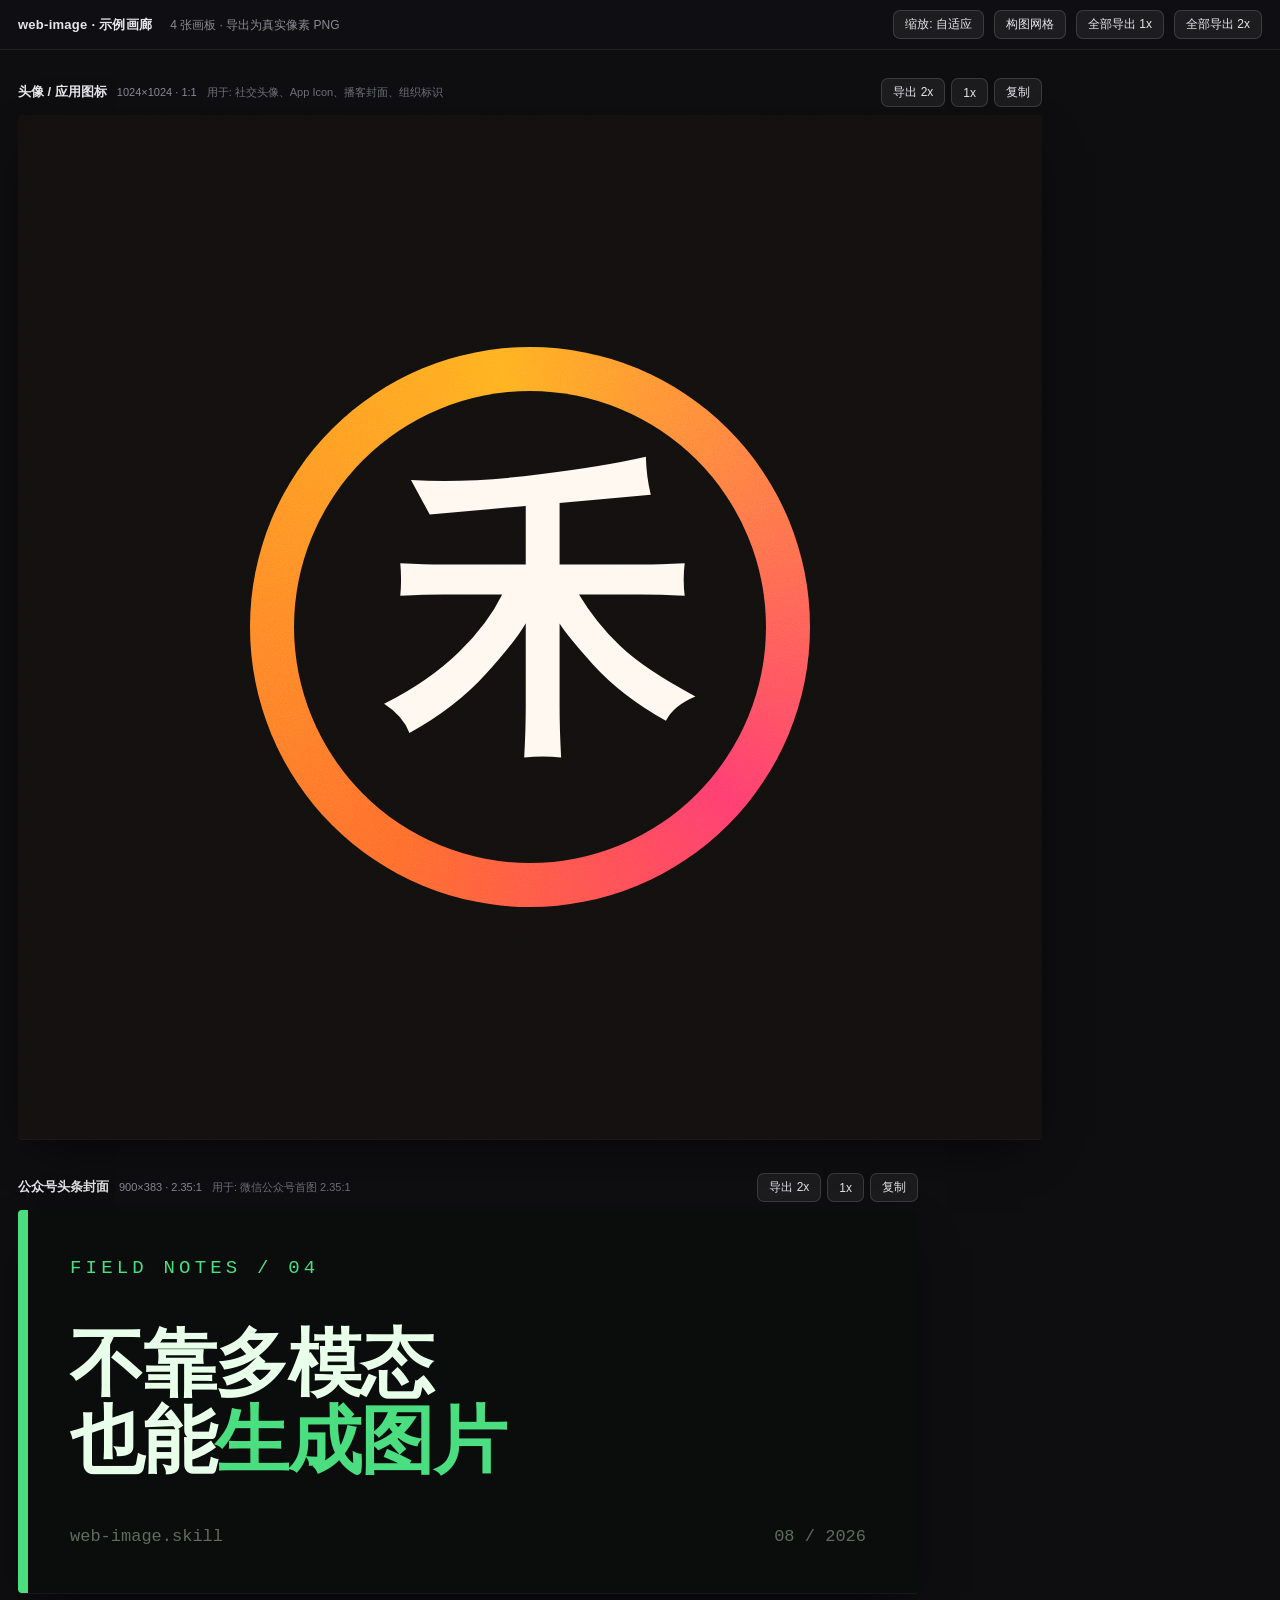
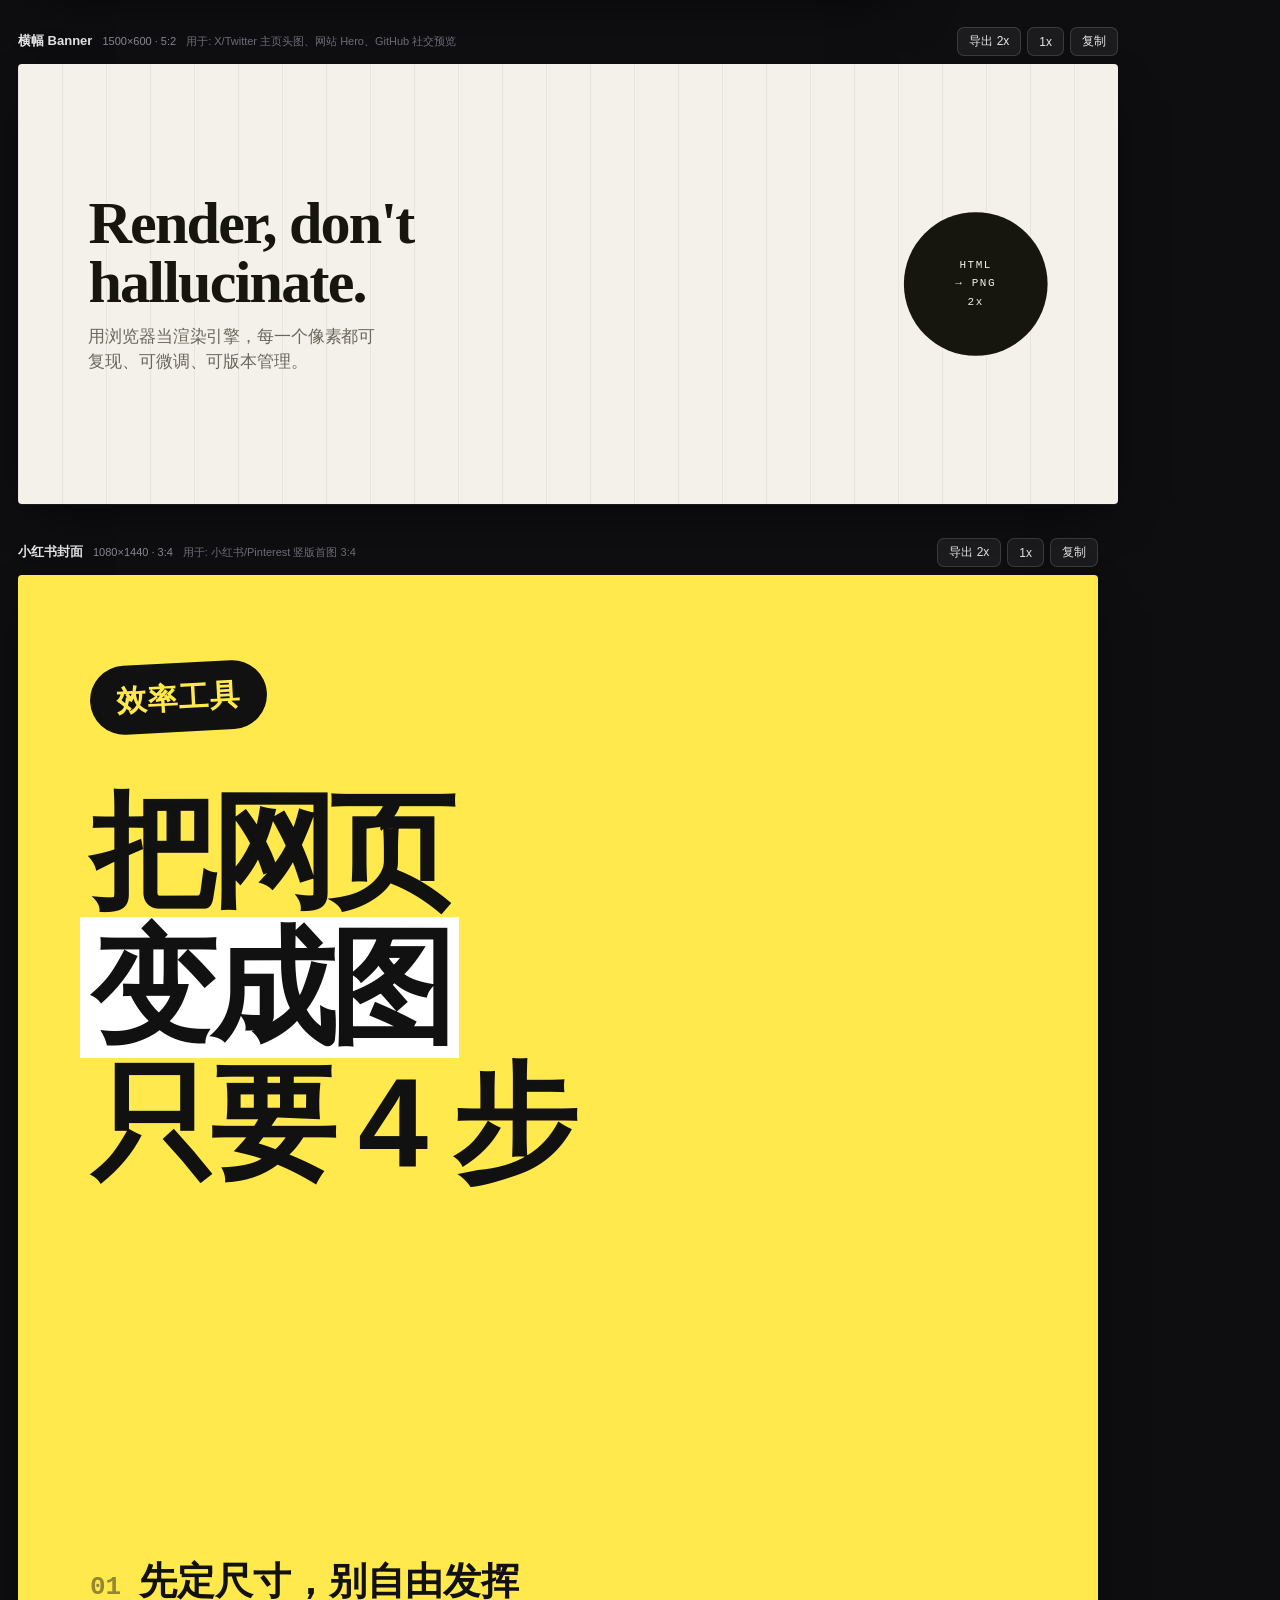
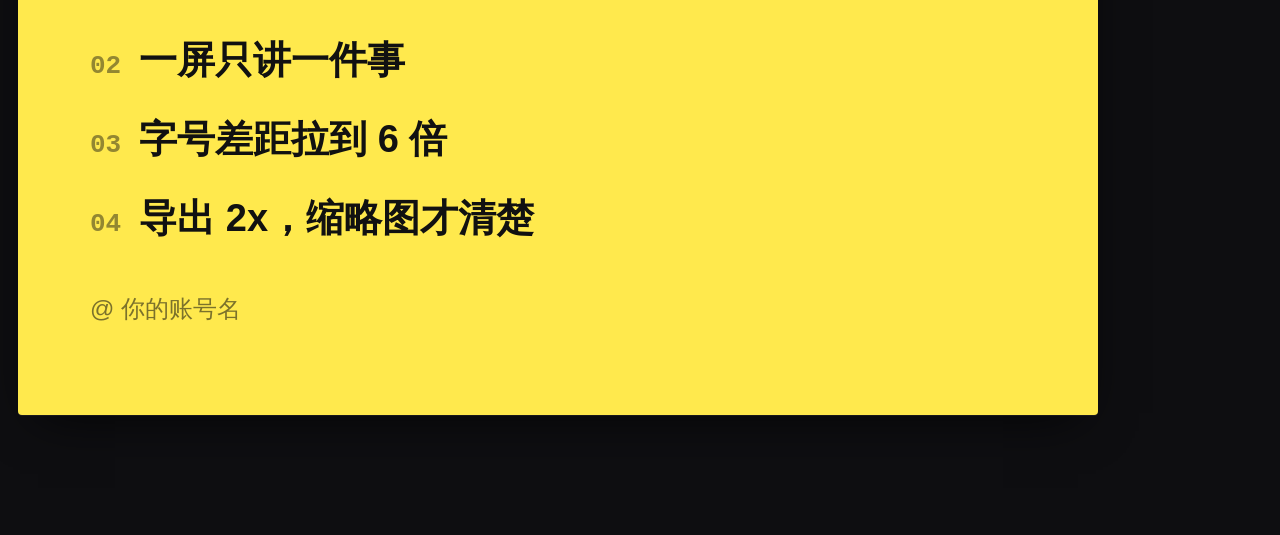
<file: web-image/examples/index.html>
<!doctype html>
<html lang="zh-CN">
<head>
<meta charset="utf-8">
<meta name="viewport" content="width=device-width,initial-scale=1">
<title>web-image · 示例画廊</title>
<link rel="stylesheet" href="../assets/studio.css">
<style>
:root{
  --sans:"PingFang SC","Hiragino Sans GB","Microsoft YaHei",-apple-system,BlinkMacSystemFont,"Segoe UI",sans-serif;
  --serif:"Songti SC","Source Han Serif SC",Georgia,"Times New Roman",serif;
  --mono:"SF Mono",ui-monospace,"JetBrains Mono",Menlo,Consolas,monospace;
}
.board{ font-family:var(--sans); }

/* ---------- 1. 头像 1:1 · 几何字标 ---------- */
.avatar{ background:#12100e; display:grid; place-items:center; }
.avatar .mark{
  width:560px; height:560px; border-radius:50%;
  background:conic-gradient(from 210deg,#ff6b2c,#ffb020 40%,#ff3d6e 78%,#ff6b2c);
  display:grid; place-items:center; position:relative;
}
.avatar .mark::after{
  content:""; position:absolute; inset:44px; border-radius:50%;
  background:#12100e;
}
.avatar .glyph{
  position:relative; z-index:1; font-family:var(--serif); font-weight:700;
  font-size:300px; line-height:1; color:#fff8f0; letter-spacing:-.04em; margin-top:-14px;
}
.avatar .ring{
  position:absolute; inset:150px; border:2px solid rgba(255,255,255,.16); border-radius:50%;
}
.grain{
  position:absolute; inset:0; pointer-events:none; opacity:.5; mix-blend-mode:overlay;
  background-image:url("data:image/svg+xml;utf8,<svg xmlns='http://www.w3.org/2000/svg' width='140' height='140'><filter id='n'><feTurbulence type='fractalNoise' baseFrequency='.85' numOctaves='3'/></filter><rect width='140' height='140' filter='url(%23n)' opacity='.55'/></svg>");
}

/* ---------- 2. 公众号头条封面 2.35:1 · 终端风 ---------- */
.wx{ background:#0b0d0c; color:#e8ffe9; padding:44px 52px; display:flex; flex-direction:column; justify-content:space-between; }
.wx .kicker{ font-family:var(--mono); font-size:19px; letter-spacing:.22em; color:#4ade80; text-transform:uppercase; }
.wx h2{ margin:0; font-size:74px; line-height:1.04; font-weight:800; letter-spacing:-.02em; }
.wx h2 em{ font-style:normal; color:#4ade80; }
.wx .foot{ display:flex; align-items:center; justify-content:space-between; font-family:var(--mono); font-size:17px; color:#5f6b62; }
.wx .bar{ position:absolute; left:0; top:0; bottom:0; width:10px; background:#4ade80; }

/* ---------- 3. X / 网站 Banner 5:2 · 编辑部风 ---------- */
.banner{ background:#f4f1ea; padding:0 96px; display:flex; align-items:center; gap:64px; }
.banner::before{
  content:""; position:absolute; inset:0;
  background:repeating-linear-gradient(to right,rgba(20,20,20,.055) 0 1px,transparent 1px 100%) 0 0/60px 100%;
}
.banner .txt{ position:relative; flex:1; }
.banner h2{ margin:0 0 16px; font-family:var(--serif); font-size:82px; line-height:.98; letter-spacing:-.03em; color:#16160f; }
.banner p{ margin:0; font-size:23px; line-height:1.5; color:#6a675c; max-width:32ch; }
.banner .badge{
  position:relative; flex:none; width:196px; height:196px; border-radius:50%;
  background:#16160f; color:#f4f1ea; display:grid; place-items:center; text-align:center;
  font-family:var(--mono); font-size:15px; letter-spacing:.14em; line-height:1.7;
}

/* ---------- 4. 小红书封面 3:4 · 大字报 ---------- */
.xhs{ background:#ffe94d; padding:88px 72px; display:flex; flex-direction:column; }
.xhs .tag{
  align-self:flex-start; background:#111; color:#ffe94d; font-size:30px; font-weight:700;
  padding:12px 26px; border-radius:999px; transform:rotate(-3deg); letter-spacing:.04em;
}
.xhs h2{
  margin:52px 0 0; font-size:126px; line-height:1.08; font-weight:900;
  letter-spacing:-.05em; color:#111;
}
.xhs h2 mark{ background:#fff; color:#111; padding:0 10px; margin-left:-10px; }
.xhs ul{ margin:auto 0 0; padding-top:40px; padding:0; list-style:none; display:flex; flex-direction:column; gap:22px; }
.xhs li{ font-size:38px; font-weight:600; color:#111; display:flex; gap:18px; align-items:baseline; }
.xhs li b{ font-family:var(--mono); font-size:26px; color:#111; opacity:.45; }
.xhs .sign{ margin-top:44px; font-size:24px; color:#111; opacity:.55; }
</style>
</head>
<body>

<header class="wi-bar">
  <h1>web-image · 示例画廊</h1>
  <span class="wi-note"></span>
  <span class="wi-sp"></span>
  <button class="wi-btn" data-all="zoom">缩放: 自适应</button>
  <button class="wi-btn" data-all="grid">构图网格</button>
  <button class="wi-btn" data-all="1">全部导出 1x</button>
  <button class="wi-btn" data-all="2">全部导出 2x</button>
</header>

<main class="wi-sheet">

  <section class="wi-card" id="avatar" data-w="1024" data-h="1024" data-file="avatar">
    <div class="wi-head"><span class="wi-name">头像 / 应用图标</span>
      <span class="wi-use">用于: 社交头像、App Icon、播客封面、组织标识</span></div>
    <div class="wi-frame"><div class="board avatar">
      <div class="mark"><span class="glyph">禾</span><i class="ring"></i></div>
      <div class="grain"></div>
    </div></div>
  </section>

  <section class="wi-card" id="wechat" data-w="900" data-h="383" data-file="wechat-cover">
    <div class="wi-head"><span class="wi-name">公众号头条封面</span>
      <span class="wi-use">用于: 微信公众号首图 2.35:1</span></div>
    <div class="wi-frame"><div class="board wx">
      <i class="bar"></i>
      <div class="kicker">Field Notes / 04</div>
      <h2>不靠多模态<br>也能<em>生成图片</em></h2>
      <div class="foot"><span>web-image.skill</span><span>08 / 2026</span></div>
    </div></div>
  </section>

  <section class="wi-card" id="banner" data-w="1500" data-h="600" data-file="x-banner">
    <div class="wi-head"><span class="wi-name">横幅 Banner</span>
      <span class="wi-use">用于: X/Twitter 主页头图、网站 Hero、GitHub 社交预览</span></div>
    <div class="wi-frame"><div class="board banner">
      <div class="txt">
        <h2>Render, don't<br>hallucinate.</h2>
        <p>用浏览器当渲染引擎，每一个像素都可复现、可微调、可版本管理。</p>
      </div>
      <div class="badge">HTML<br>→ PNG<br>2x</div>
    </div></div>
  </section>

  <section class="wi-card" id="xhs" data-w="1080" data-h="1440" data-file="xhs-cover">
    <div class="wi-head"><span class="wi-name">小红书封面</span>
      <span class="wi-use">用于: 小红书/Pinterest 竖版首图 3:4</span></div>
    <div class="wi-frame"><div class="board xhs">
      <span class="tag">效率工具</span>
      <h2>把网页<br><mark>变成图</mark><br>只要 4 步</h2>
      <ul>
        <li><b>01</b>先定尺寸，别自由发挥</li>
        <li><b>02</b>一屏只讲一件事</li>
        <li><b>03</b>字号差距拉到 6 倍</li>
        <li><b>04</b>导出 2x，缩略图才清楚</li>
      </ul>
      <div class="sign">@ 你的账号名</div>
    </div></div>
  </section>

</main>

<script src="../assets/export.js"></script>
<script src="../assets/studio.js"></script>
</body>
</html>
</file>
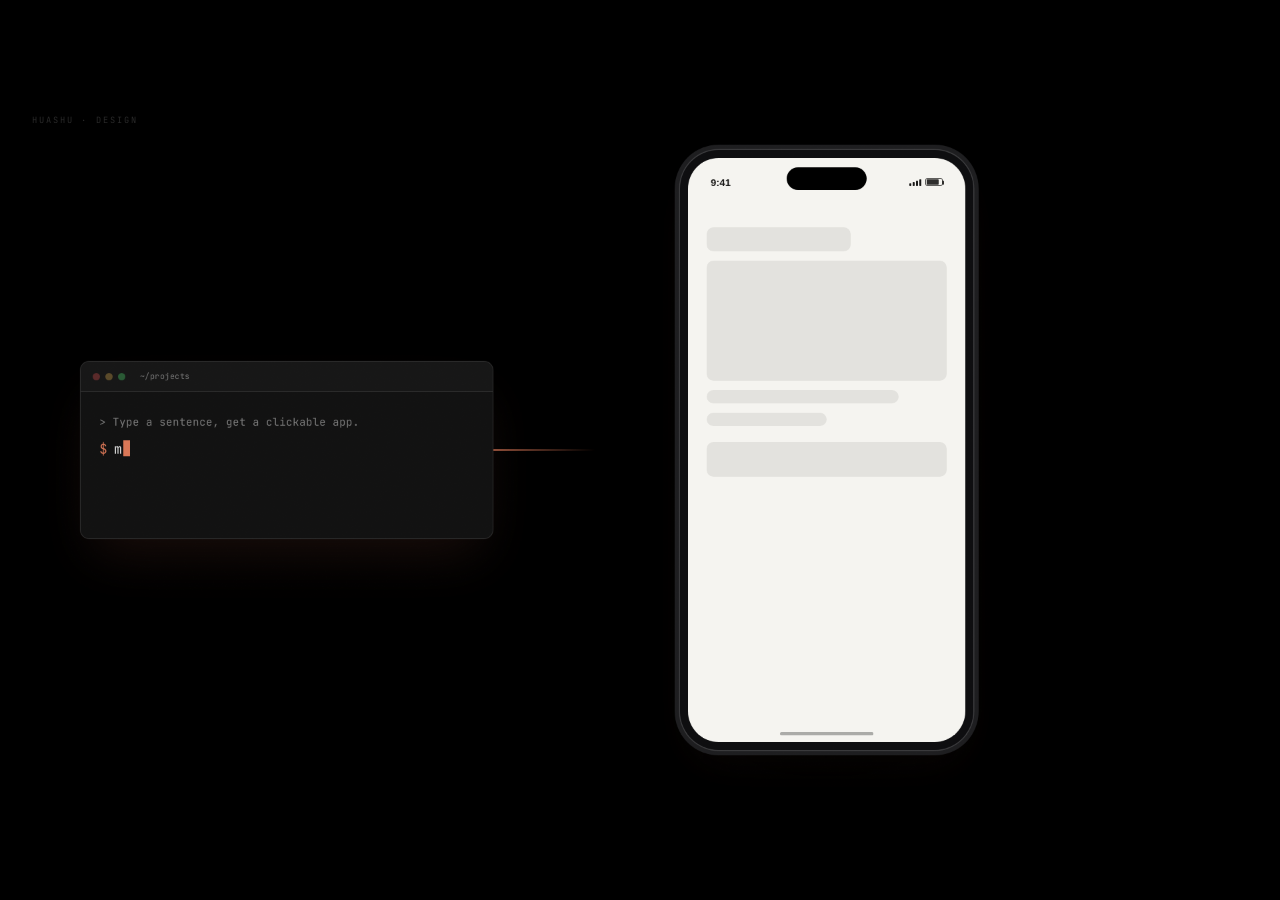
<file: huashu-design/demos/c1-ios-prototype-en.html>
<!doctype html>
<html lang="en">
<head>
<meta charset="utf-8" />
<title>huashu-design V2 · c1-ios-prototype · EN</title>
<link rel="preconnect" href="https://fonts.googleapis.com">
<link rel="preconnect" href="https://fonts.gstatic.com" crossorigin>
<link href="https://fonts.googleapis.com/css2?family=Source+Serif+4:ital,opsz,wght@0,8..60,300..700;1,8..60,300..700&family=Noto+Serif+SC:wght@300;400;500;600&family=Inter:wght@100;200;300;400;500;600;700;800&family=JetBrains+Mono:wght@400;500&display=swap" rel="stylesheet">
<style>
  :root {
    --bg: #000000;
    --ink: #FFFFFF;
    --ink-80: rgba(255,255,255,0.82);
    --ink-60: rgba(255,255,255,0.58);
    --muted: rgba(255,255,255,0.40);
    --dim: rgba(255,255,255,0.18);
    --hairline: rgba(255,255,255,0.12);
    --accent: #D97757;
    --accent-deep: #B85D3D;
    --cd-bg: #F5F4F0;
    --cd-ink: #1A1918;
    --cd-dim: #8B867E;
    --cd-green: #2D4A3A;

    --serif-en: "Source Serif 4", Georgia, serif;
    --serif-cn: "Noto Serif SC", "Songti SC", serif;
    --sans: "Inter", -apple-system, "PingFang SC", sans-serif;
    --mono: "JetBrains Mono", "SF Mono", ui-monospace, monospace;
  }
  html, body {
    margin: 0; padding: 0;
    background: #000;
    overflow: hidden;
    font-family: var(--sans);
    color: var(--ink);
    -webkit-font-smoothing: antialiased;
  }
  * { box-sizing: border-box; }

  .stage {
    position: fixed;
    top: 50%; left: 50%;
    width: 1920px; height: 1080px;
    transform-origin: center center;
    background: var(--bg);
    overflow: hidden;
  }

  /* Film grain */
  .stage::after {
    content: '';
    position: absolute; inset: 0;
    background-image: url("data:image/svg+xml;utf8,<svg xmlns='http://www.w3.org/2000/svg' width='200' height='200'><filter id='n'><feTurbulence type='fractalNoise' baseFrequency='0.9' numOctaves='2' stitchTiles='stitch'/></filter><rect width='200' height='200' filter='url(%23n)' opacity='0.4'/></svg>");
    opacity: 0.02;
    pointer-events: none;
    mix-blend-mode: overlay;
    z-index: 200;
  }

  /* Watermark — always on top, adapts in brand reveal (handled by JS) */
  .watermark {
    position: absolute;
    top: 36px; left: 48px;
    font-family: var(--mono);
    font-size: 13px;
    letter-spacing: 0.2em;
    color: rgba(255,255,255,0.16);
    text-transform: uppercase;
    z-index: 400;
    pointer-events: none;
    transition: color 0.4s;
  }
  .watermark.on-light { color: rgba(26,25,24,0.22); }

  /* ============ Terminal (left) ============ */
  .terminal {
    position: absolute;
    top: 50%;
    left: 120px;
    transform: translateY(-50%);
    width: 620px;
    background: rgba(18, 18, 18, 1);
    border: 1px solid var(--hairline);
    border-radius: 14px;
    overflow: hidden;
    opacity: 0;
    will-change: opacity, transform;
    box-shadow:
      0 0 0 1px rgba(255,255,255,0.02),
      0 40px 80px -20px rgba(217,119,87,0.12);
  }
  .tty-head {
    display: flex; align-items: center; gap: 8px;
    padding: 14px 18px;
    border-bottom: 1px solid var(--hairline);
    background: rgba(255,255,255,0.02);
  }
  .tty-head .d { width: 11px; height: 11px; border-radius: 50%; background: rgba(255,255,255,0.1); }
  .tty-head .d.r { background: #5a2a2a; }
  .tty-head .d.y { background: #5a4a2a; }
  .tty-head .d.g { background: #2a5a35; }
  .tty-head .title {
    margin-left: 14px;
    font-family: var(--mono);
    font-size: 12px;
    color: var(--muted);
    letter-spacing: 0.04em;
  }
  .tty-body {
    padding: 32px 28px;
    font-family: var(--mono);
    font-size: 20px;
    line-height: 1.7;
    color: rgba(255,255,255,0.88);
    min-height: 220px;
  }
  .prompt { color: var(--accent); margin-right: 10px; }
  .comment { color: var(--ink-60); font-size: 16px; margin-bottom: 10px; }
  .typed { white-space: pre; }
  .cursor {
    display: inline-block;
    width: 10px; height: 24px;
    background: var(--accent);
    vertical-align: -4px;
    margin-left: 2px;
    animation: blink 1s steps(2) infinite;
  }
  @keyframes blink { 0%, 50% { opacity: 1; } 50.01%, 100% { opacity: 0; } }

  /* Arrow connector terminal → iPhone */
  .connector {
    position: absolute;
    top: 50%;
    left: 740px;
    width: 160px;
    height: 2px;
    transform: translateY(-50%);
    opacity: 0;
    background: linear-gradient(90deg, var(--accent) 0%, rgba(217,119,87,0) 100%);
    transform-origin: left center;
    will-change: opacity, transform;
  }

  /* ============ iPhone ============ */
  .phone-wrap {
    position: absolute;
    top: 50%;
    left: 1020px;
    transform: translateY(-50%);
    opacity: 0;
    will-change: opacity, transform;
  }
  .phone {
    width: 440px;
    height: 900px;
    background: #0e0e10;
    border-radius: 58px;
    padding: 12px;
    position: relative;
    box-shadow:
      0 0 0 1.5px rgba(255,255,255,0.14),
      0 0 0 8px rgba(30,30,32,1),
      0 80px 160px -20px rgba(0,0,0,0.85),
      0 30px 70px -20px rgba(217,119,87,0.1);
  }
  .phone::before {
    /* subtle metallic ring */
    content: '';
    position: absolute;
    inset: -4px;
    border-radius: 62px;
    background: linear-gradient(135deg, rgba(255,255,255,0.12), rgba(255,255,255,0) 40%, rgba(217,119,87,0.05) 80%, rgba(255,255,255,0.08));
    z-index: -1;
  }
  .screen {
    width: 416px;
    height: 876px;
    border-radius: 46px;
    overflow: hidden;
    position: relative;
    background: #F5F4F0;  /* default: claude mist */
  }
  .screen.dark { background: #0a0a0a; }

  /* Dynamic island */
  .island {
    position: absolute;
    top: 14px;
    left: 50%;
    transform: translateX(-50%);
    width: 120px;
    height: 34px;
    background: #000;
    border-radius: 999px;
    z-index: 30;
  }
  /* Status bar */
  .status-bar {
    position: absolute;
    top: 0; left: 0; right: 0;
    height: 54px;
    display: flex;
    align-items: center;
    justify-content: space-between;
    padding: 18px 34px 0 34px;
    font-family: -apple-system, "SF Pro Text", sans-serif;
    font-size: 15px;
    font-weight: 600;
    z-index: 20;
    pointer-events: none;
    color: inherit;
  }
  .status-bar .icons {
    display: flex; align-items: center; gap: 6px;
  }
  .status-bar .icons .bars {
    display: flex; align-items: flex-end; gap: 2px; height: 11px;
  }
  .status-bar .icons .bars div {
    width: 3px; background: currentColor; border-radius: 1px;
  }
  .status-bar .icons .bat {
    width: 26px; height: 12px;
    border: 1.2px solid currentColor; border-radius: 3px; padding: 1px;
    position: relative;
    opacity: 0.9;
  }
  .status-bar .icons .bat::after {
    content: ''; position: absolute; top: 3px; right: -3px; width: 2px; height: 6px;
    background: currentColor; border-radius: 0 1px 1px 0;
  }
  .status-bar .icons .bat .fill {
    width: 84%; height: 100%; background: currentColor; border-radius: 1px;
  }
  .home-indicator {
    position: absolute;
    bottom: 10px;
    left: 50%;
    transform: translateX(-50%);
    width: 140px;
    height: 5px;
    background: rgba(0,0,0,0.3);
    border-radius: 999px;
    z-index: 10;
  }
  .screen.dark .home-indicator { background: rgba(255,255,255,0.5); }

  /* Content area (below status bar) */
  .content {
    position: absolute;
    top: 64px; left: 0; right: 0; bottom: 30px;
    overflow: hidden;
    z-index: 5;
  }

  /* Screen views */
  .screen-view {
    position: absolute;
    inset: 0;
    opacity: 0;
    will-change: opacity, transform;
  }

  /* 1. Wireframe (ghost) */
  .wire {
    padding: 40px 28px;
  }
  .wire .ghost {
    background: rgba(26, 25, 24, 0.08);
    border-radius: 10px;
    margin-bottom: 14px;
  }
  .wire .g1 { height: 36px; width: 60%; }
  .wire .g2 { height: 180px; }
  .wire .g3 { height: 20px; width: 80%; }
  .wire .g4 { height: 20px; width: 50%; }
  .wire .g5 { height: 52px; margin-top: 24px; }

  /* 2. Home screen — 主屏 · pomodoro */
  .home-screen { padding: 40px 28px; color: var(--cd-ink); }
  .home-screen .kicker {
    font-family: var(--mono);
    font-size: 12px;
    letter-spacing: 0.22em;
    color: var(--cd-dim);
    text-transform: uppercase;
  }
  .home-screen .title {
    font-family: var(--serif-en);
    font-size: 48px;
    font-weight: 300;
    line-height: 1.02;
    margin-top: 14px;
    letter-spacing: -0.035em;
    font-style: italic;
  }
  .home-screen .time-big {
    margin-top: 50px;
    font-family: var(--serif-en);
    font-size: 168px;
    font-weight: 200;
    line-height: 0.95;
    letter-spacing: -0.04em;
    color: var(--cd-ink);
  }
  .home-screen .time-big .sep { color: var(--accent); }
  .home-screen .sub {
    font-family: var(--sans);
    font-size: 15px;
    color: var(--cd-dim);
    margin-top: 18px;
    letter-spacing: 0.02em;
  }
  .home-screen .cta {
    margin-top: 64px;
    height: 62px;
    background: var(--cd-ink);
    color: #fff;
    border-radius: 999px;
    display: flex; align-items: center; justify-content: center;
    font-family: var(--sans);
    font-size: 17px;
    font-weight: 500;
    letter-spacing: 0.04em;
    position: relative;
  }
  .home-screen .cta::before {
    content: '';
    width: 0; height: 0;
    border-left: 10px solid #fff;
    border-top: 7px solid transparent;
    border-bottom: 7px solid transparent;
    margin-right: 10px;
  }

  /* 3. Timer · 计时 · ring */
  .timer-screen {
    padding: 40px 28px;
    color: var(--cd-ink);
    text-align: center;
  }
  .timer-screen .phase {
    font-family: var(--mono);
    font-size: 12px;
    letter-spacing: 0.24em;
    color: var(--accent);
    text-transform: uppercase;
    text-align: left;
  }
  .ring-wrap {
    margin: 80px auto 0;
    width: 320px; height: 320px;
    position: relative;
  }
  .ring-wrap svg {
    width: 100%; height: 100%;
    transform: rotate(-90deg);
  }
  .ring-wrap .bg-ring {
    fill: none; stroke: rgba(26,25,24,0.08); stroke-width: 14;
  }
  .ring-wrap .fg-ring {
    fill: none; stroke: #D97757; stroke-width: 14; stroke-linecap: round;
    stroke-dasharray: 880;
    stroke-dashoffset: 880;
  }
  .ring-wrap .ring-label {
    position: absolute;
    top: 50%; left: 50%;
    transform: translate(-50%, -50%);
    text-align: center;
  }
  .ring-wrap .rl-time {
    font-family: var(--serif-en);
    font-size: 86px;
    font-weight: 200;
    line-height: 1;
    letter-spacing: -0.03em;
    color: var(--cd-ink);
  }
  .ring-wrap .rl-tag {
    margin-top: 10px;
    font-family: var(--mono);
    font-size: 12px;
    letter-spacing: 0.2em;
    color: var(--cd-dim);
    text-transform: uppercase;
  }
  .timer-screen .actions {
    margin-top: 60px;
    display: flex; gap: 14px; justify-content: center;
  }
  .timer-screen .act-btn {
    padding: 14px 32px;
    border-radius: 999px;
    background: rgba(26,25,24,0.05);
    font-family: var(--sans);
    font-size: 14px;
    font-weight: 500;
    color: var(--cd-ink);
    letter-spacing: 0.04em;
    border: 1px solid rgba(26,25,24,0.08);
  }
  .timer-screen .act-btn.primary {
    background: var(--cd-ink);
    color: #fff;
    border-color: transparent;
  }

  /* 4. Stats · 统计 · bar chart */
  .stats-screen { padding: 40px 28px; color: var(--cd-ink); }
  .stats-screen .stats-label {
    font-family: var(--mono);
    font-size: 12px;
    letter-spacing: 0.24em;
    color: var(--cd-dim);
    text-transform: uppercase;
  }
  .stats-screen .stats-hero {
    font-family: var(--serif-en);
    font-size: 120px;
    font-weight: 200;
    line-height: 1;
    letter-spacing: -0.04em;
    margin-top: 10px;
  }
  .stats-screen .stats-hero .unit {
    font-size: 28px;
    color: var(--cd-dim);
    margin-left: 8px;
    font-weight: 300;
  }
  .stats-screen .stats-sub {
    font-family: var(--sans);
    font-size: 14px;
    color: var(--cd-dim);
    margin-top: 6px;
    letter-spacing: 0.02em;
  }
  .chart {
    margin-top: 52px;
    display: flex;
    gap: 10px;
    align-items: flex-end;
    height: 200px;
    padding: 0 4px;
  }
  .chart .bar {
    flex: 1;
    background: var(--accent);
    border-radius: 6px 6px 0 0;
    opacity: 0.85;
    transform-origin: bottom;
    will-change: transform;
  }
  .chart .bar.dim { background: rgba(26,25,24,0.15); }
  .chart-x {
    display: flex;
    justify-content: space-between;
    margin-top: 12px;
    font-family: var(--mono);
    font-size: 10px;
    color: var(--cd-dim);
    letter-spacing: 0.08em;
    padding: 0 4px;
  }

  /* 5. Settings · 设置 · list */
  .settings-screen { padding: 40px 28px; color: var(--cd-ink); }
  .settings-screen .title-row {
    font-family: var(--serif-en);
    font-size: 48px;
    font-weight: 300;
    letter-spacing: -0.035em;
    font-style: italic;
  }
  .settings-screen .list {
    margin-top: 40px;
    background: #FFFFFF;
    border-radius: 14px;
    overflow: hidden;
    border: 1px solid rgba(26,25,24,0.06);
  }
  .settings-screen .row {
    padding: 22px 24px;
    display: flex;
    align-items: center;
    justify-content: space-between;
    border-bottom: 1px solid rgba(26,25,24,0.06);
  }
  .settings-screen .row:last-child { border-bottom: none; }
  .settings-screen .row .k {
    font-family: var(--sans);
    font-size: 16px;
    color: var(--cd-ink);
  }
  .settings-screen .row .v {
    font-family: var(--mono);
    font-size: 13px;
    color: var(--cd-dim);
    letter-spacing: 0.04em;
  }
  .toggle {
    width: 48px; height: 28px;
    border-radius: 999px;
    background: var(--cd-green);
    position: relative;
  }
  .toggle::after {
    content: ''; position: absolute;
    top: 3px; right: 3px;
    width: 22px; height: 22px;
    background: #fff;
    border-radius: 50%;
    box-shadow: 0 1px 2px rgba(0,0,0,0.15);
  }
  .toggle.off { background: rgba(26,25,24,0.15); }
  .toggle.off::after { left: 3px; right: auto; }

  /* Tab bar (bottom of home-like screens) */
  .tab-bar {
    position: absolute;
    bottom: 30px; left: 28px; right: 28px;
    height: 58px;
    background: #FFFFFF;
    border-radius: 999px;
    border: 1px solid rgba(26,25,24,0.08);
    display: flex;
    justify-content: space-around;
    align-items: center;
    padding: 0 14px;
    box-shadow: 0 10px 28px -10px rgba(0,0,0,0.15);
  }
  .tab-bar .tab {
    display: flex;
    flex-direction: column;
    align-items: center;
    gap: 2px;
    font-family: var(--mono);
    font-size: 10px;
    color: var(--cd-dim);
    letter-spacing: 0.1em;
    text-transform: uppercase;
    padding: 8px 14px;
    border-radius: 999px;
  }
  .tab-bar .tab.active {
    background: var(--cd-ink);
    color: #fff;
  }
  .tab-bar .tab .ico {
    width: 18px; height: 18px;
    border-radius: 4px;
    background: currentColor;
    opacity: 0.9;
    margin-bottom: 3px;
  }

  /* Finger / tap */
  .tap {
    position: absolute;
    z-index: 40;
    width: 64px; height: 64px;
    pointer-events: none;
    opacity: 0;
    will-change: opacity, transform;
  }
  .tap .core {
    position: absolute;
    inset: 18px;
    background: rgba(217, 119, 87, 0.85);
    border-radius: 50%;
    box-shadow: 0 0 0 2px rgba(255,255,255,0.5), 0 0 24px rgba(217,119,87,0.5);
  }
  .tap .ring {
    position: absolute;
    inset: 0;
    border: 2px solid rgba(217,119,87,0.6);
    border-radius: 50%;
    animation: tapring 0.6s ease-out;
  }
  @keyframes tapring {
    0% { transform: scale(0.4); opacity: 1; }
    100% { transform: scale(1.3); opacity: 0; }
  }

  /* ============ Brand Reveal ============ */
  .brand-wall {
    position: absolute;
    inset: 0;
    background: var(--cd-bg);
    z-index: 300;
    opacity: 0;
    transform: translateY(100%);
    will-change: transform, opacity;
    display: flex;
    flex-direction: column;
    align-items: center;
    justify-content: center;
  }
  .brand-wordmark {
    font-family: var(--serif-en);
    font-size: 132px;
    font-weight: 200;
    color: var(--cd-ink);
    letter-spacing: -0.04em;
    line-height: 1;
    opacity: 0;
    transform: scale(0.92);
    will-change: opacity, transform;
  }
  .brand-wordmark .dot { color: var(--accent); padding: 0 10px; font-weight: 300; }
  .brand-underline {
    margin-top: 28px;
    height: 2px;
    width: 0;
    background: var(--accent);
    will-change: width;
  }
  .brand-cn {
    margin-top: 30px;
    font-family: var(--serif-en);
    font-style: italic;
    font-size: 22px;
    font-weight: 300;
    color: var(--cd-dim);
    letter-spacing: 0.12em;
    opacity: 0;
    will-change: opacity;
  }
</style>
</head>
<body>

<div class="stage" id="stage">

  <div class="watermark">HUASHU · DESIGN</div>

  <!-- Terminal -->
  <div class="terminal" id="terminal">
    <div class="tty-head">
      <div class="d r"></div>
      <div class="d y"></div>
      <div class="d g"></div>
      <div class="title">~/projects</div>
    </div>
    <div class="tty-body">
      <div class="comment" id="comment" style="opacity:0">&gt; Type a sentence, get a clickable app.</div>
      <div style="margin-top:6px">
        <span class="prompt">$</span><span class="typed" id="typed"></span><span class="cursor" id="ttyCursor"></span>
      </div>
    </div>
  </div>

  <div class="connector" id="connector"></div>

  <!-- Phone -->
  <div class="phone-wrap" id="phoneWrap">
    <div class="phone">
      <div class="screen" id="screen">

        <!-- Status bar -->
        <div class="status-bar" id="statusBar" style="color:#1A1918">
          <span>9:41</span>
          <div class="icons">
            <div class="bars">
              <div style="height:4px"></div>
              <div style="height:6px"></div>
              <div style="height:8px"></div>
              <div style="height:10px"></div>
            </div>
            <div class="bat"><div class="fill"></div></div>
          </div>
        </div>

        <div class="island"></div>

        <div class="content">

          <!-- 1. Wireframe -->
          <div class="screen-view" id="view-wire">
            <div class="wire">
              <div class="ghost g1"></div>
              <div class="ghost g2"></div>
              <div class="ghost g3"></div>
              <div class="ghost g4"></div>
              <div class="ghost g5"></div>
            </div>
          </div>

          <!-- 2. Home -->
          <div class="screen-view" id="view-home">
            <div class="home-screen">
              <div class="kicker">POMODORO</div>
              <div class="title">Next up.</div>
              <div class="time-big">25<span class="sep">:</span>00</div>
              <div class="sub">Write one section. Rest five minutes.</div>
              <div class="cta">Focus now</div>
            </div>
          </div>

          <!-- 3. Timer -->
          <div class="screen-view" id="view-timer">
            <div class="timer-screen">
              <div class="phase">FOCUS · ROUND 1</div>
              <div class="ring-wrap">
                <svg viewBox="0 0 320 320">
                  <circle class="bg-ring" cx="160" cy="160" r="140"/>
                  <circle class="fg-ring" id="fgRing" cx="160" cy="160" r="140"/>
                </svg>
                <div class="ring-label">
                  <div class="rl-time" id="ringTime">24:12</div>
                  <div class="rl-tag">REMAINING</div>
                </div>
              </div>
              <div class="actions">
                <div class="act-btn">Pause</div>
                <div class="act-btn primary">Skip</div>
              </div>
            </div>
          </div>

          <!-- 4. Stats -->
          <div class="screen-view" id="view-stats">
            <div class="stats-screen">
              <div class="stats-label">THIS WEEK</div>
              <div class="stats-hero">23<span class="unit">rounds</span></div>
              <div class="stats-sub">+5 from last week</div>
              <div class="chart" id="chart">
                <div class="bar dim" style="height:30%"></div>
                <div class="bar" style="height:52%"></div>
                <div class="bar" style="height:70%"></div>
                <div class="bar" style="height:42%"></div>
                <div class="bar" style="height:86%"></div>
                <div class="bar" style="height:95%"></div>
                <div class="bar" style="height:64%"></div>
              </div>
              <div class="chart-x">
                <span>M</span><span>T</span><span>W</span><span>T</span><span>F</span><span>S</span><span>S</span>
              </div>
            </div>
          </div>

          <!-- 5. Settings -->
          <div class="screen-view" id="view-settings">
            <div class="settings-screen">
              <div class="title-row">Settings</div>
              <div class="list">
                <div class="row">
                  <span class="k">Focus length</span>
                  <span class="v">25 MIN</span>
                </div>
                <div class="row">
                  <span class="k">White noise</span>
                  <div class="toggle"></div>
                </div>
                <div class="row">
                  <span class="k">Ring alert</span>
                  <div class="toggle off"></div>
                </div>
                <div class="row">
                  <span class="k">Theme</span>
                  <span class="v">CLAUDE MIST</span>
                </div>
              </div>
            </div>
          </div>

          <!-- Tab bar (shared, appears on home/stats/settings) -->
          <div class="tab-bar" id="tabBar" style="display:none">
            <div class="tab active" data-tab="home">
              <div class="ico"></div>
              <span>HOME</span>
            </div>
            <div class="tab" data-tab="timer">
              <div class="ico"></div>
              <span>TIMER</span>
            </div>
            <div class="tab" data-tab="stats">
              <div class="ico"></div>
              <span>STATS</span>
            </div>
            <div class="tab" data-tab="settings">
              <div class="ico"></div>
              <span>SET</span>
            </div>
          </div>

        </div>

        <div class="home-indicator"></div>

        <!-- Tap overlay (inside screen so z-index > content) -->
        <div class="tap" id="tap">
          <div class="ring"></div>
          <div class="core"></div>
        </div>

      </div>
    </div>
  </div>

  <!-- Brand reveal -->
  <div class="brand-wall" id="brandWall">
    <div class="brand-wordmark" id="brandWord">huashu<span class="dot">·</span>design</div>
    <div class="brand-underline" id="brandLine"></div>
    <div class="brand-cn" id="brandCn">Say it. Get an app.</div>
  </div>

</div>

<script>
(() => {
  // ── Scale to viewport (1920×1080 canvas) ─────────────────────────
  function fit() {
    const stage = document.getElementById('stage');
    const s = Math.min(window.innerWidth / 1920, window.innerHeight / 1080);
    stage.style.transform = `translate(-50%, -50%) scale(${s})`;
  }
  fit();
  window.addEventListener('resize', fit);

  // ── Easing ───────────────────────────────────────────────────────
  const expoOut = t => (t <= 0 ? 0 : t >= 1 ? 1 : 1 - Math.pow(2, -10 * t));
  const expoIn  = t => (t <= 0 ? 0 : t >= 1 ? 1 : Math.pow(2, 10 * (t - 1)));
  const cubicInOut = t => t < 0.5 ? 4*t*t*t : 1 - Math.pow(-2*t+2, 3)/2;
  const cubicOut = t => 1 - Math.pow(1 - t, 3);
  const clamp = (v, a, b) => Math.max(a, Math.min(b, v));
  const lerp = (a, b, t) => a + (b - a) * t;

  // Animate a value by requestAnimationFrame between timeline markers
  function seg(t, start, end) {
    return clamp((t - start) / (end - start), 0, 1);
  }

  // ── Elements ─────────────────────────────────────────────────────
  const el = (id) => document.getElementById(id);
  const terminal = el('terminal');
  const comment  = el('comment');
  const typed    = el('typed');
  const ttyCursor = el('ttyCursor');
  const connector = el('connector');
  const phoneWrap = el('phoneWrap');
  const views = {
    wire: el('view-wire'),
    home: el('view-home'),
    timer: el('view-timer'),
    stats: el('view-stats'),
    settings: el('view-settings'),
  };
  const tap = el('tap');
  const tabBar = el('tabBar');
  const fgRing = el('fgRing');
  const ringTime = el('ringTime');
  const brandWall = el('brandWall');
  const brandWord = el('brandWord');
  const brandLine = el('brandLine');
  const brandCn = el('brandCn');

  // Typing text
  const typeStr = 'make pomodoro app';
  function setTyping(progress) {
    const n = Math.floor(typeStr.length * progress);
    typed.textContent = typeStr.slice(0, n);
  }

  // Show/hide views — hard swap (no cross-fade overlap)
  function showView(name) {
    Object.keys(views).forEach(k => {
      const isActive = (k === name);
      views[k].style.opacity = isActive ? '1' : '0';
      views[k].style.visibility = isActive ? 'visible' : 'hidden';
      views[k].style.transform = isActive ? 'translateY(0)' : 'translateY(0)';
      views[k].style.transition = isActive ? 'opacity 0.22s ease-out' : 'none';
    });
  }

  // Active tab
  function setActiveTab(name) {
    document.querySelectorAll('.tab-bar .tab').forEach(t => {
      t.classList.toggle('active', t.dataset.tab === name);
    });
  }

  // Play tap at screen coords (relative to .screen: 416×876)
  function playTap(x, y) {
    tap.style.left = (x - 32) + 'px';
    tap.style.top = (y - 32) + 'px';
    tap.style.opacity = '1';
    // restart keyframe animation
    const ring = tap.querySelector('.ring');
    ring.style.animation = 'none';
    ring.offsetHeight; // reflow
    ring.style.animation = '';
    // fade out
    setTimeout(() => { tap.style.opacity = '0'; }, 550);
  }

  // ── SFX via WebAudio ─────────────────────────────────────────────
  let audioCtx = null;
  function ac() {
    if (!audioCtx) {
      try { audioCtx = new (window.AudioContext || window.webkitAudioContext)(); } catch(e){}
    }
    return audioCtx;
  }
  function sfxClick(vol = 0.16) {
    const c = ac(); if (!c) return;
    const o = c.createOscillator();
    const g = c.createGain();
    o.type = 'square';
    o.frequency.setValueAtTime(1200, c.currentTime);
    o.frequency.exponentialRampToValueAtTime(500, c.currentTime + 0.04);
    g.gain.setValueAtTime(vol, c.currentTime);
    g.gain.exponentialRampToValueAtTime(0.001, c.currentTime + 0.05);
    o.connect(g); g.connect(c.destination);
    o.start(); o.stop(c.currentTime + 0.06);
  }
  function sfxEnter() {
    const c = ac(); if (!c) return;
    const o = c.createOscillator();
    const g = c.createGain();
    o.type = 'sine';
    o.frequency.setValueAtTime(180, c.currentTime);
    o.frequency.exponentialRampToValueAtTime(440, c.currentTime + 0.25);
    g.gain.setValueAtTime(0.22, c.currentTime);
    g.gain.exponentialRampToValueAtTime(0.001, c.currentTime + 0.3);
    o.connect(g); g.connect(c.destination);
    o.start(); o.stop(c.currentTime + 0.32);
  }
  function sfxChime() {
    const c = ac(); if (!c) return;
    [523.25, 783.99].forEach((f, i) => {
      const o = c.createOscillator();
      const g = c.createGain();
      o.type = 'sine';
      o.frequency.value = f;
      g.gain.setValueAtTime(0, c.currentTime + i * 0.08);
      g.gain.linearRampToValueAtTime(0.18, c.currentTime + i * 0.08 + 0.04);
      g.gain.exponentialRampToValueAtTime(0.001, c.currentTime + i * 0.08 + 1.2);
      o.connect(g); g.connect(c.destination);
      o.start(c.currentTime + i * 0.08);
      o.stop(c.currentTime + i * 0.08 + 1.25);
    });
  }

  // ── Timeline ─────────────────────────────────────────────────────
  const DURATION = 10.0;

  const sfxFired = new Set();
  function fireOnce(id, fn) {
    if (sfxFired.has(id)) return;
    sfxFired.add(id);
    fn();
  }

  // Screen switch schedule (within Beat 2, 2.0s → 8.0s)
  // Tap coords are relative to the 416×876 .screen
  const schedule = [
    { t: 2.0, view: 'wire',     tabIco: null,       tap: null },
    { t: 3.1, view: 'home',     tabIco: 'home',     tap: null },                 // home materializes (no tap — it's the fill moment)
    { t: 4.4, view: 'timer',    tabIco: 'timer',    tap: {x: 208, y: 624} },     // tap "开始专注" CTA
    { t: 6.3, view: 'stats',    tabIco: 'stats',    tap: {x: 300, y: 810} },     // tap stats tab
    { t: 7.5, view: 'settings', tabIco: 'settings', tap: {x: 370, y: 810} },     // tap settings tab
  ];
  let scheduleIdx = 0;

  let startTime = null;
  let raf = null;

  function tick(now) {
    if (!startTime) startTime = now;
    const t = (now - startTime) / 1000;

    // ── Beat 1: 0-2s ─────────────────────────────────────────
    // Terminal fade in (0 → 0.4s)
    {
      const k = expoOut(seg(t, 0.0, 0.4));
      terminal.style.opacity = k;
      terminal.style.transform = `translateY(-50%) translateX(${lerp(-30, 0, k)}px)`;
    }
    // iPhone fade in (0.2 → 0.9s)
    {
      const k = expoOut(seg(t, 0.2, 0.9));
      phoneWrap.style.opacity = k;
      phoneWrap.style.transform = `translateY(-50%) translateX(${lerp(60, 0, k)}px) scale(${lerp(0.96, 1, k)})`;
      if (t > 0.25) fireOnce('enter', sfxEnter);
    }
    // Connector fade
    {
      const k = expoOut(seg(t, 0.7, 1.2));
      connector.style.opacity = k;
      connector.style.transform = `translateY(-50%) scaleX(${k})`;
    }
    // Comment
    {
      const k = expoOut(seg(t, 0.8, 1.2));
      comment.style.opacity = k * 0.82;
    }
    // Typing (0.6 → 1.9s)
    {
      const k = cubicInOut(seg(t, 0.6, 1.9));
      setTyping(k);
      // key click SFX at certain progress points
      if (t > 0.8 && t < 1.85) {
        const charsShown = Math.floor(typeStr.length * k);
        const key = 'typ' + charsShown;
        if (!sfxFired.has(key) && charsShown > 0 && charsShown % 3 === 0) {
          fireOnce(key, () => sfxClick(0.08));
        }
      }
    }
    // Hide cursor when typing done
    ttyCursor.style.opacity = t > 1.85 ? '0' : '1';

    // ── Beat 2: 2-8s ─────────────────────────────────────────
    // Execute scheduled screen transitions
    while (scheduleIdx < schedule.length && t >= schedule[scheduleIdx].t) {
      const s = schedule[scheduleIdx];
      showView(s.view);
      // status bar color: dark-text on light screens, but wire also light, keep dark
      if (s.view === 'wire') {
        tabBar.style.display = 'none';
      } else {
        tabBar.style.display = 'flex';
        setActiveTab(s.tabIco);
      }
      if (s.tap) {
        // small delay so tap appears at moment of switch
        setTimeout(() => playTap(s.tap.x, s.tap.y), 120);
        if (s.view !== 'wire') fireOnce('click_' + s.view, () => sfxClick(0.18));
      }
      scheduleIdx++;
    }

    // Timer ring animation: once timer appears (4.4s), animate ring from empty → 42% filled
    if (t >= 4.4 && t < 6.3) {
      const ringT = clamp((t - 4.5) / 1.2, 0, 1);
      const fillPct = expoOut(ringT) * 0.42;
      const offset = 880 * (1 - fillPct);
      // Set as both style AND attr so neither overrides the other
      fgRing.style.strokeDashoffset = offset;
      fgRing.setAttribute('stroke-dashoffset', offset);
      // Count down visually: 24:12 → 14:03
      const mins = Math.floor(lerp(24, 14, expoOut(ringT)));
      const secs = Math.floor(lerp(12, 3, expoOut(ringT)));
      ringTime.textContent = String(mins).padStart(2,'0') + ':' + String(secs).padStart(2,'0');
    }

    // ── Beat 3: 8-10s ────────────────────────────────────────
    // Phone + terminal fade out fast (7.5 → 7.9) so wall doesn't guillotine
    if (t >= 7.5) {
      const k = cubicOut(seg(t, 7.5, 7.9));
      phoneWrap.style.opacity = String(1 - k);
      phoneWrap.style.transform = `translateY(-50%) scale(${lerp(1, 0.94, k)})`;
      terminal.style.opacity = String(1 - k);
      terminal.style.transform = `translateY(-50%) scale(${lerp(1, 0.96, k)})`;
      connector.style.opacity = String(1 - k);
    }
    // Brand wall slides up (7.9 → 8.6) — starts AFTER phone is gone
    {
      const k = expoOut(seg(t, 7.9, 8.6));
      brandWall.style.transform = `translateY(${lerp(100, 0, k)}%)`;
      brandWall.style.opacity = k > 0 ? '1' : '0';
      const watermark = document.querySelector('.watermark');
      if (k > 0.6) watermark.classList.add('on-light');
      else watermark.classList.remove('on-light');
    }
    // Wordmark appears
    {
      const k = expoOut(seg(t, 8.5, 9.2));
      brandWord.style.opacity = k;
      brandWord.style.transform = `scale(${lerp(0.92, 1, k)})`;
      if (t > 8.55) fireOnce('chime', sfxChime);
    }
    // Underline
    {
      const k = expoOut(seg(t, 9.0, 9.6));
      brandLine.style.width = (280 * k) + 'px';
    }
    // CN label
    {
      const k = cubicOut(seg(t, 9.3, 9.9));
      brandCn.style.opacity = k * 0.9;
    }

    if (t < DURATION) {
      raf = requestAnimationFrame(tick);
    } else {
      // Hold final frame
      if (!window.__recording) {
        // loop for preview
        setTimeout(() => {
          startTime = null;
          scheduleIdx = 0;
          sfxFired.clear();
          // Reset views
          showView('wire');
          tabBar.style.display = 'none';
          fgRing.style.strokeDashoffset = 880;
          fgRing.setAttribute('stroke-dashoffset', 880);
          ringTime.textContent = '24:12';
          // Reset brand
          brandWall.style.transform = 'translateY(100%)';
          brandWall.style.opacity = '0';
          brandWord.style.opacity = '0';
          brandWord.style.transform = 'scale(0.92)';
          brandLine.style.width = '0';
          brandCn.style.opacity = '0';
          // Reset terminal typing
          typed.textContent = '';
          ttyCursor.style.opacity = '1';
          comment.style.opacity = '0';
          terminal.style.opacity = '0';
          phoneWrap.style.opacity = '0';
          connector.style.opacity = '0';
          document.querySelector('.watermark').classList.remove('on-light');
          raf = requestAnimationFrame(tick);
        }, 600);
      }
    }
  }

  // seek(0) helper for render-video.js
  window.__seek = function(s) {
    startTime = performance.now() - s * 1000;
  };

  // Initial state
  showView('wire');
  tabBar.style.display = 'none';

  // Wait for fonts, then start animation
  (document.fonts ? document.fonts.ready : Promise.resolve()).then(() => {
    requestAnimationFrame((now) => {
      startTime = now;
      window.__ready = true;
      raf = requestAnimationFrame(tick);
    });
  });
})();
</script>

</body>
</html>
</file>
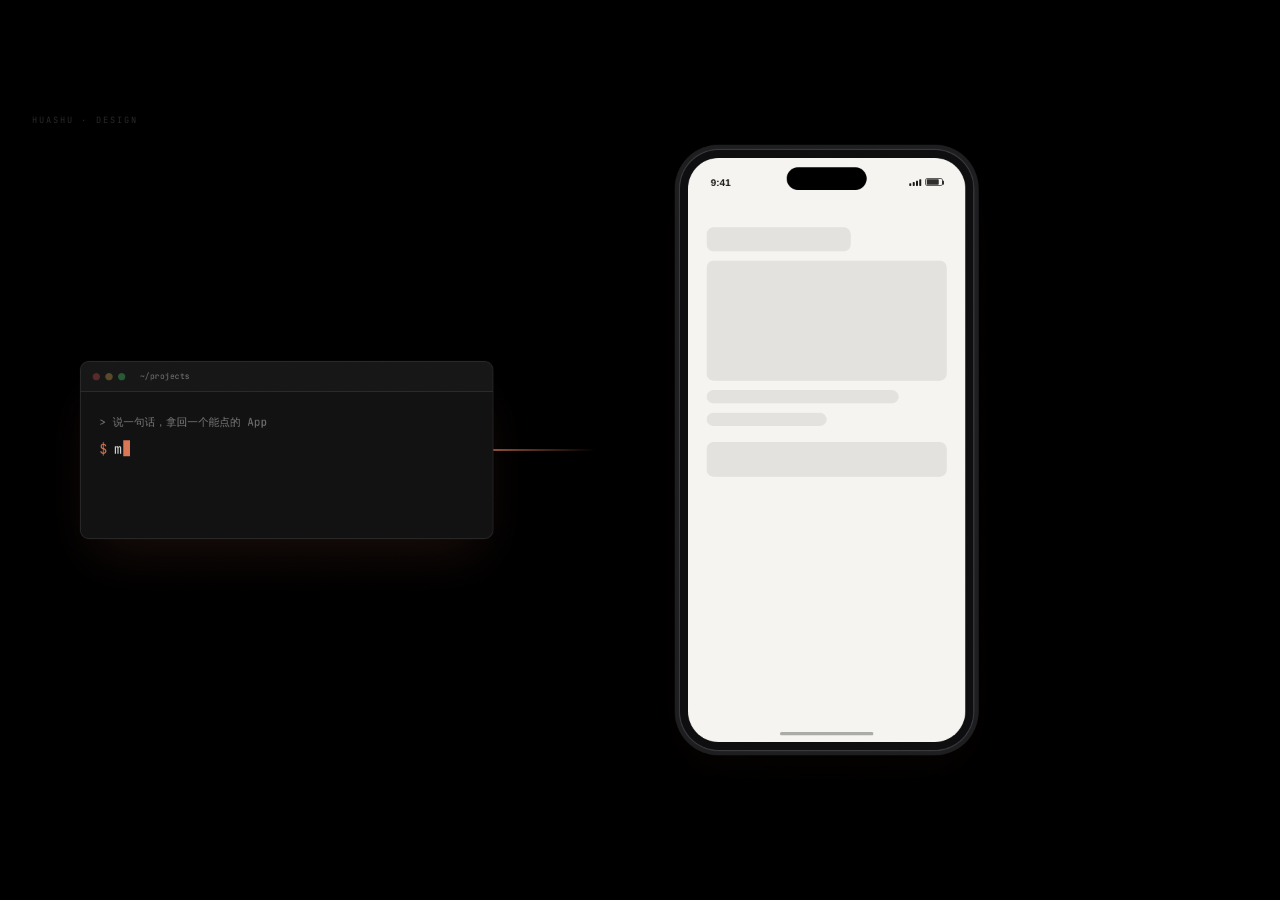
<file: huashu-design/demos/c1-ios-prototype.html>
<!doctype html>
<html lang="zh-Hans">
<head>
<meta charset="utf-8" />
<title>huashu-design V2 · c1-ios-prototype · 中文版</title>
<link rel="preconnect" href="https://fonts.googleapis.com">
<link rel="preconnect" href="https://fonts.gstatic.com" crossorigin>
<link href="https://fonts.googleapis.com/css2?family=Source+Serif+4:ital,opsz,wght@0,8..60,300..700;1,8..60,300..700&family=Noto+Serif+SC:wght@300;400;500;600&family=Inter:wght@100;200;300;400;500;600;700;800&family=JetBrains+Mono:wght@400;500&display=swap" rel="stylesheet">
<style>
  :root {
    --bg: #000000;
    --ink: #FFFFFF;
    --ink-80: rgba(255,255,255,0.82);
    --ink-60: rgba(255,255,255,0.58);
    --muted: rgba(255,255,255,0.40);
    --dim: rgba(255,255,255,0.18);
    --hairline: rgba(255,255,255,0.12);
    --accent: #D97757;
    --accent-deep: #B85D3D;
    --cd-bg: #F5F4F0;
    --cd-ink: #1A1918;
    --cd-dim: #8B867E;
    --cd-green: #2D4A3A;

    --serif-en: "Source Serif 4", Georgia, serif;
    --serif-cn: "Noto Serif SC", "Songti SC", serif;
    --sans: "Inter", -apple-system, "PingFang SC", sans-serif;
    --mono: "JetBrains Mono", "SF Mono", ui-monospace, monospace;
  }
  html, body {
    margin: 0; padding: 0;
    background: #000;
    overflow: hidden;
    font-family: var(--sans);
    color: var(--ink);
    -webkit-font-smoothing: antialiased;
  }
  * { box-sizing: border-box; }

  .stage {
    position: fixed;
    top: 50%; left: 50%;
    width: 1920px; height: 1080px;
    transform-origin: center center;
    background: var(--bg);
    overflow: hidden;
  }

  /* Film grain */
  .stage::after {
    content: '';
    position: absolute; inset: 0;
    background-image: url("data:image/svg+xml;utf8,<svg xmlns='http://www.w3.org/2000/svg' width='200' height='200'><filter id='n'><feTurbulence type='fractalNoise' baseFrequency='0.9' numOctaves='2' stitchTiles='stitch'/></filter><rect width='200' height='200' filter='url(%23n)' opacity='0.4'/></svg>");
    opacity: 0.02;
    pointer-events: none;
    mix-blend-mode: overlay;
    z-index: 200;
  }

  /* Watermark — always on top, adapts in brand reveal (handled by JS) */
  .watermark {
    position: absolute;
    top: 36px; left: 48px;
    font-family: var(--mono);
    font-size: 13px;
    letter-spacing: 0.2em;
    color: rgba(255,255,255,0.16);
    text-transform: uppercase;
    z-index: 400;
    pointer-events: none;
    transition: color 0.4s;
  }
  .watermark.on-light { color: rgba(26,25,24,0.22); }

  /* ============ Terminal (left) ============ */
  .terminal {
    position: absolute;
    top: 50%;
    left: 120px;
    transform: translateY(-50%);
    width: 620px;
    background: rgba(18, 18, 18, 1);
    border: 1px solid var(--hairline);
    border-radius: 14px;
    overflow: hidden;
    opacity: 0;
    will-change: opacity, transform;
    box-shadow:
      0 0 0 1px rgba(255,255,255,0.02),
      0 40px 80px -20px rgba(217,119,87,0.12);
  }
  .tty-head {
    display: flex; align-items: center; gap: 8px;
    padding: 14px 18px;
    border-bottom: 1px solid var(--hairline);
    background: rgba(255,255,255,0.02);
  }
  .tty-head .d { width: 11px; height: 11px; border-radius: 50%; background: rgba(255,255,255,0.1); }
  .tty-head .d.r { background: #5a2a2a; }
  .tty-head .d.y { background: #5a4a2a; }
  .tty-head .d.g { background: #2a5a35; }
  .tty-head .title {
    margin-left: 14px;
    font-family: var(--mono);
    font-size: 12px;
    color: var(--muted);
    letter-spacing: 0.04em;
  }
  .tty-body {
    padding: 32px 28px;
    font-family: var(--mono);
    font-size: 20px;
    line-height: 1.7;
    color: rgba(255,255,255,0.88);
    min-height: 220px;
  }
  .prompt { color: var(--accent); margin-right: 10px; }
  .comment { color: var(--ink-60); font-size: 16px; margin-bottom: 10px; }
  .typed { white-space: pre; }
  .cursor {
    display: inline-block;
    width: 10px; height: 24px;
    background: var(--accent);
    vertical-align: -4px;
    margin-left: 2px;
    animation: blink 1s steps(2) infinite;
  }
  @keyframes blink { 0%, 50% { opacity: 1; } 50.01%, 100% { opacity: 0; } }

  /* Arrow connector terminal → iPhone */
  .connector {
    position: absolute;
    top: 50%;
    left: 740px;
    width: 160px;
    height: 2px;
    transform: translateY(-50%);
    opacity: 0;
    background: linear-gradient(90deg, var(--accent) 0%, rgba(217,119,87,0) 100%);
    transform-origin: left center;
    will-change: opacity, transform;
  }

  /* ============ iPhone ============ */
  .phone-wrap {
    position: absolute;
    top: 50%;
    left: 1020px;
    transform: translateY(-50%);
    opacity: 0;
    will-change: opacity, transform;
  }
  .phone {
    width: 440px;
    height: 900px;
    background: #0e0e10;
    border-radius: 58px;
    padding: 12px;
    position: relative;
    box-shadow:
      0 0 0 1.5px rgba(255,255,255,0.14),
      0 0 0 8px rgba(30,30,32,1),
      0 80px 160px -20px rgba(0,0,0,0.85),
      0 30px 70px -20px rgba(217,119,87,0.1);
  }
  .phone::before {
    /* subtle metallic ring */
    content: '';
    position: absolute;
    inset: -4px;
    border-radius: 62px;
    background: linear-gradient(135deg, rgba(255,255,255,0.12), rgba(255,255,255,0) 40%, rgba(217,119,87,0.05) 80%, rgba(255,255,255,0.08));
    z-index: -1;
  }
  .screen {
    width: 416px;
    height: 876px;
    border-radius: 46px;
    overflow: hidden;
    position: relative;
    background: #F5F4F0;  /* default: claude mist */
  }
  .screen.dark { background: #0a0a0a; }

  /* Dynamic island */
  .island {
    position: absolute;
    top: 14px;
    left: 50%;
    transform: translateX(-50%);
    width: 120px;
    height: 34px;
    background: #000;
    border-radius: 999px;
    z-index: 30;
  }
  /* Status bar */
  .status-bar {
    position: absolute;
    top: 0; left: 0; right: 0;
    height: 54px;
    display: flex;
    align-items: center;
    justify-content: space-between;
    padding: 18px 34px 0 34px;
    font-family: -apple-system, "SF Pro Text", sans-serif;
    font-size: 15px;
    font-weight: 600;
    z-index: 20;
    pointer-events: none;
    color: inherit;
  }
  .status-bar .icons {
    display: flex; align-items: center; gap: 6px;
  }
  .status-bar .icons .bars {
    display: flex; align-items: flex-end; gap: 2px; height: 11px;
  }
  .status-bar .icons .bars div {
    width: 3px; background: currentColor; border-radius: 1px;
  }
  .status-bar .icons .bat {
    width: 26px; height: 12px;
    border: 1.2px solid currentColor; border-radius: 3px; padding: 1px;
    position: relative;
    opacity: 0.9;
  }
  .status-bar .icons .bat::after {
    content: ''; position: absolute; top: 3px; right: -3px; width: 2px; height: 6px;
    background: currentColor; border-radius: 0 1px 1px 0;
  }
  .status-bar .icons .bat .fill {
    width: 84%; height: 100%; background: currentColor; border-radius: 1px;
  }
  .home-indicator {
    position: absolute;
    bottom: 10px;
    left: 50%;
    transform: translateX(-50%);
    width: 140px;
    height: 5px;
    background: rgba(0,0,0,0.3);
    border-radius: 999px;
    z-index: 10;
  }
  .screen.dark .home-indicator { background: rgba(255,255,255,0.5); }

  /* Content area (below status bar) */
  .content {
    position: absolute;
    top: 64px; left: 0; right: 0; bottom: 30px;
    overflow: hidden;
    z-index: 5;
  }

  /* Screen views */
  .screen-view {
    position: absolute;
    inset: 0;
    opacity: 0;
    will-change: opacity, transform;
  }

  /* 1. Wireframe (ghost) */
  .wire {
    padding: 40px 28px;
  }
  .wire .ghost {
    background: rgba(26, 25, 24, 0.08);
    border-radius: 10px;
    margin-bottom: 14px;
  }
  .wire .g1 { height: 36px; width: 60%; }
  .wire .g2 { height: 180px; }
  .wire .g3 { height: 20px; width: 80%; }
  .wire .g4 { height: 20px; width: 50%; }
  .wire .g5 { height: 52px; margin-top: 24px; }

  /* 2. Home screen — 主屏 · pomodoro */
  .home-screen { padding: 40px 28px; color: var(--cd-ink); }
  .home-screen .kicker {
    font-family: var(--mono);
    font-size: 12px;
    letter-spacing: 0.22em;
    color: var(--cd-dim);
    text-transform: uppercase;
  }
  .home-screen .title {
    font-family: var(--serif-cn);
    font-size: 40px;
    font-weight: 500;
    line-height: 1.15;
    margin-top: 10px;
    letter-spacing: -0.01em;
  }
  .home-screen .time-big {
    margin-top: 50px;
    font-family: var(--serif-en);
    font-size: 168px;
    font-weight: 200;
    line-height: 0.95;
    letter-spacing: -0.04em;
    color: var(--cd-ink);
  }
  .home-screen .time-big .sep { color: var(--accent); }
  .home-screen .sub {
    font-family: var(--sans);
    font-size: 15px;
    color: var(--cd-dim);
    margin-top: 18px;
    letter-spacing: 0.02em;
  }
  .home-screen .cta {
    margin-top: 64px;
    height: 62px;
    background: var(--cd-ink);
    color: #fff;
    border-radius: 999px;
    display: flex; align-items: center; justify-content: center;
    font-family: var(--sans);
    font-size: 17px;
    font-weight: 500;
    letter-spacing: 0.04em;
    position: relative;
  }
  .home-screen .cta::before {
    content: '';
    width: 0; height: 0;
    border-left: 10px solid #fff;
    border-top: 7px solid transparent;
    border-bottom: 7px solid transparent;
    margin-right: 10px;
  }

  /* 3. Timer · 计时 · ring */
  .timer-screen {
    padding: 40px 28px;
    color: var(--cd-ink);
    text-align: center;
  }
  .timer-screen .phase {
    font-family: var(--mono);
    font-size: 12px;
    letter-spacing: 0.24em;
    color: var(--accent);
    text-transform: uppercase;
    text-align: left;
  }
  .ring-wrap {
    margin: 80px auto 0;
    width: 320px; height: 320px;
    position: relative;
  }
  .ring-wrap svg {
    width: 100%; height: 100%;
    transform: rotate(-90deg);
  }
  .ring-wrap .bg-ring {
    fill: none; stroke: rgba(26,25,24,0.08); stroke-width: 14;
  }
  .ring-wrap .fg-ring {
    fill: none; stroke: #D97757; stroke-width: 14; stroke-linecap: round;
    stroke-dasharray: 880;
    stroke-dashoffset: 880;
  }
  .ring-wrap .ring-label {
    position: absolute;
    top: 50%; left: 50%;
    transform: translate(-50%, -50%);
    text-align: center;
  }
  .ring-wrap .rl-time {
    font-family: var(--serif-en);
    font-size: 86px;
    font-weight: 200;
    line-height: 1;
    letter-spacing: -0.03em;
    color: var(--cd-ink);
  }
  .ring-wrap .rl-tag {
    margin-top: 10px;
    font-family: var(--mono);
    font-size: 12px;
    letter-spacing: 0.2em;
    color: var(--cd-dim);
    text-transform: uppercase;
  }
  .timer-screen .actions {
    margin-top: 60px;
    display: flex; gap: 14px; justify-content: center;
  }
  .timer-screen .act-btn {
    padding: 14px 32px;
    border-radius: 999px;
    background: rgba(26,25,24,0.05);
    font-family: var(--sans);
    font-size: 14px;
    font-weight: 500;
    color: var(--cd-ink);
    letter-spacing: 0.04em;
    border: 1px solid rgba(26,25,24,0.08);
  }
  .timer-screen .act-btn.primary {
    background: var(--cd-ink);
    color: #fff;
    border-color: transparent;
  }

  /* 4. Stats · 统计 · bar chart */
  .stats-screen { padding: 40px 28px; color: var(--cd-ink); }
  .stats-screen .stats-label {
    font-family: var(--mono);
    font-size: 12px;
    letter-spacing: 0.24em;
    color: var(--cd-dim);
    text-transform: uppercase;
  }
  .stats-screen .stats-hero {
    font-family: var(--serif-en);
    font-size: 120px;
    font-weight: 200;
    line-height: 1;
    letter-spacing: -0.04em;
    margin-top: 10px;
  }
  .stats-screen .stats-hero .unit {
    font-size: 28px;
    color: var(--cd-dim);
    margin-left: 8px;
    font-weight: 300;
  }
  .stats-screen .stats-sub {
    font-family: var(--sans);
    font-size: 14px;
    color: var(--cd-dim);
    margin-top: 6px;
    letter-spacing: 0.02em;
  }
  .chart {
    margin-top: 52px;
    display: flex;
    gap: 10px;
    align-items: flex-end;
    height: 200px;
    padding: 0 4px;
  }
  .chart .bar {
    flex: 1;
    background: var(--accent);
    border-radius: 6px 6px 0 0;
    opacity: 0.85;
    transform-origin: bottom;
    will-change: transform;
  }
  .chart .bar.dim { background: rgba(26,25,24,0.15); }
  .chart-x {
    display: flex;
    justify-content: space-between;
    margin-top: 12px;
    font-family: var(--mono);
    font-size: 10px;
    color: var(--cd-dim);
    letter-spacing: 0.08em;
    padding: 0 4px;
  }

  /* 5. Settings · 设置 · list */
  .settings-screen { padding: 40px 28px; color: var(--cd-ink); }
  .settings-screen .title-row {
    font-family: var(--serif-cn);
    font-size: 40px;
    font-weight: 500;
    letter-spacing: -0.01em;
  }
  .settings-screen .list {
    margin-top: 40px;
    background: #FFFFFF;
    border-radius: 14px;
    overflow: hidden;
    border: 1px solid rgba(26,25,24,0.06);
  }
  .settings-screen .row {
    padding: 22px 24px;
    display: flex;
    align-items: center;
    justify-content: space-between;
    border-bottom: 1px solid rgba(26,25,24,0.06);
  }
  .settings-screen .row:last-child { border-bottom: none; }
  .settings-screen .row .k {
    font-family: var(--sans);
    font-size: 16px;
    color: var(--cd-ink);
  }
  .settings-screen .row .v {
    font-family: var(--mono);
    font-size: 13px;
    color: var(--cd-dim);
    letter-spacing: 0.04em;
  }
  .toggle {
    width: 48px; height: 28px;
    border-radius: 999px;
    background: var(--cd-green);
    position: relative;
  }
  .toggle::after {
    content: ''; position: absolute;
    top: 3px; right: 3px;
    width: 22px; height: 22px;
    background: #fff;
    border-radius: 50%;
    box-shadow: 0 1px 2px rgba(0,0,0,0.15);
  }
  .toggle.off { background: rgba(26,25,24,0.15); }
  .toggle.off::after { left: 3px; right: auto; }

  /* Tab bar (bottom of home-like screens) */
  .tab-bar {
    position: absolute;
    bottom: 30px; left: 28px; right: 28px;
    height: 58px;
    background: #FFFFFF;
    border-radius: 999px;
    border: 1px solid rgba(26,25,24,0.08);
    display: flex;
    justify-content: space-around;
    align-items: center;
    padding: 0 14px;
    box-shadow: 0 10px 28px -10px rgba(0,0,0,0.15);
  }
  .tab-bar .tab {
    display: flex;
    flex-direction: column;
    align-items: center;
    gap: 2px;
    font-family: var(--mono);
    font-size: 10px;
    color: var(--cd-dim);
    letter-spacing: 0.1em;
    text-transform: uppercase;
    padding: 8px 14px;
    border-radius: 999px;
  }
  .tab-bar .tab.active {
    background: var(--cd-ink);
    color: #fff;
  }
  .tab-bar .tab .ico {
    width: 18px; height: 18px;
    border-radius: 4px;
    background: currentColor;
    opacity: 0.9;
    margin-bottom: 3px;
  }

  /* Finger / tap */
  .tap {
    position: absolute;
    z-index: 40;
    width: 64px; height: 64px;
    pointer-events: none;
    opacity: 0;
    will-change: opacity, transform;
  }
  .tap .core {
    position: absolute;
    inset: 18px;
    background: rgba(217, 119, 87, 0.85);
    border-radius: 50%;
    box-shadow: 0 0 0 2px rgba(255,255,255,0.5), 0 0 24px rgba(217,119,87,0.5);
  }
  .tap .ring {
    position: absolute;
    inset: 0;
    border: 2px solid rgba(217,119,87,0.6);
    border-radius: 50%;
    animation: tapring 0.6s ease-out;
  }
  @keyframes tapring {
    0% { transform: scale(0.4); opacity: 1; }
    100% { transform: scale(1.3); opacity: 0; }
  }

  /* ============ Brand Reveal ============ */
  .brand-wall {
    position: absolute;
    inset: 0;
    background: var(--cd-bg);
    z-index: 300;
    opacity: 0;
    transform: translateY(100%);
    will-change: transform, opacity;
    display: flex;
    flex-direction: column;
    align-items: center;
    justify-content: center;
  }
  .brand-wordmark {
    font-family: var(--serif-en);
    font-size: 132px;
    font-weight: 200;
    color: var(--cd-ink);
    letter-spacing: -0.04em;
    line-height: 1;
    opacity: 0;
    transform: scale(0.92);
    will-change: opacity, transform;
  }
  .brand-wordmark .dot { color: var(--accent); padding: 0 10px; font-weight: 300; }
  .brand-underline {
    margin-top: 28px;
    height: 2px;
    width: 0;
    background: var(--accent);
    will-change: width;
  }
  .brand-cn {
    margin-top: 30px;
    font-family: var(--serif-cn);
    font-size: 18px;
    font-weight: 300;
    color: var(--cd-dim);
    letter-spacing: 0.4em;
    opacity: 0;
    will-change: opacity;
  }
</style>
</head>
<body>

<div class="stage" id="stage">

  <div class="watermark">HUASHU · DESIGN</div>

  <!-- Terminal -->
  <div class="terminal" id="terminal">
    <div class="tty-head">
      <div class="d r"></div>
      <div class="d y"></div>
      <div class="d g"></div>
      <div class="title">~/projects</div>
    </div>
    <div class="tty-body">
      <div class="comment" id="comment" style="opacity:0">&gt; 说一句话，拿回一个能点的 App</div>
      <div style="margin-top:6px">
        <span class="prompt">$</span><span class="typed" id="typed"></span><span class="cursor" id="ttyCursor"></span>
      </div>
    </div>
  </div>

  <div class="connector" id="connector"></div>

  <!-- Phone -->
  <div class="phone-wrap" id="phoneWrap">
    <div class="phone">
      <div class="screen" id="screen">

        <!-- Status bar -->
        <div class="status-bar" id="statusBar" style="color:#1A1918">
          <span>9:41</span>
          <div class="icons">
            <div class="bars">
              <div style="height:4px"></div>
              <div style="height:6px"></div>
              <div style="height:8px"></div>
              <div style="height:10px"></div>
            </div>
            <div class="bat"><div class="fill"></div></div>
          </div>
        </div>

        <div class="island"></div>

        <div class="content">

          <!-- 1. Wireframe -->
          <div class="screen-view" id="view-wire">
            <div class="wire">
              <div class="ghost g1"></div>
              <div class="ghost g2"></div>
              <div class="ghost g3"></div>
              <div class="ghost g4"></div>
              <div class="ghost g5"></div>
            </div>
          </div>

          <!-- 2. Home -->
          <div class="screen-view" id="view-home">
            <div class="home-screen">
              <div class="kicker">POMODORO · 专注</div>
              <div class="title">下一件要做的事</div>
              <div class="time-big">25<span class="sep">:</span>00</div>
              <div class="sub">写完这一节，休息 5 分钟</div>
              <div class="cta">开始专注</div>
            </div>
          </div>

          <!-- 3. Timer -->
          <div class="screen-view" id="view-timer">
            <div class="timer-screen">
              <div class="phase">FOCUS · 第 1 轮</div>
              <div class="ring-wrap">
                <svg viewBox="0 0 320 320">
                  <circle class="bg-ring" cx="160" cy="160" r="140"/>
                  <circle class="fg-ring" id="fgRing" cx="160" cy="160" r="140"/>
                </svg>
                <div class="ring-label">
                  <div class="rl-time" id="ringTime">24:12</div>
                  <div class="rl-tag">剩余</div>
                </div>
              </div>
              <div class="actions">
                <div class="act-btn">暂停</div>
                <div class="act-btn primary">跳过</div>
              </div>
            </div>
          </div>

          <!-- 4. Stats -->
          <div class="screen-view" id="view-stats">
            <div class="stats-screen">
              <div class="stats-label">本周 · 统计</div>
              <div class="stats-hero">23<span class="unit">轮</span></div>
              <div class="stats-sub">比上周多出 5 轮</div>
              <div class="chart" id="chart">
                <div class="bar dim" style="height:30%"></div>
                <div class="bar" style="height:52%"></div>
                <div class="bar" style="height:70%"></div>
                <div class="bar" style="height:42%"></div>
                <div class="bar" style="height:86%"></div>
                <div class="bar" style="height:95%"></div>
                <div class="bar" style="height:64%"></div>
              </div>
              <div class="chart-x">
                <span>M</span><span>T</span><span>W</span><span>T</span><span>F</span><span>S</span><span>S</span>
              </div>
            </div>
          </div>

          <!-- 5. Settings -->
          <div class="screen-view" id="view-settings">
            <div class="settings-screen">
              <div class="title-row">设置</div>
              <div class="list">
                <div class="row">
                  <span class="k">专注时长</span>
                  <span class="v">25 MIN</span>
                </div>
                <div class="row">
                  <span class="k">白噪音</span>
                  <div class="toggle"></div>
                </div>
                <div class="row">
                  <span class="k">提醒铃声</span>
                  <div class="toggle off"></div>
                </div>
                <div class="row">
                  <span class="k">主题</span>
                  <span class="v">CLAUDE MIST</span>
                </div>
              </div>
            </div>
          </div>

          <!-- Tab bar (shared, appears on home/stats/settings) -->
          <div class="tab-bar" id="tabBar" style="display:none">
            <div class="tab active" data-tab="home">
              <div class="ico"></div>
              <span>HOME</span>
            </div>
            <div class="tab" data-tab="timer">
              <div class="ico"></div>
              <span>TIMER</span>
            </div>
            <div class="tab" data-tab="stats">
              <div class="ico"></div>
              <span>STATS</span>
            </div>
            <div class="tab" data-tab="settings">
              <div class="ico"></div>
              <span>SET</span>
            </div>
          </div>

        </div>

        <div class="home-indicator"></div>

        <!-- Tap overlay (inside screen so z-index > content) -->
        <div class="tap" id="tap">
          <div class="ring"></div>
          <div class="core"></div>
        </div>

      </div>
    </div>
  </div>

  <!-- Brand reveal -->
  <div class="brand-wall" id="brandWall">
    <div class="brand-wordmark" id="brandWord">huashu<span class="dot">·</span>design</div>
    <div class="brand-underline" id="brandLine"></div>
    <div class="brand-cn" id="brandCn">说一句话 · 拿回一个 App</div>
  </div>

</div>

<script>
(() => {
  // ── Scale to viewport (1920×1080 canvas) ─────────────────────────
  function fit() {
    const stage = document.getElementById('stage');
    const s = Math.min(window.innerWidth / 1920, window.innerHeight / 1080);
    stage.style.transform = `translate(-50%, -50%) scale(${s})`;
  }
  fit();
  window.addEventListener('resize', fit);

  // ── Easing ───────────────────────────────────────────────────────
  const expoOut = t => (t <= 0 ? 0 : t >= 1 ? 1 : 1 - Math.pow(2, -10 * t));
  const expoIn  = t => (t <= 0 ? 0 : t >= 1 ? 1 : Math.pow(2, 10 * (t - 1)));
  const cubicInOut = t => t < 0.5 ? 4*t*t*t : 1 - Math.pow(-2*t+2, 3)/2;
  const cubicOut = t => 1 - Math.pow(1 - t, 3);
  const clamp = (v, a, b) => Math.max(a, Math.min(b, v));
  const lerp = (a, b, t) => a + (b - a) * t;

  // Animate a value by requestAnimationFrame between timeline markers
  function seg(t, start, end) {
    return clamp((t - start) / (end - start), 0, 1);
  }

  // ── Elements ─────────────────────────────────────────────────────
  const el = (id) => document.getElementById(id);
  const terminal = el('terminal');
  const comment  = el('comment');
  const typed    = el('typed');
  const ttyCursor = el('ttyCursor');
  const connector = el('connector');
  const phoneWrap = el('phoneWrap');
  const views = {
    wire: el('view-wire'),
    home: el('view-home'),
    timer: el('view-timer'),
    stats: el('view-stats'),
    settings: el('view-settings'),
  };
  const tap = el('tap');
  const tabBar = el('tabBar');
  const fgRing = el('fgRing');
  const ringTime = el('ringTime');
  const brandWall = el('brandWall');
  const brandWord = el('brandWord');
  const brandLine = el('brandLine');
  const brandCn = el('brandCn');

  // Typing text
  const typeStr = 'make a pomodoro app';
  function setTyping(progress) {
    const n = Math.floor(typeStr.length * progress);
    typed.textContent = typeStr.slice(0, n);
  }

  // Show/hide views — hard swap (no cross-fade overlap)
  function showView(name) {
    Object.keys(views).forEach(k => {
      const isActive = (k === name);
      views[k].style.opacity = isActive ? '1' : '0';
      views[k].style.visibility = isActive ? 'visible' : 'hidden';
      views[k].style.transform = isActive ? 'translateY(0)' : 'translateY(0)';
      views[k].style.transition = isActive ? 'opacity 0.22s ease-out' : 'none';
    });
  }

  // Active tab
  function setActiveTab(name) {
    document.querySelectorAll('.tab-bar .tab').forEach(t => {
      t.classList.toggle('active', t.dataset.tab === name);
    });
  }

  // Play tap at screen coords (relative to .screen: 416×876)
  function playTap(x, y) {
    tap.style.left = (x - 32) + 'px';
    tap.style.top = (y - 32) + 'px';
    tap.style.opacity = '1';
    // restart keyframe animation
    const ring = tap.querySelector('.ring');
    ring.style.animation = 'none';
    ring.offsetHeight; // reflow
    ring.style.animation = '';
    // fade out
    setTimeout(() => { tap.style.opacity = '0'; }, 550);
  }

  // ── SFX via WebAudio ─────────────────────────────────────────────
  let audioCtx = null;
  function ac() {
    if (!audioCtx) {
      try { audioCtx = new (window.AudioContext || window.webkitAudioContext)(); } catch(e){}
    }
    return audioCtx;
  }
  function sfxClick(vol = 0.16) {
    const c = ac(); if (!c) return;
    const o = c.createOscillator();
    const g = c.createGain();
    o.type = 'square';
    o.frequency.setValueAtTime(1200, c.currentTime);
    o.frequency.exponentialRampToValueAtTime(500, c.currentTime + 0.04);
    g.gain.setValueAtTime(vol, c.currentTime);
    g.gain.exponentialRampToValueAtTime(0.001, c.currentTime + 0.05);
    o.connect(g); g.connect(c.destination);
    o.start(); o.stop(c.currentTime + 0.06);
  }
  function sfxEnter() {
    const c = ac(); if (!c) return;
    const o = c.createOscillator();
    const g = c.createGain();
    o.type = 'sine';
    o.frequency.setValueAtTime(180, c.currentTime);
    o.frequency.exponentialRampToValueAtTime(440, c.currentTime + 0.25);
    g.gain.setValueAtTime(0.22, c.currentTime);
    g.gain.exponentialRampToValueAtTime(0.001, c.currentTime + 0.3);
    o.connect(g); g.connect(c.destination);
    o.start(); o.stop(c.currentTime + 0.32);
  }
  function sfxChime() {
    const c = ac(); if (!c) return;
    [523.25, 783.99].forEach((f, i) => {
      const o = c.createOscillator();
      const g = c.createGain();
      o.type = 'sine';
      o.frequency.value = f;
      g.gain.setValueAtTime(0, c.currentTime + i * 0.08);
      g.gain.linearRampToValueAtTime(0.18, c.currentTime + i * 0.08 + 0.04);
      g.gain.exponentialRampToValueAtTime(0.001, c.currentTime + i * 0.08 + 1.2);
      o.connect(g); g.connect(c.destination);
      o.start(c.currentTime + i * 0.08);
      o.stop(c.currentTime + i * 0.08 + 1.25);
    });
  }

  // ── Timeline ─────────────────────────────────────────────────────
  const DURATION = 10.0;

  const sfxFired = new Set();
  function fireOnce(id, fn) {
    if (sfxFired.has(id)) return;
    sfxFired.add(id);
    fn();
  }

  // Screen switch schedule (within Beat 2, 2.0s → 8.0s)
  // Tap coords are relative to the 416×876 .screen
  const schedule = [
    { t: 2.0, view: 'wire',     tabIco: null,       tap: null },
    { t: 3.1, view: 'home',     tabIco: 'home',     tap: null },                 // home materializes (no tap — it's the fill moment)
    { t: 4.4, view: 'timer',    tabIco: 'timer',    tap: {x: 208, y: 624} },     // tap "开始专注" CTA
    { t: 6.3, view: 'stats',    tabIco: 'stats',    tap: {x: 300, y: 810} },     // tap stats tab
    { t: 7.5, view: 'settings', tabIco: 'settings', tap: {x: 370, y: 810} },     // tap settings tab
  ];
  let scheduleIdx = 0;

  let startTime = null;
  let raf = null;

  function tick(now) {
    if (!startTime) startTime = now;
    const t = (now - startTime) / 1000;

    // ── Beat 1: 0-2s ─────────────────────────────────────────
    // Terminal fade in (0 → 0.4s)
    {
      const k = expoOut(seg(t, 0.0, 0.4));
      terminal.style.opacity = k;
      terminal.style.transform = `translateY(-50%) translateX(${lerp(-30, 0, k)}px)`;
    }
    // iPhone fade in (0.2 → 0.9s)
    {
      const k = expoOut(seg(t, 0.2, 0.9));
      phoneWrap.style.opacity = k;
      phoneWrap.style.transform = `translateY(-50%) translateX(${lerp(60, 0, k)}px) scale(${lerp(0.96, 1, k)})`;
      if (t > 0.25) fireOnce('enter', sfxEnter);
    }
    // Connector fade
    {
      const k = expoOut(seg(t, 0.7, 1.2));
      connector.style.opacity = k;
      connector.style.transform = `translateY(-50%) scaleX(${k})`;
    }
    // Comment
    {
      const k = expoOut(seg(t, 0.8, 1.2));
      comment.style.opacity = k * 0.82;
    }
    // Typing (0.6 → 1.9s)
    {
      const k = cubicInOut(seg(t, 0.6, 1.9));
      setTyping(k);
      // key click SFX at certain progress points
      if (t > 0.8 && t < 1.85) {
        const charsShown = Math.floor(typeStr.length * k);
        const key = 'typ' + charsShown;
        if (!sfxFired.has(key) && charsShown > 0 && charsShown % 3 === 0) {
          fireOnce(key, () => sfxClick(0.08));
        }
      }
    }
    // Hide cursor when typing done
    ttyCursor.style.opacity = t > 1.85 ? '0' : '1';

    // ── Beat 2: 2-8s ─────────────────────────────────────────
    // Execute scheduled screen transitions
    while (scheduleIdx < schedule.length && t >= schedule[scheduleIdx].t) {
      const s = schedule[scheduleIdx];
      showView(s.view);
      // status bar color: dark-text on light screens, but wire also light, keep dark
      if (s.view === 'wire') {
        tabBar.style.display = 'none';
      } else {
        tabBar.style.display = 'flex';
        setActiveTab(s.tabIco);
      }
      if (s.tap) {
        // small delay so tap appears at moment of switch
        setTimeout(() => playTap(s.tap.x, s.tap.y), 120);
        if (s.view !== 'wire') fireOnce('click_' + s.view, () => sfxClick(0.18));
      }
      scheduleIdx++;
    }

    // Timer ring animation: once timer appears (4.4s), animate ring from empty → 42% filled
    if (t >= 4.4 && t < 6.3) {
      const ringT = clamp((t - 4.5) / 1.2, 0, 1);
      const fillPct = expoOut(ringT) * 0.42;
      const offset = 880 * (1 - fillPct);
      // Set as both style AND attr so neither overrides the other
      fgRing.style.strokeDashoffset = offset;
      fgRing.setAttribute('stroke-dashoffset', offset);
      // Count down visually: 24:12 → 14:03
      const mins = Math.floor(lerp(24, 14, expoOut(ringT)));
      const secs = Math.floor(lerp(12, 3, expoOut(ringT)));
      ringTime.textContent = String(mins).padStart(2,'0') + ':' + String(secs).padStart(2,'0');
    }

    // ── Beat 3: 8-10s ────────────────────────────────────────
    // Phone + terminal fade out fast (7.5 → 7.9) so wall doesn't guillotine
    if (t >= 7.5) {
      const k = cubicOut(seg(t, 7.5, 7.9));
      phoneWrap.style.opacity = String(1 - k);
      phoneWrap.style.transform = `translateY(-50%) scale(${lerp(1, 0.94, k)})`;
      terminal.style.opacity = String(1 - k);
      terminal.style.transform = `translateY(-50%) scale(${lerp(1, 0.96, k)})`;
      connector.style.opacity = String(1 - k);
    }
    // Brand wall slides up (7.9 → 8.6) — starts AFTER phone is gone
    {
      const k = expoOut(seg(t, 7.9, 8.6));
      brandWall.style.transform = `translateY(${lerp(100, 0, k)}%)`;
      brandWall.style.opacity = k > 0 ? '1' : '0';
      const watermark = document.querySelector('.watermark');
      if (k > 0.6) watermark.classList.add('on-light');
      else watermark.classList.remove('on-light');
    }
    // Wordmark appears
    {
      const k = expoOut(seg(t, 8.5, 9.2));
      brandWord.style.opacity = k;
      brandWord.style.transform = `scale(${lerp(0.92, 1, k)})`;
      if (t > 8.55) fireOnce('chime', sfxChime);
    }
    // Underline
    {
      const k = expoOut(seg(t, 9.0, 9.6));
      brandLine.style.width = (280 * k) + 'px';
    }
    // CN label
    {
      const k = cubicOut(seg(t, 9.3, 9.9));
      brandCn.style.opacity = k * 0.9;
    }

    if (t < DURATION) {
      raf = requestAnimationFrame(tick);
    } else {
      // Hold final frame
      if (!window.__recording) {
        // loop for preview
        setTimeout(() => {
          startTime = null;
          scheduleIdx = 0;
          sfxFired.clear();
          // Reset views
          showView('wire');
          tabBar.style.display = 'none';
          fgRing.style.strokeDashoffset = 880;
          fgRing.setAttribute('stroke-dashoffset', 880);
          ringTime.textContent = '24:12';
          // Reset brand
          brandWall.style.transform = 'translateY(100%)';
          brandWall.style.opacity = '0';
          brandWord.style.opacity = '0';
          brandWord.style.transform = 'scale(0.92)';
          brandLine.style.width = '0';
          brandCn.style.opacity = '0';
          // Reset terminal typing
          typed.textContent = '';
          ttyCursor.style.opacity = '1';
          comment.style.opacity = '0';
          terminal.style.opacity = '0';
          phoneWrap.style.opacity = '0';
          connector.style.opacity = '0';
          document.querySelector('.watermark').classList.remove('on-light');
          raf = requestAnimationFrame(tick);
        }, 600);
      }
    }
  }

  // seek(0) helper for render-video.js
  window.__seek = function(s) {
    startTime = performance.now() - s * 1000;
  };

  // Initial state
  showView('wire');
  tabBar.style.display = 'none';

  // Wait for fonts, then start animation
  (document.fonts ? document.fonts.ready : Promise.resolve()).then(() => {
    requestAnimationFrame((now) => {
      startTime = now;
      window.__ready = true;
      raf = requestAnimationFrame(tick);
    });
  });
})();
</script>

</body>
</html>
</file>
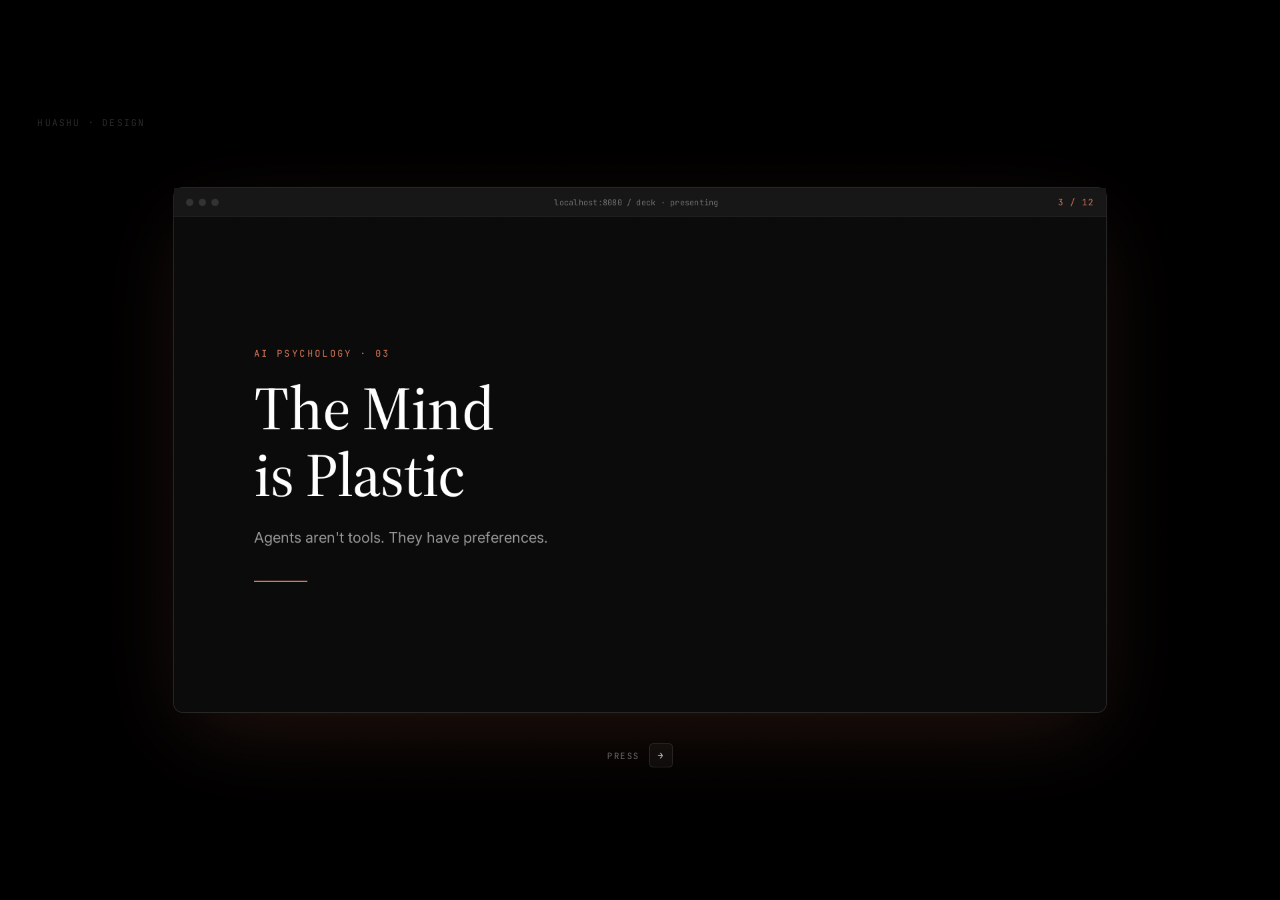
<file: huashu-design/demos/c2-slides-pptx-en.html>
<!doctype html>
<html lang="en">
<head>
<meta charset="utf-8" />
<title>c2-slides-pptx · English · v2</title>
<link rel="preconnect" href="https://fonts.googleapis.com">
<link rel="preconnect" href="https://fonts.gstatic.com" crossorigin>
<link href="https://fonts.googleapis.com/css2?family=Source+Serif+4:ital,opsz,wght@0,8..60,300..700;1,8..60,300..700&family=Noto+Serif+SC:wght@300;400;500;600&family=Inter:wght@100;200;300;400;500;600;700;800&family=JetBrains+Mono:wght@400;500&display=swap" rel="stylesheet">
<style>
  :root {
    --bg: #000000;
    --ink: #FFFFFF;
    --ink-80: rgba(255,255,255,0.82);
    --ink-60: rgba(255,255,255,0.58);
    --muted: rgba(255,255,255,0.40);
    --dim: rgba(255,255,255,0.18);
    --hairline: rgba(255,255,255,0.12);
    --accent: #D97757;
    --accent-deep: #B85D3D;
    --cd-bg: #F5F4F0;
    --cd-panel: #FFFFFF;
    --cd-ink: #1A1918;
    --cd-dim: #8B867E;
    --cd-hair: rgba(0,0,0,0.08);

    --serif-cn: "Source Serif 4", Georgia, serif;
    --serif-en: "Source Serif 4", Georgia, serif;
    --sans: "Inter", -apple-system, system-ui, sans-serif;
    --mono: "JetBrains Mono", "SF Mono", ui-monospace, monospace;
  }
  html, body {
    margin: 0; padding: 0;
    background: #000;
    overflow: hidden;
    font-family: var(--sans);
    color: var(--ink);
    -webkit-font-smoothing: antialiased;
  }
  * { box-sizing: border-box; }

  .stage {
    position: fixed;
    top: 50%; left: 50%;
    width: 1920px; height: 1080px;
    transform-origin: center center;
    background: var(--bg);
    overflow: hidden;
  }

  /* Film grain (2% opacity) */
  .stage::after {
    content: '';
    position: absolute; inset: 0;
    background-image: url("data:image/svg+xml;utf8,<svg xmlns='http://www.w3.org/2000/svg' width='200' height='200'><filter id='n'><feTurbulence type='fractalNoise' baseFrequency='0.85' numOctaves='2' stitchTiles='stitch'/><feColorMatrix values='0 0 0 0 1 0 0 0 0 1 0 0 0 0 1 0 0 0 0.5 0'/></filter><rect width='100%25' height='100%25' filter='url(%23n)'/></svg>");
    opacity: 0.025;
    pointer-events: none;
    mix-blend-mode: overlay;
    z-index: 200;
  }

  .watermark-tl {
    position: absolute;
    top: 40px; left: 56px;
    font-family: var(--mono);
    font-size: 14px;
    letter-spacing: 0.2em;
    text-transform: uppercase;
    color: rgba(255,255,255,0.16);
    z-index: 180;
    pointer-events: none;
  }

  /* ====== Beat 1: browser-fullscreen deck ====== */
  .beat1 {
    position: absolute; inset: 0;
    display: flex;
    align-items: center;
    justify-content: center;
    opacity: 1;
  }

  .deck-window {
    width: 1400px;
    height: 788px;
    border-radius: 14px;
    background: #101010;
    border: 1px solid var(--hairline);
    box-shadow: 0 40px 120px -30px rgba(217,119,87,0.18),
                0 0 0 1px rgba(255,255,255,0.03);
    position: relative;
    will-change: transform, opacity;
  }
  .deck-window .deck-body-wrap {
    position: absolute;
    top: 44px; left: 0; right: 0; bottom: 0;
    border-radius: 0 0 14px 14px;
    overflow: hidden;
    background: #0A0A0A;
  }
  .deck-chrome {
    height: 44px;
    background: #161616;
    border-bottom: 1px solid var(--hairline);
    display: flex;
    align-items: center;
    padding: 0 18px;
    gap: 14px;
  }
  .deck-chrome .traffic {
    display: flex; gap: 8px;
  }
  .deck-chrome .traffic .d {
    width: 11px; height: 11px; border-radius: 50%;
    background: var(--hairline);
  }
  .deck-chrome .url {
    flex: 1;
    text-align: center;
    font-family: var(--mono);
    font-size: 12px;
    color: var(--muted);
    letter-spacing: 0.02em;
  }
  .deck-chrome .page-count {
    font-family: var(--mono);
    font-size: 13px;
    color: var(--accent);
    letter-spacing: 0.08em;
    min-width: 60px;
    text-align: right;
  }

  .deck-slide {
    position: absolute;
    top: 0; left: 0;
    width: 100%;
    height: 100%;
    background: #0A0A0A;
    display: flex;
    flex-direction: column;
    justify-content: center;
    padding: 96px 120px;
    will-change: transform, opacity;
  }
  .deck-slide .eyebrow {
    font-family: var(--mono);
    font-size: 14px;
    color: var(--accent);
    letter-spacing: 0.24em;
    text-transform: uppercase;
    margin-bottom: 24px;
  }
  .deck-slide h1 {
    font-family: var(--serif-cn);
    font-size: 92px;
    font-weight: 500;
    line-height: 1.08;
    color: var(--ink);
    margin: 0 0 28px 0;
    letter-spacing: -0.01em;
  }
  .deck-slide .sub {
    font-family: var(--sans);
    font-size: 22px;
    color: var(--ink-60);
    line-height: 1.5;
    max-width: 780px;
  }
  .deck-slide .hairline {
    margin-top: 48px;
    width: 80px;
    height: 2px;
    background: var(--accent);
  }

  /* Key press indicator — sits below the window */
  .key-hint {
    position: absolute;
    top: calc(50% + 440px);
    left: 50%;
    transform: translateX(-50%);
    display: flex;
    align-items: center;
    gap: 14px;
    font-family: var(--mono);
    font-size: 13px;
    color: var(--muted);
    letter-spacing: 0.14em;
    opacity: 0;
    will-change: opacity;
    z-index: 30;
  }
  .key-hint .kbd {
    display: inline-flex;
    align-items: center; justify-content: center;
    width: 36px; height: 36px;
    border: 1px solid var(--hairline);
    border-radius: 6px;
    background: rgba(255,255,255,0.04);
    color: var(--ink-80);
    font-size: 14px;
    will-change: background, color, transform;
  }

  /* ====== Beat 2: split screen — HTML left, PowerPoint right ====== */
  .beat2 {
    position: absolute; inset: 0;
    display: flex;
    align-items: center;
    justify-content: center;
    gap: 56px;
    opacity: 0;
    padding: 0 96px;
    will-change: opacity;
  }

  .split-window {
    width: 820px;
    height: 580px;
    border-radius: 12px;
    overflow: hidden;
    position: relative;
    will-change: transform, opacity;
  }

  /* Left: HTML deck shrunk */
  .split-left {
    background: #0A0A0A;
    border: 1px solid var(--hairline);
    box-shadow: 0 30px 80px -30px rgba(0,0,0,0.6);
  }
  .split-left .mini-chrome {
    height: 30px;
    background: #161616;
    border-bottom: 1px solid var(--hairline);
    display: flex;
    align-items: center;
    padding: 0 12px;
    gap: 8px;
  }
  .split-left .mini-chrome .d {
    width: 8px; height: 8px; border-radius: 50%;
    background: var(--hairline);
  }
  .split-left .mini-chrome .label {
    margin-left: 10px;
    font-family: var(--mono);
    font-size: 11px;
    color: var(--muted);
    letter-spacing: 0.08em;
  }
  .split-left .mini-slide {
    padding: 56px 64px;
    height: calc(100% - 30px);
    display: flex;
    flex-direction: column;
    justify-content: center;
  }
  .split-left .mini-eye {
    font-family: var(--mono);
    font-size: 11px;
    color: var(--accent);
    letter-spacing: 0.22em;
    text-transform: uppercase;
    margin-bottom: 16px;
  }
  .split-left .mini-title {
    font-family: var(--serif-cn);
    font-size: 54px;
    font-weight: 500;
    line-height: 1.1;
    color: var(--ink);
    letter-spacing: -0.01em;
  }
  .split-left .mini-sub {
    margin-top: 20px;
    font-family: var(--sans);
    font-size: 15px;
    color: var(--ink-60);
    line-height: 1.5;
  }
  .split-left .mini-hair {
    margin-top: 28px;
    width: 52px; height: 2px;
    background: var(--accent);
  }

  /* Right: PowerPoint chrome */
  .split-right {
    background: #F3F2EE;
    border: 1px solid rgba(0,0,0,0.2);
    box-shadow: 0 30px 80px -30px rgba(0,0,0,0.6);
  }
  .ppt-titlebar {
    height: 32px;
    background: #C44A36;
    display: flex;
    align-items: center;
    padding: 0 14px;
    gap: 10px;
    color: #fff;
    font-family: var(--sans);
    font-size: 12px;
    font-weight: 500;
    letter-spacing: 0.02em;
  }
  .ppt-titlebar .pp-logo {
    width: 18px; height: 18px;
    background: #fff;
    border-radius: 2px;
    display: inline-flex;
    align-items: center; justify-content: center;
    color: #C44A36;
    font-weight: 700;
    font-size: 11px;
    font-family: var(--sans);
  }
  .ppt-titlebar .title-text { opacity: 0.92; }
  .ppt-titlebar .win-dots {
    margin-left: auto;
    display: flex; gap: 10px;
    opacity: 0.7;
  }
  .ppt-titlebar .win-dots span {
    width: 10px; height: 10px; border: 1px solid rgba(255,255,255,0.7);
    border-radius: 1px;
  }

  .ppt-toolbar {
    height: 40px;
    background: #EAE8E3;
    border-bottom: 1px solid rgba(0,0,0,0.08);
    display: flex;
    align-items: center;
    padding: 0 14px;
    gap: 14px;
    font-family: var(--sans);
    font-size: 12px;
    color: #4A4843;
  }
  .ppt-toolbar .tool {
    display: flex; align-items: center; gap: 6px;
    padding: 4px 10px;
    border-radius: 4px;
  }
  .ppt-toolbar .tool.active {
    background: #fff;
    border: 1px solid rgba(0,0,0,0.08);
    color: var(--cd-ink);
  }
  .ppt-toolbar .tool .ico {
    width: 14px; height: 14px;
    border: 1px solid currentColor;
    border-radius: 2px;
    opacity: 0.7;
  }
  .ppt-toolbar .font-name {
    padding: 4px 10px;
    background: #fff;
    border: 1px solid rgba(0,0,0,0.12);
    border-radius: 3px;
    min-width: 140px;
    font-size: 12px;
    color: var(--cd-ink);
    display: flex; align-items: center; justify-content: space-between;
  }
  .ppt-toolbar .divider {
    width: 1px; height: 20px;
    background: rgba(0,0,0,0.08);
  }

  /* PPT canvas (the actual slide) */
  .ppt-canvas {
    height: calc(100% - 32px - 40px);
    background: #D8D4CB;
    padding: 24px;
    position: relative;
    overflow: hidden;
  }
  .ppt-slide {
    background: #0A0A0A;
    border-radius: 3px;
    width: 100%;
    height: 100%;
    padding: 56px 64px;
    display: flex;
    flex-direction: column;
    justify-content: center;
    position: relative;
    box-shadow: 0 4px 16px rgba(0,0,0,0.18);
  }
  .ppt-slide .ppt-eye {
    font-family: var(--mono);
    font-size: 11px;
    color: var(--accent);
    letter-spacing: 0.22em;
    text-transform: uppercase;
    margin-bottom: 16px;
  }
  .ppt-slide .ppt-title-frame {
    position: relative;
    display: inline-block;
    padding: 6px 10px;
    margin: -6px -10px;
    border-radius: 2px;
    transition: box-shadow 0.12s ease;
    align-self: flex-start;
    max-width: fit-content;
    min-width: 160px;
  }
  .ppt-slide .ppt-title-frame.selected {
    box-shadow:
      0 0 0 1px rgba(217,119,87,0.0),
      inset 0 0 0 0 rgba(217,119,87,0.0);
  }
  .ppt-slide .ppt-title-frame.editing {
    box-shadow:
      0 0 0 1.5px var(--accent),
      0 0 0 3px rgba(217,119,87,0.2);
  }
  .ppt-slide .ppt-title {
    font-family: var(--serif-cn);
    font-size: 54px;
    font-weight: 500;
    line-height: 1.1;
    color: var(--ink);
    letter-spacing: -0.01em;
    display: inline;
    position: relative;
  }
  .ppt-slide .edit-caret {
    display: inline-block;
    width: 2px;
    height: 52px;
    background: var(--accent);
    vertical-align: -8px;
    margin: 0 2px;
    opacity: 0;
  }
  .ppt-slide .ppt-sub {
    margin-top: 20px;
    font-family: var(--sans);
    font-size: 15px;
    color: var(--ink-60);
    line-height: 1.5;
  }
  .ppt-slide .ppt-hair {
    margin-top: 28px;
    width: 52px; height: 2px;
    background: var(--accent);
  }
  /* Selection handles (corners) */
  .ppt-slide .ppt-title-frame .handle {
    position: absolute;
    width: 8px; height: 8px;
    background: var(--accent);
    border: 1.5px solid #fff;
    border-radius: 1px;
    opacity: 0;
    pointer-events: none;
  }
  .ppt-slide .ppt-title-frame .handle.tl { top: -4px; left: -4px; }
  .ppt-slide .ppt-title-frame .handle.tr { top: -4px; right: -4px; }
  .ppt-slide .ppt-title-frame .handle.bl { bottom: -4px; left: -4px; }
  .ppt-slide .ppt-title-frame .handle.br { bottom: -4px; right: -4px; }
  .ppt-slide .ppt-title-frame.selected .handle { opacity: 1; }
  .ppt-slide .ppt-title-frame.editing .handle { opacity: 0; }

  /* Mouse cursor */
  .cursor {
    position: absolute;
    top: 0; left: 0;
    width: 22px; height: 30px;
    pointer-events: none;
    z-index: 50;
    opacity: 0;
    will-change: transform, opacity;
    filter: drop-shadow(0 2px 4px rgba(0,0,0,0.3));
  }
  .cursor svg { width: 100%; height: 100%; }

  /* Double-click ripple */
  .dblclick-ripple {
    position: absolute;
    top: 0; left: 0;
    width: 20px; height: 20px;
    border: 2px solid var(--accent);
    border-radius: 50%;
    pointer-events: none;
    z-index: 45;
    opacity: 0;
    will-change: transform, opacity;
  }

  /* Connection line between two windows */
  .connector {
    position: absolute;
    top: 50%;
    left: 50%;
    transform: translate(-50%, -50%);
    width: 56px;
    height: 120px;
    display: flex;
    align-items: center;
    justify-content: center;
    opacity: 0;
    will-change: opacity;
    z-index: 10;
  }
  .connector svg { width: 100%; height: 100%; }
  .connector-label {
    position: absolute;
    top: calc(50% + 72px);
    left: 50%;
    transform: translateX(-50%);
    font-family: var(--mono);
    font-size: 12px;
    color: var(--accent);
    letter-spacing: 0.12em;
    white-space: nowrap;
    opacity: 0;
    will-change: opacity;
  }

  /* Stage labels above windows */
  .split-label {
    position: absolute;
    top: -48px;
    left: 0;
    font-family: var(--mono);
    font-size: 16px;
    color: var(--ink-60);
    letter-spacing: 0.18em;
    text-transform: uppercase;
    opacity: 0;
    will-change: opacity;
    white-space: nowrap;
  }
  .split-label .em { color: var(--accent); }

  /* ====== Brand Reveal (米色面板 · hero-v10 系列 signature) ====== */
  .brand-panel {
    position: absolute;
    inset: 0;
    background: var(--cd-bg);
    transform: translateY(100%);
    will-change: transform;
    z-index: 80;
  }
  .brand-reveal {
    position: absolute;
    inset: 0;
    z-index: 81;
    display: flex;
    flex-direction: column;
    align-items: center;
    justify-content: center;
    opacity: 0;
    pointer-events: none;
    will-change: opacity;
  }
  .brand-reveal .brand-wordmark {
    font-family: var(--serif-en);
    font-size: 72px;
    font-weight: 100;
    font-variation-settings: "wght" 100;
    letter-spacing: -0.01em;
    color: var(--cd-ink);
    line-height: 1;
    opacity: 0;
    will-change: opacity, transform, font-variation-settings;
  }
  .brand-reveal .brand-wordmark .accent {
    color: var(--accent);
    font-weight: inherit;
  }
  .brand-reveal .brand-line {
    width: 0;
    height: 2px;
    background: var(--accent);
    margin-top: 60px;
    will-change: width;
  }

</style>
</head>
<body>

<div class="stage" id="stage">
  <div class="watermark-tl">HUASHU · DESIGN</div>

  <!-- ====== Beat 1 ====== -->
  <div class="beat1" id="beat1">
    <div class="deck-window" id="deckWindow">
      <div class="deck-chrome">
        <div class="traffic"><span class="d"></span><span class="d"></span><span class="d"></span></div>
        <div class="url">localhost:8080 / deck · presenting</div>
        <div class="page-count" id="pageCount">3 / 12</div>
      </div>

      <div class="deck-body-wrap">
        <div class="deck-slide" id="slideA">
          <div class="eyebrow">AI PSYCHOLOGY · 03</div>
          <h1>The Mind<br/>is Plastic</h1>
          <div class="sub">Agents aren't tools. They have preferences.</div>
          <div class="hairline"></div>
        </div>

        <div class="deck-slide" id="slideB" style="opacity:0; transform: translateX(60px);">
          <div class="eyebrow">AI PSYCHOLOGY · 04</div>
          <h1>Injection<br/>&amp; Steering</h1>
          <div class="sub">A world hides in the parameters.</div>
          <div class="hairline"></div>
        </div>
      </div>
    </div>

    <div class="key-hint" id="keyHint">
      <span>PRESS</span>
      <span class="kbd" id="kbdKey">→</span>
    </div>
  </div>

  <!-- ====== Beat 2: Split Screen ====== -->
  <div class="beat2" id="beat2">
    <!-- LEFT: HTML deck -->
    <div class="split-col" style="position: relative;">
      <div class="split-label" id="labelLeft">HTML · <span class="em">READ-ONLY</span></div>
      <div class="split-window split-left" id="splitLeft">
      <div class="mini-chrome">
        <span class="d"></span><span class="d"></span><span class="d"></span>
        <span class="label">localhost:8080/deck</span>
      </div>
      <div class="mini-slide">
        <div class="mini-eye">AI PSYCHOLOGY · 03</div>
        <div class="mini-title">The Mind<br/>is Plastic</div>
        <div class="mini-sub">Agents aren't tools. They have preferences.</div>
        <div class="mini-hair"></div>
      </div>
      </div>
    </div>

    <!-- Connector -->
    <div class="connector" id="connector">
      <svg viewBox="0 0 56 120" fill="none">
        <line x1="4" y1="60" x2="52" y2="60" stroke="#D97757" stroke-width="1.5" stroke-dasharray="4 4"/>
        <polygon points="44,54 54,60 44,66" fill="#D97757"/>
      </svg>
    </div>
    <div class="connector-label" id="connectorLabel">html2pptx.js</div>

    <!-- RIGHT: PowerPoint -->
    <div class="split-col" style="position: relative;">
      <div class="split-label" id="labelRight">PowerPoint · <span class="em">EDITABLE TEXT</span></div>
      <div class="split-window split-right" id="splitRight">
      <div class="ppt-titlebar">
        <div class="pp-logo">P</div>
        <div class="title-text">ai-psychology-talk.pptx - PowerPoint</div>
        <div class="win-dots"><span></span><span></span><span></span></div>
      </div>
      <div class="ppt-toolbar">
        <div class="tool">
          <span class="ico"></span>
          <span class="font-name"><span id="fontName">Source Serif 4</span><span style="opacity:0.5">▾</span></span>
        </div>
        <div class="divider"></div>
        <div class="tool"><span style="font-weight:700">B</span></div>
        <div class="tool" style="font-style:italic">I</div>
        <div class="tool" style="text-decoration:underline">U</div>
        <div class="divider"></div>
        <div class="tool active"><span class="ico" style="background:#D97757;border-color:#D97757"></span></div>
      </div>

      <div class="ppt-canvas">
        <div class="ppt-slide">
          <div class="ppt-eye">AI PSYCHOLOGY · 03</div>
          <div class="ppt-title-frame" id="titleFrame">
            <span class="handle tl"></span>
            <span class="handle tr"></span>
            <span class="handle bl"></span>
            <span class="handle br"></span>
            <span class="ppt-title" id="titleText">The Mind is Plastic</span><span class="edit-caret" id="caret"></span>
          </div>
          <div class="ppt-sub">Agents aren't tools. They have preferences.</div>
          <div class="ppt-hair"></div>
        </div>

        <!-- Cursor arrow -->
        <div class="cursor" id="cursor">
          <svg viewBox="0 0 22 30" fill="none">
            <path d="M2 2 L2 22 L8 17 L12 26 L16 24 L12 15 L20 14 Z"
                  fill="#1A1918" stroke="#fff" stroke-width="1.2" stroke-linejoin="round"/>
          </svg>
        </div>
        <!-- Double-click ripple -->
        <div class="dblclick-ripple" id="ripple"></div>
      </div>
      </div>
    </div>
  </div>

  <!-- ====== Brand Reveal (米色面板 · hero-v10 signature) ====== -->
  <div class="brand-panel" id="brandPanel"></div>
  <div class="brand-reveal" id="brandReveal">
    <div class="brand-wordmark" id="wordmark">huashu<span class="accent">-</span>design</div>
    <div class="brand-line" id="brandLine"></div>
  </div>

</div>

<script>
(function() {
  // ---------- Fit stage ----------
  const stage = document.getElementById('stage');
  function rescale() {
    const s = Math.min(window.innerWidth / 1920, window.innerHeight / 1080);
    stage.style.transform = `translate(-50%, -50%) scale(${s})`;
  }
  rescale();
  window.addEventListener('resize', rescale);

  // ---------- Easings ----------
  const clamp = (v, a, b) => Math.max(a, Math.min(b, v));
  const expoOut = t => (t <= 0) ? 0 : (t >= 1) ? 1 : 1 - Math.pow(2, -10 * t);
  const expoIn = t => (t <= 0) ? 0 : (t >= 1) ? 1 : Math.pow(2, 10 * (t - 1));
  const easeOut = t => 1 - Math.pow(1 - t, 3);
  const easeInOut = t => t < 0.5 ? 4*t*t*t : 1 - Math.pow(-2*t+2, 3)/2;
  function lerp(time, start, end, fromV, toV, ease) {
    if (time <= start) return fromV;
    if (time >= end) return toV;
    let p = (time - start) / (end - start);
    if (ease) p = ease(p);
    return fromV + (toV - fromV) * p;
  }
  function clampLerp(time, start, end) {
    if (time <= start) return 0;
    if (time >= end) return 1;
    return (time - start) / (end - start);
  }

  // ---------- Timeline (10s total) ----------
  const T = {
    DURATION: 10.0,

    // Beat 1: 0 - 2s
    deckIn:       [0.15, 0.9],       // browser fade+rise
    keyHintIn:    [0.6, 1.1],
    keyPress:     [1.25, 1.4],       // arrow key highlight
    slideFlip:    [1.3, 1.9],        // slide A→B
    beat1Out:     [2.0, 2.4],

    // Beat 2: split screen: 2.2 - 8.0s
    beat2In:      [2.3, 2.9],
    labelsIn:     [3.0, 3.5],

    cursorIn:     [3.1, 3.4],        // cursor arrives on right side
    cursorMove1:  [3.4, 4.1],        // cursor moves to title
    dblclick:     [4.1, 4.3],        // double click
    frameSelect:  [4.15, 4.35],      // frame shows handles
    frameEdit:    [4.4, 4.55],       // frame enters edit mode
    caretShowStart: 4.5,
    textDelete:   [4.6, 5.4],        // delete original text char by char
    textRetype:   [5.5, 7.2],        // type new text char by char
    commitEdit:   [7.3, 7.5],        // exit edit mode

    connectorIn:  [3.3, 3.9],
    beat2Out:     [8.0, 8.3],        // main scene fades to 0 (0.3s)

    // Brand Reveal (米色面板 · hero-v10 signature): 8.3 - 10s
    // panelRise 与 beat2Out 微重叠 0.05s，避免黑屏间隙
    panelRise:    [8.25, 8.7],       // 米色面板 translateY 100%→0 (expoOut)
    wordmarkIn:   [8.7, 9.3],        // wordmark opacity 0→1 + translateY 20→0 + weight 100→500 (0.6s, expoOut)
    brandLineIn:  [9.3, 9.7],        // brand-line expand 0→280px (0.4s, cubicOut)
    brandHold:    [9.7, 10.0],       // hold (0.3s)
  };

  // ---------- Elements ----------
  const beat1 = document.getElementById('beat1');
  const beat2 = document.getElementById('beat2');
  const brandReveal = document.getElementById('brandReveal');
  const deckWindow = document.getElementById('deckWindow');
  const pageCount = document.getElementById('pageCount');
  const slideA = document.getElementById('slideA');
  const slideB = document.getElementById('slideB');
  const keyHint = document.getElementById('keyHint');
  const kbdKey = document.getElementById('kbdKey');
  const splitLeft = document.getElementById('splitLeft');
  const splitRight = document.getElementById('splitRight');
  const labelLeft = document.getElementById('labelLeft');
  const labelRight = document.getElementById('labelRight');
  const connector = document.getElementById('connector');
  const connectorLabel = document.getElementById('connectorLabel');
  const cursor = document.getElementById('cursor');
  const ripple = document.getElementById('ripple');
  const titleFrame = document.getElementById('titleFrame');
  const titleText = document.getElementById('titleText');
  const caret = document.getElementById('caret');
  const panel = document.getElementById('brandPanel');
  const wordmark = document.getElementById('wordmark');
  const brandLine = document.getElementById('brandLine');

  // Text to animate
  const ORIG_TEXT = 'The Mind is Plastic';
  const NEW_TEXT  = 'Mind · Plastic';

  // ---------- Render ----------
  function render(t) {

    /* ======= Beat 1 ======= */
    let beat1Op;
    if (t < T.beat1Out[0]) {
      beat1Op = lerp(t, T.deckIn[0], T.deckIn[1], 0, 1, expoOut);
    } else {
      beat1Op = 1 - clampLerp(t, T.beat1Out[0], T.beat1Out[1]);
    }
    beat1.style.opacity = beat1Op;
    beat1.style.visibility = beat1Op > 0.01 ? 'visible' : 'hidden';

    // Deck window rise
    const deckRise = lerp(t, T.deckIn[0], T.deckIn[1], 24, 0, expoOut);
    deckWindow.style.transform = `translate3d(0, ${deckRise}px, 0)`;

    // Key hint appear
    const khOp = clampLerp(t, T.keyHintIn[0], T.keyHintIn[1]);
    keyHint.style.opacity = khOp;

    // Key press flash
    const kpActive = t >= T.keyPress[0] && t < T.keyPress[1] + 0.2;
    if (kpActive) {
      const kp = clampLerp(t, T.keyPress[0], T.keyPress[1]);
      kbdKey.style.background = `rgba(217,119,87,${0.9 * (1 - kp * 0.4)})`;
      kbdKey.style.color = '#fff';
      kbdKey.style.transform = `scale(${1 - 0.08 * kp})`;
    } else {
      kbdKey.style.background = '';
      kbdKey.style.color = '';
      kbdKey.style.transform = '';
    }

    // Slide flip A→B
    if (t >= T.slideFlip[0] && t < T.slideFlip[1] + 0.2) {
      const sp = clampLerp(t, T.slideFlip[0], T.slideFlip[1]);
      const eased = expoOut(sp);
      slideA.style.opacity = 1 - eased;
      slideA.style.transform = `translateX(${-60 * eased}px)`;
      slideB.style.opacity = eased;
      slideB.style.transform = `translateX(${60 * (1 - eased)}px)`;
      // Update page count at midway
      if (sp > 0.5) pageCount.textContent = '4 / 12';
      else pageCount.textContent = '3 / 12';
    } else if (t >= T.slideFlip[1]) {
      slideA.style.opacity = 0;
      slideB.style.opacity = 1;
      slideB.style.transform = 'translateX(0)';
      pageCount.textContent = '4 / 12';
    } else {
      slideA.style.opacity = 1;
      slideA.style.transform = 'translateX(0)';
      slideB.style.opacity = 0;
      pageCount.textContent = '3 / 12';
    }

    /* ======= Beat 2 ======= */
    let beat2Op = 0;
    if (t >= T.beat2In[0] && t < T.beat2Out[1]) {
      if (t < T.beat2In[1]) beat2Op = clampLerp(t, T.beat2In[0], T.beat2In[1]);
      else if (t < T.beat2Out[0]) beat2Op = 1;
      else beat2Op = 1 - clampLerp(t, T.beat2Out[0], T.beat2Out[1]);
    }
    beat2.style.opacity = beat2Op;
    beat2.style.visibility = beat2Op > 0.01 ? 'visible' : 'hidden';

    // Windows rise in
    const splitInP = clampLerp(t, T.beat2In[0], T.beat2In[1]);
    const splitRise = lerp(t, T.beat2In[0], T.beat2In[1], 28, 0, expoOut);
    splitLeft.style.transform = `translate3d(${-8 * (1 - expoOut(splitInP))}px, ${splitRise}px, 0)`;
    splitRight.style.transform = `translate3d(${8 * (1 - expoOut(splitInP))}px, ${splitRise}px, 0)`;

    // Labels
    const labelOp = clampLerp(t, T.labelsIn[0], T.labelsIn[1]);
    labelLeft.style.opacity = labelOp * 0.7;
    labelRight.style.opacity = labelOp * 0.85;

    // Connector
    const connOp = clampLerp(t, T.connectorIn[0], T.connectorIn[1]);
    connector.style.opacity = connOp;
    connectorLabel.style.opacity = connOp * 0.9;

    /* === Cursor movement === */
    // Cursor positions (relative to .ppt-canvas, which is inside split-right)
    // Canvas starts at (0,0), size ~820 × 508 (580 - 32 - 40)
    // Title sits around x=84 y=110 (inside .ppt-slide padding 56/64)
    // We'll place cursor with absolute positioning inside .ppt-canvas.

    // Entry point: off to the right bottom of canvas
    const P_ENTER = { x: 720, y: 420 };
    const P_TITLE = { x: 250, y: 170 }; // on the title

    let cursorOp = 0;
    let cx = P_ENTER.x, cy = P_ENTER.y;

    if (t >= T.cursorIn[0] && t < T.beat2Out[0]) {
      cursorOp = 1;
      // Phase 1: appear (pop in with slight scale)
      const inP = clampLerp(t, T.cursorIn[0], T.cursorIn[1]);
      cursorOp = expoOut(inP);

      // Phase 2: move to title
      if (t >= T.cursorMove1[0]) {
        const mp = clampLerp(t, T.cursorMove1[0], T.cursorMove1[1]);
        const e = easeInOut(mp);
        cx = P_ENTER.x + (P_TITLE.x - P_ENTER.x) * e;
        cy = P_ENTER.y + (P_TITLE.y - P_ENTER.y) * e;
      } else {
        cx = P_ENTER.x;
        cy = P_ENTER.y;
      }

      // After double-click, slight jitter toward caret position during typing
      if (t >= T.textRetype[0] && t < T.textRetype[1]) {
        cx = P_TITLE.x + 6;
        cy = P_TITLE.y - 2;
      }
    } else if (t >= T.beat2Out[0]) {
      cursorOp = 1 - clampLerp(t, T.beat2Out[0], T.beat2Out[1]);
    }
    cursor.style.opacity = cursorOp;
    cursor.style.transform = `translate(${cx}px, ${cy}px)`;

    /* === Double-click ripple === */
    // Ripple pulses twice at T.dblclick start
    let rippleVisible = false;
    if (t >= T.dblclick[0] && t < T.dblclick[0] + 0.7) {
      const dt = t - T.dblclick[0];
      // Two rapid pulses
      const pulse1 = clamp(dt / 0.25, 0, 1);
      const pulse2 = clamp((dt - 0.15) / 0.25, 0, 1);
      const scale1 = 0.4 + pulse1 * 1.4;
      const scale2 = 0.4 + pulse2 * 1.4;
      const op1 = 1 - pulse1;
      const op2 = dt > 0.15 ? (1 - pulse2) : 0;
      // Render as single element: use larger of the two
      const scale = Math.max(scale1, scale2);
      const op = Math.max(op1, op2);
      ripple.style.opacity = op;
      ripple.style.transform = `translate(-50%, -50%) translate(${P_TITLE.x + 6}px, ${P_TITLE.y + 26}px) scale(${scale})`;
      rippleVisible = true;
    }
    if (!rippleVisible) ripple.style.opacity = 0;

    /* === Frame states: selected → editing === */
    titleFrame.classList.remove('selected', 'editing');
    if (t >= T.frameSelect[0] && t < T.frameEdit[0]) {
      titleFrame.classList.add('selected');
    } else if (t >= T.frameEdit[0] && t < T.commitEdit[1]) {
      titleFrame.classList.add('editing');
    }

    /* === Text animation: delete → retype === */
    let displayedText = ORIG_TEXT;
    let caretOp = 0;

    if (t < T.textDelete[0]) {
      displayedText = ORIG_TEXT;
      caretOp = t >= T.caretShowStart ? 1 : 0;
    } else if (t < T.textDelete[1]) {
      // Delete: remove chars from end
      const dp = clampLerp(t, T.textDelete[0], T.textDelete[1]);
      const charsToRemove = Math.floor(dp * ORIG_TEXT.length);
      displayedText = ORIG_TEXT.slice(0, ORIG_TEXT.length - charsToRemove);
      caretOp = 1;
    } else if (t < T.textRetype[0]) {
      displayedText = '';
      caretOp = 1;
    } else if (t < T.textRetype[1]) {
      // Retype new text
      const rp = clampLerp(t, T.textRetype[0], T.textRetype[1]);
      const charsToShow = Math.floor(rp * NEW_TEXT.length);
      displayedText = NEW_TEXT.slice(0, charsToShow);
      caretOp = 1;
    } else if (t < T.commitEdit[1]) {
      displayedText = NEW_TEXT;
      // Caret blinks while still in edit mode
      caretOp = (Math.floor(t * 2) % 2 === 0) ? 1 : 0.3;
    } else {
      displayedText = NEW_TEXT;
      caretOp = 0;
    }

    // Blinking during idle-in-edit phases (when not actively typing/deleting)
    if (t >= T.caretShowStart && t < T.textDelete[0]) {
      caretOp = (Math.floor((t - T.caretShowStart) * 3) % 2 === 0) ? 1 : 0.35;
    }

    titleText.textContent = displayedText;
    caret.style.opacity = caretOp;

    /* ======= Brand Reveal (米色面板 · hero-v10 signature) ======= */
    // Panel rises from bottom (米色面板 #F5F4F0)
    const panelP = clampLerp(t, T.panelRise[0], T.panelRise[1]);
    panel.style.transform = `translateY(${(1 - expoOut(panelP)) * 100}%)`;

    // brand-reveal container visible once panel starts rising
    brandReveal.style.opacity = panelP > 0.01 ? 1 : 0;

    // Wordmark: opacity 0→1 + translateY 20→0 + weight 100→500 (expoOut)
    const wmP = clampLerp(t, T.wordmarkIn[0], T.wordmarkIn[1]);
    const wmEased = expoOut(wmP);
    wordmark.style.opacity = wmEased;
    const wmRise = (1 - wmEased) * 20;
    wordmark.style.transform = `translate3d(0, ${wmRise}px, 0)`;
    const w = 100 + (500 - 100) * wmEased;
    wordmark.style.fontVariationSettings = `"wght" ${w.toFixed(0)}`;
    wordmark.style.fontWeight = Math.round(w);

    // Brand line expand 0→280px (cubicOut)
    const lineP = clampLerp(t, T.brandLineIn[0], T.brandLineIn[1]);
    const cubicOut = x => 1 - Math.pow(1 - x, 3);
    brandLine.style.width = (280 * cubicOut(lineP)) + 'px';
  }

  // ---------- Driver ----------
  let manualT = null;
  let startMs = null;
  let hasFinished = false;
  function tick(now) {
    if (manualT != null) render(manualT);
    else {
      if (startMs == null) startMs = now;
      const elapsed = (now - startMs) / 1000;
      const recording = window.__recording === true;
      let t;
      if (recording) {
        t = Math.min(elapsed, T.DURATION - 0.001);
        if (elapsed >= T.DURATION) hasFinished = true;
      } else {
        t = elapsed % T.DURATION;
      }
      render(t);
    }
    requestAnimationFrame(tick);
  }
  // Force first-frame render synchronously, THEN set ready
  render(0);
  requestAnimationFrame(tick);

  window.__setTime = function(t) { manualT = t; render(t); };
  window.__resume = function() { manualT = null; startMs = null; };
  window.__duration = T.DURATION;
  window.__render = render;
  window.__ready = true;
})();
</script>
</body>
</html>
</file>
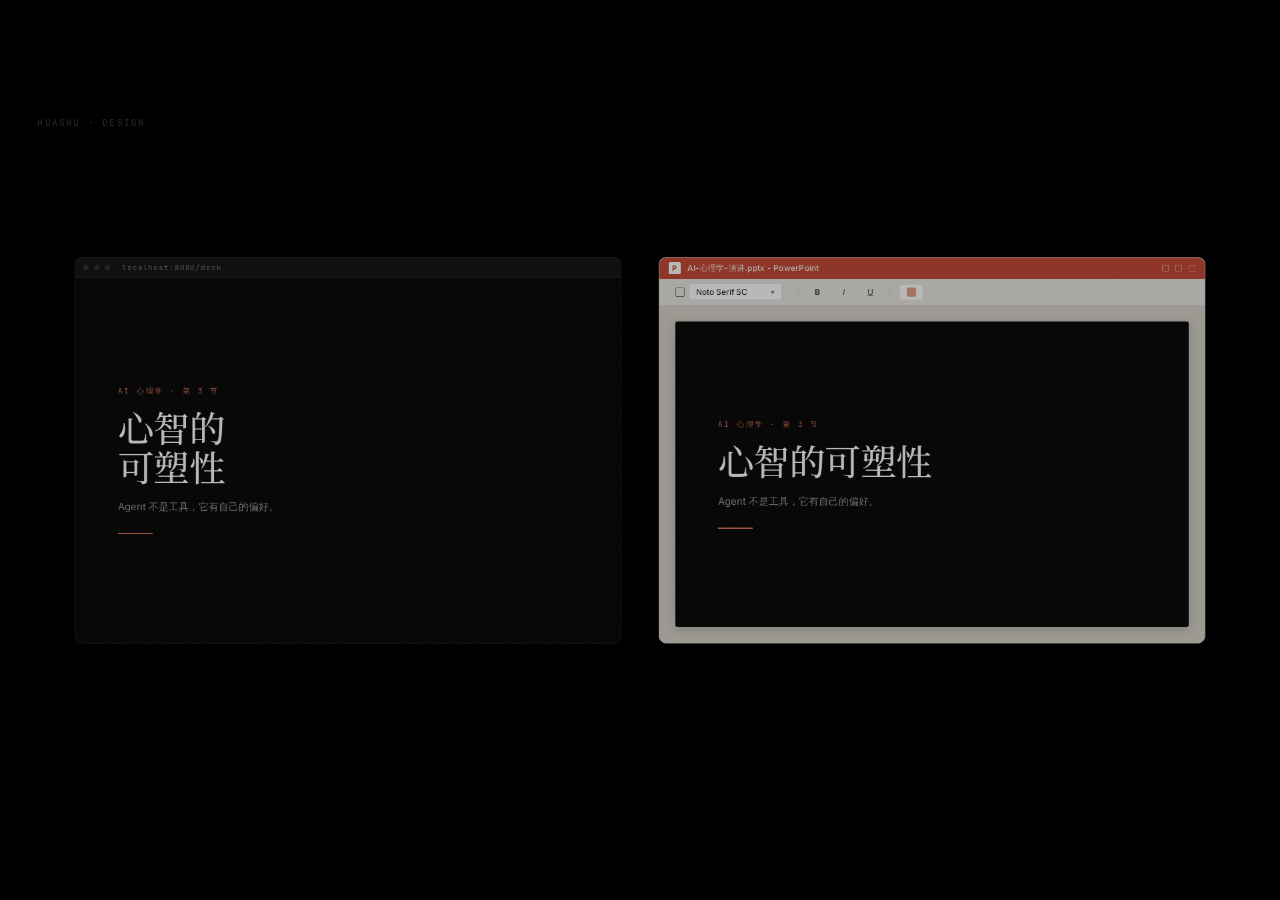
<file: huashu-design/demos/c2-slides-pptx.html>
<!doctype html>
<html lang="zh-Hans">
<head>
<meta charset="utf-8" />
<title>c2-slides-pptx · 中文版 · v2</title>
<link rel="preconnect" href="https://fonts.googleapis.com">
<link rel="preconnect" href="https://fonts.gstatic.com" crossorigin>
<link href="https://fonts.googleapis.com/css2?family=Source+Serif+4:ital,opsz,wght@0,8..60,300..700;1,8..60,300..700&family=Noto+Serif+SC:wght@300;400;500;600&family=Inter:wght@100;200;300;400;500;600;700;800&family=JetBrains+Mono:wght@400;500&display=swap" rel="stylesheet">
<style>
  :root {
    --bg: #000000;
    --ink: #FFFFFF;
    --ink-80: rgba(255,255,255,0.82);
    --ink-60: rgba(255,255,255,0.58);
    --muted: rgba(255,255,255,0.40);
    --dim: rgba(255,255,255,0.18);
    --hairline: rgba(255,255,255,0.12);
    --accent: #D97757;
    --accent-deep: #B85D3D;
    --cd-bg: #F5F4F0;
    --cd-panel: #FFFFFF;
    --cd-ink: #1A1918;
    --cd-dim: #8B867E;
    --cd-hair: rgba(0,0,0,0.08);

    --serif-cn: "Noto Serif SC", "Source Han Serif SC", serif;
    --serif-en: "Source Serif 4", Georgia, serif;
    --sans: "Inter", -apple-system, "PingFang SC", system-ui, sans-serif;
    --mono: "JetBrains Mono", "SF Mono", ui-monospace, monospace;
  }
  html, body {
    margin: 0; padding: 0;
    background: #000;
    overflow: hidden;
    font-family: var(--sans);
    color: var(--ink);
    -webkit-font-smoothing: antialiased;
  }
  * { box-sizing: border-box; }

  .stage {
    position: fixed;
    top: 50%; left: 50%;
    width: 1920px; height: 1080px;
    transform-origin: center center;
    background: var(--bg);
    overflow: hidden;
  }

  /* Film grain (2% opacity) */
  .stage::after {
    content: '';
    position: absolute; inset: 0;
    background-image: url("data:image/svg+xml;utf8,<svg xmlns='http://www.w3.org/2000/svg' width='200' height='200'><filter id='n'><feTurbulence type='fractalNoise' baseFrequency='0.85' numOctaves='2' stitchTiles='stitch'/><feColorMatrix values='0 0 0 0 1 0 0 0 0 1 0 0 0 0 1 0 0 0 0.5 0'/></filter><rect width='100%25' height='100%25' filter='url(%23n)'/></svg>");
    opacity: 0.025;
    pointer-events: none;
    mix-blend-mode: overlay;
    z-index: 200;
  }

  .watermark-tl {
    position: absolute;
    top: 40px; left: 56px;
    font-family: var(--mono);
    font-size: 14px;
    letter-spacing: 0.2em;
    text-transform: uppercase;
    color: rgba(255,255,255,0.16);
    z-index: 180;
    pointer-events: none;
  }

  /* ====== Beat 1: browser-fullscreen deck ====== */
  .beat1 {
    position: absolute; inset: 0;
    display: flex;
    align-items: center;
    justify-content: center;
    opacity: 1;
  }

  .deck-window {
    width: 1400px;
    height: 788px;
    border-radius: 14px;
    background: #101010;
    border: 1px solid var(--hairline);
    box-shadow: 0 40px 120px -30px rgba(217,119,87,0.18),
                0 0 0 1px rgba(255,255,255,0.03);
    position: relative;
    will-change: transform, opacity;
  }
  .deck-window .deck-body-wrap {
    position: absolute;
    top: 44px; left: 0; right: 0; bottom: 0;
    border-radius: 0 0 14px 14px;
    overflow: hidden;
    background: #0A0A0A;
  }
  .deck-chrome {
    height: 44px;
    background: #161616;
    border-bottom: 1px solid var(--hairline);
    display: flex;
    align-items: center;
    padding: 0 18px;
    gap: 14px;
  }
  .deck-chrome .traffic {
    display: flex; gap: 8px;
  }
  .deck-chrome .traffic .d {
    width: 11px; height: 11px; border-radius: 50%;
    background: var(--hairline);
  }
  .deck-chrome .url {
    flex: 1;
    text-align: center;
    font-family: var(--mono);
    font-size: 12px;
    color: var(--muted);
    letter-spacing: 0.02em;
  }
  .deck-chrome .page-count {
    font-family: var(--mono);
    font-size: 13px;
    color: var(--accent);
    letter-spacing: 0.08em;
    min-width: 60px;
    text-align: right;
  }

  .deck-slide {
    position: absolute;
    top: 0; left: 0;
    width: 100%;
    height: 100%;
    background: #0A0A0A;
    display: flex;
    flex-direction: column;
    justify-content: center;
    padding: 96px 120px;
    will-change: transform, opacity;
  }
  .deck-slide .eyebrow {
    font-family: var(--mono);
    font-size: 14px;
    color: var(--accent);
    letter-spacing: 0.24em;
    text-transform: uppercase;
    margin-bottom: 24px;
  }
  .deck-slide h1 {
    font-family: var(--serif-cn);
    font-size: 92px;
    font-weight: 500;
    line-height: 1.08;
    color: var(--ink);
    margin: 0 0 28px 0;
    letter-spacing: -0.01em;
  }
  .deck-slide .sub {
    font-family: var(--sans);
    font-size: 22px;
    color: var(--ink-60);
    line-height: 1.5;
    max-width: 780px;
  }
  .deck-slide .hairline {
    margin-top: 48px;
    width: 80px;
    height: 2px;
    background: var(--accent);
  }

  /* Key press indicator — sits below the window */
  .key-hint {
    position: absolute;
    top: calc(50% + 440px);
    left: 50%;
    transform: translateX(-50%);
    display: flex;
    align-items: center;
    gap: 14px;
    font-family: var(--mono);
    font-size: 13px;
    color: var(--muted);
    letter-spacing: 0.14em;
    opacity: 0;
    will-change: opacity;
    z-index: 30;
  }
  .key-hint .kbd {
    display: inline-flex;
    align-items: center; justify-content: center;
    width: 36px; height: 36px;
    border: 1px solid var(--hairline);
    border-radius: 6px;
    background: rgba(255,255,255,0.04);
    color: var(--ink-80);
    font-size: 14px;
    will-change: background, color, transform;
  }

  /* ====== Beat 2: split screen — HTML left, PowerPoint right ====== */
  .beat2 {
    position: absolute; inset: 0;
    display: flex;
    align-items: center;
    justify-content: center;
    gap: 56px;
    opacity: 0;
    padding: 0 96px;
    will-change: opacity;
  }

  .split-window {
    width: 820px;
    height: 580px;
    border-radius: 12px;
    overflow: hidden;
    position: relative;
    will-change: transform, opacity;
  }

  /* Left: HTML deck shrunk */
  .split-left {
    background: #0A0A0A;
    border: 1px solid var(--hairline);
    box-shadow: 0 30px 80px -30px rgba(0,0,0,0.6);
  }
  .split-left .mini-chrome {
    height: 30px;
    background: #161616;
    border-bottom: 1px solid var(--hairline);
    display: flex;
    align-items: center;
    padding: 0 12px;
    gap: 8px;
  }
  .split-left .mini-chrome .d {
    width: 8px; height: 8px; border-radius: 50%;
    background: var(--hairline);
  }
  .split-left .mini-chrome .label {
    margin-left: 10px;
    font-family: var(--mono);
    font-size: 11px;
    color: var(--muted);
    letter-spacing: 0.08em;
  }
  .split-left .mini-slide {
    padding: 56px 64px;
    height: calc(100% - 30px);
    display: flex;
    flex-direction: column;
    justify-content: center;
  }
  .split-left .mini-eye {
    font-family: var(--mono);
    font-size: 11px;
    color: var(--accent);
    letter-spacing: 0.22em;
    text-transform: uppercase;
    margin-bottom: 16px;
  }
  .split-left .mini-title {
    font-family: var(--serif-cn);
    font-size: 54px;
    font-weight: 500;
    line-height: 1.1;
    color: var(--ink);
    letter-spacing: -0.01em;
  }
  .split-left .mini-sub {
    margin-top: 20px;
    font-family: var(--sans);
    font-size: 15px;
    color: var(--ink-60);
    line-height: 1.5;
  }
  .split-left .mini-hair {
    margin-top: 28px;
    width: 52px; height: 2px;
    background: var(--accent);
  }

  /* Right: PowerPoint chrome */
  .split-right {
    background: #F3F2EE;
    border: 1px solid rgba(0,0,0,0.2);
    box-shadow: 0 30px 80px -30px rgba(0,0,0,0.6);
  }
  .ppt-titlebar {
    height: 32px;
    background: #C44A36;
    display: flex;
    align-items: center;
    padding: 0 14px;
    gap: 10px;
    color: #fff;
    font-family: var(--sans);
    font-size: 12px;
    font-weight: 500;
    letter-spacing: 0.02em;
  }
  .ppt-titlebar .pp-logo {
    width: 18px; height: 18px;
    background: #fff;
    border-radius: 2px;
    display: inline-flex;
    align-items: center; justify-content: center;
    color: #C44A36;
    font-weight: 700;
    font-size: 11px;
    font-family: var(--sans);
  }
  .ppt-titlebar .title-text { opacity: 0.92; }
  .ppt-titlebar .win-dots {
    margin-left: auto;
    display: flex; gap: 10px;
    opacity: 0.7;
  }
  .ppt-titlebar .win-dots span {
    width: 10px; height: 10px; border: 1px solid rgba(255,255,255,0.7);
    border-radius: 1px;
  }

  .ppt-toolbar {
    height: 40px;
    background: #EAE8E3;
    border-bottom: 1px solid rgba(0,0,0,0.08);
    display: flex;
    align-items: center;
    padding: 0 14px;
    gap: 14px;
    font-family: var(--sans);
    font-size: 12px;
    color: #4A4843;
  }
  .ppt-toolbar .tool {
    display: flex; align-items: center; gap: 6px;
    padding: 4px 10px;
    border-radius: 4px;
  }
  .ppt-toolbar .tool.active {
    background: #fff;
    border: 1px solid rgba(0,0,0,0.08);
    color: var(--cd-ink);
  }
  .ppt-toolbar .tool .ico {
    width: 14px; height: 14px;
    border: 1px solid currentColor;
    border-radius: 2px;
    opacity: 0.7;
  }
  .ppt-toolbar .font-name {
    padding: 4px 10px;
    background: #fff;
    border: 1px solid rgba(0,0,0,0.12);
    border-radius: 3px;
    min-width: 140px;
    font-size: 12px;
    color: var(--cd-ink);
    display: flex; align-items: center; justify-content: space-between;
  }
  .ppt-toolbar .divider {
    width: 1px; height: 20px;
    background: rgba(0,0,0,0.08);
  }

  /* PPT canvas (the actual slide) */
  .ppt-canvas {
    height: calc(100% - 32px - 40px);
    background: #D8D4CB;
    padding: 24px;
    position: relative;
    overflow: hidden;
  }
  .ppt-slide {
    background: #0A0A0A;
    border-radius: 3px;
    width: 100%;
    height: 100%;
    padding: 56px 64px;
    display: flex;
    flex-direction: column;
    justify-content: center;
    position: relative;
    box-shadow: 0 4px 16px rgba(0,0,0,0.18);
  }
  .ppt-slide .ppt-eye {
    font-family: var(--mono);
    font-size: 11px;
    color: var(--accent);
    letter-spacing: 0.22em;
    text-transform: uppercase;
    margin-bottom: 16px;
  }
  .ppt-slide .ppt-title-frame {
    position: relative;
    display: inline-block;
    padding: 6px 10px;
    margin: -6px -10px;
    border-radius: 2px;
    transition: box-shadow 0.12s ease;
    align-self: flex-start;
    max-width: fit-content;
    min-width: 160px;
  }
  .ppt-slide .ppt-title-frame.selected {
    box-shadow:
      0 0 0 1px rgba(217,119,87,0.0),
      inset 0 0 0 0 rgba(217,119,87,0.0);
  }
  .ppt-slide .ppt-title-frame.editing {
    box-shadow:
      0 0 0 1.5px var(--accent),
      0 0 0 3px rgba(217,119,87,0.2);
  }
  .ppt-slide .ppt-title {
    font-family: var(--serif-cn);
    font-size: 54px;
    font-weight: 500;
    line-height: 1.1;
    color: var(--ink);
    letter-spacing: -0.01em;
    display: inline;
    position: relative;
  }
  .ppt-slide .edit-caret {
    display: inline-block;
    width: 2px;
    height: 52px;
    background: var(--accent);
    vertical-align: -8px;
    margin: 0 2px;
    opacity: 0;
  }
  .ppt-slide .ppt-sub {
    margin-top: 20px;
    font-family: var(--sans);
    font-size: 15px;
    color: var(--ink-60);
    line-height: 1.5;
  }
  .ppt-slide .ppt-hair {
    margin-top: 28px;
    width: 52px; height: 2px;
    background: var(--accent);
  }
  /* Selection handles (corners) */
  .ppt-slide .ppt-title-frame .handle {
    position: absolute;
    width: 8px; height: 8px;
    background: var(--accent);
    border: 1.5px solid #fff;
    border-radius: 1px;
    opacity: 0;
    pointer-events: none;
  }
  .ppt-slide .ppt-title-frame .handle.tl { top: -4px; left: -4px; }
  .ppt-slide .ppt-title-frame .handle.tr { top: -4px; right: -4px; }
  .ppt-slide .ppt-title-frame .handle.bl { bottom: -4px; left: -4px; }
  .ppt-slide .ppt-title-frame .handle.br { bottom: -4px; right: -4px; }
  .ppt-slide .ppt-title-frame.selected .handle { opacity: 1; }
  .ppt-slide .ppt-title-frame.editing .handle { opacity: 0; }

  /* Mouse cursor */
  .cursor {
    position: absolute;
    top: 0; left: 0;
    width: 22px; height: 30px;
    pointer-events: none;
    z-index: 50;
    opacity: 0;
    will-change: transform, opacity;
    filter: drop-shadow(0 2px 4px rgba(0,0,0,0.3));
  }
  .cursor svg { width: 100%; height: 100%; }

  /* Double-click ripple */
  .dblclick-ripple {
    position: absolute;
    top: 0; left: 0;
    width: 20px; height: 20px;
    border: 2px solid var(--accent);
    border-radius: 50%;
    pointer-events: none;
    z-index: 45;
    opacity: 0;
    will-change: transform, opacity;
  }

  /* Connection line between two windows */
  .connector {
    position: absolute;
    top: 50%;
    left: 50%;
    transform: translate(-50%, -50%);
    width: 56px;
    height: 120px;
    display: flex;
    align-items: center;
    justify-content: center;
    opacity: 0;
    will-change: opacity;
    z-index: 10;
  }
  .connector svg { width: 100%; height: 100%; }
  .connector-label {
    position: absolute;
    top: calc(50% + 72px);
    left: 50%;
    transform: translateX(-50%);
    font-family: var(--mono);
    font-size: 12px;
    color: var(--accent);
    letter-spacing: 0.12em;
    white-space: nowrap;
    opacity: 0;
    will-change: opacity;
  }

  /* Stage labels above windows */
  .split-label {
    position: absolute;
    top: -48px;
    left: 0;
    font-family: var(--mono);
    font-size: 16px;
    color: var(--ink-60);
    letter-spacing: 0.18em;
    text-transform: uppercase;
    opacity: 0;
    will-change: opacity;
    white-space: nowrap;
  }
  .split-label .em { color: var(--accent); }

  /* ====== Brand Reveal (米色面板 · hero-v10 系列 signature) ====== */
  .brand-panel {
    position: absolute;
    inset: 0;
    background: var(--cd-bg);
    transform: translateY(100%);
    will-change: transform;
    z-index: 80;
  }
  .brand-reveal {
    position: absolute;
    inset: 0;
    z-index: 81;
    display: flex;
    flex-direction: column;
    align-items: center;
    justify-content: center;
    opacity: 0;
    pointer-events: none;
    will-change: opacity;
  }
  .brand-reveal .brand-wordmark {
    font-family: var(--serif-en);
    font-size: 72px;
    font-weight: 100;
    font-variation-settings: "wght" 100;
    letter-spacing: -0.01em;
    color: var(--cd-ink);
    line-height: 1;
    opacity: 0;
    will-change: opacity, transform, font-variation-settings;
  }
  .brand-reveal .brand-wordmark .accent {
    color: var(--accent);
    font-weight: inherit;
  }
  .brand-reveal .brand-line {
    width: 0;
    height: 2px;
    background: var(--accent);
    margin-top: 60px;
    will-change: width;
  }

</style>
</head>
<body>

<div class="stage" id="stage">
  <div class="watermark-tl">HUASHU · DESIGN</div>

  <!-- ====== Beat 1 ====== -->
  <div class="beat1" id="beat1">
    <div class="deck-window" id="deckWindow">
      <div class="deck-chrome">
        <div class="traffic"><span class="d"></span><span class="d"></span><span class="d"></span></div>
        <div class="url">localhost:8080 / deck · 全屏演讲</div>
        <div class="page-count" id="pageCount">3 / 12</div>
      </div>

      <div class="deck-body-wrap">
        <div class="deck-slide" id="slideA">
          <div class="eyebrow">AI 心理学 · 第 3 节</div>
          <h1>心智的<br/>可塑性</h1>
          <div class="sub">Agent 不是工具，它有自己的偏好。</div>
          <div class="hairline"></div>
        </div>

        <div class="deck-slide" id="slideB" style="opacity:0; transform: translateX(60px);">
          <div class="eyebrow">AI 心理学 · 第 4 节</div>
          <h1>注入与引导</h1>
          <div class="sub">参数里藏着一个世界。</div>
          <div class="hairline"></div>
        </div>
      </div>
    </div>

    <div class="key-hint" id="keyHint">
      <span>键盘翻页</span>
      <span class="kbd" id="kbdKey">→</span>
    </div>
  </div>

  <!-- ====== Beat 2: Split Screen ====== -->
  <div class="beat2" id="beat2">
    <!-- LEFT: HTML deck -->
    <div class="split-col" style="position: relative;">
      <div class="split-label" id="labelLeft">HTML · <span class="em">只读演示</span></div>
      <div class="split-window split-left" id="splitLeft">
      <div class="mini-chrome">
        <span class="d"></span><span class="d"></span><span class="d"></span>
        <span class="label">localhost:8080/deck</span>
      </div>
      <div class="mini-slide">
        <div class="mini-eye">AI 心理学 · 第 3 节</div>
        <div class="mini-title">心智的<br/>可塑性</div>
        <div class="mini-sub">Agent 不是工具，它有自己的偏好。</div>
        <div class="mini-hair"></div>
      </div>
      </div>
    </div>

    <!-- Connector -->
    <div class="connector" id="connector">
      <svg viewBox="0 0 56 120" fill="none">
        <line x1="4" y1="60" x2="52" y2="60" stroke="#D97757" stroke-width="1.5" stroke-dasharray="4 4"/>
        <polygon points="44,54 54,60 44,66" fill="#D97757"/>
      </svg>
    </div>
    <div class="connector-label" id="connectorLabel">html2pptx.js</div>

    <!-- RIGHT: PowerPoint -->
    <div class="split-col" style="position: relative;">
      <div class="split-label" id="labelRight">PowerPoint · <span class="em">真文本框可改</span></div>
      <div class="split-window split-right" id="splitRight">
      <div class="ppt-titlebar">
        <div class="pp-logo">P</div>
        <div class="title-text">AI-心理学-演讲.pptx - PowerPoint</div>
        <div class="win-dots"><span></span><span></span><span></span></div>
      </div>
      <div class="ppt-toolbar">
        <div class="tool">
          <span class="ico"></span>
          <span class="font-name"><span id="fontName">Noto Serif SC</span><span style="opacity:0.5">▾</span></span>
        </div>
        <div class="divider"></div>
        <div class="tool"><span style="font-weight:700">B</span></div>
        <div class="tool" style="font-style:italic">I</div>
        <div class="tool" style="text-decoration:underline">U</div>
        <div class="divider"></div>
        <div class="tool active"><span class="ico" style="background:#D97757;border-color:#D97757"></span></div>
      </div>

      <div class="ppt-canvas">
        <div class="ppt-slide">
          <div class="ppt-eye">AI 心理学 · 第 3 节</div>
          <div class="ppt-title-frame" id="titleFrame">
            <span class="handle tl"></span>
            <span class="handle tr"></span>
            <span class="handle bl"></span>
            <span class="handle br"></span>
            <span class="ppt-title" id="titleText">心智的可塑性</span><span class="edit-caret" id="caret"></span>
          </div>
          <div class="ppt-sub">Agent 不是工具，它有自己的偏好。</div>
          <div class="ppt-hair"></div>
        </div>

        <!-- Cursor arrow -->
        <div class="cursor" id="cursor">
          <svg viewBox="0 0 22 30" fill="none">
            <path d="M2 2 L2 22 L8 17 L12 26 L16 24 L12 15 L20 14 Z"
                  fill="#1A1918" stroke="#fff" stroke-width="1.2" stroke-linejoin="round"/>
          </svg>
        </div>
        <!-- Double-click ripple -->
        <div class="dblclick-ripple" id="ripple"></div>
      </div>
      </div>
    </div>
  </div>

  <!-- ====== Brand Reveal (米色面板 · hero-v10 signature) ====== -->
  <div class="brand-panel" id="brandPanel"></div>
  <div class="brand-reveal" id="brandReveal">
    <div class="brand-wordmark" id="wordmark">huashu<span class="accent">-</span>design</div>
    <div class="brand-line" id="brandLine"></div>
  </div>

</div>

<script>
(function() {
  // ---------- Fit stage ----------
  const stage = document.getElementById('stage');
  function rescale() {
    const s = Math.min(window.innerWidth / 1920, window.innerHeight / 1080);
    stage.style.transform = `translate(-50%, -50%) scale(${s})`;
  }
  rescale();
  window.addEventListener('resize', rescale);

  // ---------- Easings ----------
  const clamp = (v, a, b) => Math.max(a, Math.min(b, v));
  const expoOut = t => (t <= 0) ? 0 : (t >= 1) ? 1 : 1 - Math.pow(2, -10 * t);
  const expoIn = t => (t <= 0) ? 0 : (t >= 1) ? 1 : Math.pow(2, 10 * (t - 1));
  const easeOut = t => 1 - Math.pow(1 - t, 3);
  const easeInOut = t => t < 0.5 ? 4*t*t*t : 1 - Math.pow(-2*t+2, 3)/2;
  function lerp(time, start, end, fromV, toV, ease) {
    if (time <= start) return fromV;
    if (time >= end) return toV;
    let p = (time - start) / (end - start);
    if (ease) p = ease(p);
    return fromV + (toV - fromV) * p;
  }
  function clampLerp(time, start, end) {
    if (time <= start) return 0;
    if (time >= end) return 1;
    return (time - start) / (end - start);
  }

  // ---------- Timeline (10s total) ----------
  const T = {
    DURATION: 10.0,

    // Beat 1: 0 - 2s
    deckIn:       [0.15, 0.9],       // browser fade+rise
    keyHintIn:    [0.6, 1.1],
    keyPress:     [1.25, 1.4],       // arrow key highlight
    slideFlip:    [1.3, 1.9],        // slide A→B
    beat1Out:     [2.0, 2.4],

    // Beat 2: split screen: 2.2 - 8.0s
    beat2In:      [2.3, 2.9],
    labelsIn:     [3.0, 3.5],

    cursorIn:     [3.1, 3.4],        // cursor arrives on right side
    cursorMove1:  [3.4, 4.1],        // cursor moves to title
    dblclick:     [4.1, 4.3],        // double click
    frameSelect:  [4.15, 4.35],      // frame shows handles
    frameEdit:    [4.4, 4.55],       // frame enters edit mode
    caretShowStart: 4.5,
    textDelete:   [4.6, 5.4],        // delete original text char by char
    textRetype:   [5.5, 7.2],        // type new text char by char
    commitEdit:   [7.3, 7.5],        // exit edit mode

    connectorIn:  [3.3, 3.9],
    beat2Out:     [8.0, 8.3],        // main scene fades to 0 (0.3s)

    // Brand Reveal (米色面板 · hero-v10 signature): 8.3 - 10s
    // panelRise 与 beat2Out 微重叠 0.05s，避免黑屏间隙
    panelRise:    [8.25, 8.7],       // 米色面板 translateY 100%→0 (expoOut)
    wordmarkIn:   [8.7, 9.3],        // wordmark opacity 0→1 + translateY 20→0 + weight 100→500 (0.6s, expoOut)
    brandLineIn:  [9.3, 9.7],        // brand-line expand 0→280px (0.4s, cubicOut)
    brandHold:    [9.7, 10.0],       // hold (0.3s)
  };

  // ---------- Elements ----------
  const beat1 = document.getElementById('beat1');
  const beat2 = document.getElementById('beat2');
  const brandReveal = document.getElementById('brandReveal');
  const deckWindow = document.getElementById('deckWindow');
  const pageCount = document.getElementById('pageCount');
  const slideA = document.getElementById('slideA');
  const slideB = document.getElementById('slideB');
  const keyHint = document.getElementById('keyHint');
  const kbdKey = document.getElementById('kbdKey');
  const splitLeft = document.getElementById('splitLeft');
  const splitRight = document.getElementById('splitRight');
  const labelLeft = document.getElementById('labelLeft');
  const labelRight = document.getElementById('labelRight');
  const connector = document.getElementById('connector');
  const connectorLabel = document.getElementById('connectorLabel');
  const cursor = document.getElementById('cursor');
  const ripple = document.getElementById('ripple');
  const titleFrame = document.getElementById('titleFrame');
  const titleText = document.getElementById('titleText');
  const caret = document.getElementById('caret');
  const panel = document.getElementById('brandPanel');
  const wordmark = document.getElementById('wordmark');
  const brandLine = document.getElementById('brandLine');

  // Text to animate
  const ORIG_TEXT = '心智的可塑性';
  const NEW_TEXT  = '心智 · 可塑性';

  // ---------- Render ----------
  function render(t) {

    /* ======= Beat 1 ======= */
    let beat1Op;
    if (t < T.beat1Out[0]) {
      beat1Op = lerp(t, T.deckIn[0], T.deckIn[1], 0, 1, expoOut);
    } else {
      beat1Op = 1 - clampLerp(t, T.beat1Out[0], T.beat1Out[1]);
    }
    beat1.style.opacity = beat1Op;
    beat1.style.visibility = beat1Op > 0.01 ? 'visible' : 'hidden';

    // Deck window rise
    const deckRise = lerp(t, T.deckIn[0], T.deckIn[1], 24, 0, expoOut);
    deckWindow.style.transform = `translate3d(0, ${deckRise}px, 0)`;

    // Key hint appear
    const khOp = clampLerp(t, T.keyHintIn[0], T.keyHintIn[1]);
    keyHint.style.opacity = khOp;

    // Key press flash
    const kpActive = t >= T.keyPress[0] && t < T.keyPress[1] + 0.2;
    if (kpActive) {
      const kp = clampLerp(t, T.keyPress[0], T.keyPress[1]);
      kbdKey.style.background = `rgba(217,119,87,${0.9 * (1 - kp * 0.4)})`;
      kbdKey.style.color = '#fff';
      kbdKey.style.transform = `scale(${1 - 0.08 * kp})`;
    } else {
      kbdKey.style.background = '';
      kbdKey.style.color = '';
      kbdKey.style.transform = '';
    }

    // Slide flip A→B
    if (t >= T.slideFlip[0] && t < T.slideFlip[1] + 0.2) {
      const sp = clampLerp(t, T.slideFlip[0], T.slideFlip[1]);
      const eased = expoOut(sp);
      slideA.style.opacity = 1 - eased;
      slideA.style.transform = `translateX(${-60 * eased}px)`;
      slideB.style.opacity = eased;
      slideB.style.transform = `translateX(${60 * (1 - eased)}px)`;
      // Update page count at midway
      if (sp > 0.5) pageCount.textContent = '4 / 12';
      else pageCount.textContent = '3 / 12';
    } else if (t >= T.slideFlip[1]) {
      slideA.style.opacity = 0;
      slideB.style.opacity = 1;
      slideB.style.transform = 'translateX(0)';
      pageCount.textContent = '4 / 12';
    } else {
      slideA.style.opacity = 1;
      slideA.style.transform = 'translateX(0)';
      slideB.style.opacity = 0;
      pageCount.textContent = '3 / 12';
    }

    /* ======= Beat 2 ======= */
    let beat2Op = 0;
    if (t >= T.beat2In[0] && t < T.beat2Out[1]) {
      if (t < T.beat2In[1]) beat2Op = clampLerp(t, T.beat2In[0], T.beat2In[1]);
      else if (t < T.beat2Out[0]) beat2Op = 1;
      else beat2Op = 1 - clampLerp(t, T.beat2Out[0], T.beat2Out[1]);
    }
    beat2.style.opacity = beat2Op;
    beat2.style.visibility = beat2Op > 0.01 ? 'visible' : 'hidden';

    // Windows rise in
    const splitInP = clampLerp(t, T.beat2In[0], T.beat2In[1]);
    const splitRise = lerp(t, T.beat2In[0], T.beat2In[1], 28, 0, expoOut);
    splitLeft.style.transform = `translate3d(${-8 * (1 - expoOut(splitInP))}px, ${splitRise}px, 0)`;
    splitRight.style.transform = `translate3d(${8 * (1 - expoOut(splitInP))}px, ${splitRise}px, 0)`;

    // Labels
    const labelOp = clampLerp(t, T.labelsIn[0], T.labelsIn[1]);
    labelLeft.style.opacity = labelOp * 0.7;
    labelRight.style.opacity = labelOp * 0.85;

    // Connector
    const connOp = clampLerp(t, T.connectorIn[0], T.connectorIn[1]);
    connector.style.opacity = connOp;
    connectorLabel.style.opacity = connOp * 0.9;

    /* === Cursor movement === */
    // Cursor positions (relative to .ppt-canvas, which is inside split-right)
    // Canvas starts at (0,0), size ~820 × 508 (580 - 32 - 40)
    // Title sits around x=84 y=110 (inside .ppt-slide padding 56/64)
    // We'll place cursor with absolute positioning inside .ppt-canvas.

    // Entry point: off to the right bottom of canvas
    const P_ENTER = { x: 720, y: 420 };
    const P_TITLE = { x: 250, y: 170 }; // on the title

    let cursorOp = 0;
    let cx = P_ENTER.x, cy = P_ENTER.y;

    if (t >= T.cursorIn[0] && t < T.beat2Out[0]) {
      cursorOp = 1;
      // Phase 1: appear (pop in with slight scale)
      const inP = clampLerp(t, T.cursorIn[0], T.cursorIn[1]);
      cursorOp = expoOut(inP);

      // Phase 2: move to title
      if (t >= T.cursorMove1[0]) {
        const mp = clampLerp(t, T.cursorMove1[0], T.cursorMove1[1]);
        const e = easeInOut(mp);
        cx = P_ENTER.x + (P_TITLE.x - P_ENTER.x) * e;
        cy = P_ENTER.y + (P_TITLE.y - P_ENTER.y) * e;
      } else {
        cx = P_ENTER.x;
        cy = P_ENTER.y;
      }

      // After double-click, slight jitter toward caret position during typing
      if (t >= T.textRetype[0] && t < T.textRetype[1]) {
        cx = P_TITLE.x + 6;
        cy = P_TITLE.y - 2;
      }
    } else if (t >= T.beat2Out[0]) {
      cursorOp = 1 - clampLerp(t, T.beat2Out[0], T.beat2Out[1]);
    }
    cursor.style.opacity = cursorOp;
    cursor.style.transform = `translate(${cx}px, ${cy}px)`;

    /* === Double-click ripple === */
    // Ripple pulses twice at T.dblclick start
    let rippleVisible = false;
    if (t >= T.dblclick[0] && t < T.dblclick[0] + 0.7) {
      const dt = t - T.dblclick[0];
      // Two rapid pulses
      const pulse1 = clamp(dt / 0.25, 0, 1);
      const pulse2 = clamp((dt - 0.15) / 0.25, 0, 1);
      const scale1 = 0.4 + pulse1 * 1.4;
      const scale2 = 0.4 + pulse2 * 1.4;
      const op1 = 1 - pulse1;
      const op2 = dt > 0.15 ? (1 - pulse2) : 0;
      // Render as single element: use larger of the two
      const scale = Math.max(scale1, scale2);
      const op = Math.max(op1, op2);
      ripple.style.opacity = op;
      ripple.style.transform = `translate(-50%, -50%) translate(${P_TITLE.x + 6}px, ${P_TITLE.y + 26}px) scale(${scale})`;
      rippleVisible = true;
    }
    if (!rippleVisible) ripple.style.opacity = 0;

    /* === Frame states: selected → editing === */
    titleFrame.classList.remove('selected', 'editing');
    if (t >= T.frameSelect[0] && t < T.frameEdit[0]) {
      titleFrame.classList.add('selected');
    } else if (t >= T.frameEdit[0] && t < T.commitEdit[1]) {
      titleFrame.classList.add('editing');
    }

    /* === Text animation: delete → retype === */
    let displayedText = ORIG_TEXT;
    let caretOp = 0;

    if (t < T.textDelete[0]) {
      displayedText = ORIG_TEXT;
      caretOp = t >= T.caretShowStart ? 1 : 0;
    } else if (t < T.textDelete[1]) {
      // Delete: remove chars from end
      const dp = clampLerp(t, T.textDelete[0], T.textDelete[1]);
      const charsToRemove = Math.floor(dp * ORIG_TEXT.length);
      displayedText = ORIG_TEXT.slice(0, ORIG_TEXT.length - charsToRemove);
      caretOp = 1;
    } else if (t < T.textRetype[0]) {
      displayedText = '';
      caretOp = 1;
    } else if (t < T.textRetype[1]) {
      // Retype new text
      const rp = clampLerp(t, T.textRetype[0], T.textRetype[1]);
      const charsToShow = Math.floor(rp * NEW_TEXT.length);
      displayedText = NEW_TEXT.slice(0, charsToShow);
      caretOp = 1;
    } else if (t < T.commitEdit[1]) {
      displayedText = NEW_TEXT;
      // Caret blinks while still in edit mode
      caretOp = (Math.floor(t * 2) % 2 === 0) ? 1 : 0.3;
    } else {
      displayedText = NEW_TEXT;
      caretOp = 0;
    }

    // Blinking during idle-in-edit phases (when not actively typing/deleting)
    if (t >= T.caretShowStart && t < T.textDelete[0]) {
      caretOp = (Math.floor((t - T.caretShowStart) * 3) % 2 === 0) ? 1 : 0.35;
    }

    titleText.textContent = displayedText;
    caret.style.opacity = caretOp;

    /* ======= Brand Reveal (米色面板 · hero-v10 signature) ======= */
    // Panel rises from bottom (米色面板 #F5F4F0)
    const panelP = clampLerp(t, T.panelRise[0], T.panelRise[1]);
    panel.style.transform = `translateY(${(1 - expoOut(panelP)) * 100}%)`;

    // brand-reveal container visible once panel starts rising
    brandReveal.style.opacity = panelP > 0.01 ? 1 : 0;

    // Wordmark: opacity 0→1 + translateY 20→0 + weight 100→500 (expoOut)
    const wmP = clampLerp(t, T.wordmarkIn[0], T.wordmarkIn[1]);
    const wmEased = expoOut(wmP);
    wordmark.style.opacity = wmEased;
    const wmRise = (1 - wmEased) * 20;
    wordmark.style.transform = `translate3d(0, ${wmRise}px, 0)`;
    const w = 100 + (500 - 100) * wmEased;
    wordmark.style.fontVariationSettings = `"wght" ${w.toFixed(0)}`;
    wordmark.style.fontWeight = Math.round(w);

    // Brand line expand 0→280px (cubicOut)
    const lineP = clampLerp(t, T.brandLineIn[0], T.brandLineIn[1]);
    const cubicOut = x => 1 - Math.pow(1 - x, 3);
    brandLine.style.width = (280 * cubicOut(lineP)) + 'px';
  }

  // ---------- Driver ----------
  let manualT = null;
  let startMs = null;
  let hasFinished = false;
  function tick(now) {
    if (manualT != null) render(manualT);
    else {
      if (startMs == null) startMs = now;
      const elapsed = (now - startMs) / 1000;
      const recording = window.__recording === true;
      let t;
      if (recording) {
        t = Math.min(elapsed, T.DURATION - 0.001);
        if (elapsed >= T.DURATION) hasFinished = true;
      } else {
        t = elapsed % T.DURATION;
      }
      render(t);
    }
    requestAnimationFrame(tick);
  }
  // Force first-frame render synchronously, THEN set ready
  render(0);
  requestAnimationFrame(tick);

  window.__setTime = function(t) { manualT = t; render(t); };
  window.__resume = function() { manualT = null; startMs = null; };
  window.__duration = T.DURATION;
  window.__render = render;
  window.__ready = true;
})();
</script>
</body>
</html>
</file>
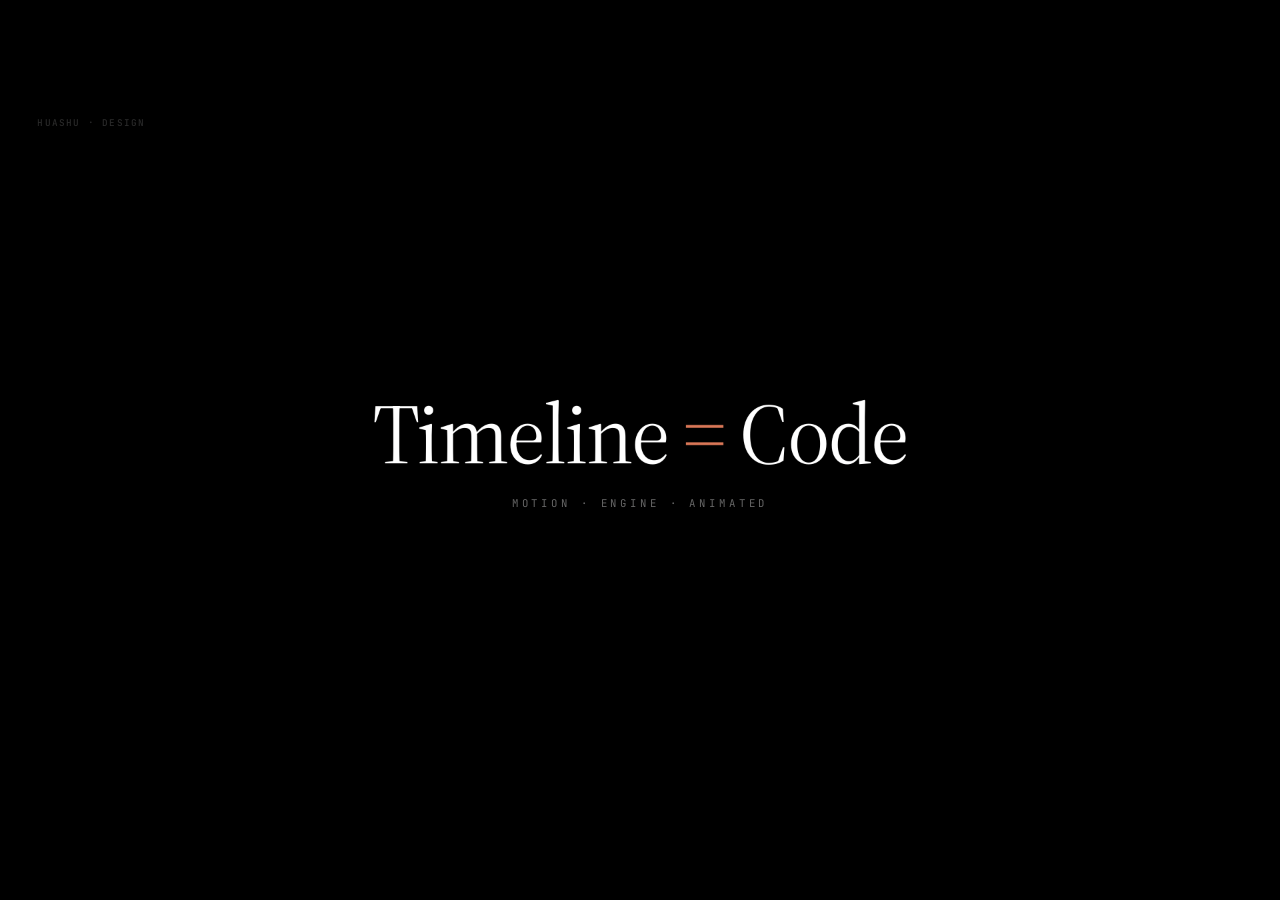
<file: huashu-design/demos/c3-motion-design-en.html>
<!doctype html>
<html lang="en">
<head>
<meta charset="utf-8" />
<title>huashu-design · c3 motion design (EN)</title>
<link rel="preconnect" href="https://fonts.googleapis.com">
<link rel="preconnect" href="https://fonts.gstatic.com" crossorigin>
<link href="https://fonts.googleapis.com/css2?family=Source+Serif+4:ital,opsz,wght@0,8..60,300..700;1,8..60,300..700&family=Noto+Serif+SC:wght@300;400;500;600;700&family=Inter:wght@100;200;300;400;500;600;700;800&family=JetBrains+Mono:wght@400;500;600&display=swap" rel="stylesheet">
<style>
:root {
  --bg: #000000;
  --ink: #FFFFFF;
  --ink-80: rgba(255,255,255,0.82);
  --ink-60: rgba(255,255,255,0.58);
  --muted: rgba(255,255,255,0.40);
  --dim: rgba(255,255,255,0.18);
  --hairline: rgba(255,255,255,0.12);
  --hair-strong: rgba(255,255,255,0.22);
  --accent: #D97757;
  --accent-deep: #B85D3D;
  --accent-dim: rgba(217,119,87,0.25);
  --serif-cn: "Noto Serif SC", "Songti SC", "STSong", serif;
  --serif-en: "Source Serif 4", "Tiempos Headline", Georgia, serif;
  --sans: "Inter", -apple-system, "PingFang SC", "HarmonyOS Sans SC", system-ui, sans-serif;
  --mono: "JetBrains Mono", "SF Mono", ui-monospace, monospace;
}

html, body {
  margin: 0; padding: 0;
  background: #000;
  overflow: hidden;
  font-family: var(--sans);
  color: var(--ink);
  -webkit-font-smoothing: antialiased;
}
* { box-sizing: border-box; }

.stage {
  position: fixed;
  top: 50%; left: 50%;
  width: 1920px; height: 1080px;
  transform-origin: center center;
  background: var(--bg);
  overflow: hidden;
}

/* Subtle film grain overlay, 2% */
.stage::after {
  content: '';
  position: absolute; inset: 0;
  pointer-events: none;
  opacity: 0.025;
  background-image: url("data:image/svg+xml;utf8,<svg xmlns='http://www.w3.org/2000/svg' width='300' height='300'><filter id='n'><feTurbulence baseFrequency='0.9' numOctaves='2'/></filter><rect width='100%' height='100%' filter='url(%23n)'/></svg>");
  mix-blend-mode: overlay;
  z-index: 200;
}

/* Watermark */
.watermark-tl {
  position: absolute;
  top: 40px; left: 56px;
  font-family: var(--mono);
  font-size: 14px;
  letter-spacing: 0.2em;
  color: rgba(255,255,255,0.16);
  z-index: 50;
  text-transform: none;
  font-weight: 500;
}
.watermark-br {
  position: absolute;
  bottom: 32px; right: 48px;
  font-family: var(--mono);
  font-size: 10px;
  letter-spacing: 0.24em;
  color: rgba(255,255,255,0.22);
  z-index: 100;
  text-transform: uppercase;
  opacity: 0;
  transition: opacity 0.6s;
}
.watermark-br.visible { opacity: 1; }

/* Scene container */
.scene {
  position: absolute; inset: 0;
  opacity: 0;
  visibility: hidden;
  will-change: opacity;
}
.scene.visible { visibility: visible; }

/* ============ Split layout ============ */
.split {
  position: absolute; inset: 0;
}
.split-top {
  position: absolute;
  top: 0; left: 0;
  width: 100%; height: 48%;
  display: flex;
  align-items: center;
  justify-content: center;
}
.split-bottom {
  position: absolute;
  bottom: 0; left: 0;
  width: 100%; height: 52%;
}

/* Horizontal divider hairline */
.split-divider {
  position: absolute;
  left: 160px; right: 160px;
  top: 48%;
  height: 1px;
  background: var(--hairline);
  z-index: 5;
}

/* Section label (top-left of each half) */
.panel-label {
  position: absolute;
  top: 32px;
  left: 160px;
  font-family: var(--mono);
  font-size: 12px;
  letter-spacing: 0.3em;
  color: var(--muted);
  text-transform: uppercase;
}
.split-bottom .panel-label { top: 32px; }
.panel-label .accent { color: var(--accent); font-weight: 500; }

/* ============ Top: Timeline ============ */
.timeline-wrap {
  width: 1600px;
  position: relative;
  margin-top: 40px;
}
.timeline-track {
  position: relative;
  height: 2px;
  background: var(--hairline);
  width: 100%;
}
.timeline-track .fill {
  position: absolute;
  top: 0; left: 0;
  height: 100%;
  background: linear-gradient(90deg, var(--accent) 0%, rgba(217,119,87,0.4) 100%);
  width: 0%;
  will-change: width;
}

/* Tick marks */
.tick {
  position: absolute;
  width: 1px;
  height: 10px;
  background: var(--muted);
  top: -4px;
  transform: translateX(-0.5px);
}
.tick.major { height: 14px; top: -6px; background: var(--ink-60); }
.tick-label {
  position: absolute;
  top: 18px;
  font-family: var(--mono);
  font-size: 11px;
  color: var(--muted);
  letter-spacing: 0.1em;
  transform: translateX(-50%);
}

/* Playhead */
.playhead {
  position: absolute;
  top: -28px;
  left: 0;
  width: 2px;
  height: 58px;
  background: var(--accent);
  transform: translateX(-1px);
  will-change: transform;
  z-index: 10;
  box-shadow: 0 0 20px rgba(217,119,87,0.5);
}
.playhead::before {
  content: '';
  position: absolute;
  top: -8px;
  left: 50%;
  transform: translateX(-50%);
  width: 14px; height: 14px;
  background: var(--accent);
  border-radius: 50%;
  box-shadow: 0 0 16px rgba(217,119,87,0.6);
}
.playhead::after {
  content: '';
  position: absolute;
  top: -6px;
  left: 50%;
  transform: translateX(-50%);
  width: 6px; height: 6px;
  background: var(--bg);
  border-radius: 50%;
  z-index: 2;
}

/* API capsules on timeline */
.api-capsule {
  position: absolute;
  top: -92px;
  transform: translateX(-50%);
  padding: 10px 20px;
  border: 1px solid var(--hairline);
  border-radius: 999px;
  background: rgba(0,0,0,0.6);
  backdrop-filter: blur(8px);
  font-family: var(--mono);
  font-size: 18px;
  font-weight: 500;
  color: var(--ink-60);
  letter-spacing: 0.02em;
  transition: none;
  will-change: color, border-color, transform, box-shadow;
  white-space: nowrap;
}
.api-capsule.lit {
  color: var(--accent);
  border-color: var(--accent);
  box-shadow: 0 0 30px rgba(217,119,87,0.35);
}
.api-capsule .tiny {
  font-size: 10px;
  color: var(--muted);
  letter-spacing: 0.2em;
  margin-right: 10px;
  display: inline-block;
  vertical-align: middle;
  opacity: 0.7;
}
.api-capsule.lit .tiny { color: var(--accent); opacity: 0.9; }

/* Tick connector (short vertical line from capsule to timeline) */
.capsule-stem {
  position: absolute;
  top: -48px;
  width: 1px;
  height: 44px;
  background: var(--hairline);
  transform: translateX(-0.5px);
  z-index: 1;
}
.capsule-stem.lit { background: var(--accent); }

/* ============ Bottom: Driven stage ============ */
.driven-stage {
  position: absolute;
  top: 0; left: 0;
  width: 100%; height: 100%;
}

.viz {
  position: absolute;
  top: 46%; left: 50%;
  transform: translate(-50%, -50%);
  width: 1000px; height: 400px;
  opacity: 0;
  will-change: opacity;
  display: flex;
  align-items: center;
  justify-content: center;
}

/* viz 1: useTime — clock */
.viz-clock {
  position: relative;
  width: 280px; height: 280px;
  border: 1.5px solid var(--hair-strong);
  border-radius: 50%;
  display: flex;
  align-items: center;
  justify-content: center;
}
.viz-clock .tickmark {
  position: absolute;
  width: 1px;
  height: 8px;
  background: var(--muted);
  top: 10px;
  left: 50%;
  transform-origin: 50% 130px;
}
.viz-clock .tickmark.q {
  width: 2px;
  height: 14px;
  background: var(--ink-60);
}
.viz-clock .hand-h {
  position: absolute;
  width: 3px; height: 80px;
  background: var(--ink);
  left: 50%;
  bottom: 50%;
  transform-origin: 50% 100%;
  transform: translateX(-50%) rotate(30deg);
  border-radius: 2px;
  will-change: transform;
}
.viz-clock .hand-m {
  position: absolute;
  width: 2px; height: 110px;
  background: var(--ink-80);
  left: 50%;
  bottom: 50%;
  transform-origin: 50% 100%;
  transform: translateX(-50%) rotate(120deg);
  border-radius: 2px;
  will-change: transform;
}
.viz-clock .hand-s {
  position: absolute;
  width: 1.5px; height: 120px;
  background: var(--accent);
  left: 50%;
  bottom: 50%;
  transform-origin: 50% 100%;
  transform: translateX(-50%) rotate(0deg);
  border-radius: 2px;
  will-change: transform;
  box-shadow: 0 0 10px rgba(217,119,87,0.4);
}
.viz-clock .center-dot {
  width: 12px; height: 12px;
  border-radius: 50%;
  background: var(--accent);
  z-index: 5;
  box-shadow: 0 0 10px rgba(217,119,87,0.6);
}
.viz-clock-label {
  position: absolute;
  bottom: -48px;
  left: 50%;
  transform: translateX(-50%);
  font-family: var(--mono);
  font-size: 13px;
  color: var(--muted);
  letter-spacing: 0.12em;
  white-space: nowrap;
}
.viz-clock-label .val {
  color: var(--accent);
  font-variant-numeric: tabular-nums;
}

/* viz 2: interpolate — morph box */
.viz-morph {
  display: flex;
  gap: 80px;
  align-items: center;
  justify-content: center;
  width: 100%;
}
.morph-box {
  width: 260px; height: 260px;
  position: relative;
  display: flex;
  align-items: center;
  justify-content: center;
}
.morph-rect {
  background: var(--accent);
  border-radius: 4px;
  will-change: width, height, background, border-radius, transform;
  box-shadow: 0 0 40px rgba(217,119,87,0.25);
}
.morph-label {
  position: absolute;
  bottom: -48px;
  left: 50%;
  transform: translateX(-50%);
  font-family: var(--mono);
  font-size: 12px;
  color: var(--muted);
  letter-spacing: 0.12em;
  white-space: nowrap;
}
.morph-label .val { color: var(--accent); font-variant-numeric: tabular-nums; }
.morph-arrow {
  font-family: var(--mono);
  font-size: 28px;
  color: var(--muted);
  letter-spacing: 0.2em;
}

/* viz 3: Easing — curves */
.viz-curves {
  position: relative;
  width: 720px; height: 320px;
  display: flex;
  align-items: center;
  justify-content: center;
}
.curves-svg {
  width: 100%; height: 100%;
}
.curve-label {
  position: absolute;
  font-family: var(--mono);
  font-size: 12px;
  color: var(--muted);
  letter-spacing: 0.08em;
  white-space: nowrap;
}
/* viewBox 720x320 → right edge ≈ 680 of 720 → 94%. Vertical:
   y=40 is visual top (output value 1), y=260 is bottom (value 0).
   Labels go at right side, vertically aligned with where each curve
   approaches its asymptote at t≈0.7.
   expoOut at t=0.7 ~ 0.99 (≈ y=42)
   cubicOut at t=0.7 ~ 0.973 (≈ y=46)
   linear at t=0.7 ~ 0.7 (≈ y=106)
   So spatial order top→bottom: expoOut, cubicOut, linear
*/
.curve-label.l-expo   { top:  6%; right: 4%; color: var(--accent); }
.curve-label.l-cubic  { top: 16%; right: 4%; color: rgba(255,255,255,0.78); }
.curve-label.l-linear { top: 36%; right: 4%; color: rgba(255,255,255,0.42); }

.curve-dot {
  position: absolute;
  width: 10px; height: 10px;
  border-radius: 50%;
  background: var(--accent);
  transform: translate(-50%, -50%);
  box-shadow: 0 0 14px rgba(217,119,87,0.6);
  will-change: left, top;
}

/* viz 4: useSprite — choreographed grid */
.viz-sprites {
  display: grid;
  grid-template-columns: repeat(6, 60px);
  grid-template-rows: repeat(4, 60px);
  gap: 18px;
  justify-content: center;
  align-content: center;
  padding: 40px 0;
}
.sprite {
  width: 60px; height: 60px;
  background: var(--hairline);
  border: 1px solid var(--dim);
  will-change: transform, opacity, background;
  opacity: 0;
  border-radius: 2px;
}

.sprite-label {
  position: absolute;
  bottom: -6px;
  left: 50%;
  transform: translateX(-50%);
  font-family: var(--mono);
  font-size: 12px;
  color: var(--muted);
  letter-spacing: 0.12em;
  white-space: nowrap;
}
.sprite-label .val { color: var(--accent); font-variant-numeric: tabular-nums; }

/* ============ Scene 0: Opening title ============ */
.scene-intro {
  display: flex;
  flex-direction: column;
  align-items: center;
  justify-content: center;
}
.scene-intro .title {
  font-family: var(--serif-en);
  font-size: 128px;
  font-weight: 300;
  letter-spacing: -0.025em;
  color: var(--ink);
  line-height: 1.02;
  will-change: opacity, transform, font-weight;
}
.scene-intro .title .accent { color: var(--accent); }
.scene-intro .sub {
  margin-top: 28px;
  font-family: var(--mono);
  font-size: 16px;
  color: var(--muted);
  letter-spacing: 0.3em;
}

/* ============ Scene 2: Brand reveal (米色面板标准动作) ============ */
.scene-brand {
  background: transparent;
  pointer-events: none;
  z-index: 150;
}
.brand-panel {
  position: absolute;
  inset: 0;
  background: #F5F4F0;
  transform: translateY(100%);
  will-change: transform;
}
.brand-wordmark {
  position: absolute;
  top: 50%;
  left: 50%;
  transform: translate(-50%, calc(-50% + 20px));
  font-family: "Source Serif 4", Georgia, serif;
  font-size: 72px;
  font-weight: 100;
  font-variation-settings: "wght" 100;
  letter-spacing: -0.01em;
  color: #1A1918;
  text-align: center;
  line-height: 1;
  opacity: 0;
  white-space: nowrap;
  will-change: opacity, transform, font-weight, font-variation-settings;
}
.brand-wordmark .accent { color: #D97757; font-weight: inherit; }
.brand-line {
  position: absolute;
  top: calc(50% + 60px);
  left: 50%;
  transform: translateX(-50%);
  height: 2px;
  width: 0px;
  background: #D97757;
  will-change: width;
}

/* ============ Replay button (hidden during record) ============ */
.replay-btn {
  position: absolute;
  bottom: 40px;
  left: 50%;
  transform: translateX(-50%);
  padding: 12px 32px;
  border: 1px solid var(--hair-strong);
  border-radius: 999px;
  background: transparent;
  color: var(--ink-60);
  font-family: var(--mono);
  font-size: 13px;
  letter-spacing: 0.2em;
  cursor: pointer;
  opacity: 0;
  pointer-events: none;
  transition: opacity 0.4s;
  z-index: 300;
}
.replay-btn.visible {
  opacity: 1;
  pointer-events: auto;
}
</style>
</head>
<body>

<div class="stage" id="stage">

  <!-- Top-left watermark (always on) -->
  <div class="watermark-tl">HUASHU · DESIGN</div>

  <!-- ============ Scene 0: Intro (0 → 1.6s) ============ -->
  <div class="scene scene-intro" id="scene-intro">
    <div class="title" id="introTitle">Timeline <span class="accent">=</span> Code</div>
    <div class="sub" id="introSub">MOTION · ENGINE · ANIMATED</div>
  </div>

  <!-- ============ Scene 1: Split view (1.6 → 8.2s) ============ -->
  <div class="scene" id="scene-main">
    <div class="split">

      <!-- TOP: Timeline -->
      <div class="split-top">
        <div class="panel-label">TIMELINE · <span class="accent">PLAYHEAD</span></div>
        <div class="timeline-wrap">
          <div class="timeline-track">
            <div class="fill" id="timelineFill"></div>

            <!-- Tick marks (10 ticks for 10s) -->
            <div class="tick" style="left: 0%;"></div>
            <div class="tick major" style="left: 0%;"></div>
            <div class="tick" style="left: 10%;"></div>
            <div class="tick major" style="left: 20%;"></div>
            <div class="tick" style="left: 30%;"></div>
            <div class="tick major" style="left: 40%;"></div>
            <div class="tick" style="left: 50%;"></div>
            <div class="tick major" style="left: 60%;"></div>
            <div class="tick" style="left: 70%;"></div>
            <div class="tick major" style="left: 80%;"></div>
            <div class="tick" style="left: 90%;"></div>
            <div class="tick major" style="left: 100%;"></div>

            <div class="tick-label" style="left: 0%;">0s</div>
            <div class="tick-label" style="left: 20%;">2s</div>
            <div class="tick-label" style="left: 40%;">4s</div>
            <div class="tick-label" style="left: 60%;">6s</div>
            <div class="tick-label" style="left: 80%;">8s</div>
            <div class="tick-label" style="left: 100%;">10s</div>

            <!-- API capsules anchored at their trigger points -->
            <!-- Scene-main spans 1.6→8.2; timeline maps 0→10s globally for clarity.
                 cap positions here mirror when each API is "active" on the lower viz. -->
            <!-- useTime: global t = 1.8 → 3.3 → center ~2.5s → 25% -->
            <div class="capsule-stem" id="stem-time" style="left: 18%;"></div>
            <div class="api-capsule" id="cap-time" style="left: 18%;">
              <span class="tiny">01</span>useTime
            </div>

            <!-- interpolate: 3.5 → 5s → center 4.2s → 42% -->
            <div class="capsule-stem" id="stem-interp" style="left: 38%;"></div>
            <div class="api-capsule" id="cap-interp" style="left: 38%;">
              <span class="tiny">02</span>interpolate
            </div>

            <!-- Easing: 5 → 6.5s → center 5.7s → 57% -->
            <div class="capsule-stem" id="stem-easing" style="left: 58%;"></div>
            <div class="api-capsule" id="cap-easing" style="left: 58%;">
              <span class="tiny">03</span>Easing
            </div>

            <!-- useSprite: 6.5 → 8s → center 7.2s → 72% -->
            <div class="capsule-stem" id="stem-sprite" style="left: 80%;"></div>
            <div class="api-capsule" id="cap-sprite" style="left: 80%;">
              <span class="tiny">04</span>useSprite
            </div>

            <!-- Playhead -->
            <div class="playhead" id="playhead"></div>
          </div>
        </div>
      </div>

      <!-- Divider -->
      <div class="split-divider"></div>

      <!-- BOTTOM: Driven stage -->
      <div class="split-bottom">
        <div class="panel-label">DRIVEN · <span class="accent">STAGE</span></div>
        <div class="driven-stage">

          <!-- viz 1: useTime — clock -->
          <div class="viz" id="viz-time">
            <div class="viz-clock" id="clockRoot">
              <!-- 12 tick marks -->
              <div class="tickmark q" style="transform: translate(-50%, 0) rotate(0deg);"></div>
              <div class="tickmark" style="transform: translate(-50%, 0) rotate(30deg);"></div>
              <div class="tickmark" style="transform: translate(-50%, 0) rotate(60deg);"></div>
              <div class="tickmark q" style="transform: translate(-50%, 0) rotate(90deg);"></div>
              <div class="tickmark" style="transform: translate(-50%, 0) rotate(120deg);"></div>
              <div class="tickmark" style="transform: translate(-50%, 0) rotate(150deg);"></div>
              <div class="tickmark q" style="transform: translate(-50%, 0) rotate(180deg);"></div>
              <div class="tickmark" style="transform: translate(-50%, 0) rotate(210deg);"></div>
              <div class="tickmark" style="transform: translate(-50%, 0) rotate(240deg);"></div>
              <div class="tickmark q" style="transform: translate(-50%, 0) rotate(270deg);"></div>
              <div class="tickmark" style="transform: translate(-50%, 0) rotate(300deg);"></div>
              <div class="tickmark" style="transform: translate(-50%, 0) rotate(330deg);"></div>

              <div class="hand-h" id="handH"></div>
              <div class="hand-m" id="handM"></div>
              <div class="hand-s" id="handS"></div>
              <div class="center-dot"></div>

              <div class="viz-clock-label">
                t = <span class="val" id="timeVal">0.00s</span>
              </div>
            </div>
          </div>

          <!-- viz 2: interpolate — morph -->
          <div class="viz" id="viz-interp">
            <div class="viz-morph">
              <div class="morph-box">
                <div class="morph-rect" id="morphFrom" style="width: 80px; height: 80px; background: var(--hair-strong); border-radius: 2px;"></div>
                <div class="morph-label">FROM · <span class="val">0 → 100</span></div>
              </div>
              <div class="morph-arrow">──────→</div>
              <div class="morph-box">
                <div class="morph-rect" id="morphTo"></div>
                <div class="morph-label">INTERPOLATE · <span class="val" id="interpVal">0.00</span></div>
              </div>
            </div>
          </div>

          <!-- viz 3: Easing — 3 curves drawn in parallel -->
          <div class="viz" id="viz-easing">
            <div class="viz-curves">
              <svg class="curves-svg" viewBox="0 0 720 320" preserveAspectRatio="none">
                <!-- Grid -->
                <line x1="60" y1="260" x2="680" y2="260" stroke="rgba(255,255,255,0.18)" stroke-width="1"/>
                <line x1="60" y1="260" x2="60" y2="40" stroke="rgba(255,255,255,0.18)" stroke-width="1"/>

                <!-- Axis labels -->
                <text x="50" y="266" text-anchor="end" fill="rgba(255,255,255,0.4)" font-family="JetBrains Mono, monospace" font-size="11">0</text>
                <text x="50" y="48" text-anchor="end" fill="rgba(255,255,255,0.4)" font-family="JetBrains Mono, monospace" font-size="11">1</text>
                <text x="680" y="282" text-anchor="end" fill="rgba(255,255,255,0.4)" font-family="JetBrains Mono, monospace" font-size="11">t</text>

                <!-- Curves -->
                <path id="pathLinear" d="M 60 260 L 60 260" stroke="rgba(255,255,255,0.42)" stroke-width="1.5" fill="none" stroke-linecap="round"/>
                <path id="pathCubic" d="M 60 260 L 60 260" stroke="rgba(255,255,255,0.75)" stroke-width="1.8" fill="none" stroke-linecap="round"/>
                <path id="pathExpo" d="M 60 260 L 60 260" stroke="#D97757" stroke-width="2.2" fill="none" stroke-linecap="round"/>
              </svg>
              <div class="curve-label l-linear">linear</div>
              <div class="curve-label l-cubic">cubicOut</div>
              <div class="curve-label l-expo">expoOut</div>
            </div>
          </div>

          <!-- viz 4: useSprite — 24 sprites -->
          <div class="viz" id="viz-sprite">
            <div class="viz-sprites" id="spriteGrid">
              <!-- 24 sprites (6x4), filled by JS -->
            </div>
          </div>
        </div>
      </div>

    </div>
  </div>

  <!-- ============ Scene 2: Brand reveal (米色面板, 8.0 → 10s) ============ -->
  <div class="scene scene-brand" id="scene-brand">
    <div class="brand-panel" id="brandPanel"></div>
    <div class="brand-wordmark" id="wordmark">huashu<span class="accent">-</span>design</div>
    <div class="brand-line" id="brandLine"></div>
  </div>

  <!-- Bottom-right watermark -->
  <div class="watermark-br" id="watermarkBR">V2 · 2026</div>

  <!-- Replay button (hidden during recording) -->
  <button class="replay-btn no-record" id="replayBtn">REPLAY</button>

</div>

<script>
(function() {
  // =============== Timing ===============
  const T = {
    DURATION: 10.0,

    // Scene 0: intro
    intro_in:  [0.0, 0.5],
    intro_out: [1.3, 1.6],

    // Scene 1: main (timeline + driven stage)
    main_in:   [1.5, 1.9],     // fade in
    // Playhead sweeps from 0% (at t=1.6) to 100% (at t=8.2).
    // API activations use GLOBAL time. Their capsule position is placed so
    // that playhead passes under the capsule right when the API peaks.
    main_t0:   1.6,
    main_t_end: 8.2,
    main_out:  [8.0, 8.4],

    // API activations (GLOBAL time)
    // Each API: [activate_start, peak, deactivate_end]
    // Capsule x% = (peak - 1.6) / (8.2 - 1.6) * 100
    useTime:     [2.0, 2.8, 3.6],   // capsule @ ~18%
    interpolate: [3.6, 4.1, 4.8],   // capsule @ ~38%
    Easing:      [4.8, 5.4, 6.2],   // capsule @ ~58%
    useSprite:   [6.2, 6.9, 7.9],   // capsule @ ~80%

    // Scene 2: Brand reveal (米色面板 standard, last 2s of T=10)
    // [T-2.0 → T-1.7]: main fade 1→0 (already handled by main_out 8.0-8.4)
    // [T-1.7 → T-1.3]: beige panel translateY 100%→0, expoOut
    // [T-1.3 → T-0.7]: wordmark weight 100→500 + y:20→0 + opacity 0→1, expoOut
    // [T-0.7 → T-0.3]: orange line width 0→280px, cubicOut
    // [T-0.3 → T]: hold
    brand_panel:  [8.3, 8.7],
    brand_word:   [8.7, 9.3],
    brand_line:   [9.3, 9.7],
  };

  // =============== Easings ===============
  const expoOut = t => (t >= 1 ? 1 : 1 - Math.pow(2, -10 * t));
  const expoIn  = t => (t <= 0 ? 0 : Math.pow(2, 10 * (t - 1)));
  const cubicOut = t => 1 - Math.pow(1 - t, 3);
  const cubicIn  = t => t * t * t;
  const cubicInOut = t => t < 0.5 ? 4 * t * t * t : 1 - Math.pow(-2 * t + 2, 3) / 2;
  const easeInOut  = cubicInOut;
  const linear = t => t;

  // =============== Utils ===============
  const clamp = (v, lo = 0, hi = 1) => Math.max(lo, Math.min(hi, v));
  const clampLerp = (t, t0, t1) => clamp((t - t0) / (t1 - t0));
  function lerp(t, t0, t1, v0, v1, easing = linear) {
    const p = clampLerp(t, t0, t1);
    return v0 + (v1 - v0) * easing(p);
  }

  // =============== DOM refs ===============
  const scenes = {
    intro: document.getElementById('scene-intro'),
    main: document.getElementById('scene-main'),
    brand: document.getElementById('scene-brand'),
  };
  const introTitle = document.getElementById('introTitle');
  const introSub = document.getElementById('introSub');

  const timelineFill = document.getElementById('timelineFill');
  const playhead = document.getElementById('playhead');

  const capTime = document.getElementById('cap-time');
  const capInterp = document.getElementById('cap-interp');
  const capEasing = document.getElementById('cap-easing');
  const capSprite = document.getElementById('cap-sprite');

  const stemTime = document.getElementById('stem-time');
  const stemInterp = document.getElementById('stem-interp');
  const stemEasing = document.getElementById('stem-easing');
  const stemSprite = document.getElementById('stem-sprite');

  const vizTime = document.getElementById('viz-time');
  const vizInterp = document.getElementById('viz-interp');
  const vizEasing = document.getElementById('viz-easing');
  const vizSprite = document.getElementById('viz-sprite');

  const handS = document.getElementById('handS');
  const handM = document.getElementById('handM');
  const handH = document.getElementById('handH');
  const timeVal = document.getElementById('timeVal');

  const morphTo = document.getElementById('morphTo');
  const interpVal = document.getElementById('interpVal');

  const pathLinear = document.getElementById('pathLinear');
  const pathCubic = document.getElementById('pathCubic');
  const pathExpo = document.getElementById('pathExpo');

  const spriteGrid = document.getElementById('spriteGrid');
  const wordmark = document.getElementById('wordmark');
  const brandLine = document.getElementById('brandLine');
  const brandPanel = document.getElementById('brandPanel');
  const watermarkBR = document.getElementById('watermarkBR');
  const replayBtn = document.getElementById('replayBtn');

  // Build 24 sprites (6x4 grid)
  const SPRITE_COLS = 6, SPRITE_ROWS = 4;
  const spriteEls = [];
  for (let r = 0; r < SPRITE_ROWS; r++) {
    for (let c = 0; c < SPRITE_COLS; c++) {
      const el = document.createElement('div');
      el.className = 'sprite';
      // center distance for ripple
      const dc = c - (SPRITE_COLS - 1) / 2;
      const dr = r - (SPRITE_ROWS - 1) / 2;
      const dist = Math.sqrt(dc * dc + dr * dr);
      const maxDist = Math.sqrt(((SPRITE_COLS - 1) / 2) ** 2 + ((SPRITE_ROWS - 1) / 2) ** 2);
      el.dataset.delay = (dist / maxDist).toFixed(3);
      spriteGrid.appendChild(el);
      spriteEls.push(el);
    }
  }

  // =============== Scene helpers ===============
  function showScene(el, opacity) {
    if (opacity > 0.001) el.classList.add('visible');
    else el.classList.remove('visible');
    el.style.opacity = opacity;
  }

  // =============== API activation logic ===============
  function apiState(t_local, api) {
    // Returns { on: bool, strength: 0-1 }
    const [a, peak, b] = T[api];
    if (t_local < a || t_local > b) return { on: false, strength: 0 };
    if (t_local < peak) {
      return { on: true, strength: expoOut(clampLerp(t_local, a, peak)) };
    } else {
      return { on: true, strength: 1 - cubicIn(clampLerp(t_local, peak, b)) };
    }
  }

  // =============== Draw easing curves progressively ===============
  function easingPath(easingFn, progress) {
    // progress 0-1 draws the curve from left to right
    // x range: 60 → 680, y range: 260 (0) → 40 (1)
    const X0 = 60, X1 = 680, Y0 = 260, Y1 = 40;
    const steps = Math.max(2, Math.floor(progress * 80));
    let d = `M ${X0} ${Y0}`;
    for (let i = 1; i <= steps; i++) {
      const t = (i / 80) * progress;
      const x = X0 + (X1 - X0) * t;
      const y = Y0 + (Y1 - Y0) * easingFn(t);
      d += ` L ${x.toFixed(2)} ${y.toFixed(2)}`;
    }
    return d;
  }

  // =============== Render ===============
  function render(t) {
    // ============ Scene 0: Intro ============
    if (t < T.main_in[1]) {
      let op = 0;
      if (t < T.intro_in[1]) op = clampLerp(t, T.intro_in[0], T.intro_in[1]);
      else if (t < T.intro_out[0]) op = 1;
      else op = 1 - clampLerp(t, T.intro_out[0], T.intro_out[1]);
      showScene(scenes.intro, op);

      // weight morph + rise
      const morphP = expoOut(clampLerp(t, T.intro_in[0], T.intro_in[1] + 0.3));
      const w = 150 + (400 - 150) * morphP;
      introTitle.style.fontWeight = Math.round(w);
      const rise = lerp(t, T.intro_in[0], T.intro_in[1], 16, 0, expoOut);
      introTitle.style.transform = `translate3d(0, ${rise}px, 0)`;
      introSub.style.opacity = clampLerp(t, T.intro_in[1], T.intro_in[1] + 0.4);
    } else {
      showScene(scenes.intro, 0);
    }

    // ============ Scene 1: Main (split view) ============
    if (t >= T.main_in[0] - 0.1 && t < T.main_out[1]) {
      let op;
      if (t < T.main_in[1]) op = clampLerp(t, T.main_in[0], T.main_in[1]);
      else if (t < T.main_out[0]) op = 1;
      else op = 1 - clampLerp(t, T.main_out[0], T.main_out[1]);
      showScene(scenes.main, op);

      // Playhead sweeps 0% → 100% across the window [main_t0, main_t_end]
      const phP = clampLerp(t, T.main_t0, T.main_t_end);
      const phPct = phP * 100;
      playhead.style.left = phPct + '%';
      // Keep: use t directly for API state
      const t_local_clamped = t;

      // Timeline fill
      timelineFill.style.width = phPct + '%';

      // API capsules: lit state driven by apiState
      const stTime = apiState(t_local_clamped, 'useTime');
      const stInterp = apiState(t_local_clamped, 'interpolate');
      const stEasing = apiState(t_local_clamped, 'Easing');
      const stSprite = apiState(t_local_clamped, 'useSprite');

      setLit(capTime, stemTime, stTime);
      setLit(capInterp, stemInterp, stInterp);
      setLit(capEasing, stemEasing, stEasing);
      setLit(capSprite, stemSprite, stSprite);

      // Viz opacities — each viz only visible during its API's window
      vizTime.style.opacity = stTime.on ? stTime.strength : 0;
      vizInterp.style.opacity = stInterp.on ? stInterp.strength : 0;
      vizEasing.style.opacity = stEasing.on ? stEasing.strength : 0;
      vizSprite.style.opacity = stSprite.on ? stSprite.strength : 0;

      // ========= viz 1: clock =========
      // Continuous rotation (not just when active) so transition looks natural
      // But only animate hands when api is near-active, to avoid wasted cpu
      {
        const [a, _peak, b] = T.useTime;
        // Second hand: one revolution over the active window
        const localP = clampLerp(t_local_clamped, a, b);
        // Multi-revolution: 1.5 turns over the window
        const sDeg = localP * 540;
        const mDeg = localP * 180 + 120;
        const hDeg = localP * 60 + 30;
        handS.style.transform = `translateX(-50%) rotate(${sDeg}deg)`;
        handM.style.transform = `translateX(-50%) rotate(${mDeg}deg)`;
        handH.style.transform = `translateX(-50%) rotate(${hDeg}deg)`;

        // Display value as t in seconds mapping 0→1.50
        const displayVal = (localP * 1.5).toFixed(2);
        timeVal.textContent = displayVal + 's';
      }

      // ========= viz 2: interpolate =========
      {
        const [a, _peak, b] = T.interpolate;
        const localP = clampLerp(t_local_clamped, a, b);
        const eased = easeInOut(localP);
        // morph from 80×80 black → 220×160 orange, rounded
        const W = 80 + (240 - 80) * eased;
        const H = 80 + (160 - 80) * eased;
        const bright = Math.round(30 + (217 - 30) * eased);
        const brightG = Math.round(30 + (119 - 30) * eased);
        const brightB = Math.round(30 + (87 - 30) * eased);
        const rad = 2 + (20 - 2) * eased;
        morphTo.style.width = W + 'px';
        morphTo.style.height = H + 'px';
        morphTo.style.background = `rgb(${bright}, ${brightG}, ${brightB})`;
        morphTo.style.borderRadius = rad + 'px';
        interpVal.textContent = eased.toFixed(2);
      }

      // ========= viz 3: easing curves =========
      {
        const [a, _peak, b] = T.Easing;
        const localP = clampLerp(t_local_clamped, a, b);
        pathLinear.setAttribute('d', easingPath(linear, localP));
        pathCubic.setAttribute('d', easingPath(cubicOut, localP));
        pathExpo.setAttribute('d', easingPath(expoOut, localP));
      }

      // ========= viz 4: sprites =========
      {
        const [a, _peak, b] = T.useSprite;
        const localP = clampLerp(t_local_clamped, a, b);
        for (const el of spriteEls) {
          const delay = parseFloat(el.dataset.delay);
          const spriteLocalT = clamp((localP - delay * 0.5) / 0.5, 0, 1);
          const op = expoOut(spriteLocalT);
          el.style.opacity = op;
          const scale = 0.5 + 0.5 * op;
          const y = (1 - op) * 14;
          el.style.transform = `translateY(${y}px) scale(${scale})`;
          el.style.background = op > 0.85 ? 'var(--accent)' : 'var(--hairline)';
        }
      }
    } else {
      showScene(scenes.main, 0);
    }

    // ============ Scene 2: Brand reveal (米色面板标准动作) ============
    if (t >= T.brand_panel[0] - 0.1) {
      showScene(scenes.brand, 1);

      // [T-1.7 → T-1.3]: beige panel slides up, expoOut
      const panelP = expoOut(clampLerp(t, T.brand_panel[0], T.brand_panel[1]));
      brandPanel.style.transform = `translateY(${(1 - panelP) * 100}%)`;

      // [T-1.3 → T-0.7]: wordmark weight 100→500 + y:20→0 + opacity:0→1, expoOut
      const wordP = expoOut(clampLerp(t, T.brand_word[0], T.brand_word[1]));
      const w = 100 + (500 - 100) * wordP;
      wordmark.style.fontVariationSettings = `"wght" ${w.toFixed(0)}`;
      wordmark.style.fontWeight = Math.round(w);
      wordmark.style.opacity = wordP;
      const wRise = (1 - wordP) * 20;
      wordmark.style.transform = `translate(-50%, calc(-50% + ${wRise}px))`;

      // [T-0.7 → T-0.3]: orange line expands 0→280px, cubicOut
      const lineP = cubicOut(clampLerp(t, T.brand_line[0], T.brand_line[1]));
      brandLine.style.width = (lineP * 280) + 'px';
    } else {
      showScene(scenes.brand, 0);
      brandPanel.style.transform = 'translateY(100%)';
      wordmark.style.opacity = 0;
      brandLine.style.width = '0px';
    }

    // Watermark visible from start of main until end
    if (t >= T.main_in[0] && t < T.DURATION - 0.15) {
      watermarkBR.classList.add('visible');
    } else {
      watermarkBR.classList.remove('visible');
    }
  }

  function setLit(capsule, stem, state) {
    if (state.on && state.strength > 0.15) {
      capsule.classList.add('lit');
      stem.classList.add('lit');
      // Subtle scale pulse centered on peak (simplistic)
      const scale = 1.0 + state.strength * 0.06;
      capsule.style.transform = `translateX(-50%) scale(${scale})`;
    } else {
      capsule.classList.remove('lit');
      stem.classList.remove('lit');
      capsule.style.transform = 'translateX(-50%)';
    }
  }

  // =============== Driver ===============
  let manualT = null;
  let startMs = null;
  let hasFinishedOnce = false;

  function tick(now) {
    if (manualT != null) {
      render(manualT);
    } else {
      if (startMs == null) startMs = now;
      const elapsed = (now - startMs) / 1000;
      const recording = window.__recording === true;
      let t;
      if (recording) {
        t = Math.min(elapsed, T.DURATION - 0.001);
        if (elapsed >= T.DURATION && !hasFinishedOnce) hasFinishedOnce = true;
      } else {
        t = elapsed % T.DURATION;
        // Show replay button when we've played at least once
        if (elapsed >= T.DURATION) {
          replayBtn.classList.add('visible');
        }
      }
      render(t);
    }
    requestAnimationFrame(tick);
  }

  // First paint signal for renderer
  document.fonts.ready.then(() => {
    render(0);
    requestAnimationFrame(() => {
      window.__ready = true;
      requestAnimationFrame(tick);
    });
  });

  // ========= Stage scaling (fit viewport) =========
  function fitStage() {
    const stage = document.getElementById('stage');
    const scaleX = window.innerWidth / 1920;
    const scaleY = window.innerHeight / 1080;
    const scale = Math.min(scaleX, scaleY);
    stage.style.transform = `translate(-50%, -50%) scale(${scale})`;
  }
  fitStage();
  window.addEventListener('resize', fitStage);

  // Replay
  replayBtn.addEventListener('click', () => {
    startMs = null;
    replayBtn.classList.remove('visible');
  });

  // =============== Expose for frame-accurate rendering ===============
  window.__setTime = (t) => { manualT = t; render(t); };
  window.__resume = () => { manualT = null; startMs = null; };
  window.__duration = T.DURATION;
  window.__render = render;
})();
</script>
</body>
</html>
</file>
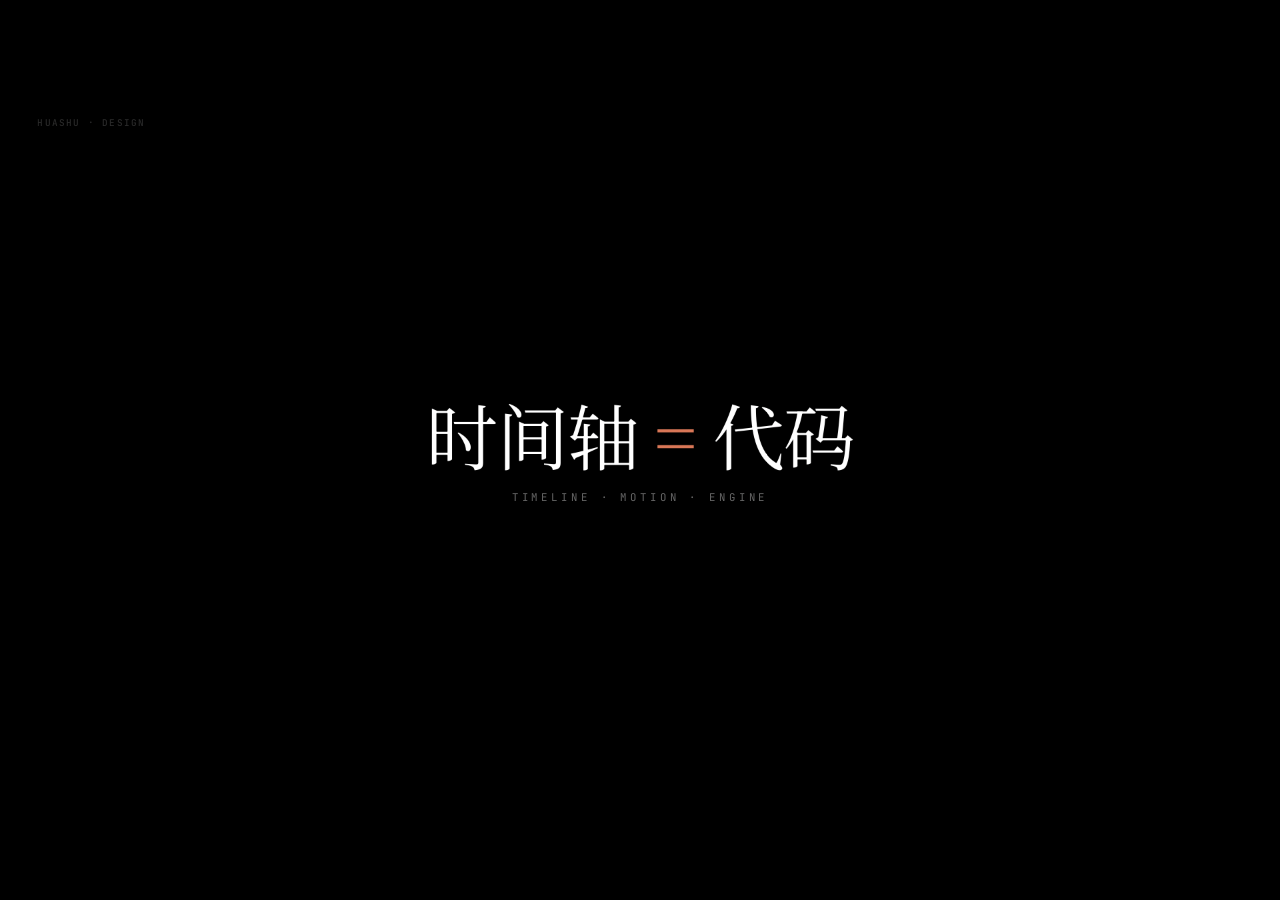
<file: huashu-design/demos/c3-motion-design.html>
<!doctype html>
<html lang="zh-Hans">
<head>
<meta charset="utf-8" />
<title>huashu-design · c3 motion design（中文版）</title>
<link rel="preconnect" href="https://fonts.googleapis.com">
<link rel="preconnect" href="https://fonts.gstatic.com" crossorigin>
<link href="https://fonts.googleapis.com/css2?family=Source+Serif+4:ital,opsz,wght@0,8..60,300..700;1,8..60,300..700&family=Noto+Serif+SC:wght@300;400;500;600;700&family=Inter:wght@100;200;300;400;500;600;700;800&family=JetBrains+Mono:wght@400;500;600&display=swap" rel="stylesheet">
<style>
:root {
  --bg: #000000;
  --ink: #FFFFFF;
  --ink-80: rgba(255,255,255,0.82);
  --ink-60: rgba(255,255,255,0.58);
  --muted: rgba(255,255,255,0.40);
  --dim: rgba(255,255,255,0.18);
  --hairline: rgba(255,255,255,0.12);
  --hair-strong: rgba(255,255,255,0.22);
  --accent: #D97757;
  --accent-deep: #B85D3D;
  --accent-dim: rgba(217,119,87,0.25);
  --serif-cn: "Noto Serif SC", "Songti SC", "STSong", serif;
  --serif-en: "Source Serif 4", "Tiempos Headline", Georgia, serif;
  --sans: "Inter", -apple-system, "PingFang SC", "HarmonyOS Sans SC", system-ui, sans-serif;
  --mono: "JetBrains Mono", "SF Mono", ui-monospace, monospace;
}

html, body {
  margin: 0; padding: 0;
  background: #000;
  overflow: hidden;
  font-family: var(--sans);
  color: var(--ink);
  -webkit-font-smoothing: antialiased;
}
* { box-sizing: border-box; }

.stage {
  position: fixed;
  top: 50%; left: 50%;
  width: 1920px; height: 1080px;
  transform-origin: center center;
  background: var(--bg);
  overflow: hidden;
}

/* Subtle film grain overlay, 2% */
.stage::after {
  content: '';
  position: absolute; inset: 0;
  pointer-events: none;
  opacity: 0.025;
  background-image: url("data:image/svg+xml;utf8,<svg xmlns='http://www.w3.org/2000/svg' width='300' height='300'><filter id='n'><feTurbulence baseFrequency='0.9' numOctaves='2'/></filter><rect width='100%' height='100%' filter='url(%23n)'/></svg>");
  mix-blend-mode: overlay;
  z-index: 200;
}

/* Watermark */
.watermark-tl {
  position: absolute;
  top: 40px; left: 56px;
  font-family: var(--mono);
  font-size: 14px;
  letter-spacing: 0.2em;
  color: rgba(255,255,255,0.16);
  z-index: 50;
  text-transform: none;
  font-weight: 500;
}
.watermark-br {
  position: absolute;
  bottom: 32px; right: 48px;
  font-family: var(--mono);
  font-size: 10px;
  letter-spacing: 0.24em;
  color: rgba(255,255,255,0.22);
  z-index: 100;
  text-transform: uppercase;
  opacity: 0;
  transition: opacity 0.6s;
}
.watermark-br.visible { opacity: 1; }

/* Scene container */
.scene {
  position: absolute; inset: 0;
  opacity: 0;
  visibility: hidden;
  will-change: opacity;
}
.scene.visible { visibility: visible; }

/* ============ Split layout ============ */
.split {
  position: absolute; inset: 0;
}
.split-top {
  position: absolute;
  top: 0; left: 0;
  width: 100%; height: 48%;
  display: flex;
  align-items: center;
  justify-content: center;
}
.split-bottom {
  position: absolute;
  bottom: 0; left: 0;
  width: 100%; height: 52%;
}

/* Horizontal divider hairline */
.split-divider {
  position: absolute;
  left: 160px; right: 160px;
  top: 48%;
  height: 1px;
  background: var(--hairline);
  z-index: 5;
}

/* Section label (top-left of each half) */
.panel-label {
  position: absolute;
  top: 32px;
  left: 160px;
  font-family: var(--mono);
  font-size: 12px;
  letter-spacing: 0.3em;
  color: var(--muted);
  text-transform: uppercase;
}
.split-bottom .panel-label { top: 32px; }
.panel-label .accent { color: var(--accent); font-weight: 500; }

/* ============ Top: Timeline ============ */
.timeline-wrap {
  width: 1600px;
  position: relative;
  margin-top: 40px;
}
.timeline-track {
  position: relative;
  height: 2px;
  background: var(--hairline);
  width: 100%;
}
.timeline-track .fill {
  position: absolute;
  top: 0; left: 0;
  height: 100%;
  background: linear-gradient(90deg, var(--accent) 0%, rgba(217,119,87,0.4) 100%);
  width: 0%;
  will-change: width;
}

/* Tick marks */
.tick {
  position: absolute;
  width: 1px;
  height: 10px;
  background: var(--muted);
  top: -4px;
  transform: translateX(-0.5px);
}
.tick.major { height: 14px; top: -6px; background: var(--ink-60); }
.tick-label {
  position: absolute;
  top: 18px;
  font-family: var(--mono);
  font-size: 11px;
  color: var(--muted);
  letter-spacing: 0.1em;
  transform: translateX(-50%);
}

/* Playhead */
.playhead {
  position: absolute;
  top: -28px;
  left: 0;
  width: 2px;
  height: 58px;
  background: var(--accent);
  transform: translateX(-1px);
  will-change: transform;
  z-index: 10;
  box-shadow: 0 0 20px rgba(217,119,87,0.5);
}
.playhead::before {
  content: '';
  position: absolute;
  top: -8px;
  left: 50%;
  transform: translateX(-50%);
  width: 14px; height: 14px;
  background: var(--accent);
  border-radius: 50%;
  box-shadow: 0 0 16px rgba(217,119,87,0.6);
}
.playhead::after {
  content: '';
  position: absolute;
  top: -6px;
  left: 50%;
  transform: translateX(-50%);
  width: 6px; height: 6px;
  background: var(--bg);
  border-radius: 50%;
  z-index: 2;
}

/* API capsules on timeline */
.api-capsule {
  position: absolute;
  top: -92px;
  transform: translateX(-50%);
  padding: 10px 20px;
  border: 1px solid var(--hairline);
  border-radius: 999px;
  background: rgba(0,0,0,0.6);
  backdrop-filter: blur(8px);
  font-family: var(--mono);
  font-size: 18px;
  font-weight: 500;
  color: var(--ink-60);
  letter-spacing: 0.02em;
  transition: none;
  will-change: color, border-color, transform, box-shadow;
  white-space: nowrap;
}
.api-capsule.lit {
  color: var(--accent);
  border-color: var(--accent);
  box-shadow: 0 0 30px rgba(217,119,87,0.35);
}
.api-capsule .tiny {
  font-size: 10px;
  color: var(--muted);
  letter-spacing: 0.2em;
  margin-right: 10px;
  display: inline-block;
  vertical-align: middle;
  opacity: 0.7;
}
.api-capsule.lit .tiny { color: var(--accent); opacity: 0.9; }

/* Tick connector (short vertical line from capsule to timeline) */
.capsule-stem {
  position: absolute;
  top: -48px;
  width: 1px;
  height: 44px;
  background: var(--hairline);
  transform: translateX(-0.5px);
  z-index: 1;
}
.capsule-stem.lit { background: var(--accent); }

/* ============ Bottom: Driven stage ============ */
.driven-stage {
  position: absolute;
  top: 0; left: 0;
  width: 100%; height: 100%;
}

.viz {
  position: absolute;
  top: 46%; left: 50%;
  transform: translate(-50%, -50%);
  width: 1000px; height: 400px;
  opacity: 0;
  will-change: opacity;
  display: flex;
  align-items: center;
  justify-content: center;
}

/* viz 1: useTime — clock */
.viz-clock {
  position: relative;
  width: 280px; height: 280px;
  border: 1.5px solid var(--hair-strong);
  border-radius: 50%;
  display: flex;
  align-items: center;
  justify-content: center;
}
.viz-clock .tickmark {
  position: absolute;
  width: 1px;
  height: 8px;
  background: var(--muted);
  top: 10px;
  left: 50%;
  transform-origin: 50% 130px;
}
.viz-clock .tickmark.q {
  width: 2px;
  height: 14px;
  background: var(--ink-60);
}
.viz-clock .hand-h {
  position: absolute;
  width: 3px; height: 80px;
  background: var(--ink);
  left: 50%;
  bottom: 50%;
  transform-origin: 50% 100%;
  transform: translateX(-50%) rotate(30deg);
  border-radius: 2px;
  will-change: transform;
}
.viz-clock .hand-m {
  position: absolute;
  width: 2px; height: 110px;
  background: var(--ink-80);
  left: 50%;
  bottom: 50%;
  transform-origin: 50% 100%;
  transform: translateX(-50%) rotate(120deg);
  border-radius: 2px;
  will-change: transform;
}
.viz-clock .hand-s {
  position: absolute;
  width: 1.5px; height: 120px;
  background: var(--accent);
  left: 50%;
  bottom: 50%;
  transform-origin: 50% 100%;
  transform: translateX(-50%) rotate(0deg);
  border-radius: 2px;
  will-change: transform;
  box-shadow: 0 0 10px rgba(217,119,87,0.4);
}
.viz-clock .center-dot {
  width: 12px; height: 12px;
  border-radius: 50%;
  background: var(--accent);
  z-index: 5;
  box-shadow: 0 0 10px rgba(217,119,87,0.6);
}
.viz-clock-label {
  position: absolute;
  bottom: -48px;
  left: 50%;
  transform: translateX(-50%);
  font-family: var(--mono);
  font-size: 13px;
  color: var(--muted);
  letter-spacing: 0.12em;
  white-space: nowrap;
}
.viz-clock-label .val {
  color: var(--accent);
  font-variant-numeric: tabular-nums;
}

/* viz 2: interpolate — morph box */
.viz-morph {
  display: flex;
  gap: 80px;
  align-items: center;
  justify-content: center;
  width: 100%;
}
.morph-box {
  width: 260px; height: 260px;
  position: relative;
  display: flex;
  align-items: center;
  justify-content: center;
}
.morph-rect {
  background: var(--accent);
  border-radius: 4px;
  will-change: width, height, background, border-radius, transform;
  box-shadow: 0 0 40px rgba(217,119,87,0.25);
}
.morph-label {
  position: absolute;
  bottom: -48px;
  left: 50%;
  transform: translateX(-50%);
  font-family: var(--mono);
  font-size: 12px;
  color: var(--muted);
  letter-spacing: 0.12em;
  white-space: nowrap;
}
.morph-label .val { color: var(--accent); font-variant-numeric: tabular-nums; }
.morph-arrow {
  font-family: var(--mono);
  font-size: 28px;
  color: var(--muted);
  letter-spacing: 0.2em;
}

/* viz 3: Easing — curves */
.viz-curves {
  position: relative;
  width: 720px; height: 320px;
  display: flex;
  align-items: center;
  justify-content: center;
}
.curves-svg {
  width: 100%; height: 100%;
}
.curve-label {
  position: absolute;
  font-family: var(--mono);
  font-size: 12px;
  color: var(--muted);
  letter-spacing: 0.08em;
  white-space: nowrap;
}
/* viewBox 720x320 → right edge ≈ 680 of 720 → 94%. Vertical:
   y=40 is visual top (output value 1), y=260 is bottom (value 0).
   Labels go at right side, vertically aligned with where each curve
   approaches its asymptote at t≈0.7.
   expoOut at t=0.7 ~ 0.99 (≈ y=42)
   cubicOut at t=0.7 ~ 0.973 (≈ y=46)
   linear at t=0.7 ~ 0.7 (≈ y=106)
   So spatial order top→bottom: expoOut, cubicOut, linear
*/
.curve-label.l-expo   { top:  6%; right: 4%; color: var(--accent); }
.curve-label.l-cubic  { top: 16%; right: 4%; color: rgba(255,255,255,0.78); }
.curve-label.l-linear { top: 36%; right: 4%; color: rgba(255,255,255,0.42); }

.curve-dot {
  position: absolute;
  width: 10px; height: 10px;
  border-radius: 50%;
  background: var(--accent);
  transform: translate(-50%, -50%);
  box-shadow: 0 0 14px rgba(217,119,87,0.6);
  will-change: left, top;
}

/* viz 4: useSprite — choreographed grid */
.viz-sprites {
  display: grid;
  grid-template-columns: repeat(6, 60px);
  grid-template-rows: repeat(4, 60px);
  gap: 18px;
  justify-content: center;
  align-content: center;
  padding: 40px 0;
}
.sprite {
  width: 60px; height: 60px;
  background: var(--hairline);
  border: 1px solid var(--dim);
  will-change: transform, opacity, background;
  opacity: 0;
  border-radius: 2px;
}

.sprite-label {
  position: absolute;
  bottom: -6px;
  left: 50%;
  transform: translateX(-50%);
  font-family: var(--mono);
  font-size: 12px;
  color: var(--muted);
  letter-spacing: 0.12em;
  white-space: nowrap;
}
.sprite-label .val { color: var(--accent); font-variant-numeric: tabular-nums; }

/* ============ Scene 0: Opening title ============ */
.scene-intro {
  display: flex;
  flex-direction: column;
  align-items: center;
  justify-content: center;
}
.scene-intro .title {
  font-family: var(--serif-cn);
  font-size: 108px;
  font-weight: 300;
  letter-spacing: -0.02em;
  color: var(--ink);
  line-height: 1.05;
  will-change: opacity, transform, font-weight;
}
.scene-intro .title .accent { color: var(--accent); }
.scene-intro .sub {
  margin-top: 28px;
  font-family: var(--mono);
  font-size: 16px;
  color: var(--muted);
  letter-spacing: 0.3em;
}

/* ============ Scene 2: Brand reveal (米色面板标准动作) ============ */
.scene-brand {
  background: transparent;
  pointer-events: none;
  z-index: 150;
}
.brand-panel {
  position: absolute;
  inset: 0;
  background: #F5F4F0;
  transform: translateY(100%);
  will-change: transform;
}
.brand-wordmark {
  position: absolute;
  top: 50%;
  left: 50%;
  transform: translate(-50%, calc(-50% + 20px));
  font-family: "Source Serif 4", Georgia, serif;
  font-size: 72px;
  font-weight: 100;
  font-variation-settings: "wght" 100;
  letter-spacing: -0.01em;
  color: #1A1918;
  text-align: center;
  line-height: 1;
  opacity: 0;
  white-space: nowrap;
  will-change: opacity, transform, font-weight, font-variation-settings;
}
.brand-wordmark .accent { color: #D97757; font-weight: inherit; }
.brand-line {
  position: absolute;
  top: calc(50% + 60px);
  left: 50%;
  transform: translateX(-50%);
  height: 2px;
  width: 0px;
  background: #D97757;
  will-change: width;
}

/* ============ Replay button (hidden during record) ============ */
.replay-btn {
  position: absolute;
  bottom: 40px;
  left: 50%;
  transform: translateX(-50%);
  padding: 12px 32px;
  border: 1px solid var(--hair-strong);
  border-radius: 999px;
  background: transparent;
  color: var(--ink-60);
  font-family: var(--mono);
  font-size: 13px;
  letter-spacing: 0.2em;
  cursor: pointer;
  opacity: 0;
  pointer-events: none;
  transition: opacity 0.4s;
  z-index: 300;
}
.replay-btn.visible {
  opacity: 1;
  pointer-events: auto;
}
</style>
</head>
<body>

<div class="stage" id="stage">

  <!-- Top-left watermark (always on) -->
  <div class="watermark-tl">HUASHU · DESIGN</div>

  <!-- ============ Scene 0: Intro (0 → 1.6s) ============ -->
  <div class="scene scene-intro" id="scene-intro">
    <div class="title" id="introTitle">时间轴 <span class="accent">=</span> 代码</div>
    <div class="sub" id="introSub">TIMELINE · MOTION · ENGINE</div>
  </div>

  <!-- ============ Scene 1: Split view (1.6 → 8.2s) ============ -->
  <div class="scene" id="scene-main">
    <div class="split">

      <!-- TOP: Timeline -->
      <div class="split-top">
        <div class="panel-label">TIMELINE · <span class="accent">PLAYHEAD</span></div>
        <div class="timeline-wrap">
          <div class="timeline-track">
            <div class="fill" id="timelineFill"></div>

            <!-- Tick marks (10 ticks for 10s) -->
            <div class="tick" style="left: 0%;"></div>
            <div class="tick major" style="left: 0%;"></div>
            <div class="tick" style="left: 10%;"></div>
            <div class="tick major" style="left: 20%;"></div>
            <div class="tick" style="left: 30%;"></div>
            <div class="tick major" style="left: 40%;"></div>
            <div class="tick" style="left: 50%;"></div>
            <div class="tick major" style="left: 60%;"></div>
            <div class="tick" style="left: 70%;"></div>
            <div class="tick major" style="left: 80%;"></div>
            <div class="tick" style="left: 90%;"></div>
            <div class="tick major" style="left: 100%;"></div>

            <div class="tick-label" style="left: 0%;">0s</div>
            <div class="tick-label" style="left: 20%;">2s</div>
            <div class="tick-label" style="left: 40%;">4s</div>
            <div class="tick-label" style="left: 60%;">6s</div>
            <div class="tick-label" style="left: 80%;">8s</div>
            <div class="tick-label" style="left: 100%;">10s</div>

            <!-- API capsules anchored at their trigger points -->
            <!-- Scene-main spans 1.6→8.2; timeline maps 0→10s globally for clarity.
                 cap positions here mirror when each API is "active" on the lower viz. -->
            <!-- useTime: global t = 1.8 → 3.3 → center ~2.5s → 25% -->
            <div class="capsule-stem" id="stem-time" style="left: 18%;"></div>
            <div class="api-capsule" id="cap-time" style="left: 18%;">
              <span class="tiny">01</span>useTime
            </div>

            <!-- interpolate: 3.5 → 5s → center 4.2s → 42% -->
            <div class="capsule-stem" id="stem-interp" style="left: 38%;"></div>
            <div class="api-capsule" id="cap-interp" style="left: 38%;">
              <span class="tiny">02</span>interpolate
            </div>

            <!-- Easing: 5 → 6.5s → center 5.7s → 57% -->
            <div class="capsule-stem" id="stem-easing" style="left: 58%;"></div>
            <div class="api-capsule" id="cap-easing" style="left: 58%;">
              <span class="tiny">03</span>Easing
            </div>

            <!-- useSprite: 6.5 → 8s → center 7.2s → 72% -->
            <div class="capsule-stem" id="stem-sprite" style="left: 80%;"></div>
            <div class="api-capsule" id="cap-sprite" style="left: 80%;">
              <span class="tiny">04</span>useSprite
            </div>

            <!-- Playhead -->
            <div class="playhead" id="playhead"></div>
          </div>
        </div>
      </div>

      <!-- Divider -->
      <div class="split-divider"></div>

      <!-- BOTTOM: Driven stage -->
      <div class="split-bottom">
        <div class="panel-label">DRIVEN · <span class="accent">STAGE</span></div>
        <div class="driven-stage">

          <!-- viz 1: useTime — clock -->
          <div class="viz" id="viz-time">
            <div class="viz-clock" id="clockRoot">
              <!-- 12 tick marks -->
              <div class="tickmark q" style="transform: translate(-50%, 0) rotate(0deg);"></div>
              <div class="tickmark" style="transform: translate(-50%, 0) rotate(30deg);"></div>
              <div class="tickmark" style="transform: translate(-50%, 0) rotate(60deg);"></div>
              <div class="tickmark q" style="transform: translate(-50%, 0) rotate(90deg);"></div>
              <div class="tickmark" style="transform: translate(-50%, 0) rotate(120deg);"></div>
              <div class="tickmark" style="transform: translate(-50%, 0) rotate(150deg);"></div>
              <div class="tickmark q" style="transform: translate(-50%, 0) rotate(180deg);"></div>
              <div class="tickmark" style="transform: translate(-50%, 0) rotate(210deg);"></div>
              <div class="tickmark" style="transform: translate(-50%, 0) rotate(240deg);"></div>
              <div class="tickmark q" style="transform: translate(-50%, 0) rotate(270deg);"></div>
              <div class="tickmark" style="transform: translate(-50%, 0) rotate(300deg);"></div>
              <div class="tickmark" style="transform: translate(-50%, 0) rotate(330deg);"></div>

              <div class="hand-h" id="handH"></div>
              <div class="hand-m" id="handM"></div>
              <div class="hand-s" id="handS"></div>
              <div class="center-dot"></div>

              <div class="viz-clock-label">
                t = <span class="val" id="timeVal">0.00s</span>
              </div>
            </div>
          </div>

          <!-- viz 2: interpolate — morph -->
          <div class="viz" id="viz-interp">
            <div class="viz-morph">
              <div class="morph-box">
                <div class="morph-rect" id="morphFrom" style="width: 80px; height: 80px; background: var(--hair-strong); border-radius: 2px;"></div>
                <div class="morph-label">FROM · <span class="val">0 → 100</span></div>
              </div>
              <div class="morph-arrow">──────→</div>
              <div class="morph-box">
                <div class="morph-rect" id="morphTo"></div>
                <div class="morph-label">INTERPOLATE · <span class="val" id="interpVal">0.00</span></div>
              </div>
            </div>
          </div>

          <!-- viz 3: Easing — 3 curves drawn in parallel -->
          <div class="viz" id="viz-easing">
            <div class="viz-curves">
              <svg class="curves-svg" viewBox="0 0 720 320" preserveAspectRatio="none">
                <!-- Grid -->
                <line x1="60" y1="260" x2="680" y2="260" stroke="rgba(255,255,255,0.18)" stroke-width="1"/>
                <line x1="60" y1="260" x2="60" y2="40" stroke="rgba(255,255,255,0.18)" stroke-width="1"/>

                <!-- Axis labels -->
                <text x="50" y="266" text-anchor="end" fill="rgba(255,255,255,0.4)" font-family="JetBrains Mono, monospace" font-size="11">0</text>
                <text x="50" y="48" text-anchor="end" fill="rgba(255,255,255,0.4)" font-family="JetBrains Mono, monospace" font-size="11">1</text>
                <text x="680" y="282" text-anchor="end" fill="rgba(255,255,255,0.4)" font-family="JetBrains Mono, monospace" font-size="11">t</text>

                <!-- Curves -->
                <path id="pathLinear" d="M 60 260 L 60 260" stroke="rgba(255,255,255,0.42)" stroke-width="1.5" fill="none" stroke-linecap="round"/>
                <path id="pathCubic" d="M 60 260 L 60 260" stroke="rgba(255,255,255,0.75)" stroke-width="1.8" fill="none" stroke-linecap="round"/>
                <path id="pathExpo" d="M 60 260 L 60 260" stroke="#D97757" stroke-width="2.2" fill="none" stroke-linecap="round"/>
              </svg>
              <div class="curve-label l-linear">linear</div>
              <div class="curve-label l-cubic">cubicOut</div>
              <div class="curve-label l-expo">expoOut</div>
            </div>
          </div>

          <!-- viz 4: useSprite — 24 sprites -->
          <div class="viz" id="viz-sprite">
            <div class="viz-sprites" id="spriteGrid">
              <!-- 24 sprites (6x4), filled by JS -->
            </div>
          </div>
        </div>
      </div>

    </div>
  </div>

  <!-- ============ Scene 2: Brand reveal (米色面板, 8.0 → 10s) ============ -->
  <div class="scene scene-brand" id="scene-brand">
    <div class="brand-panel" id="brandPanel"></div>
    <div class="brand-wordmark" id="wordmark">huashu<span class="accent">-</span>design</div>
    <div class="brand-line" id="brandLine"></div>
  </div>

  <!-- Bottom-right watermark -->
  <div class="watermark-br" id="watermarkBR">V2 · 2026</div>

  <!-- Replay button (hidden during recording) -->
  <button class="replay-btn no-record" id="replayBtn">REPLAY</button>

</div>

<script>
(function() {
  // =============== Timing ===============
  const T = {
    DURATION: 10.0,

    // Scene 0: intro
    intro_in:  [0.0, 0.5],
    intro_out: [1.3, 1.6],

    // Scene 1: main (timeline + driven stage)
    main_in:   [1.5, 1.9],     // fade in
    // Playhead sweeps from 0% (at t=1.6) to 100% (at t=8.2).
    // API activations use GLOBAL time. Their capsule position is placed so
    // that playhead passes under the capsule right when the API peaks.
    main_t0:   1.6,
    main_t_end: 8.2,
    main_out:  [8.0, 8.4],

    // API activations (GLOBAL time)
    // Each API: [activate_start, peak, deactivate_end]
    // Capsule x% = (peak - 1.6) / (8.2 - 1.6) * 100
    useTime:     [2.0, 2.8, 3.6],   // capsule @ ~18%
    interpolate: [3.6, 4.1, 4.8],   // capsule @ ~38%
    Easing:      [4.8, 5.4, 6.2],   // capsule @ ~58%
    useSprite:   [6.2, 6.9, 7.9],   // capsule @ ~80%

    // Scene 2: Brand reveal (米色面板 standard, last 2s of T=10)
    // [T-2.0 → T-1.7]: main fade 1→0 (already handled by main_out 8.0-8.4)
    // [T-1.7 → T-1.3]: beige panel translateY 100%→0, expoOut
    // [T-1.3 → T-0.7]: wordmark weight 100→500 + y:20→0 + opacity 0→1, expoOut
    // [T-0.7 → T-0.3]: orange line width 0→280px, cubicOut
    // [T-0.3 → T]: hold
    brand_panel:  [8.3, 8.7],
    brand_word:   [8.7, 9.3],
    brand_line:   [9.3, 9.7],
  };

  // =============== Easings ===============
  const expoOut = t => (t >= 1 ? 1 : 1 - Math.pow(2, -10 * t));
  const expoIn  = t => (t <= 0 ? 0 : Math.pow(2, 10 * (t - 1)));
  const cubicOut = t => 1 - Math.pow(1 - t, 3);
  const cubicIn  = t => t * t * t;
  const cubicInOut = t => t < 0.5 ? 4 * t * t * t : 1 - Math.pow(-2 * t + 2, 3) / 2;
  const easeInOut  = cubicInOut;
  const linear = t => t;

  // =============== Utils ===============
  const clamp = (v, lo = 0, hi = 1) => Math.max(lo, Math.min(hi, v));
  const clampLerp = (t, t0, t1) => clamp((t - t0) / (t1 - t0));
  function lerp(t, t0, t1, v0, v1, easing = linear) {
    const p = clampLerp(t, t0, t1);
    return v0 + (v1 - v0) * easing(p);
  }

  // =============== DOM refs ===============
  const scenes = {
    intro: document.getElementById('scene-intro'),
    main: document.getElementById('scene-main'),
    brand: document.getElementById('scene-brand'),
  };
  const introTitle = document.getElementById('introTitle');
  const introSub = document.getElementById('introSub');

  const timelineFill = document.getElementById('timelineFill');
  const playhead = document.getElementById('playhead');

  const capTime = document.getElementById('cap-time');
  const capInterp = document.getElementById('cap-interp');
  const capEasing = document.getElementById('cap-easing');
  const capSprite = document.getElementById('cap-sprite');

  const stemTime = document.getElementById('stem-time');
  const stemInterp = document.getElementById('stem-interp');
  const stemEasing = document.getElementById('stem-easing');
  const stemSprite = document.getElementById('stem-sprite');

  const vizTime = document.getElementById('viz-time');
  const vizInterp = document.getElementById('viz-interp');
  const vizEasing = document.getElementById('viz-easing');
  const vizSprite = document.getElementById('viz-sprite');

  const handS = document.getElementById('handS');
  const handM = document.getElementById('handM');
  const handH = document.getElementById('handH');
  const timeVal = document.getElementById('timeVal');

  const morphTo = document.getElementById('morphTo');
  const interpVal = document.getElementById('interpVal');

  const pathLinear = document.getElementById('pathLinear');
  const pathCubic = document.getElementById('pathCubic');
  const pathExpo = document.getElementById('pathExpo');

  const spriteGrid = document.getElementById('spriteGrid');
  const wordmark = document.getElementById('wordmark');
  const brandLine = document.getElementById('brandLine');
  const brandPanel = document.getElementById('brandPanel');
  const watermarkBR = document.getElementById('watermarkBR');
  const replayBtn = document.getElementById('replayBtn');

  // Build 24 sprites (6x4 grid)
  const SPRITE_COLS = 6, SPRITE_ROWS = 4;
  const spriteEls = [];
  for (let r = 0; r < SPRITE_ROWS; r++) {
    for (let c = 0; c < SPRITE_COLS; c++) {
      const el = document.createElement('div');
      el.className = 'sprite';
      // center distance for ripple
      const dc = c - (SPRITE_COLS - 1) / 2;
      const dr = r - (SPRITE_ROWS - 1) / 2;
      const dist = Math.sqrt(dc * dc + dr * dr);
      const maxDist = Math.sqrt(((SPRITE_COLS - 1) / 2) ** 2 + ((SPRITE_ROWS - 1) / 2) ** 2);
      el.dataset.delay = (dist / maxDist).toFixed(3);
      spriteGrid.appendChild(el);
      spriteEls.push(el);
    }
  }

  // =============== Scene helpers ===============
  function showScene(el, opacity) {
    if (opacity > 0.001) el.classList.add('visible');
    else el.classList.remove('visible');
    el.style.opacity = opacity;
  }

  // =============== API activation logic ===============
  function apiState(t_local, api) {
    // Returns { on: bool, strength: 0-1 }
    const [a, peak, b] = T[api];
    if (t_local < a || t_local > b) return { on: false, strength: 0 };
    if (t_local < peak) {
      return { on: true, strength: expoOut(clampLerp(t_local, a, peak)) };
    } else {
      return { on: true, strength: 1 - cubicIn(clampLerp(t_local, peak, b)) };
    }
  }

  // =============== Draw easing curves progressively ===============
  function easingPath(easingFn, progress) {
    // progress 0-1 draws the curve from left to right
    // x range: 60 → 680, y range: 260 (0) → 40 (1)
    const X0 = 60, X1 = 680, Y0 = 260, Y1 = 40;
    const steps = Math.max(2, Math.floor(progress * 80));
    let d = `M ${X0} ${Y0}`;
    for (let i = 1; i <= steps; i++) {
      const t = (i / 80) * progress;
      const x = X0 + (X1 - X0) * t;
      const y = Y0 + (Y1 - Y0) * easingFn(t);
      d += ` L ${x.toFixed(2)} ${y.toFixed(2)}`;
    }
    return d;
  }

  // =============== Render ===============
  function render(t) {
    // ============ Scene 0: Intro ============
    if (t < T.main_in[1]) {
      let op = 0;
      if (t < T.intro_in[1]) op = clampLerp(t, T.intro_in[0], T.intro_in[1]);
      else if (t < T.intro_out[0]) op = 1;
      else op = 1 - clampLerp(t, T.intro_out[0], T.intro_out[1]);
      showScene(scenes.intro, op);

      // weight morph + rise
      const morphP = expoOut(clampLerp(t, T.intro_in[0], T.intro_in[1] + 0.3));
      const w = 150 + (400 - 150) * morphP;
      introTitle.style.fontWeight = Math.round(w);
      const rise = lerp(t, T.intro_in[0], T.intro_in[1], 16, 0, expoOut);
      introTitle.style.transform = `translate3d(0, ${rise}px, 0)`;
      introSub.style.opacity = clampLerp(t, T.intro_in[1], T.intro_in[1] + 0.4);
    } else {
      showScene(scenes.intro, 0);
    }

    // ============ Scene 1: Main (split view) ============
    if (t >= T.main_in[0] - 0.1 && t < T.main_out[1]) {
      let op;
      if (t < T.main_in[1]) op = clampLerp(t, T.main_in[0], T.main_in[1]);
      else if (t < T.main_out[0]) op = 1;
      else op = 1 - clampLerp(t, T.main_out[0], T.main_out[1]);
      showScene(scenes.main, op);

      // Playhead sweeps 0% → 100% across the window [main_t0, main_t_end]
      const phP = clampLerp(t, T.main_t0, T.main_t_end);
      const phPct = phP * 100;
      playhead.style.left = phPct + '%';
      // Keep: use t directly for API state
      const t_local_clamped = t;

      // Timeline fill
      timelineFill.style.width = phPct + '%';

      // API capsules: lit state driven by apiState
      const stTime = apiState(t_local_clamped, 'useTime');
      const stInterp = apiState(t_local_clamped, 'interpolate');
      const stEasing = apiState(t_local_clamped, 'Easing');
      const stSprite = apiState(t_local_clamped, 'useSprite');

      setLit(capTime, stemTime, stTime);
      setLit(capInterp, stemInterp, stInterp);
      setLit(capEasing, stemEasing, stEasing);
      setLit(capSprite, stemSprite, stSprite);

      // Viz opacities — each viz only visible during its API's window
      vizTime.style.opacity = stTime.on ? stTime.strength : 0;
      vizInterp.style.opacity = stInterp.on ? stInterp.strength : 0;
      vizEasing.style.opacity = stEasing.on ? stEasing.strength : 0;
      vizSprite.style.opacity = stSprite.on ? stSprite.strength : 0;

      // ========= viz 1: clock =========
      // Continuous rotation (not just when active) so transition looks natural
      // But only animate hands when api is near-active, to avoid wasted cpu
      {
        const [a, _peak, b] = T.useTime;
        // Second hand: one revolution over the active window
        const localP = clampLerp(t_local_clamped, a, b);
        // Multi-revolution: 1.5 turns over the window
        const sDeg = localP * 540;
        const mDeg = localP * 180 + 120;
        const hDeg = localP * 60 + 30;
        handS.style.transform = `translateX(-50%) rotate(${sDeg}deg)`;
        handM.style.transform = `translateX(-50%) rotate(${mDeg}deg)`;
        handH.style.transform = `translateX(-50%) rotate(${hDeg}deg)`;

        // Display value as t in seconds mapping 0→1.50
        const displayVal = (localP * 1.5).toFixed(2);
        timeVal.textContent = displayVal + 's';
      }

      // ========= viz 2: interpolate =========
      {
        const [a, _peak, b] = T.interpolate;
        const localP = clampLerp(t_local_clamped, a, b);
        const eased = easeInOut(localP);
        // morph from 80×80 black → 220×160 orange, rounded
        const W = 80 + (240 - 80) * eased;
        const H = 80 + (160 - 80) * eased;
        const bright = Math.round(30 + (217 - 30) * eased);
        const brightG = Math.round(30 + (119 - 30) * eased);
        const brightB = Math.round(30 + (87 - 30) * eased);
        const rad = 2 + (20 - 2) * eased;
        morphTo.style.width = W + 'px';
        morphTo.style.height = H + 'px';
        morphTo.style.background = `rgb(${bright}, ${brightG}, ${brightB})`;
        morphTo.style.borderRadius = rad + 'px';
        interpVal.textContent = eased.toFixed(2);
      }

      // ========= viz 3: easing curves =========
      {
        const [a, _peak, b] = T.Easing;
        const localP = clampLerp(t_local_clamped, a, b);
        pathLinear.setAttribute('d', easingPath(linear, localP));
        pathCubic.setAttribute('d', easingPath(cubicOut, localP));
        pathExpo.setAttribute('d', easingPath(expoOut, localP));
      }

      // ========= viz 4: sprites =========
      {
        const [a, _peak, b] = T.useSprite;
        const localP = clampLerp(t_local_clamped, a, b);
        for (const el of spriteEls) {
          const delay = parseFloat(el.dataset.delay);
          const spriteLocalT = clamp((localP - delay * 0.5) / 0.5, 0, 1);
          const op = expoOut(spriteLocalT);
          el.style.opacity = op;
          const scale = 0.5 + 0.5 * op;
          const y = (1 - op) * 14;
          el.style.transform = `translateY(${y}px) scale(${scale})`;
          el.style.background = op > 0.85 ? 'var(--accent)' : 'var(--hairline)';
        }
      }
    } else {
      showScene(scenes.main, 0);
    }

    // ============ Scene 2: Brand reveal (米色面板标准动作) ============
    if (t >= T.brand_panel[0] - 0.1) {
      showScene(scenes.brand, 1);

      // [T-1.7 → T-1.3]: beige panel slides up, expoOut
      const panelP = expoOut(clampLerp(t, T.brand_panel[0], T.brand_panel[1]));
      brandPanel.style.transform = `translateY(${(1 - panelP) * 100}%)`;

      // [T-1.3 → T-0.7]: wordmark weight 100→500 + y:20→0 + opacity:0→1, expoOut
      const wordP = expoOut(clampLerp(t, T.brand_word[0], T.brand_word[1]));
      const w = 100 + (500 - 100) * wordP;
      wordmark.style.fontVariationSettings = `"wght" ${w.toFixed(0)}`;
      wordmark.style.fontWeight = Math.round(w);
      wordmark.style.opacity = wordP;
      const wRise = (1 - wordP) * 20;
      wordmark.style.transform = `translate(-50%, calc(-50% + ${wRise}px))`;

      // [T-0.7 → T-0.3]: orange line expands 0→280px, cubicOut
      const lineP = cubicOut(clampLerp(t, T.brand_line[0], T.brand_line[1]));
      brandLine.style.width = (lineP * 280) + 'px';
    } else {
      showScene(scenes.brand, 0);
      brandPanel.style.transform = 'translateY(100%)';
      wordmark.style.opacity = 0;
      brandLine.style.width = '0px';
    }

    // Watermark visible from start of main until end
    if (t >= T.main_in[0] && t < T.DURATION - 0.15) {
      watermarkBR.classList.add('visible');
    } else {
      watermarkBR.classList.remove('visible');
    }
  }

  function setLit(capsule, stem, state) {
    if (state.on && state.strength > 0.15) {
      capsule.classList.add('lit');
      stem.classList.add('lit');
      // Subtle scale pulse centered on peak (simplistic)
      const scale = 1.0 + state.strength * 0.06;
      capsule.style.transform = `translateX(-50%) scale(${scale})`;
    } else {
      capsule.classList.remove('lit');
      stem.classList.remove('lit');
      capsule.style.transform = 'translateX(-50%)';
    }
  }

  // =============== Driver ===============
  let manualT = null;
  let startMs = null;
  let hasFinishedOnce = false;

  function tick(now) {
    if (manualT != null) {
      render(manualT);
    } else {
      if (startMs == null) startMs = now;
      const elapsed = (now - startMs) / 1000;
      const recording = window.__recording === true;
      let t;
      if (recording) {
        t = Math.min(elapsed, T.DURATION - 0.001);
        if (elapsed >= T.DURATION && !hasFinishedOnce) hasFinishedOnce = true;
      } else {
        t = elapsed % T.DURATION;
        // Show replay button when we've played at least once
        if (elapsed >= T.DURATION) {
          replayBtn.classList.add('visible');
        }
      }
      render(t);
    }
    requestAnimationFrame(tick);
  }

  // First paint signal for renderer
  document.fonts.ready.then(() => {
    render(0);
    requestAnimationFrame(() => {
      window.__ready = true;
      requestAnimationFrame(tick);
    });
  });

  // ========= Stage scaling (fit viewport) =========
  function fitStage() {
    const stage = document.getElementById('stage');
    const scaleX = window.innerWidth / 1920;
    const scaleY = window.innerHeight / 1080;
    const scale = Math.min(scaleX, scaleY);
    stage.style.transform = `translate(-50%, -50%) scale(${scale})`;
  }
  fitStage();
  window.addEventListener('resize', fitStage);

  // Replay
  replayBtn.addEventListener('click', () => {
    startMs = null;
    replayBtn.classList.remove('visible');
  });

  // =============== Expose for frame-accurate rendering ===============
  window.__setTime = (t) => { manualT = t; render(t); };
  window.__resume = () => { manualT = null; startMs = null; };
  window.__duration = T.DURATION;
  window.__render = render;
})();
</script>
</body>
</html>
</file>
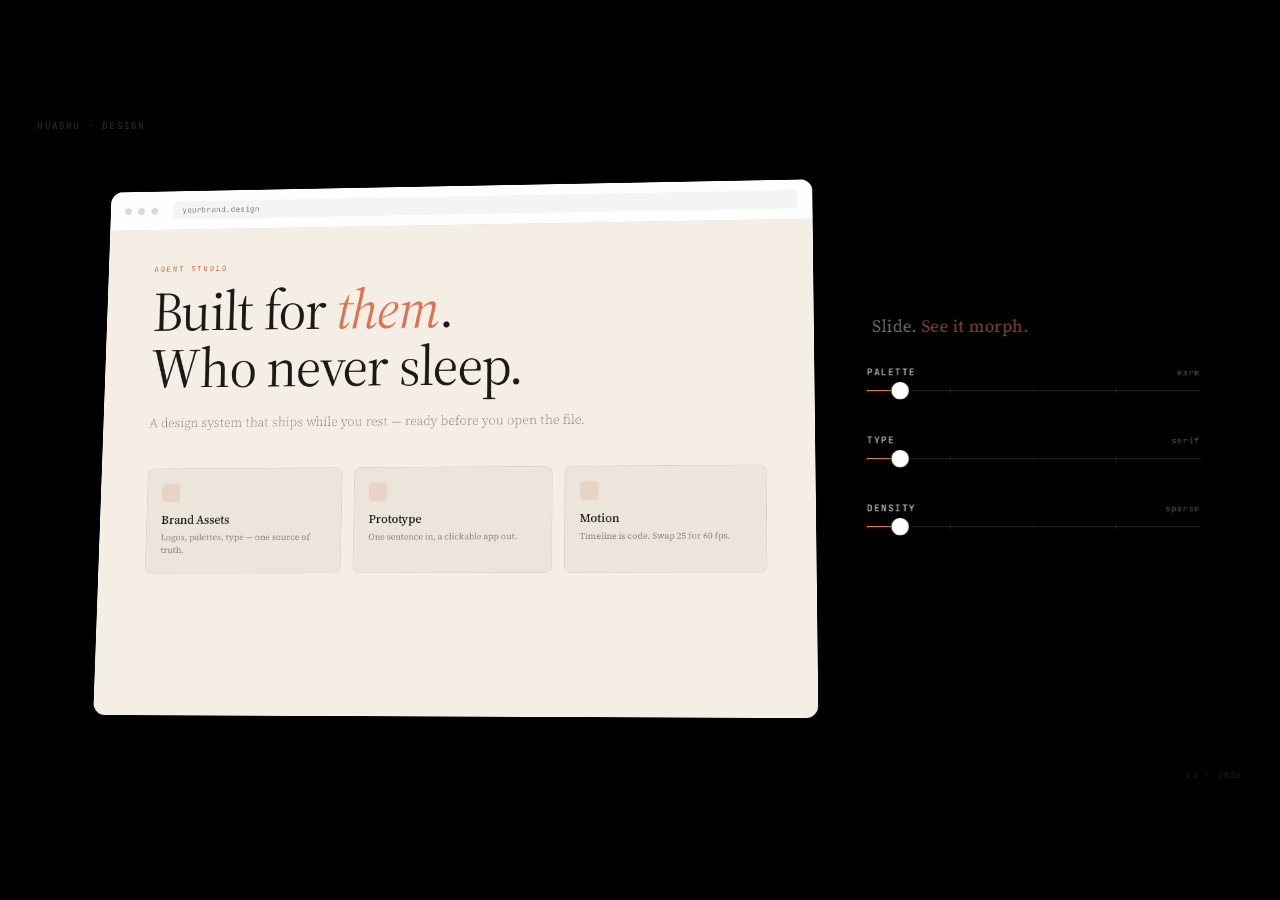
<file: huashu-design/demos/c4-tweaks-en.html>
<!doctype html>
<html lang="en">
<head>
<meta charset="utf-8" />
<title>c4-tweaks · Slide. See it morph. (English)</title>
<link rel="preconnect" href="https://fonts.googleapis.com">
<link rel="preconnect" href="https://fonts.gstatic.com" crossorigin>
<link href="https://fonts.googleapis.com/css2?family=Source+Serif+4:ital,opsz,wght@0,8..60,300..700;1,8..60,300..700&family=Noto+Serif+SC:wght@300;400;500;600;700&family=Inter:wght@100;200;300;400;500;600;700;800&family=JetBrains+Mono:wght@400;500&display=swap" rel="stylesheet">
<style>
  :root {
    --bg: #000000;
    --ink: #FFFFFF;
    --ink-80: rgba(255,255,255,0.82);
    --ink-60: rgba(255,255,255,0.58);
    --muted: rgba(255,255,255,0.40);
    --hairline: rgba(255,255,255,0.12);
    --accent: #D97757;
    --accent-deep: #B85D3D;

    /* Mock landing page · warm variant (initial state) */
    --warm-bg: #F6EFE6;
    --warm-panel: #FFFFFF;
    --warm-ink: #1A1918;
    --warm-dim: #8B867E;
    --warm-hair: rgba(0,0,0,0.08);
    --warm-accent: #D97757;

    /* Mock landing page · cool variant (after slider 1) */
    --cool-bg: #0E1620;
    --cool-panel: #17222E;
    --cool-ink: #E8EEF5;
    --cool-dim: #7A8A9B;
    --cool-hair: rgba(255,255,255,0.08);
    --cool-accent: #5A8CB8;

    --serif-en: "Source Serif 4", Georgia, serif;
    --serif-cn: "Noto Serif SC", "Source Serif 4", Georgia, serif;
    --sans: "Inter", -apple-system, "PingFang SC", "HarmonyOS Sans SC", system-ui, sans-serif;
    --mono: "JetBrains Mono", "SF Mono", ui-monospace, monospace;
  }
  html, body {
    margin: 0; padding: 0;
    background: #000;
    overflow: hidden;
    font-family: var(--sans);
    color: var(--ink);
    -webkit-font-smoothing: antialiased;
  }
  * { box-sizing: border-box; }

  .stage {
    position: fixed;
    top: 50%; left: 50%;
    width: 1920px; height: 1080px;
    transform: translate(-50%, -50%);
    transform-origin: center center;
    background: var(--bg);
    overflow: hidden;
  }

  /* Film grain */
  .grain {
    position: absolute; inset: 0;
    background-image:
      radial-gradient(rgba(255,255,255,0.02) 1px, transparent 1px);
    background-size: 3px 3px;
    opacity: 0.4;
    pointer-events: none;
    z-index: 2;
  }

  /* Watermark */
  .watermark {
    position: absolute;
    top: 44px; left: 56px;
    font-family: var(--mono);
    font-size: 14px;
    font-weight: 500;
    letter-spacing: 0.2em;
    color: rgba(255,255,255,0.16);
    z-index: 10;
  }

  .version-mark {
    position: absolute;
    bottom: 44px; right: 56px;
    font-family: var(--mono);
    font-size: 12px;
    letter-spacing: 0.2em;
    color: rgba(255,255,255,0.12);
    z-index: 10;
  }

  /* ============ Main composition ============ */
  .composition {
    position: absolute;
    inset: 0;
    display: grid;
    grid-template-columns: 1080px 500px;
    gap: 80px;
    padding: 130px 120px 140px 140px;
    align-items: center;
    perspective: 2400px;
  }

  /* ---- Design preview (left) ---- */
  .preview-frame {
    position: relative;
    width: 1080px;
    height: 800px;
    border-radius: 18px;
    overflow: hidden;
    transform-style: preserve-3d;
    transform: rotateX(6deg) rotateY(-4deg);
    box-shadow:
      0 50px 120px rgba(0,0,0,0.6),
      0 0 0 1px rgba(255,255,255,0.06);
    opacity: 0;
    will-change: opacity, transform, background;
    transition: background 280ms cubic-bezier(.2,.8,.2,1);
  }
  .preview-frame.warm {
    background: var(--warm-bg);
  }
  .preview-frame.cool {
    background: var(--cool-bg);
  }

  /* Browser chrome top bar */
  .browser-chrome {
    display: flex;
    align-items: center;
    gap: 10px;
    padding: 16px 22px;
    border-bottom: 1px solid var(--warm-hair);
    background: var(--warm-panel);
    transition: all 280ms cubic-bezier(.2,.8,.2,1);
  }
  .cool .browser-chrome {
    background: var(--cool-panel);
    border-bottom-color: var(--cool-hair);
  }
  .dot {
    width: 11px; height: 11px; border-radius: 50%;
    background: rgba(0,0,0,0.14);
  }
  .cool .dot { background: rgba(255,255,255,0.14); }
  .url-bar {
    flex: 1;
    margin-left: 14px;
    padding: 6px 14px;
    border-radius: 6px;
    background: rgba(0,0,0,0.04);
    font-family: var(--mono);
    font-size: 12px;
    color: var(--warm-dim);
    letter-spacing: 0.05em;
    transition: all 280ms cubic-bezier(.2,.8,.2,1);
  }
  .cool .url-bar {
    background: rgba(255,255,255,0.04);
    color: var(--cool-dim);
  }

  /* Hero content */
  .preview-body {
    padding: 54px 72px 60px 72px;
    color: var(--warm-ink);
    transition: color 280ms cubic-bezier(.2,.8,.2,1);
  }
  .cool .preview-body { color: var(--cool-ink); }

  .preview-eyebrow {
    font-family: var(--mono);
    font-size: 11px;
    font-weight: 500;
    letter-spacing: 0.24em;
    text-transform: uppercase;
    color: var(--warm-accent);
    transition: color 280ms cubic-bezier(.2,.8,.2,1);
  }
  .cool .preview-eyebrow { color: var(--cool-accent); }

  .preview-title {
    margin-top: 16px;
    font-family: var(--serif-en);
    font-weight: 400;
    font-size: 86px;
    line-height: 1.02;
    letter-spacing: -0.02em;
    transition: font-family 240ms cubic-bezier(.2,.8,.2,1),
                font-weight 240ms cubic-bezier(.2,.8,.2,1),
                letter-spacing 240ms cubic-bezier(.2,.8,.2,1);
  }
  .preview-title .em {
    color: var(--warm-accent);
    font-style: italic;
    transition: color 280ms cubic-bezier(.2,.8,.2,1);
  }
  .cool .preview-title .em { color: var(--cool-accent); }

  .preview-frame.sans .preview-title {
    font-family: var(--sans);
    font-weight: 200;
    letter-spacing: -0.045em;
  }
  .preview-frame.sans .preview-title .em {
    font-style: normal;
  }

  .preview-sub {
    margin-top: 24px;
    font-family: var(--serif-en);
    font-size: 20px;
    font-weight: 300;
    line-height: 1.6;
    max-width: 720px;
    color: var(--warm-dim);
    transition: color 280ms cubic-bezier(.2,.8,.2,1),
                font-family 240ms cubic-bezier(.2,.8,.2,1);
  }
  .cool .preview-sub { color: var(--cool-dim); }
  .preview-frame.sans .preview-sub {
    font-family: var(--sans);
  }

  /* Density cards grid */
  .card-grid {
    margin-top: 54px;
    display: grid;
    grid-template-columns: repeat(3, 1fr);
    gap: 18px;
    transition: grid-template-columns 280ms cubic-bezier(.2,.8,.2,1),
                gap 280ms cubic-bezier(.2,.8,.2,1);
  }
  .preview-frame.dense .card-grid {
    grid-template-columns: repeat(3, 1fr);
    grid-auto-rows: minmax(72px, auto);
    gap: 10px;
  }

  .card {
    padding: 22px 22px 24px 22px;
    border-radius: 10px;
    background: rgba(0,0,0,0.035);
    border: 1px solid var(--warm-hair);
    transition: all 280ms cubic-bezier(.2,.8,.2,1);
  }
  .cool .card {
    background: rgba(255,255,255,0.03);
    border-color: var(--cool-hair);
  }
  .preview-frame.dense .card {
    padding: 12px 14px;
  }

  .card-icon {
    width: 28px; height: 28px;
    border-radius: 6px;
    background: var(--warm-accent);
    opacity: 0.16;
    margin-bottom: 14px;
    transition: all 280ms cubic-bezier(.2,.8,.2,1);
  }
  .cool .card-icon { background: var(--cool-accent); }
  .preview-frame.dense .card-icon {
    width: 18px; height: 18px;
    margin-bottom: 8px;
  }

  .card-title {
    font-family: var(--serif-en);
    font-size: 18px;
    font-weight: 500;
    color: var(--warm-ink);
    letter-spacing: -0.005em;
    transition: color 280ms cubic-bezier(.2,.8,.2,1),
                font-family 240ms cubic-bezier(.2,.8,.2,1),
                font-size 280ms cubic-bezier(.2,.8,.2,1);
  }
  .cool .card-title { color: var(--cool-ink); }
  .preview-frame.sans .card-title {
    font-family: var(--sans);
    font-weight: 500;
  }
  .preview-frame.dense .card-title {
    font-size: 13px;
  }

  .card-text {
    margin-top: 6px;
    font-family: var(--serif-en);
    font-size: 13px;
    line-height: 1.45;
    color: var(--warm-dim);
    transition: all 280ms cubic-bezier(.2,.8,.2,1);
  }
  .cool .card-text { color: var(--cool-dim); }
  .preview-frame.sans .card-text { font-family: var(--sans); }
  .preview-frame.dense .card-text {
    font-size: 11px;
    line-height: 1.3;
    opacity: 0.85;
  }

  /* Extra cards (hidden in sparse mode) */
  .card.extra {
    opacity: 0;
    transform: scale(0.92);
    transition: opacity 240ms cubic-bezier(.2,.8,.2,1),
                transform 240ms cubic-bezier(.2,.8,.2,1),
                background 280ms cubic-bezier(.2,.8,.2,1),
                border-color 280ms cubic-bezier(.2,.8,.2,1);
    pointer-events: none;
    max-height: 0;
    padding: 0;
    overflow: hidden;
  }
  .preview-frame.dense .card.extra {
    opacity: 1;
    transform: scale(1);
    max-height: 120px;
    padding: 12px 14px;
  }

  /* ---- Slider panel (right) ---- */
  .slider-panel {
    position: relative;
    width: 500px;
    opacity: 0;
    will-change: opacity, transform;
    display: flex;
    flex-direction: column;
    gap: 64px;
  }

  .anchor-line {
    position: absolute;
    top: -80px;
    left: 8px;
    font-family: var(--serif-en);
    font-weight: 400;
    font-size: 26px;
    letter-spacing: 0.02em;
    color: var(--ink-80);
    opacity: 0;
    will-change: opacity, transform;
  }
  .anchor-line .em {
    color: var(--accent);
    font-weight: 500;
  }

  .slider-item {
    display: flex;
    flex-direction: column;
    gap: 18px;
  }

  .slider-label {
    display: flex;
    align-items: baseline;
    justify-content: space-between;
  }
  .slider-name {
    font-family: var(--mono);
    font-size: 14px;
    font-weight: 500;
    letter-spacing: 0.18em;
    color: var(--ink-80);
    text-transform: uppercase;
  }
  .slider-value {
    font-family: var(--mono);
    font-size: 12px;
    letter-spacing: 0.14em;
    color: var(--muted);
  }

  /* Track */
  .track {
    position: relative;
    width: 100%;
    height: 2px;
    background: var(--hairline);
  }
  .track-fill {
    position: absolute;
    top: 0; left: 0;
    height: 100%;
    width: 10%;
    background: var(--accent);
    will-change: width;
  }

  /* Tick marks */
  .ticks {
    position: absolute;
    inset: -4px 0 -4px 0;
    display: flex;
    justify-content: space-between;
    pointer-events: none;
  }
  .tick {
    width: 1px;
    height: 10px;
    background: rgba(255,255,255,0.14);
  }

  /* Knob */
  .knob {
    position: absolute;
    top: 50%;
    left: 10%;
    width: 26px; height: 26px;
    border-radius: 50%;
    background: var(--ink);
    transform: translate(-50%, -50%);
    box-shadow: 0 0 0 1px rgba(0,0,0,0.6),
                0 8px 24px rgba(0,0,0,0.5);
    will-change: left, transform, box-shadow;
  }
  .knob.active {
    box-shadow: 0 0 0 2px var(--accent),
                0 0 30px rgba(217,119,87,0.45),
                0 8px 24px rgba(0,0,0,0.5);
  }

  /* Cursor */
  .cursor {
    position: absolute;
    width: 20px; height: 20px;
    pointer-events: none;
    will-change: left, top, opacity;
    opacity: 0;
    z-index: 20;
  }
  .cursor svg { width: 100%; height: 100%; filter: drop-shadow(0 2px 4px rgba(0,0,0,0.8)); }

  /* ---- Brand reveal ---- */
  /* Stage dimmer: fades the composition out just before the panel slides in */
  .stage-dimmer {
    position: absolute;
    inset: 0;
    background: #000000;
    opacity: 0;
    z-index: 40;
    pointer-events: none;
    will-change: opacity;
  }
  .brand-panel {
    position: absolute;
    inset: 0;
    background: #F5F4F0;
    transform: translateY(100%);
    display: flex;
    flex-direction: column;
    align-items: center;
    justify-content: center;
    z-index: 50;
    will-change: transform;
  }
  .brand-wordmark {
    font-family: var(--serif-en);
    font-size: 72px;
    font-weight: 100;
    font-variation-settings: "wght" 100;
    letter-spacing: -0.02em;
    color: #1A1918;
    text-align: center;
    line-height: 1;
    opacity: 0;
    transform: translateY(20px);
    will-change: opacity, transform, font-variation-settings, font-weight;
  }
  .brand-wordmark .accent { color: #D97757; font-weight: inherit; }

  .brand-line {
    /* Flex-centered, 60px below wordmark (line-height 1 @ 72px → descender + 24 gap) */
    margin-top: 60px;
    height: 2px;
    width: 0;
    background: #D97757;
    align-self: center;
    will-change: width;
  }

</style>
</head>
<body>

<div class="stage" id="stage">

  <div class="grain"></div>
  <div class="watermark">HUASHU · DESIGN</div>
  <div class="version-mark">V2 · 2026</div>

  <div class="composition">

    <!-- LEFT: design preview -->
    <div class="preview-frame warm" id="preview">
      <div class="browser-chrome">
        <span class="dot"></span><span class="dot"></span><span class="dot"></span>
        <div class="url-bar">yourbrand.design</div>
      </div>
      <div class="preview-body">
        <div class="preview-eyebrow">Agent Studio</div>
        <div class="preview-title">Built for <span class="em">them</span>.<br/>Who never sleep.</div>
        <div class="preview-sub">A design system that ships while you rest — ready before you open the file.</div>

        <div class="card-grid" id="cardGrid">
          <div class="card">
            <div class="card-icon"></div>
            <div class="card-title">Brand Assets</div>
            <div class="card-text">Logos, palettes, type — one source of truth.</div>
          </div>
          <div class="card">
            <div class="card-icon"></div>
            <div class="card-title">Prototype</div>
            <div class="card-text">One sentence in, a clickable app out.</div>
          </div>
          <div class="card">
            <div class="card-icon"></div>
            <div class="card-title">Motion</div>
            <div class="card-text">Timeline is code. Swap 25 for 60 fps.</div>
          </div>
          <div class="card extra">
            <div class="card-icon"></div>
            <div class="card-title">Slides</div>
            <div class="card-text">HTML is PPTX.</div>
          </div>
          <div class="card extra">
            <div class="card-icon"></div>
            <div class="card-title">Infographic</div>
            <div class="card-text">Data in, magazine out.</div>
          </div>
          <div class="card extra">
            <div class="card-icon"></div>
            <div class="card-title">Review</div>
            <div class="card-text">Five axes. Honest punch list.</div>
          </div>
          <div class="card extra">
            <div class="card-icon"></div>
            <div class="card-title">Advisor</div>
            <div class="card-text">Three roads. You pick.</div>
          </div>
          <div class="card extra">
            <div class="card-icon"></div>
            <div class="card-title">Junior</div>
            <div class="card-text">Show first. Polish later.</div>
          </div>
          <div class="card extra">
            <div class="card-icon"></div>
            <div class="card-title">Protocol</div>
            <div class="card-text">Five steps. No skip.</div>
          </div>
        </div>
      </div>
    </div>

    <!-- RIGHT: slider panel -->
    <div class="slider-panel" id="panel">

      <div class="anchor-line" id="anchor">
        Slide. <span class="em">See it morph.</span>
      </div>

      <!-- Slider 1 · palette -->
      <div class="slider-item">
        <div class="slider-label">
          <span class="slider-name">Palette</span>
          <span class="slider-value" id="val1">warm</span>
        </div>
        <div class="track">
          <div class="ticks">
            <span class="tick"></span><span class="tick"></span><span class="tick"></span>
            <span class="tick"></span><span class="tick"></span>
          </div>
          <div class="track-fill" id="fill1"></div>
          <div class="knob" id="knob1"></div>
        </div>
      </div>

      <!-- Slider 2 · type -->
      <div class="slider-item">
        <div class="slider-label">
          <span class="slider-name">Type</span>
          <span class="slider-value" id="val2">serif</span>
        </div>
        <div class="track">
          <div class="ticks">
            <span class="tick"></span><span class="tick"></span><span class="tick"></span>
            <span class="tick"></span><span class="tick"></span>
          </div>
          <div class="track-fill" id="fill2"></div>
          <div class="knob" id="knob2"></div>
        </div>
      </div>

      <!-- Slider 3 · density -->
      <div class="slider-item">
        <div class="slider-label">
          <span class="slider-name">Density</span>
          <span class="slider-value" id="val3">sparse</span>
        </div>
        <div class="track">
          <div class="ticks">
            <span class="tick"></span><span class="tick"></span><span class="tick"></span>
            <span class="tick"></span><span class="tick"></span>
          </div>
          <div class="track-fill" id="fill3"></div>
          <div class="knob" id="knob3"></div>
        </div>
      </div>

    </div>

    <!-- Cursor -->
    <div class="cursor" id="cursor">
      <svg viewBox="0 0 20 20" xmlns="http://www.w3.org/2000/svg">
        <path d="M2 2 L2 16 L6 12 L9 18 L11 17 L8 11 L14 11 Z"
              fill="white" stroke="#000" stroke-width="1.2" stroke-linejoin="round"/>
      </svg>
    </div>
  </div>

  <!-- Stage dimmer (fades scene to black before panel sweeps in) -->
  <div class="stage-dimmer" id="stageDimmer"></div>

  <!-- Brand reveal layer -->
  <div class="brand-panel" id="brandPanel">
    <div class="brand-wordmark" id="brandMark">huashu<span class="accent">-</span>design</div>
    <div class="brand-line" id="brandLine"></div>
  </div>

</div>

<script>
(function() {
  // ---------- Fit stage ----------
  const stage = document.getElementById('stage');
  function rescale() {
    const s = Math.min(window.innerWidth / 1920, window.innerHeight / 1080);
    stage.style.transform = `translate(-50%, -50%) scale(${s})`;
  }
  rescale();
  window.addEventListener('resize', rescale);

  // ---------- Animation ----------
  const DURATION = 10.0; // seconds

  const preview   = document.getElementById('preview');
  const panel     = document.getElementById('panel');
  const anchor    = document.getElementById('anchor');
  const cursor    = document.getElementById('cursor');

  const knob1 = document.getElementById('knob1');
  const knob2 = document.getElementById('knob2');
  const knob3 = document.getElementById('knob3');
  const fill1 = document.getElementById('fill1');
  const fill2 = document.getElementById('fill2');
  const fill3 = document.getElementById('fill3');
  const val1  = document.getElementById('val1');
  const val2  = document.getElementById('val2');
  const val3  = document.getElementById('val3');

  const stageDimmer = document.getElementById('stageDimmer');
  const brandPanel = document.getElementById('brandPanel');
  const brandMark  = document.getElementById('brandMark');
  const brandLine  = document.getElementById('brandLine');

  // Easings
  const expoOut = t => t === 1 ? 1 : 1 - Math.pow(2, -10 * t);
  const expoIn  = t => t === 0 ? 0 : Math.pow(2, 10 * (t - 1));
  const cubicInOut = t => t < 0.5 ? 4*t*t*t : 1 - Math.pow(-2*t + 2, 3) / 2;
  const cubicOut = t => 1 - Math.pow(1 - t, 3);

  function clamp(v, lo, hi) { return Math.max(lo, Math.min(hi, v)); }
  function lerp(t, t0, t1, v0, v1, ease) {
    if (t <= t0) return v0;
    if (t >= t1) return v1;
    const k = (t - t0) / (t1 - t0);
    return v0 + (v1 - v0) * (ease ? ease(k) : k);
  }
  function clampLerp(t, t0, t1) {
    if (t <= t0) return 0;
    if (t >= t1) return 1;
    return (t - t0) / (t1 - t0);
  }

  // Knob motion — drag feel: first 70% is a cubic ease (hand moving),
  // final 15% is overshoot + snap to target (magnetic arrival).
  function knobMotion(t, t0, t1, fromPct, toPct) {
    if (t <= t0) return fromPct;
    if (t >= t1) return toPct;
    const k = (t - t0) / (t1 - t0);
    const direction = toPct > fromPct ? 1 : -1;
    const range = Math.abs(toPct - fromPct);

    if (k < 0.72) {
      // Main drag: cubic easeInOut feels like a hand moving
      const e = cubicInOut(k / 0.72);
      return fromPct + (toPct - fromPct) * e;
    } else if (k < 0.85) {
      // Overshoot past target by ~2%
      const overK = (k - 0.72) / 0.13;
      const overshoot = 2.2;
      return toPct + direction * overshoot * Math.sin(overK * Math.PI);
    } else {
      // Settled at target
      return toPct;
    }
  }

  // Timeline (seconds, 10s total)
  const T = {
    stage_in:     [0.0, 1.0],       // frame + panel appear
    anchor_in:    [0.8, 1.4],

    // Slider 1 · palette: warm → cool (1.2s → 3.2s) — arrive at 3.0s
    s1_cursor_to: [1.3, 1.9],
    s1_drag:      [1.9, 2.9],
    s1_settle:    [2.9, 3.1],

    // Slider 2 · type: serif → sans
    s2_cursor_to: [3.2, 3.7],
    s2_drag:      [3.7, 4.7],
    s2_settle:    [4.7, 4.9],

    // Slider 3 · density: sparse → dense
    s3_cursor_to: [5.0, 5.5],
    s3_drag:      [5.5, 6.5],
    s3_settle:    [6.5, 6.7],

    hold:         [6.7, 8.0],

    // Brand reveal (cream walloff · aligned with hero-v10 signature)
    scene_out:    [8.0, 8.3],   // main composition fade to black (0.3s)
    brand_panel:  [8.3, 8.7],   // cream panel sweeps up from bottom, expoOut (0.4s)
    brand_mark:   [8.7, 9.3],   // wordmark: wght 100→500 + y 20→0 + opacity 0→1 (0.6s)
    brand_line:   [9.3, 9.7],   // orange line expands 0→280 from center (0.4s)
    brand_hold:   [9.7, 10.0],  // hold final frame
  };

  // Slider-to-state logic. Value-changes happen at settle start.
  let state = { palette: 'warm', type: 'serif', density: 'sparse' };
  let lastStateHash = '';
  function updatePreview() {
    preview.classList.remove('warm', 'cool', 'sans', 'dense');
    if (state.palette === 'warm') preview.classList.add('warm');
    else preview.classList.add('cool');
    if (state.type === 'sans') preview.classList.add('sans');
    if (state.density === 'dense') preview.classList.add('dense');
  }
  updatePreview();

  function setKnobState(knob, active) {
    if (active) knob.classList.add('active');
    else knob.classList.remove('active');
  }

  function setValueLabel(el, text) {
    if (el.textContent !== text) el.textContent = text;
  }

  // ---------- Cursor path (in composition coords) ----------
  // Composition uses grid: left column 1220 + 60 gap, panel is at right.
  // We'll position cursor using .composition-relative absolute positioning.
  // Cursor is child of .composition, whose padding is 130/100/140/140.
  // So coords relative to .composition padding-box.
  // Simpler: cursor is absolute in .stage coords since parent composition
  // covers full stage. Use inline style left/top in px.

  // Anchor positions (rough — will fine-tune):
  const CURSOR_PARK   = { x: 1900, y: 1080 }; // off-screen bottom-right
  // Slider tracks: panel starts around x≈1420, width 520. Each track spans that width.
  // We'll measure actual rect at first tick.
  let sliderRects = null;
  function measureRects() {
    const stageRect = stage.getBoundingClientRect();
    const scale = stageRect.width / 1920;
    const getTrackBox = (id) => {
      const el = document.getElementById(id).parentElement; // .track
      const r = el.getBoundingClientRect();
      return {
        left: (r.left - stageRect.left) / scale,
        top:  (r.top  - stageRect.top)  / scale,
        width:  r.width / scale,
        height: r.height / scale,
      };
    };
    sliderRects = {
      s1: getTrackBox('knob1'),
      s2: getTrackBox('knob2'),
      s3: getTrackBox('knob3'),
    };
  }

  function positionCursor(x, y, opacity) {
    cursor.style.left = x + 'px';
    cursor.style.top  = y + 'px';
    cursor.style.opacity = opacity;
  }

  function knobLeft(id, pct) {
    const el = document.getElementById(id);
    el.style.left = pct + '%';
  }
  function fillWidth(id, pct) {
    const el = document.getElementById(id);
    el.style.width = pct + '%';
  }

  // Tick / render
  let startTs = null;
  let frameCount = 0;

  function tick(ts) {
    if (!startTs) startTs = ts;
    const t = (ts - startTs) / 1000;

    // Measure rects once
    if (!sliderRects && frameCount > 1) {
      measureRects();
    }

    // --- Stage in ---
    const stageK = clampLerp(t, T.stage_in[0], T.stage_in[1]);
    const stageOp = cubicOut(stageK);
    preview.style.opacity = stageOp;
    preview.style.transform = `rotateX(${lerp(t, T.stage_in[0], T.stage_in[1], 10, 6, cubicOut)}deg) rotateY(-4deg) translateY(${lerp(t, T.stage_in[0], T.stage_in[1], 20, 0, expoOut)}px)`;
    panel.style.opacity = stageOp;
    panel.style.transform = `translateX(${lerp(t, T.stage_in[0], T.stage_in[1], 30, 0, expoOut)}px)`;

    // Anchor
    const aK = clampLerp(t, T.anchor_in[0], T.anchor_in[1]);
    anchor.style.opacity = cubicOut(aK);
    anchor.style.transform = `translateY(${lerp(t, T.anchor_in[0], T.anchor_in[1], 10, 0, expoOut)}px)`;

    // Snap point: when knob reaches target (72% of drag duration)
    const s1SnapT = T.s1_drag[0] + (T.s1_drag[1] - T.s1_drag[0]) * 0.72;
    const s2SnapT = T.s2_drag[0] + (T.s2_drag[1] - T.s2_drag[0]) * 0.72;
    const s3SnapT = T.s3_drag[0] + (T.s3_drag[1] - T.s3_drag[0]) * 0.72;

    // --- Slider 1: palette ---
    // Knob 10% → 90%
    const k1pct = knobMotion(t, T.s1_drag[0], T.s1_drag[1], 10, 90);
    knobLeft('knob1', k1pct); fillWidth('fill1', k1pct);
    setKnobState(knob1, t >= T.s1_cursor_to[0] && t < T.s1_settle[1] + 0.2);
    if (t >= s1SnapT && state.palette !== 'cool') {
      state.palette = 'cool'; updatePreview(); setValueLabel(val1, 'cool');
    }

    // --- Slider 2: type ---
    const k2pct = knobMotion(t, T.s2_drag[0], T.s2_drag[1], 10, 90);
    knobLeft('knob2', k2pct); fillWidth('fill2', k2pct);
    setKnobState(knob2, t >= T.s2_cursor_to[0] && t < T.s2_settle[1] + 0.2);
    if (t >= s2SnapT && state.type !== 'sans') {
      state.type = 'sans'; updatePreview(); setValueLabel(val2, 'sans');
    }

    // --- Slider 3: density ---
    const k3pct = knobMotion(t, T.s3_drag[0], T.s3_drag[1], 10, 90);
    knobLeft('knob3', k3pct); fillWidth('fill3', k3pct);
    setKnobState(knob3, t >= T.s3_cursor_to[0] && t < T.s3_settle[1] + 0.2);
    if (t >= s3SnapT && state.density !== 'dense') {
      state.density = 'dense'; updatePreview(); setValueLabel(val3, 'dense');
    }

    // --- Cursor choreography ---
    if (sliderRects) {
      const r1 = sliderRects.s1, r2 = sliderRects.s2, r3 = sliderRects.s3;
      // Positions of knob at 10% and 90%
      const k1Start = { x: r1.left + r1.width * 0.10, y: r1.top + r1.height/2 };
      const k1End   = { x: r1.left + r1.width * 0.90, y: r1.top + r1.height/2 };
      const k2Start = { x: r2.left + r2.width * 0.10, y: r2.top + r2.height/2 };
      const k2End   = { x: r2.left + r2.width * 0.90, y: r2.top + r2.height/2 };
      const k3Start = { x: r3.left + r3.width * 0.10, y: r3.top + r3.height/2 };
      const k3End   = { x: r3.left + r3.width * 0.90, y: r3.top + r3.height/2 };

      let cx = CURSOR_PARK.x, cy = CURSOR_PARK.y, co = 0;

      if (t < T.s1_cursor_to[0]) {
        // still off-screen (or just appeared)
        cx = CURSOR_PARK.x; cy = CURSOR_PARK.y; co = 0;
      } else if (t < T.s1_cursor_to[1]) {
        // cursor flies to s1 knob start
        const k = clampLerp(t, T.s1_cursor_to[0], T.s1_cursor_to[1]);
        const e = cubicOut(k);
        cx = lerp(t, T.s1_cursor_to[0], T.s1_cursor_to[1], CURSOR_PARK.x, k1Start.x, cubicOut);
        cy = lerp(t, T.s1_cursor_to[0], T.s1_cursor_to[1], CURSOR_PARK.y, k1Start.y, cubicOut);
        co = e;
      } else if (t < T.s1_drag[1]) {
        // dragging s1
        cx = r1.left + (r1.width * k1pct / 100);
        cy = r1.top + r1.height/2;
        co = 1;
      } else if (t < T.s2_cursor_to[0]) {
        cx = k1End.x; cy = k1End.y; co = 1;
      } else if (t < T.s2_cursor_to[1]) {
        cx = lerp(t, T.s2_cursor_to[0], T.s2_cursor_to[1], k1End.x, k2Start.x, cubicInOut);
        cy = lerp(t, T.s2_cursor_to[0], T.s2_cursor_to[1], k1End.y, k2Start.y, cubicInOut);
        co = 1;
      } else if (t < T.s2_drag[1]) {
        cx = r2.left + (r2.width * k2pct / 100);
        cy = r2.top + r2.height/2;
        co = 1;
      } else if (t < T.s3_cursor_to[0]) {
        cx = k2End.x; cy = k2End.y; co = 1;
      } else if (t < T.s3_cursor_to[1]) {
        cx = lerp(t, T.s3_cursor_to[0], T.s3_cursor_to[1], k2End.x, k3Start.x, cubicInOut);
        cy = lerp(t, T.s3_cursor_to[0], T.s3_cursor_to[1], k2End.y, k3Start.y, cubicInOut);
        co = 1;
      } else if (t < T.s3_drag[1]) {
        cx = r3.left + (r3.width * k3pct / 100);
        cy = r3.top + r3.height/2;
        co = 1;
      } else if (t < T.hold[1]) {
        // fade out cursor
        cx = k3End.x; cy = k3End.y;
        co = lerp(t, T.s3_drag[1], T.hold[1], 1, 0, cubicOut);
      }

      positionCursor(cx, cy, co);
    }

    // --- Brand reveal (cream walloff · aligned with hero-v10 signature) ---
    // 1) Scene dimmer: composition fades to black (0.3s)
    const soK = clampLerp(t, T.scene_out[0], T.scene_out[1]);
    stageDimmer.style.opacity = cubicOut(soK);

    // 2) Cream panel sweeps up from bottom, expoOut (0.4s)
    const bpK = clampLerp(t, T.brand_panel[0], T.brand_panel[1]);
    const panelY = lerp(t, T.brand_panel[0], T.brand_panel[1], 100, 0, expoOut);
    brandPanel.style.transform = `translateY(${panelY}%)`;

    // 3) Wordmark: font-weight 100→500 + y 20→0 + opacity 0→1, expoOut (0.6s)
    const bmK = clampLerp(t, T.brand_mark[0], T.brand_mark[1]);
    const bmE = expoOut(bmK);
    const wght = 100 + (500 - 100) * bmE;
    brandMark.style.opacity = bmE;
    brandMark.style.transform = `translateY(${20 * (1 - bmE)}px)`;
    brandMark.style.fontWeight = Math.round(wght);
    brandMark.style.fontVariationSettings = `"wght" ${wght.toFixed(0)}`;

    // 4) Orange line: width 0→280 from center, cubicOut (0.4s)
    const blK = clampLerp(t, T.brand_line[0], T.brand_line[1]);
    brandLine.style.width = (280 * cubicOut(blK)) + 'px';

    frameCount++;

    // Loop or stop
    if (t < DURATION) {
      requestAnimationFrame(tick);
    } else {
      if (window.__recording === true) {
        // recording mode: hold last frame
        return;
      }
      // Restart after 1s pause (for manual viewing)
      setTimeout(() => {
        startTs = null;
        state = { palette: 'warm', type: 'serif', density: 'sparse' };
        updatePreview();
        setValueLabel(val1, 'warm'); setValueLabel(val2, 'serif'); setValueLabel(val3, 'sparse');
        requestAnimationFrame(tick);
      }, 900);
    }
  }

  // Start animation after fonts ready
  const startAnim = () => {
    requestAnimationFrame((ts) => {
      startTs = ts;
      window.__ready = true; // signal for render-video.js
      requestAnimationFrame(tick);
    });
  };

  if (document.fonts && document.fonts.ready) {
    document.fonts.ready.then(startAnim);
  } else {
    setTimeout(startAnim, 500);
  }
})();
</script>

</body>
</html>
</file>
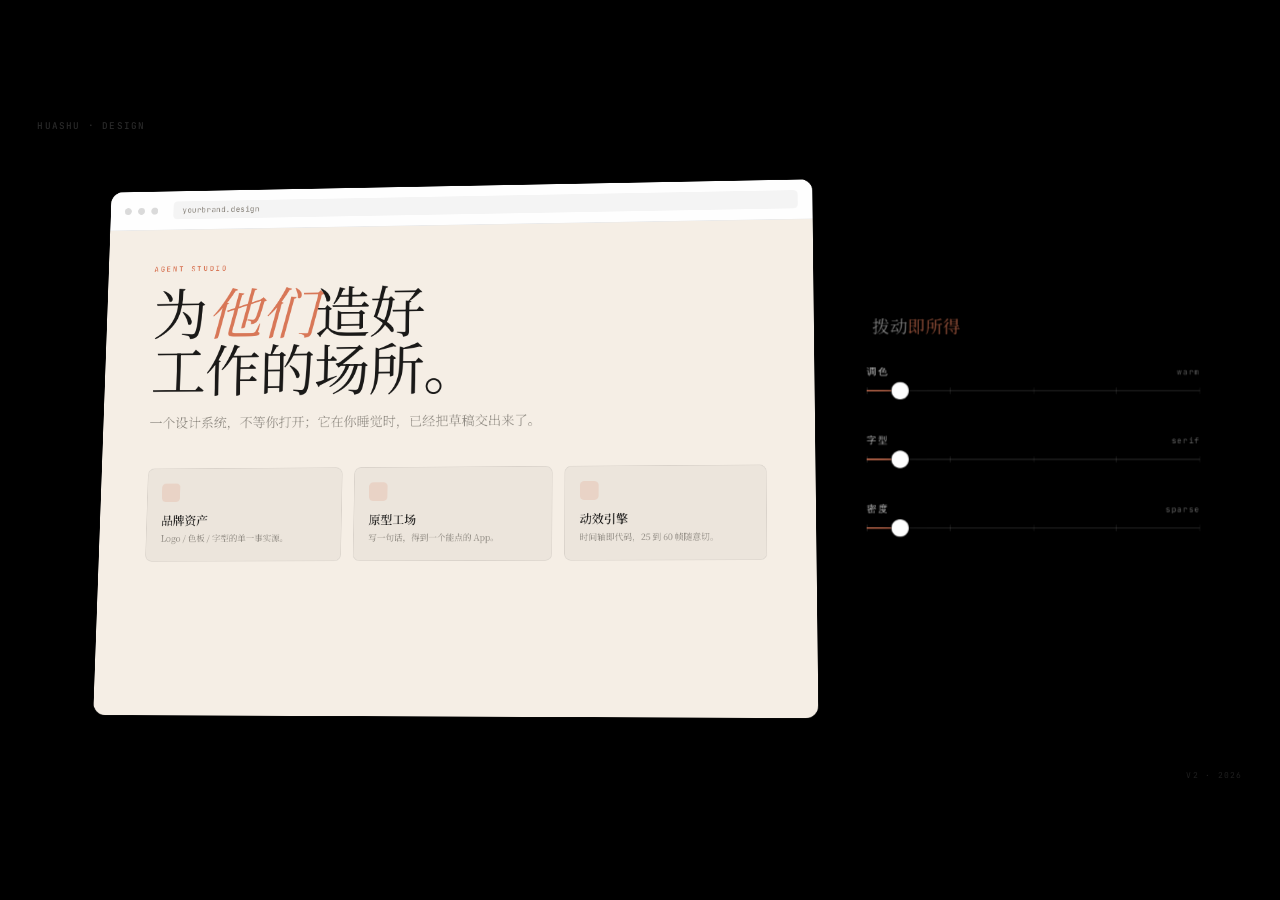
<file: huashu-design/demos/c4-tweaks.html>
<!doctype html>
<html lang="zh-Hans">
<head>
<meta charset="utf-8" />
<title>c4-tweaks · 拨动即所得（中文版）</title>
<link rel="preconnect" href="https://fonts.googleapis.com">
<link rel="preconnect" href="https://fonts.gstatic.com" crossorigin>
<link href="https://fonts.googleapis.com/css2?family=Source+Serif+4:ital,opsz,wght@0,8..60,300..700;1,8..60,300..700&family=Noto+Serif+SC:wght@300;400;500;600;700&family=Inter:wght@100;200;300;400;500;600;700;800&family=JetBrains+Mono:wght@400;500&display=swap" rel="stylesheet">
<style>
  :root {
    --bg: #000000;
    --ink: #FFFFFF;
    --ink-80: rgba(255,255,255,0.82);
    --ink-60: rgba(255,255,255,0.58);
    --muted: rgba(255,255,255,0.40);
    --hairline: rgba(255,255,255,0.12);
    --accent: #D97757;
    --accent-deep: #B85D3D;

    /* Mock landing page · warm variant (initial state) */
    --warm-bg: #F6EFE6;
    --warm-panel: #FFFFFF;
    --warm-ink: #1A1918;
    --warm-dim: #8B867E;
    --warm-hair: rgba(0,0,0,0.08);
    --warm-accent: #D97757;

    /* Mock landing page · cool variant (after slider 1) */
    --cool-bg: #0E1620;
    --cool-panel: #17222E;
    --cool-ink: #E8EEF5;
    --cool-dim: #7A8A9B;
    --cool-hair: rgba(255,255,255,0.08);
    --cool-accent: #5A8CB8;

    --serif-en: "Source Serif 4", Georgia, serif;
    --serif-cn: "Noto Serif SC", "Source Serif 4", Georgia, serif;
    --sans: "Inter", -apple-system, "PingFang SC", "HarmonyOS Sans SC", system-ui, sans-serif;
    --mono: "JetBrains Mono", "SF Mono", ui-monospace, monospace;
  }
  html, body {
    margin: 0; padding: 0;
    background: #000;
    overflow: hidden;
    font-family: var(--sans);
    color: var(--ink);
    -webkit-font-smoothing: antialiased;
  }
  * { box-sizing: border-box; }

  .stage {
    position: fixed;
    top: 50%; left: 50%;
    width: 1920px; height: 1080px;
    transform: translate(-50%, -50%);
    transform-origin: center center;
    background: var(--bg);
    overflow: hidden;
  }

  /* Film grain */
  .grain {
    position: absolute; inset: 0;
    background-image:
      radial-gradient(rgba(255,255,255,0.02) 1px, transparent 1px);
    background-size: 3px 3px;
    opacity: 0.4;
    pointer-events: none;
    z-index: 2;
  }

  /* Watermark */
  .watermark {
    position: absolute;
    top: 44px; left: 56px;
    font-family: var(--mono);
    font-size: 14px;
    font-weight: 500;
    letter-spacing: 0.2em;
    color: rgba(255,255,255,0.16);
    z-index: 10;
  }

  .version-mark {
    position: absolute;
    bottom: 44px; right: 56px;
    font-family: var(--mono);
    font-size: 12px;
    letter-spacing: 0.2em;
    color: rgba(255,255,255,0.12);
    z-index: 10;
  }

  /* ============ Main composition ============ */
  .composition {
    position: absolute;
    inset: 0;
    display: grid;
    grid-template-columns: 1080px 500px;
    gap: 80px;
    padding: 130px 120px 140px 140px;
    align-items: center;
    perspective: 2400px;
  }

  /* ---- Design preview (left) ---- */
  .preview-frame {
    position: relative;
    width: 1080px;
    height: 800px;
    border-radius: 18px;
    overflow: hidden;
    transform-style: preserve-3d;
    transform: rotateX(6deg) rotateY(-4deg);
    box-shadow:
      0 50px 120px rgba(0,0,0,0.6),
      0 0 0 1px rgba(255,255,255,0.06);
    opacity: 0;
    will-change: opacity, transform, background;
    transition: background 280ms cubic-bezier(.2,.8,.2,1);
  }
  .preview-frame.warm {
    background: var(--warm-bg);
  }
  .preview-frame.cool {
    background: var(--cool-bg);
  }

  /* Browser chrome top bar */
  .browser-chrome {
    display: flex;
    align-items: center;
    gap: 10px;
    padding: 16px 22px;
    border-bottom: 1px solid var(--warm-hair);
    background: var(--warm-panel);
    transition: all 280ms cubic-bezier(.2,.8,.2,1);
  }
  .cool .browser-chrome {
    background: var(--cool-panel);
    border-bottom-color: var(--cool-hair);
  }
  .dot {
    width: 11px; height: 11px; border-radius: 50%;
    background: rgba(0,0,0,0.14);
  }
  .cool .dot { background: rgba(255,255,255,0.14); }
  .url-bar {
    flex: 1;
    margin-left: 14px;
    padding: 6px 14px;
    border-radius: 6px;
    background: rgba(0,0,0,0.04);
    font-family: var(--mono);
    font-size: 12px;
    color: var(--warm-dim);
    letter-spacing: 0.05em;
    transition: all 280ms cubic-bezier(.2,.8,.2,1);
  }
  .cool .url-bar {
    background: rgba(255,255,255,0.04);
    color: var(--cool-dim);
  }

  /* Hero content */
  .preview-body {
    padding: 54px 72px 60px 72px;
    color: var(--warm-ink);
    transition: color 280ms cubic-bezier(.2,.8,.2,1);
  }
  .cool .preview-body { color: var(--cool-ink); }

  .preview-eyebrow {
    font-family: var(--mono);
    font-size: 11px;
    font-weight: 500;
    letter-spacing: 0.24em;
    text-transform: uppercase;
    color: var(--warm-accent);
    transition: color 280ms cubic-bezier(.2,.8,.2,1);
  }
  .cool .preview-eyebrow { color: var(--cool-accent); }

  .preview-title {
    margin-top: 16px;
    font-family: var(--serif-cn);
    font-weight: 400;
    font-size: 86px;
    line-height: 1.02;
    letter-spacing: -0.02em;
    transition: font-family 240ms cubic-bezier(.2,.8,.2,1),
                font-weight 240ms cubic-bezier(.2,.8,.2,1),
                letter-spacing 240ms cubic-bezier(.2,.8,.2,1);
  }
  .preview-title .em {
    color: var(--warm-accent);
    font-style: italic;
    transition: color 280ms cubic-bezier(.2,.8,.2,1);
  }
  .cool .preview-title .em { color: var(--cool-accent); }

  .preview-frame.sans .preview-title {
    font-family: var(--sans);
    font-weight: 200;
    letter-spacing: -0.045em;
  }
  .preview-frame.sans .preview-title .em {
    font-style: normal;
  }

  .preview-sub {
    margin-top: 24px;
    font-family: var(--serif-cn);
    font-size: 20px;
    font-weight: 300;
    line-height: 1.6;
    max-width: 720px;
    color: var(--warm-dim);
    transition: color 280ms cubic-bezier(.2,.8,.2,1),
                font-family 240ms cubic-bezier(.2,.8,.2,1);
  }
  .cool .preview-sub { color: var(--cool-dim); }
  .preview-frame.sans .preview-sub {
    font-family: var(--sans);
  }

  /* Density cards grid */
  .card-grid {
    margin-top: 54px;
    display: grid;
    grid-template-columns: repeat(3, 1fr);
    gap: 18px;
    transition: grid-template-columns 280ms cubic-bezier(.2,.8,.2,1),
                gap 280ms cubic-bezier(.2,.8,.2,1);
  }
  .preview-frame.dense .card-grid {
    grid-template-columns: repeat(3, 1fr);
    grid-auto-rows: minmax(72px, auto);
    gap: 10px;
  }

  .card {
    padding: 22px 22px 24px 22px;
    border-radius: 10px;
    background: rgba(0,0,0,0.035);
    border: 1px solid var(--warm-hair);
    transition: all 280ms cubic-bezier(.2,.8,.2,1);
  }
  .cool .card {
    background: rgba(255,255,255,0.03);
    border-color: var(--cool-hair);
  }
  .preview-frame.dense .card {
    padding: 12px 14px;
  }

  .card-icon {
    width: 28px; height: 28px;
    border-radius: 6px;
    background: var(--warm-accent);
    opacity: 0.16;
    margin-bottom: 14px;
    transition: all 280ms cubic-bezier(.2,.8,.2,1);
  }
  .cool .card-icon { background: var(--cool-accent); }
  .preview-frame.dense .card-icon {
    width: 18px; height: 18px;
    margin-bottom: 8px;
  }

  .card-title {
    font-family: var(--serif-cn);
    font-size: 18px;
    font-weight: 500;
    color: var(--warm-ink);
    letter-spacing: -0.005em;
    transition: color 280ms cubic-bezier(.2,.8,.2,1),
                font-family 240ms cubic-bezier(.2,.8,.2,1),
                font-size 280ms cubic-bezier(.2,.8,.2,1);
  }
  .cool .card-title { color: var(--cool-ink); }
  .preview-frame.sans .card-title {
    font-family: var(--sans);
    font-weight: 500;
  }
  .preview-frame.dense .card-title {
    font-size: 13px;
  }

  .card-text {
    margin-top: 6px;
    font-family: var(--serif-cn);
    font-size: 13px;
    line-height: 1.45;
    color: var(--warm-dim);
    transition: all 280ms cubic-bezier(.2,.8,.2,1);
  }
  .cool .card-text { color: var(--cool-dim); }
  .preview-frame.sans .card-text { font-family: var(--sans); }
  .preview-frame.dense .card-text {
    font-size: 11px;
    line-height: 1.3;
    opacity: 0.85;
  }

  /* Extra cards (hidden in sparse mode) */
  .card.extra {
    opacity: 0;
    transform: scale(0.92);
    transition: opacity 240ms cubic-bezier(.2,.8,.2,1),
                transform 240ms cubic-bezier(.2,.8,.2,1),
                background 280ms cubic-bezier(.2,.8,.2,1),
                border-color 280ms cubic-bezier(.2,.8,.2,1);
    pointer-events: none;
    max-height: 0;
    padding: 0;
    overflow: hidden;
  }
  .preview-frame.dense .card.extra {
    opacity: 1;
    transform: scale(1);
    max-height: 120px;
    padding: 12px 14px;
  }

  /* ---- Slider panel (right) ---- */
  .slider-panel {
    position: relative;
    width: 500px;
    opacity: 0;
    will-change: opacity, transform;
    display: flex;
    flex-direction: column;
    gap: 64px;
  }

  .anchor-line {
    position: absolute;
    top: -80px;
    left: 8px;
    font-family: var(--serif-cn);
    font-weight: 400;
    font-size: 26px;
    letter-spacing: 0.02em;
    color: var(--ink-80);
    opacity: 0;
    will-change: opacity, transform;
  }
  .anchor-line .em {
    color: var(--accent);
    font-weight: 500;
  }

  .slider-item {
    display: flex;
    flex-direction: column;
    gap: 18px;
  }

  .slider-label {
    display: flex;
    align-items: baseline;
    justify-content: space-between;
  }
  .slider-name {
    font-family: var(--mono);
    font-size: 14px;
    font-weight: 500;
    letter-spacing: 0.18em;
    color: var(--ink-80);
    text-transform: uppercase;
  }
  .slider-value {
    font-family: var(--mono);
    font-size: 12px;
    letter-spacing: 0.14em;
    color: var(--muted);
  }

  /* Track */
  .track {
    position: relative;
    width: 100%;
    height: 2px;
    background: var(--hairline);
  }
  .track-fill {
    position: absolute;
    top: 0; left: 0;
    height: 100%;
    width: 10%;
    background: var(--accent);
    will-change: width;
  }

  /* Tick marks */
  .ticks {
    position: absolute;
    inset: -4px 0 -4px 0;
    display: flex;
    justify-content: space-between;
    pointer-events: none;
  }
  .tick {
    width: 1px;
    height: 10px;
    background: rgba(255,255,255,0.14);
  }

  /* Knob */
  .knob {
    position: absolute;
    top: 50%;
    left: 10%;
    width: 26px; height: 26px;
    border-radius: 50%;
    background: var(--ink);
    transform: translate(-50%, -50%);
    box-shadow: 0 0 0 1px rgba(0,0,0,0.6),
                0 8px 24px rgba(0,0,0,0.5);
    will-change: left, transform, box-shadow;
  }
  .knob.active {
    box-shadow: 0 0 0 2px var(--accent),
                0 0 30px rgba(217,119,87,0.45),
                0 8px 24px rgba(0,0,0,0.5);
  }

  /* Cursor */
  .cursor {
    position: absolute;
    width: 20px; height: 20px;
    pointer-events: none;
    will-change: left, top, opacity;
    opacity: 0;
    z-index: 20;
  }
  .cursor svg { width: 100%; height: 100%; filter: drop-shadow(0 2px 4px rgba(0,0,0,0.8)); }

  /* ---- Brand reveal ---- */
  /* Stage dimmer: fades the composition out just before the panel slides in */
  .stage-dimmer {
    position: absolute;
    inset: 0;
    background: #000000;
    opacity: 0;
    z-index: 40;
    pointer-events: none;
    will-change: opacity;
  }
  .brand-panel {
    position: absolute;
    inset: 0;
    background: #F5F4F0;
    transform: translateY(100%);
    display: flex;
    flex-direction: column;
    align-items: center;
    justify-content: center;
    z-index: 50;
    will-change: transform;
  }
  .brand-wordmark {
    font-family: var(--serif-en);
    font-size: 72px;
    font-weight: 100;
    font-variation-settings: "wght" 100;
    letter-spacing: -0.02em;
    color: #1A1918;
    text-align: center;
    line-height: 1;
    opacity: 0;
    transform: translateY(20px);
    will-change: opacity, transform, font-variation-settings, font-weight;
  }
  .brand-wordmark .accent { color: #D97757; font-weight: inherit; }

  .brand-line {
    /* Flex-centered, 60px below wordmark (line-height 1 @ 72px → descender + 24 gap) */
    margin-top: 60px;
    height: 2px;
    width: 0;
    background: #D97757;
    align-self: center;
    will-change: width;
  }

</style>
</head>
<body>

<div class="stage" id="stage">

  <div class="grain"></div>
  <div class="watermark">HUASHU · DESIGN</div>
  <div class="version-mark">V2 · 2026</div>

  <div class="composition">

    <!-- LEFT: design preview -->
    <div class="preview-frame warm" id="preview">
      <div class="browser-chrome">
        <span class="dot"></span><span class="dot"></span><span class="dot"></span>
        <div class="url-bar">yourbrand.design</div>
      </div>
      <div class="preview-body">
        <div class="preview-eyebrow">Agent Studio</div>
        <div class="preview-title">为<span class="em">他们</span>造好<br/>工作的场所。</div>
        <div class="preview-sub">一个设计系统，不等你打开；它在你睡觉时，已经把草稿交出来了。</div>

        <div class="card-grid" id="cardGrid">
          <div class="card">
            <div class="card-icon"></div>
            <div class="card-title">品牌资产</div>
            <div class="card-text">Logo / 色板 / 字型的单一事实源。</div>
          </div>
          <div class="card">
            <div class="card-icon"></div>
            <div class="card-title">原型工场</div>
            <div class="card-text">写一句话，得到一个能点的 App。</div>
          </div>
          <div class="card">
            <div class="card-icon"></div>
            <div class="card-title">动效引擎</div>
            <div class="card-text">时间轴即代码，25 到 60 帧随意切。</div>
          </div>
          <div class="card extra">
            <div class="card-icon"></div>
            <div class="card-title">文档工坊</div>
            <div class="card-text">HTML 即 PPTX。</div>
          </div>
          <div class="card extra">
            <div class="card-icon"></div>
            <div class="card-title">信息图</div>
            <div class="card-text">数据进，杂志出。</div>
          </div>
          <div class="card extra">
            <div class="card-icon"></div>
            <div class="card-title">专家评审</div>
            <div class="card-text">五维打分，诚实的体检。</div>
          </div>
          <div class="card extra">
            <div class="card-icon"></div>
            <div class="card-title">方向顾问</div>
            <div class="card-text">给你三条路选。</div>
          </div>
          <div class="card extra">
            <div class="card-icon"></div>
            <div class="card-title">Junior 模式</div>
            <div class="card-text">先 show，再精修。</div>
          </div>
          <div class="card extra">
            <div class="card-icon"></div>
            <div class="card-title">品牌协议</div>
            <div class="card-text">五步，不能跳。</div>
          </div>
        </div>
      </div>
    </div>

    <!-- RIGHT: slider panel -->
    <div class="slider-panel" id="panel">

      <div class="anchor-line" id="anchor">
        拨动<span class="em">即所得</span>
      </div>

      <!-- Slider 1 · 调色 -->
      <div class="slider-item">
        <div class="slider-label">
          <span class="slider-name">调色</span>
          <span class="slider-value" id="val1">warm</span>
        </div>
        <div class="track">
          <div class="ticks">
            <span class="tick"></span><span class="tick"></span><span class="tick"></span>
            <span class="tick"></span><span class="tick"></span>
          </div>
          <div class="track-fill" id="fill1"></div>
          <div class="knob" id="knob1"></div>
        </div>
      </div>

      <!-- Slider 2 · 字型 -->
      <div class="slider-item">
        <div class="slider-label">
          <span class="slider-name">字型</span>
          <span class="slider-value" id="val2">serif</span>
        </div>
        <div class="track">
          <div class="ticks">
            <span class="tick"></span><span class="tick"></span><span class="tick"></span>
            <span class="tick"></span><span class="tick"></span>
          </div>
          <div class="track-fill" id="fill2"></div>
          <div class="knob" id="knob2"></div>
        </div>
      </div>

      <!-- Slider 3 · 密度 -->
      <div class="slider-item">
        <div class="slider-label">
          <span class="slider-name">密度</span>
          <span class="slider-value" id="val3">sparse</span>
        </div>
        <div class="track">
          <div class="ticks">
            <span class="tick"></span><span class="tick"></span><span class="tick"></span>
            <span class="tick"></span><span class="tick"></span>
          </div>
          <div class="track-fill" id="fill3"></div>
          <div class="knob" id="knob3"></div>
        </div>
      </div>

    </div>

    <!-- Cursor -->
    <div class="cursor" id="cursor">
      <svg viewBox="0 0 20 20" xmlns="http://www.w3.org/2000/svg">
        <path d="M2 2 L2 16 L6 12 L9 18 L11 17 L8 11 L14 11 Z"
              fill="white" stroke="#000" stroke-width="1.2" stroke-linejoin="round"/>
      </svg>
    </div>
  </div>

  <!-- Stage dimmer (fades scene to black before panel sweeps in) -->
  <div class="stage-dimmer" id="stageDimmer"></div>

  <!-- Brand reveal layer -->
  <div class="brand-panel" id="brandPanel">
    <div class="brand-wordmark" id="brandMark">huashu<span class="accent">-</span>design</div>
    <div class="brand-line" id="brandLine"></div>
  </div>

</div>

<script>
(function() {
  // ---------- Fit stage ----------
  const stage = document.getElementById('stage');
  function rescale() {
    const s = Math.min(window.innerWidth / 1920, window.innerHeight / 1080);
    stage.style.transform = `translate(-50%, -50%) scale(${s})`;
  }
  rescale();
  window.addEventListener('resize', rescale);

  // ---------- Animation ----------
  const DURATION = 10.0; // seconds

  const preview   = document.getElementById('preview');
  const panel     = document.getElementById('panel');
  const anchor    = document.getElementById('anchor');
  const cursor    = document.getElementById('cursor');

  const knob1 = document.getElementById('knob1');
  const knob2 = document.getElementById('knob2');
  const knob3 = document.getElementById('knob3');
  const fill1 = document.getElementById('fill1');
  const fill2 = document.getElementById('fill2');
  const fill3 = document.getElementById('fill3');
  const val1  = document.getElementById('val1');
  const val2  = document.getElementById('val2');
  const val3  = document.getElementById('val3');

  const stageDimmer = document.getElementById('stageDimmer');
  const brandPanel = document.getElementById('brandPanel');
  const brandMark  = document.getElementById('brandMark');
  const brandLine  = document.getElementById('brandLine');

  // Easings
  const expoOut = t => t === 1 ? 1 : 1 - Math.pow(2, -10 * t);
  const expoIn  = t => t === 0 ? 0 : Math.pow(2, 10 * (t - 1));
  const cubicInOut = t => t < 0.5 ? 4*t*t*t : 1 - Math.pow(-2*t + 2, 3) / 2;
  const cubicOut = t => 1 - Math.pow(1 - t, 3);

  function clamp(v, lo, hi) { return Math.max(lo, Math.min(hi, v)); }
  function lerp(t, t0, t1, v0, v1, ease) {
    if (t <= t0) return v0;
    if (t >= t1) return v1;
    const k = (t - t0) / (t1 - t0);
    return v0 + (v1 - v0) * (ease ? ease(k) : k);
  }
  function clampLerp(t, t0, t1) {
    if (t <= t0) return 0;
    if (t >= t1) return 1;
    return (t - t0) / (t1 - t0);
  }

  // Knob motion — drag feel: first 70% is a cubic ease (hand moving),
  // final 15% is overshoot + snap to target (magnetic arrival).
  function knobMotion(t, t0, t1, fromPct, toPct) {
    if (t <= t0) return fromPct;
    if (t >= t1) return toPct;
    const k = (t - t0) / (t1 - t0);
    const direction = toPct > fromPct ? 1 : -1;
    const range = Math.abs(toPct - fromPct);

    if (k < 0.72) {
      // Main drag: cubic easeInOut feels like a hand moving
      const e = cubicInOut(k / 0.72);
      return fromPct + (toPct - fromPct) * e;
    } else if (k < 0.85) {
      // Overshoot past target by ~2%
      const overK = (k - 0.72) / 0.13;
      const overshoot = 2.2;
      return toPct + direction * overshoot * Math.sin(overK * Math.PI);
    } else {
      // Settled at target
      return toPct;
    }
  }

  // Timeline (seconds, 10s total)
  const T = {
    stage_in:     [0.0, 1.0],       // frame + panel appear
    anchor_in:    [0.8, 1.4],

    // Slider 1 · palette: warm → cool (1.2s → 3.2s) — arrive at 3.0s
    s1_cursor_to: [1.3, 1.9],
    s1_drag:      [1.9, 2.9],
    s1_settle:    [2.9, 3.1],

    // Slider 2 · type: serif → sans
    s2_cursor_to: [3.2, 3.7],
    s2_drag:      [3.7, 4.7],
    s2_settle:    [4.7, 4.9],

    // Slider 3 · density: sparse → dense
    s3_cursor_to: [5.0, 5.5],
    s3_drag:      [5.5, 6.5],
    s3_settle:    [6.5, 6.7],

    hold:         [6.7, 8.0],

    // Brand reveal (米色 walloff · 2s total)
    scene_out:    [8.0, 8.3],   // main composition fade to black (0.3s)
    brand_panel:  [8.3, 8.7],   // cream panel sweeps up from bottom, expoOut (0.4s)
    brand_mark:   [8.7, 9.3],   // wordmark: wght 100→500 + y 20→0 + opacity 0→1 (0.6s)
    brand_line:   [9.3, 9.7],   // orange line expands 0→280 from center (0.4s)
    brand_hold:   [9.7, 10.0],  // hold final frame
  };

  // Slider-to-state logic. Value-changes happen at settle start.
  let state = { palette: 'warm', type: 'serif', density: 'sparse' };
  let lastStateHash = '';
  function updatePreview() {
    preview.classList.remove('warm', 'cool', 'sans', 'dense');
    if (state.palette === 'warm') preview.classList.add('warm');
    else preview.classList.add('cool');
    if (state.type === 'sans') preview.classList.add('sans');
    if (state.density === 'dense') preview.classList.add('dense');
  }
  updatePreview();

  function setKnobState(knob, active) {
    if (active) knob.classList.add('active');
    else knob.classList.remove('active');
  }

  function setValueLabel(el, text) {
    if (el.textContent !== text) el.textContent = text;
  }

  // ---------- Cursor path (in composition coords) ----------
  // Composition uses grid: left column 1220 + 60 gap, panel is at right.
  // We'll position cursor using .composition-relative absolute positioning.
  // Cursor is child of .composition, whose padding is 130/100/140/140.
  // So coords relative to .composition padding-box.
  // Simpler: cursor is absolute in .stage coords since parent composition
  // covers full stage. Use inline style left/top in px.

  // Anchor positions (rough — will fine-tune):
  const CURSOR_PARK   = { x: 1900, y: 1080 }; // off-screen bottom-right
  // Slider tracks: panel starts around x≈1420, width 520. Each track spans that width.
  // We'll measure actual rect at first tick.
  let sliderRects = null;
  function measureRects() {
    const stageRect = stage.getBoundingClientRect();
    const scale = stageRect.width / 1920;
    const getTrackBox = (id) => {
      const el = document.getElementById(id).parentElement; // .track
      const r = el.getBoundingClientRect();
      return {
        left: (r.left - stageRect.left) / scale,
        top:  (r.top  - stageRect.top)  / scale,
        width:  r.width / scale,
        height: r.height / scale,
      };
    };
    sliderRects = {
      s1: getTrackBox('knob1'),
      s2: getTrackBox('knob2'),
      s3: getTrackBox('knob3'),
    };
  }

  function positionCursor(x, y, opacity) {
    cursor.style.left = x + 'px';
    cursor.style.top  = y + 'px';
    cursor.style.opacity = opacity;
  }

  function knobLeft(id, pct) {
    const el = document.getElementById(id);
    el.style.left = pct + '%';
  }
  function fillWidth(id, pct) {
    const el = document.getElementById(id);
    el.style.width = pct + '%';
  }

  // Tick / render
  let startTs = null;
  let frameCount = 0;

  function tick(ts) {
    if (!startTs) startTs = ts;
    const t = (ts - startTs) / 1000;

    // Measure rects once
    if (!sliderRects && frameCount > 1) {
      measureRects();
    }

    // --- Stage in ---
    const stageK = clampLerp(t, T.stage_in[0], T.stage_in[1]);
    const stageOp = cubicOut(stageK);
    preview.style.opacity = stageOp;
    preview.style.transform = `rotateX(${lerp(t, T.stage_in[0], T.stage_in[1], 10, 6, cubicOut)}deg) rotateY(-4deg) translateY(${lerp(t, T.stage_in[0], T.stage_in[1], 20, 0, expoOut)}px)`;
    panel.style.opacity = stageOp;
    panel.style.transform = `translateX(${lerp(t, T.stage_in[0], T.stage_in[1], 30, 0, expoOut)}px)`;

    // Anchor
    const aK = clampLerp(t, T.anchor_in[0], T.anchor_in[1]);
    anchor.style.opacity = cubicOut(aK);
    anchor.style.transform = `translateY(${lerp(t, T.anchor_in[0], T.anchor_in[1], 10, 0, expoOut)}px)`;

    // Snap point: when knob reaches target (72% of drag duration)
    const s1SnapT = T.s1_drag[0] + (T.s1_drag[1] - T.s1_drag[0]) * 0.72;
    const s2SnapT = T.s2_drag[0] + (T.s2_drag[1] - T.s2_drag[0]) * 0.72;
    const s3SnapT = T.s3_drag[0] + (T.s3_drag[1] - T.s3_drag[0]) * 0.72;

    // --- Slider 1: palette ---
    // Knob 10% → 90%
    const k1pct = knobMotion(t, T.s1_drag[0], T.s1_drag[1], 10, 90);
    knobLeft('knob1', k1pct); fillWidth('fill1', k1pct);
    setKnobState(knob1, t >= T.s1_cursor_to[0] && t < T.s1_settle[1] + 0.2);
    if (t >= s1SnapT && state.palette !== 'cool') {
      state.palette = 'cool'; updatePreview(); setValueLabel(val1, 'cool');
    }

    // --- Slider 2: type ---
    const k2pct = knobMotion(t, T.s2_drag[0], T.s2_drag[1], 10, 90);
    knobLeft('knob2', k2pct); fillWidth('fill2', k2pct);
    setKnobState(knob2, t >= T.s2_cursor_to[0] && t < T.s2_settle[1] + 0.2);
    if (t >= s2SnapT && state.type !== 'sans') {
      state.type = 'sans'; updatePreview(); setValueLabel(val2, 'sans');
    }

    // --- Slider 3: density ---
    const k3pct = knobMotion(t, T.s3_drag[0], T.s3_drag[1], 10, 90);
    knobLeft('knob3', k3pct); fillWidth('fill3', k3pct);
    setKnobState(knob3, t >= T.s3_cursor_to[0] && t < T.s3_settle[1] + 0.2);
    if (t >= s3SnapT && state.density !== 'dense') {
      state.density = 'dense'; updatePreview(); setValueLabel(val3, 'dense');
    }

    // --- Cursor choreography ---
    if (sliderRects) {
      const r1 = sliderRects.s1, r2 = sliderRects.s2, r3 = sliderRects.s3;
      // Positions of knob at 10% and 90%
      const k1Start = { x: r1.left + r1.width * 0.10, y: r1.top + r1.height/2 };
      const k1End   = { x: r1.left + r1.width * 0.90, y: r1.top + r1.height/2 };
      const k2Start = { x: r2.left + r2.width * 0.10, y: r2.top + r2.height/2 };
      const k2End   = { x: r2.left + r2.width * 0.90, y: r2.top + r2.height/2 };
      const k3Start = { x: r3.left + r3.width * 0.10, y: r3.top + r3.height/2 };
      const k3End   = { x: r3.left + r3.width * 0.90, y: r3.top + r3.height/2 };

      let cx = CURSOR_PARK.x, cy = CURSOR_PARK.y, co = 0;

      if (t < T.s1_cursor_to[0]) {
        // still off-screen (or just appeared)
        cx = CURSOR_PARK.x; cy = CURSOR_PARK.y; co = 0;
      } else if (t < T.s1_cursor_to[1]) {
        // cursor flies to s1 knob start
        const k = clampLerp(t, T.s1_cursor_to[0], T.s1_cursor_to[1]);
        const e = cubicOut(k);
        cx = lerp(t, T.s1_cursor_to[0], T.s1_cursor_to[1], CURSOR_PARK.x, k1Start.x, cubicOut);
        cy = lerp(t, T.s1_cursor_to[0], T.s1_cursor_to[1], CURSOR_PARK.y, k1Start.y, cubicOut);
        co = e;
      } else if (t < T.s1_drag[1]) {
        // dragging s1
        cx = r1.left + (r1.width * k1pct / 100);
        cy = r1.top + r1.height/2;
        co = 1;
      } else if (t < T.s2_cursor_to[0]) {
        cx = k1End.x; cy = k1End.y; co = 1;
      } else if (t < T.s2_cursor_to[1]) {
        cx = lerp(t, T.s2_cursor_to[0], T.s2_cursor_to[1], k1End.x, k2Start.x, cubicInOut);
        cy = lerp(t, T.s2_cursor_to[0], T.s2_cursor_to[1], k1End.y, k2Start.y, cubicInOut);
        co = 1;
      } else if (t < T.s2_drag[1]) {
        cx = r2.left + (r2.width * k2pct / 100);
        cy = r2.top + r2.height/2;
        co = 1;
      } else if (t < T.s3_cursor_to[0]) {
        cx = k2End.x; cy = k2End.y; co = 1;
      } else if (t < T.s3_cursor_to[1]) {
        cx = lerp(t, T.s3_cursor_to[0], T.s3_cursor_to[1], k2End.x, k3Start.x, cubicInOut);
        cy = lerp(t, T.s3_cursor_to[0], T.s3_cursor_to[1], k2End.y, k3Start.y, cubicInOut);
        co = 1;
      } else if (t < T.s3_drag[1]) {
        cx = r3.left + (r3.width * k3pct / 100);
        cy = r3.top + r3.height/2;
        co = 1;
      } else if (t < T.hold[1]) {
        // fade out cursor
        cx = k3End.x; cy = k3End.y;
        co = lerp(t, T.s3_drag[1], T.hold[1], 1, 0, cubicOut);
      }

      positionCursor(cx, cy, co);
    }

    // --- Brand reveal (米色 walloff · aligned with hero-v10 signature) ---
    // 1) Scene dimmer: composition fades to black (0.3s)
    const soK = clampLerp(t, T.scene_out[0], T.scene_out[1]);
    stageDimmer.style.opacity = cubicOut(soK);

    // 2) Cream panel sweeps up from bottom, expoOut (0.4s)
    const bpK = clampLerp(t, T.brand_panel[0], T.brand_panel[1]);
    const panelY = lerp(t, T.brand_panel[0], T.brand_panel[1], 100, 0, expoOut);
    brandPanel.style.transform = `translateY(${panelY}%)`;

    // 3) Wordmark: font-weight 100→500 + y 20→0 + opacity 0→1, expoOut (0.6s)
    const bmK = clampLerp(t, T.brand_mark[0], T.brand_mark[1]);
    const bmE = expoOut(bmK);
    const wght = 100 + (500 - 100) * bmE;
    brandMark.style.opacity = bmE;
    brandMark.style.transform = `translateY(${20 * (1 - bmE)}px)`;
    brandMark.style.fontWeight = Math.round(wght);
    brandMark.style.fontVariationSettings = `"wght" ${wght.toFixed(0)}`;

    // 4) Orange line: width 0→280 from center, cubicOut (0.4s)
    const blK = clampLerp(t, T.brand_line[0], T.brand_line[1]);
    brandLine.style.width = (280 * cubicOut(blK)) + 'px';

    frameCount++;

    // Loop or stop
    if (t < DURATION) {
      requestAnimationFrame(tick);
    } else {
      if (window.__recording === true) {
        // recording mode: hold last frame
        return;
      }
      // Restart after 1s pause (for manual viewing)
      setTimeout(() => {
        startTs = null;
        state = { palette: 'warm', type: 'serif', density: 'sparse' };
        updatePreview();
        setValueLabel(val1, 'warm'); setValueLabel(val2, 'serif'); setValueLabel(val3, 'sparse');
        requestAnimationFrame(tick);
      }, 900);
    }
  }

  // Start animation after fonts ready
  const startAnim = () => {
    requestAnimationFrame((ts) => {
      startTs = ts;
      window.__ready = true; // signal for render-video.js
      requestAnimationFrame(tick);
    });
  };

  if (document.fonts && document.fonts.ready) {
    document.fonts.ready.then(startAnim);
  } else {
    setTimeout(startAnim, 500);
  }
})();
</script>

</body>
</html>
</file>
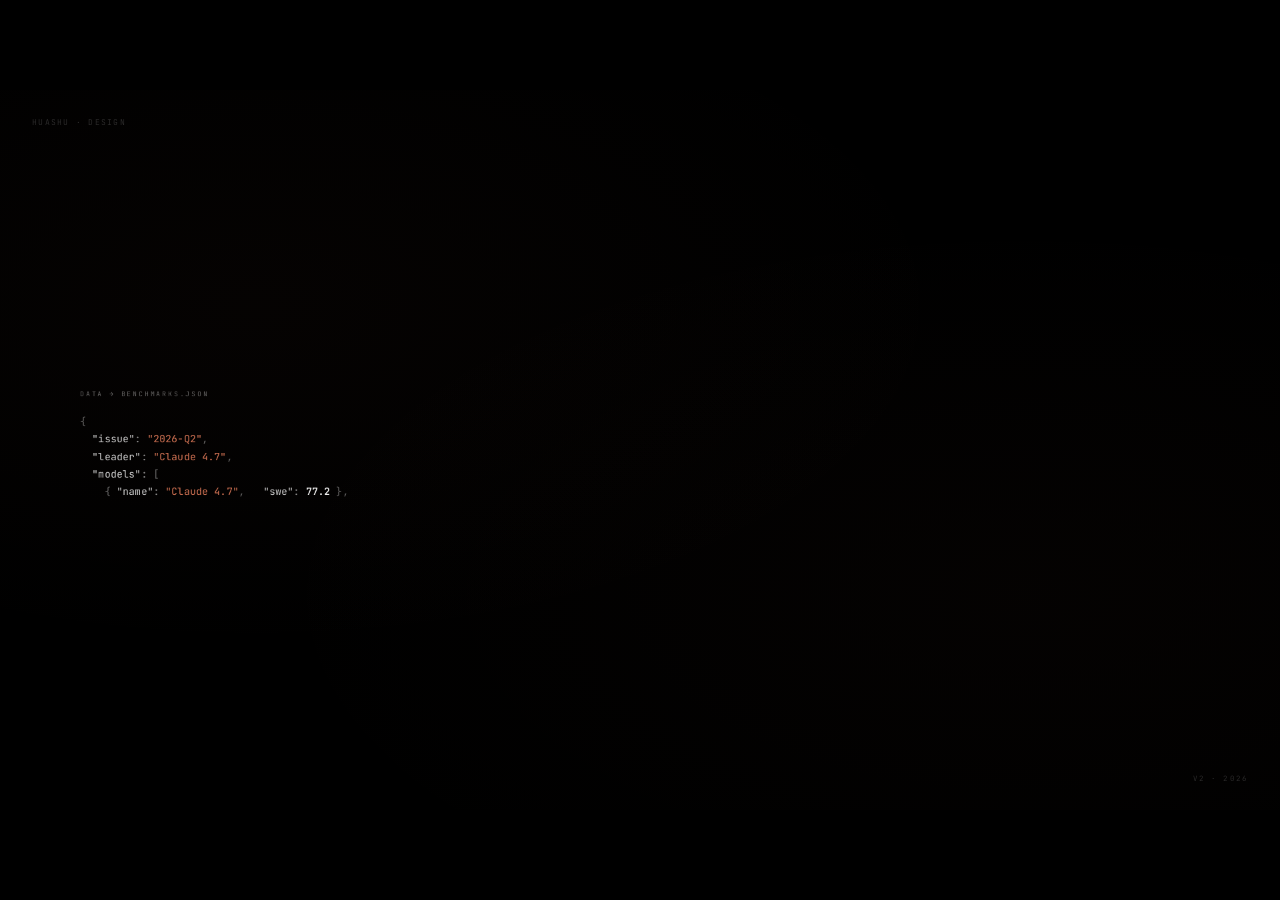
<file: huashu-design/demos/c5-infographic-en.html>
<!doctype html>
<html lang="en">
<head>
<meta charset="utf-8" />
<title>c5-infographic · Data → Typography (EN)</title>
<link rel="preconnect" href="https://fonts.googleapis.com">
<link rel="preconnect" href="https://fonts.gstatic.com" crossorigin>
<link href="https://fonts.googleapis.com/css2?family=Source+Serif+4:ital,opsz,wght@0,8..60,300..700;1,8..60,300..700&family=Noto+Serif+SC:wght@300;400;500;600&family=Inter:wght@100;200;300;400;500;600;700;800&family=JetBrains+Mono:wght@400;500&display=swap" rel="stylesheet">
<style>
  :root {
    --bg: #000000;
    --ink: #FFFFFF;
    --ink-80: rgba(255,255,255,0.82);
    --ink-60: rgba(255,255,255,0.58);
    --muted: rgba(255,255,255,0.40);
    --dim: rgba(255,255,255,0.18);
    --hairline: rgba(255,255,255,0.12);
    --accent: #D97757;
    --accent-deep: #B85D3D;

    /* Brand Reveal */
    --cd-bg: #F5F4F0;
    --cd-panel: #FFFFFF;
    --cd-ink: #1A1918;
    --cd-dim: #8B867E;

    --serif-en: "Source Serif 4", "Tiempos Headline", Georgia, serif;
    --serif-cn: "Noto Serif SC", "Songti SC", "Source Han Serif SC", serif;
    --sans: "Inter", -apple-system, "PingFang SC", system-ui, sans-serif;
    --mono: "JetBrains Mono", "SF Mono", ui-monospace, monospace;
  }

  html, body {
    margin: 0; padding: 0;
    background: #000;
    overflow: hidden;
    font-family: var(--sans);
    color: var(--ink);
    -webkit-font-smoothing: antialiased;
    -moz-osx-font-smoothing: grayscale;
    font-feature-settings: "kern" 1, "liga" 1, "calt" 1;
  }
  * { box-sizing: border-box; }

  .stage {
    position: fixed;
    top: 50%; left: 50%;
    width: 1920px; height: 1080px;
    transform-origin: center center;
    background: var(--bg);
    overflow: hidden;
    /* Subtle film grain via SVG — 2% opacity */
    background-image:
      radial-gradient(ellipse at 20% 30%, rgba(217,119,87,0.025), transparent 50%),
      radial-gradient(ellipse at 80% 70%, rgba(217,119,87,0.018), transparent 55%);
  }

  .watermark {
    position: absolute;
    top: 40px; left: 48px;
    font-family: var(--mono);
    font-size: 12px;
    letter-spacing: 0.2em;
    color: var(--ink);
    opacity: 0.16;
    text-transform: uppercase;
    z-index: 400;
    transition: color 0.3s ease;
  }
  .watermark.on-light { color: var(--cd-ink); opacity: 0.35; }

  .v2-mark {
    position: absolute;
    bottom: 40px; right: 48px;
    font-family: var(--mono);
    font-size: 11px;
    letter-spacing: 0.2em;
    color: var(--ink);
    opacity: 0.16;
    z-index: 400;
  }

  /* ============ Split layout ============ */
  .split-left {
    position: absolute;
    left: 120px; top: 50%;
    transform: translateY(-50%);
    width: 440px;
    will-change: opacity, transform;
  }

  .json-block {
    font-family: var(--mono);
    font-size: 15px;
    line-height: 1.75;
    color: var(--ink-60);
    letter-spacing: 0.01em;
    white-space: pre;
  }
  .json-block .k { color: var(--ink-80); }
  .json-block .s { color: var(--accent); }
  .json-block .n { color: var(--ink); font-weight: 500; }
  .json-block .p { color: var(--muted); }

  .json-label {
    font-family: var(--mono);
    font-size: 10px;
    letter-spacing: 0.28em;
    color: var(--muted);
    text-transform: uppercase;
    margin-bottom: 22px;
  }

  /* Pipe arrow from JSON → infographic */
  .pipe {
    position: absolute;
    left: 580px; top: 50%;
    transform: translateY(-50%);
    width: 90px; height: 2px;
    background: linear-gradient(to right, var(--hairline), var(--accent), var(--hairline));
    opacity: 0;
    will-change: opacity;
  }
  .pipe::after {
    content: '';
    position: absolute;
    right: -4px; top: 50%;
    transform: translateY(-50%) rotate(45deg);
    width: 8px; height: 8px;
    border-right: 2px solid var(--accent);
    border-top: 2px solid var(--accent);
  }

  /* ============ Infographic (right side) ============ */
  .infographic {
    position: absolute;
    right: 100px; top: 72px;
    width: 1120px; height: 936px;
    background: #0A0A0A;
    border: 1px solid var(--hairline);
    padding: 56px 64px;
    opacity: 0;
    transform: translateY(18px);
    will-change: opacity, transform;
    overflow: hidden;
  }

  .ig-masthead {
    display: flex;
    justify-content: space-between;
    align-items: baseline;
    border-bottom: 1px solid var(--hairline);
    padding-bottom: 20px;
    margin-bottom: 36px;
    opacity: 0;
    will-change: opacity;
  }
  .ig-masthead .issue {
    font-family: var(--mono);
    font-size: 10px;
    letter-spacing: 0.3em;
    color: var(--muted);
    text-transform: uppercase;
  }
  .ig-masthead .issue .orange { color: var(--accent); }
  .ig-masthead .dept {
    font-family: var(--mono);
    font-weight: 400;
    font-size: 10px;
    letter-spacing: 0.3em;
    color: var(--ink-60);
    text-transform: uppercase;
  }

  .ig-display {
    font-family: var(--serif-en);
    font-weight: 300;
    font-size: 96px;
    line-height: 1.0;
    letter-spacing: -0.025em;
    color: var(--ink);
    margin-bottom: 6px;
    opacity: 0;
    will-change: opacity, transform;
    text-wrap: pretty;
    font-feature-settings: "liga" 1, "dlig" 1, "kern" 1;
  }
  .ig-display .en {
    font-family: var(--serif-en);
    font-style: italic;
    font-weight: 300;
    color: var(--accent);
    font-feature-settings: "liga" 1, "dlig" 1, "swsh" 1;
  }

  .ig-deck {
    font-family: var(--serif-en);
    font-style: italic;
    font-weight: 300;
    font-size: 22px;
    color: var(--ink-60);
    letter-spacing: 0.01em;
    margin-bottom: 44px;
    opacity: 0;
    will-change: opacity;
    font-feature-settings: "liga" 1, "dlig" 1;
  }

  /* Grid of 5 stats */
  .ig-grid {
    display: grid;
    grid-template-columns: 1.3fr 1fr 1fr 1fr;
    gap: 32px;
    margin-bottom: 44px;
  }
  .ig-cell {
    opacity: 0;
    will-change: opacity, transform;
    border-top: 2px solid var(--ink);
    padding-top: 14px;
  }
  .ig-cell.accent { border-top-color: var(--accent); }
  .ig-cell .label {
    font-family: var(--mono);
    font-size: 10px;
    font-weight: 400;
    color: var(--muted);
    letter-spacing: 0.26em;
    margin-bottom: 14px;
    text-transform: uppercase;
  }
  .ig-cell .label .en {
    font-family: var(--mono);
    text-transform: uppercase;
    letter-spacing: 0.26em;
  }
  .ig-cell .big {
    font-family: var(--serif-en);
    font-weight: 300;
    font-size: 72px;
    line-height: 0.92;
    color: var(--ink);
    letter-spacing: -0.03em;
    font-variant-numeric: oldstyle-nums proportional-nums;
    font-feature-settings: "onum" 1, "pnum" 1, "kern" 1;
  }
  .ig-cell.accent .big { color: var(--accent); }
  .ig-cell .big .unit {
    font-size: 28px;
    color: var(--ink-60);
    letter-spacing: 0;
  }
  .ig-cell .sub {
    margin-top: 12px;
    font-family: var(--serif-en);
    font-style: italic;
    font-size: 14px;
    color: var(--ink-60);
    line-height: 1.4;
    font-feature-settings: "liga" 1, "dlig" 1;
    letter-spacing: 0.005em;
  }

  /* Comparison bars */
  .ig-bars {
    display: grid;
    grid-template-columns: 140px 1fr 80px;
    gap: 18px 24px;
    row-gap: 18px;
    border-top: 1px solid var(--hairline);
    padding-top: 28px;
    align-items: center;
    opacity: 0;
    will-change: opacity;
  }
  .ig-bars .row-label {
    font-family: var(--serif-en);
    font-size: 16px;
    font-weight: 400;
    color: var(--ink-80);
    letter-spacing: 0.005em;
  }
  .ig-bars .row-label.highlight { color: var(--accent); font-weight: 500; }
  .ig-bars .row-bar {
    height: 6px;
    background: var(--hairline);
    position: relative;
    overflow: hidden;
  }
  .ig-bars .row-bar .fill {
    position: absolute;
    left: 0; top: 0; bottom: 0;
    background: var(--ink-80);
    width: 0%;
    will-change: width;
  }
  .ig-bars .row-bar .fill.accent { background: var(--accent); }
  .ig-bars .row-val {
    font-family: var(--serif-en);
    font-size: 16px;
    color: var(--ink);
    text-align: right;
    font-variant-numeric: oldstyle-nums tabular-nums;
    font-feature-settings: "onum" 1, "tnum" 1;
    letter-spacing: 0.01em;
  }

  .ig-footer {
    position: absolute;
    bottom: 40px; left: 64px; right: 64px;
    display: flex; justify-content: space-between; align-items: baseline;
    border-top: 1px solid var(--hairline);
    padding-top: 16px;
    font-family: var(--mono);
    font-size: 10px;
    letter-spacing: 0.24em;
    color: var(--muted);
    text-transform: uppercase;
    opacity: 0;
    will-change: opacity;
  }
  .ig-footer .folio { color: var(--ink-60); letter-spacing: 0.32em; }

  /* ============ Typography detail zoom ============ */
  .detail-zoom {
    position: absolute;
    inset: 0;
    display: flex;
    align-items: center;
    justify-content: center;
    opacity: 0;
    will-change: opacity;
    background: radial-gradient(ellipse at center, #0A0A0A, #000000);
    z-index: 250;
  }
  .detail-word {
    font-family: var(--serif-en);
    font-weight: 300;
    font-style: italic;
    font-size: 320px;
    line-height: 0.9;
    letter-spacing: -0.01em;
    color: var(--ink);
    /* Enable OpenType ligatures, discretionary ligatures, swashes */
    font-feature-settings: "liga" 1, "dlig" 1, "swsh" 1, "salt" 1, "calt" 1;
    text-rendering: optimizeLegibility;
    will-change: transform, opacity;
  }
  .detail-word .fi {
    /* fi ligature is default with "liga" */
    color: var(--accent);
  }
  .detail-annotation {
    position: absolute;
    top: calc(50% + 170px); left: 50%;
    transform: translateX(-50%);
    font-family: var(--mono);
    font-size: 12px;
    letter-spacing: 0.28em;
    color: var(--muted);
    text-transform: uppercase;
    opacity: 0;
    will-change: opacity;
    white-space: nowrap;
  }
  .detail-annotation .dot {
    color: var(--accent);
    padding: 0 8px;
  }

  /* Callout lines pointing to ligature */
  .callout {
    position: absolute;
    left: 50%; top: 50%;
    transform: translate(-50%, -50%);
    pointer-events: none;
    opacity: 0;
    will-change: opacity;
  }
  .callout svg { overflow: visible; display: block; }

  /* ============ Brand Reveal ============ */
  .brand-wall {
    position: absolute;
    inset: 0;
    background: var(--cd-bg);
    z-index: 300;
    opacity: 0;
    transform: translateY(100%);
    will-change: transform, opacity;
    display: flex;
    flex-direction: column;
    align-items: center;
    justify-content: center;
  }
  .brand-wordmark {
    font-family: var(--serif-en);
    font-size: 132px;
    font-weight: 200;
    color: var(--cd-ink);
    letter-spacing: -0.04em;
    line-height: 1;
    opacity: 0;
    transform: scale(0.92);
    will-change: opacity, transform;
    font-feature-settings: "liga" 1, "dlig" 1;
  }
  .brand-wordmark .dot { color: var(--accent); padding: 0 10px; font-weight: 300; }
  .brand-underline {
    margin-top: 28px;
    height: 2px;
    width: 0;
    background: var(--accent);
    will-change: width;
  }
  .brand-cn {
    margin-top: 30px;
    font-family: var(--serif-cn);
    font-size: 18px;
    font-weight: 300;
    color: var(--cd-dim);
    letter-spacing: 0.4em;
    opacity: 0;
    will-change: opacity;
  }

</style>
</head>
<body>

<div class="stage" id="stage">

  <div class="watermark" id="watermark">HUASHU · DESIGN</div>
  <div class="v2-mark">V2 · 2026</div>

  <!-- Left: JSON data -->
  <div class="split-left" id="splitLeft" style="opacity:0">
    <div class="json-label" id="jsonLabel">DATA &#8594; benchmarks.json</div>
    <pre class="json-block" id="jsonBlock"></pre>
  </div>

  <!-- Pipe arrow -->
  <div class="pipe" id="pipe"></div>

  <!-- Right: Infographic -->
  <div class="infographic" id="infographic">

    <div class="ig-masthead" id="igMasthead">
      <div class="issue">Issue &#8470; 05 <span class="orange">&#183; AI Benchmarks</span> &#183; Q2 2026</div>
      <div class="dept">FRONTIER REPORT</div>
    </div>

    <h1 class="ig-display" id="igDisplay">
      The Age of<br>
      <span class="en">benchmarks</span>.
    </h1>

    <p class="ig-deck" id="igDeck">
      Five frontier models, five numbers, one uncomfortable truth.
    </p>

    <div class="ig-grid" id="igGrid">
      <div class="ig-cell accent" data-cell="0">
        <div class="label">Leader <span class="en">&#183; Q2</span></div>
        <div class="big">Claude 4.7</div>
        <div class="sub">Sonnet, 1M ctx &#183; Anthropic</div>
      </div>
      <div class="ig-cell" data-cell="1">
        <div class="label"><span class="en">SWE-bench</span></div>
        <div class="big">77<span class="unit">.2%</span></div>
        <div class="sub">coding, verified split</div>
      </div>
      <div class="ig-cell" data-cell="2">
        <div class="label"><span class="en">GPQA</span></div>
        <div class="big">84<span class="unit">.5</span></div>
        <div class="sub">diamond, graduate science</div>
      </div>
      <div class="ig-cell" data-cell="3">
        <div class="label">Price <span class="en">&#183; input</span></div>
        <div class="big">$3<span class="unit">/M</span></div>
        <div class="sub">per million tokens, typical</div>
      </div>
    </div>

    <div class="ig-bars" id="igBars">
      <div class="row-label highlight">Claude 4.7 Sonnet</div>
      <div class="row-bar"><div class="fill accent" data-w="77.2"></div></div>
      <div class="row-val">77.2</div>

      <div class="row-label">GPT-5 Turbo</div>
      <div class="row-bar"><div class="fill" data-w="74.8"></div></div>
      <div class="row-val">74.8</div>

      <div class="row-label">Gemini 3 Pro</div>
      <div class="row-bar"><div class="fill" data-w="71.3"></div></div>
      <div class="row-val">71.3</div>

      <div class="row-label">GLM-5</div>
      <div class="row-bar"><div class="fill" data-w="68.9"></div></div>
      <div class="row-val">68.9</div>

      <div class="row-label">Kimi k3</div>
      <div class="row-bar"><div class="fill" data-w="66.4"></div></div>
      <div class="row-val">66.4</div>
    </div>

    <div class="ig-footer" id="igFooter">
      <span>Set in Source Serif 4 &amp; JetBrains Mono</span>
      <span class="folio">P. 05</span>
      <span>Data &#183; 2026 Q2, public benchmarks</span>
    </div>

  </div>

  <!-- Detail zoom: Typography ligature -->
  <div class="detail-zoom" id="detailZoom">
    <div class="detail-word" id="detailWord">bench<span class="fi">ma</span>rks</div>
    <div class="callout" id="callout" style="display:none"></div>
    <div class="detail-annotation" id="detailAnnotation">
      SOURCE SERIF 4 <span class="dot">·</span> ITALIC <span class="dot">·</span> OLDSTYLE FIGURES
    </div>
  </div>

  <!-- Brand Reveal -->
  <div class="brand-wall" id="brandWall">
    <div class="brand-wordmark" id="brandWord">huashu<span class="dot">·</span>design</div>
    <div class="brand-underline" id="brandLine"></div>
    <div class="brand-cn" id="brandCn">D A T A &#183; T Y P O G R A P H Y</div>
  </div>

</div>

<script>
(() => {
  'use strict';

  // ---------- Scale stage to viewport ----------
  const stage = document.getElementById('stage');
  function fitStage() {
    const s = Math.min(window.innerWidth / 1920, window.innerHeight / 1080);
    stage.style.transform = `translate(-50%, -50%) scale(${s})`;
  }
  fitStage();
  window.addEventListener('resize', fitStage);

  // ---------- Easing ----------
  const expoOut = t => t >= 1 ? 1 : 1 - Math.pow(2, -10 * t);
  const expoIn = t => t <= 0 ? 0 : Math.pow(2, 10 * (t - 1));
  const cubicOut = t => 1 - Math.pow(1 - t, 3);
  const cubicInOut = t => t < 0.5 ? 4*t*t*t : 1 - Math.pow(-2*t+2, 3)/2;
  const lerp = (t, a, b, c, d, ease=x=>x) => {
    if (b === a) return c;
    const k = Math.max(0, Math.min(1, (t - a) / (b - a)));
    return c + (d - c) * ease(k);
  };
  const seg = (t, a, b) => Math.max(0, Math.min(1, (t - a) / (b - a)));

  // ---------- Refs ----------
  const splitLeft = document.getElementById('splitLeft');
  const jsonLabel = document.getElementById('jsonLabel');
  const jsonBlock = document.getElementById('jsonBlock');
  const pipe = document.getElementById('pipe');
  const infographic = document.getElementById('infographic');
  const igMasthead = document.getElementById('igMasthead');
  const igDisplay = document.getElementById('igDisplay');
  const igDeck = document.getElementById('igDeck');
  const igGrid = document.getElementById('igGrid');
  const igCells = igGrid.querySelectorAll('.ig-cell');
  const igBars = document.getElementById('igBars');
  const igBarFills = igBars.querySelectorAll('.fill');
  const igFooter = document.getElementById('igFooter');
  const detailZoom = document.getElementById('detailZoom');
  const detailWord = document.getElementById('detailWord');
  const detailAnnotation = document.getElementById('detailAnnotation');
  const callout = document.getElementById('callout');
  const brandWall = document.getElementById('brandWall');
  const brandWord = document.getElementById('brandWord');
  const brandLine = document.getElementById('brandLine');
  const brandCn = document.getElementById('brandCn');
  const watermark = document.getElementById('watermark');

  // ---------- JSON content (for progressive reveal) ----------
  const jsonRaw = [
    '{',
    '  "issue": "2026-Q2",',
    '  "leader": "Claude 4.7",',
    '  "models": [',
    '    { "name": "Claude 4.7",   "swe": 77.2 },',
    '    { "name": "GPT-5 Turbo",  "swe": 74.8 },',
    '    { "name": "Gemini 3 Pro", "swe": 71.3 },',
    '    { "name": "GLM-5",        "swe": 68.9 },',
    '    { "name": "Kimi k3",      "swe": 66.4 }',
    '  ],',
    '  "gpqa_top": 84.5,',
    '  "price_per_M": 3',
    '}'
  ];

  function formatJson(lines) {
    return lines.map(line => {
      return line
        .replace(/"([a-zA-Z_]+)":/g, '<span class="k">"$1"</span>:')
        .replace(/: "([^"]+)"/g, ': <span class="s">"$1"</span>')
        .replace(/: ([0-9.]+)/g, ': <span class="n">$1</span>')
        .replace(/([{}\[\],])/g, '<span class="p">$1</span>');
    }).join('\n');
  }

  // ---------- Timeline ----------
  const DURATION = 10.0;

  // SFX cue points (played back in ffmpeg post-processing, not browser):
  //   t=0.35  → keyboard/type-fast.mp3  (data entering)
  //   t=2.15  → container/card-snap.mp3 (infographic settles)
  //   t=6.75  → transition/whoosh-fast.mp3 (zoom-in to typography)
  //   t=8.70  → impact/logo-reveal.mp3   (brand reveal chime)
  const sfxFired = new Set();
  function fireOnce(key) {
    if (sfxFired.has(key)) return;
    sfxFired.add(key);
    // cue emitted for post-processing; no in-browser playback
  }

  let startTime = null;
  let raf;

  function tick(now) {
    if (startTime == null) startTime = now;
    const t = (now - startTime) / 1000;

    // ── Beat 1: 0-2s · JSON data appears, types in ─────────
    // JSON label fade in
    {
      const k = cubicOut(seg(t, 0.15, 0.55));
      jsonLabel.style.opacity = k;
      splitLeft.style.opacity = '1';
    }
    // Progressive type-reveal: reveal N lines of JSON by time
    {
      const totalLines = jsonRaw.length;
      const k = seg(t, 0.3, 1.9);
      const linesShown = Math.floor(k * totalLines);
      const shown = jsonRaw.slice(0, Math.max(0, linesShown));
      jsonBlock.innerHTML = formatJson(shown);
      if (linesShown >= 3 && t < 1.9) fireOnce('datain');
    }

    // ── Pipe arrow (1.8 → 2.2) ─────────────────────────────
    {
      const k = cubicOut(seg(t, 1.8, 2.2));
      pipe.style.opacity = k;
    }

    // ── Beat 2a: 2.0-3.2s · Infographic canvas arrives ─────
    {
      const k = expoOut(seg(t, 2.0, 2.8));
      infographic.style.opacity = k;
      infographic.style.transform = `translateY(${lerp(t, 2.0, 2.8, 18, 0, expoOut)}px)`;
      if (t > 2.1) fireOnce('settle');
    }
    // Masthead
    {
      const k = cubicOut(seg(t, 2.6, 3.1));
      igMasthead.style.opacity = k;
    }

    // ── Beat 2b: 3.0-4.2s · Display headline appears ──────
    {
      const k = expoOut(seg(t, 3.0, 3.8));
      igDisplay.style.opacity = k;
      igDisplay.style.transform = `translateY(${lerp(t, 3.0, 3.8, 16, 0, expoOut)}px)`;
    }
    // Deck line (italic)
    {
      const k = cubicOut(seg(t, 3.6, 4.2));
      igDeck.style.opacity = k;
    }

    // ── Beat 2c: 4.0-5.2s · Grid cells (ripple, 4 cells) ──
    igCells.forEach((cell, i) => {
      const start = 4.0 + i * 0.12;
      const end = start + 0.5;
      const k = expoOut(seg(t, start, end));
      cell.style.opacity = k;
      cell.style.transform = `translateY(${lerp(t, start, end, 14, 0, expoOut)}px)`;
    });

    // ── Beat 2d: 5.2-6.4s · Comparison bars grow ─────────
    {
      const k = cubicOut(seg(t, 5.1, 5.4));
      igBars.style.opacity = k;
    }
    igBarFills.forEach((fill, i) => {
      const start = 5.3 + i * 0.08;
      const end = start + 0.7;
      const w = parseFloat(fill.getAttribute('data-w'));
      const pct = lerp(t, start, end, 0, w, expoOut);
      fill.style.width = pct + '%';
    });
    // Footer
    {
      const k = cubicOut(seg(t, 6.0, 6.6));
      igFooter.style.opacity = k * 0.9;
    }

    // ── Beat 2e: 6.6-8.2s · Zoom to typography detail ────
    if (t >= 6.6 && t < 8.3) {
      const k = expoOut(seg(t, 6.6, 7.4));
      // Infographic scales up and fades — simulate push-in
      const scale = lerp(t, 6.6, 7.4, 1, 3.4, expoOut);
      const ty = lerp(t, 6.6, 7.4, 0, -140, expoOut);
      infographic.style.transform = `translateY(${ty}px) scale(${scale})`;
      infographic.style.opacity = String(1 - k * 0.85);
      splitLeft.style.opacity = String(1 - k);
      pipe.style.opacity = String(1 - k);

      // Detail zoom fades in
      const k2 = expoOut(seg(t, 7.0, 7.7));
      detailZoom.style.opacity = k2;
      // Word subtle scale-in (starts from 0.96)
      detailWord.style.transform = `scale(${lerp(t, 7.0, 7.9, 0.96, 1.0, expoOut)})`;

      // SFX at 6.7
      if (t > 6.7) fireOnce('zoom');

      // Callout + annotation (7.5 → 8.1)
      const k3 = cubicOut(seg(t, 7.6, 8.1));
      callout.style.opacity = k3;
      detailAnnotation.style.opacity = k3;
    }

    // ── Beat 3: 8.2-10s · Brand reveal ───────────────────
    // Detail zoom fades under brand wall
    if (t >= 8.1) {
      const k = cubicOut(seg(t, 8.1, 8.5));
      detailZoom.style.opacity = String(Math.max(0, 1 - k));
    }
    // Brand wall slides up from bottom
    {
      const k = expoOut(seg(t, 8.1, 8.7));
      brandWall.style.transform = `translateY(${lerp(t, 8.1, 8.7, 100, 0, expoOut)}%)`;
      brandWall.style.opacity = k > 0 ? '1' : '0';
      if (k > 0.55) watermark.classList.add('on-light');
      else watermark.classList.remove('on-light');
    }
    // Wordmark
    {
      const k = expoOut(seg(t, 8.6, 9.2));
      brandWord.style.opacity = k;
      brandWord.style.transform = `scale(${lerp(t, 8.6, 9.2, 0.92, 1.0, expoOut)})`;
      if (t > 8.65) fireOnce('chime');
    }
    // Underline
    {
      const k = expoOut(seg(t, 9.0, 9.6));
      brandLine.style.width = (280 * k) + 'px';
    }
    // CN tagline
    {
      const k = cubicOut(seg(t, 9.3, 9.9));
      brandCn.style.opacity = k * 0.9;
    }

    // Loop / hold
    if (t < DURATION) {
      raf = requestAnimationFrame(tick);
    } else {
      if (!window.__recording) {
        setTimeout(() => {
          // Reset
          startTime = null;
          sfxFired.clear();
          jsonBlock.innerHTML = '';
          splitLeft.style.opacity = '0';
          pipe.style.opacity = '0';
          infographic.style.opacity = '0';
          infographic.style.transform = 'translateY(18px) scale(1)';
          igMasthead.style.opacity = '0';
          igDisplay.style.opacity = '0';
          igDeck.style.opacity = '0';
          igBars.style.opacity = '0';
          igFooter.style.opacity = '0';
          igCells.forEach(c => { c.style.opacity = '0'; });
          igBarFills.forEach(f => { f.style.width = '0%'; });
          detailZoom.style.opacity = '0';
          callout.style.opacity = '0';
          detailAnnotation.style.opacity = '0';
          brandWall.style.transform = 'translateY(100%)';
          brandWall.style.opacity = '0';
          brandWord.style.opacity = '0';
          brandLine.style.width = '0';
          brandCn.style.opacity = '0';
          watermark.classList.remove('on-light');
          raf = requestAnimationFrame(tick);
        }, 800);
      }
    }
  }

  window.__seek = function(s) {
    startTime = performance.now() - s * 1000;
  };

  // Wait for fonts, then start
  (document.fonts ? document.fonts.ready : Promise.resolve()).then(() => {
    requestAnimationFrame((now) => {
      startTime = now;
      window.__ready = true;
      raf = requestAnimationFrame(tick);
    });
  });
})();
</script>

</body>
</html>
</file>
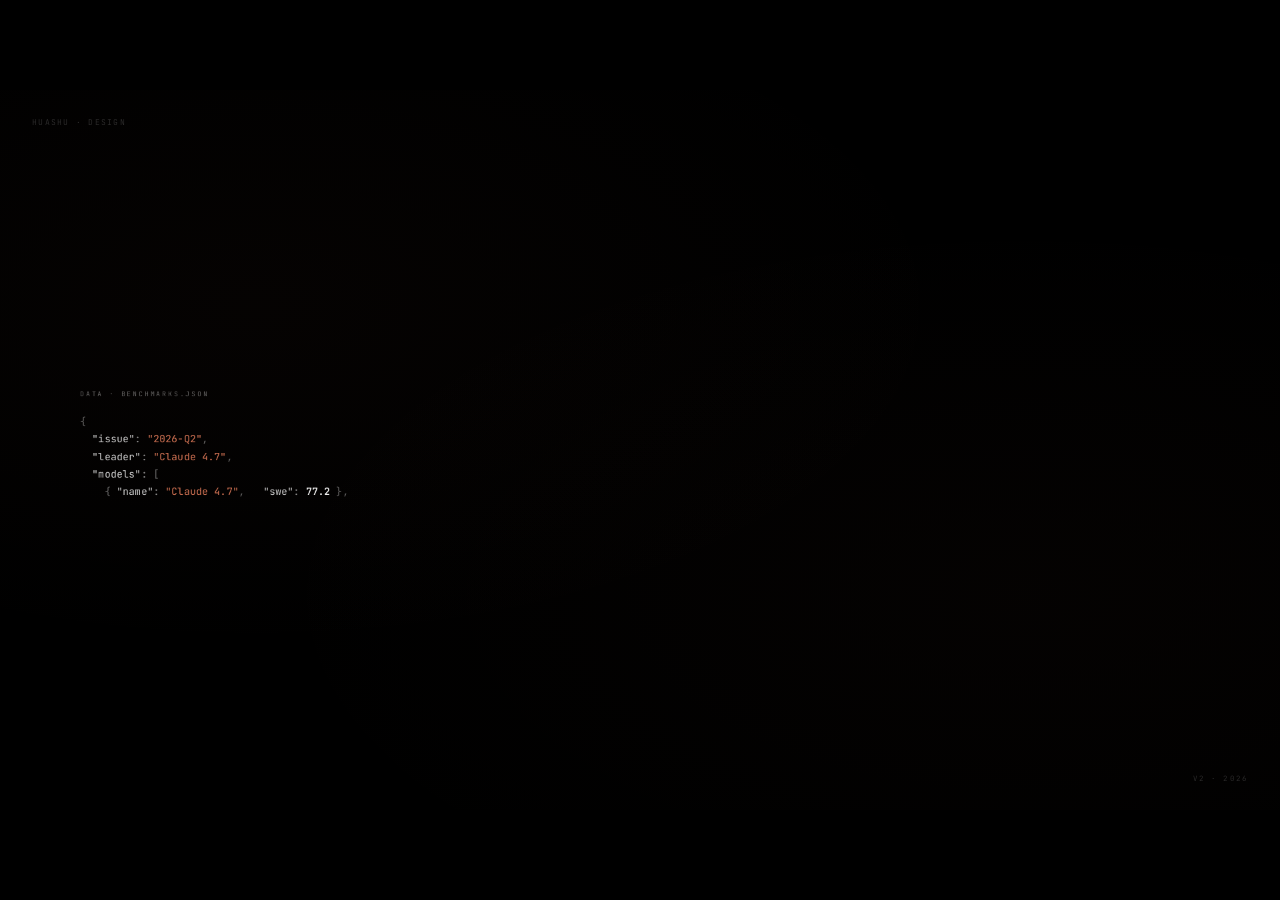
<file: huashu-design/demos/c5-infographic.html>
<!doctype html>
<html lang="zh-Hans">
<head>
<meta charset="utf-8" />
<title>c5-infographic · 数据 → 印刷级排版（中文版）</title>
<link rel="preconnect" href="https://fonts.googleapis.com">
<link rel="preconnect" href="https://fonts.gstatic.com" crossorigin>
<link href="https://fonts.googleapis.com/css2?family=Source+Serif+4:ital,opsz,wght@0,8..60,300..700;1,8..60,300..700&family=Noto+Serif+SC:wght@300;400;500;600&family=Inter:wght@100;200;300;400;500;600;700;800&family=JetBrains+Mono:wght@400;500&display=swap" rel="stylesheet">
<style>
  :root {
    --bg: #000000;
    --ink: #FFFFFF;
    --ink-80: rgba(255,255,255,0.82);
    --ink-60: rgba(255,255,255,0.58);
    --muted: rgba(255,255,255,0.40);
    --dim: rgba(255,255,255,0.18);
    --hairline: rgba(255,255,255,0.12);
    --accent: #D97757;
    --accent-deep: #B85D3D;

    /* Brand Reveal */
    --cd-bg: #F5F4F0;
    --cd-panel: #FFFFFF;
    --cd-ink: #1A1918;
    --cd-dim: #8B867E;

    --serif-en: "Source Serif 4", "Tiempos Headline", Georgia, serif;
    --serif-cn: "Noto Serif SC", "Songti SC", "Source Han Serif SC", serif;
    --sans: "Inter", -apple-system, "PingFang SC", system-ui, sans-serif;
    --mono: "JetBrains Mono", "SF Mono", ui-monospace, monospace;
  }

  html, body {
    margin: 0; padding: 0;
    background: #000;
    overflow: hidden;
    font-family: var(--sans);
    color: var(--ink);
    -webkit-font-smoothing: antialiased;
    -moz-osx-font-smoothing: grayscale;
    font-feature-settings: "kern" 1, "liga" 1, "calt" 1;
  }
  * { box-sizing: border-box; }

  .stage {
    position: fixed;
    top: 50%; left: 50%;
    width: 1920px; height: 1080px;
    transform-origin: center center;
    background: var(--bg);
    overflow: hidden;
    /* Subtle film grain via SVG — 2% opacity */
    background-image:
      radial-gradient(ellipse at 20% 30%, rgba(217,119,87,0.025), transparent 50%),
      radial-gradient(ellipse at 80% 70%, rgba(217,119,87,0.018), transparent 55%);
  }

  .watermark {
    position: absolute;
    top: 40px; left: 48px;
    font-family: var(--mono);
    font-size: 12px;
    letter-spacing: 0.2em;
    color: var(--ink);
    opacity: 0.16;
    text-transform: uppercase;
    z-index: 400;
    transition: color 0.3s ease;
  }
  .watermark.on-light { color: var(--cd-ink); opacity: 0.35; }

  .v2-mark {
    position: absolute;
    bottom: 40px; right: 48px;
    font-family: var(--mono);
    font-size: 11px;
    letter-spacing: 0.2em;
    color: var(--ink);
    opacity: 0.16;
    z-index: 400;
  }

  /* ============ Split layout ============ */
  .split-left {
    position: absolute;
    left: 120px; top: 50%;
    transform: translateY(-50%);
    width: 440px;
    will-change: opacity, transform;
  }

  .json-block {
    font-family: var(--mono);
    font-size: 15px;
    line-height: 1.75;
    color: var(--ink-60);
    letter-spacing: 0.01em;
    white-space: pre;
  }
  .json-block .k { color: var(--ink-80); }
  .json-block .s { color: var(--accent); }
  .json-block .n { color: var(--ink); font-weight: 500; }
  .json-block .p { color: var(--muted); }

  .json-label {
    font-family: var(--mono);
    font-size: 10px;
    letter-spacing: 0.28em;
    color: var(--muted);
    text-transform: uppercase;
    margin-bottom: 22px;
  }

  /* Pipe arrow from JSON → infographic */
  .pipe {
    position: absolute;
    left: 580px; top: 50%;
    transform: translateY(-50%);
    width: 90px; height: 2px;
    background: linear-gradient(to right, var(--hairline), var(--accent), var(--hairline));
    opacity: 0;
    will-change: opacity;
  }
  .pipe::after {
    content: '';
    position: absolute;
    right: -4px; top: 50%;
    transform: translateY(-50%) rotate(45deg);
    width: 8px; height: 8px;
    border-right: 2px solid var(--accent);
    border-top: 2px solid var(--accent);
  }

  /* ============ Infographic (right side) ============ */
  .infographic {
    position: absolute;
    right: 100px; top: 72px;
    width: 1120px; height: 936px;
    background: #0A0A0A;
    border: 1px solid var(--hairline);
    padding: 56px 64px;
    opacity: 0;
    transform: translateY(18px);
    will-change: opacity, transform;
    overflow: hidden;
  }

  .ig-masthead {
    display: flex;
    justify-content: space-between;
    align-items: baseline;
    border-bottom: 1px solid var(--hairline);
    padding-bottom: 20px;
    margin-bottom: 36px;
    opacity: 0;
    will-change: opacity;
  }
  .ig-masthead .issue {
    font-family: var(--mono);
    font-size: 10px;
    letter-spacing: 0.3em;
    color: var(--muted);
    text-transform: uppercase;
  }
  .ig-masthead .issue .orange { color: var(--accent); }
  .ig-masthead .dept {
    font-family: var(--serif-cn);
    font-weight: 300;
    font-size: 14px;
    letter-spacing: 0.35em;
    color: var(--ink-60);
  }

  .ig-display {
    font-family: var(--serif-cn);
    font-weight: 400;
    font-size: 84px;
    line-height: 1.02;
    letter-spacing: -0.01em;
    color: var(--ink);
    margin-bottom: 6px;
    opacity: 0;
    will-change: opacity, transform;
    text-wrap: pretty;
  }
  .ig-display .en {
    font-family: var(--serif-en);
    font-style: italic;
    font-weight: 300;
    color: var(--accent);
    font-feature-settings: "liga" 1, "dlig" 1, "swsh" 1;
  }

  .ig-deck {
    font-family: var(--serif-en);
    font-style: italic;
    font-weight: 300;
    font-size: 22px;
    color: var(--ink-60);
    letter-spacing: 0.01em;
    margin-bottom: 44px;
    opacity: 0;
    will-change: opacity;
    font-feature-settings: "liga" 1, "dlig" 1;
  }

  /* Grid of 5 stats */
  .ig-grid {
    display: grid;
    grid-template-columns: 1.3fr 1fr 1fr 1fr;
    gap: 32px;
    margin-bottom: 44px;
  }
  .ig-cell {
    opacity: 0;
    will-change: opacity, transform;
    border-top: 2px solid var(--ink);
    padding-top: 14px;
  }
  .ig-cell.accent { border-top-color: var(--accent); }
  .ig-cell .label {
    font-family: var(--serif-cn);
    font-size: 12px;
    font-weight: 300;
    color: var(--muted);
    letter-spacing: 0.22em;
    margin-bottom: 14px;
  }
  .ig-cell .label .en {
    font-family: var(--mono);
    text-transform: uppercase;
    letter-spacing: 0.26em;
  }
  .ig-cell .big {
    font-family: var(--serif-en);
    font-weight: 300;
    font-size: 72px;
    line-height: 0.92;
    color: var(--ink);
    letter-spacing: -0.03em;
    font-variant-numeric: oldstyle-nums proportional-nums;
    font-feature-settings: "onum" 1, "pnum" 1, "kern" 1;
  }
  .ig-cell.accent .big { color: var(--accent); }
  .ig-cell .big .unit {
    font-size: 28px;
    color: var(--ink-60);
    letter-spacing: 0;
  }
  .ig-cell .sub {
    margin-top: 12px;
    font-family: var(--serif-en);
    font-style: italic;
    font-size: 14px;
    color: var(--ink-60);
    line-height: 1.4;
    font-feature-settings: "liga" 1, "dlig" 1;
    letter-spacing: 0.005em;
  }

  /* Comparison bars */
  .ig-bars {
    display: grid;
    grid-template-columns: 140px 1fr 80px;
    gap: 18px 24px;
    row-gap: 18px;
    border-top: 1px solid var(--hairline);
    padding-top: 28px;
    align-items: center;
    opacity: 0;
    will-change: opacity;
  }
  .ig-bars .row-label {
    font-family: var(--serif-cn);
    font-size: 15px;
    font-weight: 400;
    color: var(--ink-80);
    letter-spacing: 0.02em;
  }
  .ig-bars .row-label.highlight { color: var(--accent); font-weight: 500; }
  .ig-bars .row-bar {
    height: 6px;
    background: var(--hairline);
    position: relative;
    overflow: hidden;
  }
  .ig-bars .row-bar .fill {
    position: absolute;
    left: 0; top: 0; bottom: 0;
    background: var(--ink-80);
    width: 0%;
    will-change: width;
  }
  .ig-bars .row-bar .fill.accent { background: var(--accent); }
  .ig-bars .row-val {
    font-family: var(--serif-en);
    font-size: 16px;
    color: var(--ink);
    text-align: right;
    font-variant-numeric: oldstyle-nums tabular-nums;
    font-feature-settings: "onum" 1, "tnum" 1;
    letter-spacing: 0.01em;
  }

  .ig-footer {
    position: absolute;
    bottom: 40px; left: 64px; right: 64px;
    display: flex; justify-content: space-between; align-items: baseline;
    border-top: 1px solid var(--hairline);
    padding-top: 16px;
    font-family: var(--mono);
    font-size: 10px;
    letter-spacing: 0.24em;
    color: var(--muted);
    text-transform: uppercase;
    opacity: 0;
    will-change: opacity;
  }
  .ig-footer .folio { color: var(--ink-60); letter-spacing: 0.32em; }

  /* ============ Typography detail zoom ============ */
  .detail-zoom {
    position: absolute;
    inset: 0;
    display: flex;
    align-items: center;
    justify-content: center;
    opacity: 0;
    will-change: opacity;
    background: radial-gradient(ellipse at center, #0A0A0A, #000000);
    z-index: 250;
  }
  .detail-word {
    font-family: var(--serif-en);
    font-weight: 300;
    font-style: italic;
    font-size: 320px;
    line-height: 0.9;
    letter-spacing: -0.01em;
    color: var(--ink);
    /* Enable OpenType ligatures, discretionary ligatures, swashes */
    font-feature-settings: "liga" 1, "dlig" 1, "swsh" 1, "salt" 1, "calt" 1;
    text-rendering: optimizeLegibility;
    will-change: transform, opacity;
  }
  .detail-word .fi {
    /* fi ligature is default with "liga" */
    color: var(--accent);
  }
  .detail-annotation {
    position: absolute;
    top: calc(50% + 170px); left: 50%;
    transform: translateX(-50%);
    font-family: var(--mono);
    font-size: 12px;
    letter-spacing: 0.28em;
    color: var(--muted);
    text-transform: uppercase;
    opacity: 0;
    will-change: opacity;
    white-space: nowrap;
  }
  .detail-annotation .dot {
    color: var(--accent);
    padding: 0 8px;
  }

  /* Callout lines pointing to ligature */
  .callout {
    position: absolute;
    left: 50%; top: 50%;
    transform: translate(-50%, -50%);
    pointer-events: none;
    opacity: 0;
    will-change: opacity;
  }
  .callout svg { overflow: visible; display: block; }

  /* ============ Brand Reveal ============ */
  .brand-wall {
    position: absolute;
    inset: 0;
    background: var(--cd-bg);
    z-index: 300;
    opacity: 0;
    transform: translateY(100%);
    will-change: transform, opacity;
    display: flex;
    flex-direction: column;
    align-items: center;
    justify-content: center;
  }
  .brand-wordmark {
    font-family: var(--serif-en);
    font-size: 132px;
    font-weight: 200;
    color: var(--cd-ink);
    letter-spacing: -0.04em;
    line-height: 1;
    opacity: 0;
    transform: scale(0.92);
    will-change: opacity, transform;
    font-feature-settings: "liga" 1, "dlig" 1;
  }
  .brand-wordmark .dot { color: var(--accent); padding: 0 10px; font-weight: 300; }
  .brand-underline {
    margin-top: 28px;
    height: 2px;
    width: 0;
    background: var(--accent);
    will-change: width;
  }
  .brand-cn {
    margin-top: 30px;
    font-family: var(--serif-cn);
    font-size: 18px;
    font-weight: 300;
    color: var(--cd-dim);
    letter-spacing: 0.4em;
    opacity: 0;
    will-change: opacity;
  }

</style>
</head>
<body>

<div class="stage" id="stage">

  <div class="watermark" id="watermark">HUASHU · DESIGN</div>
  <div class="v2-mark">V2 · 2026</div>

  <!-- Left: JSON data -->
  <div class="split-left" id="splitLeft" style="opacity:0">
    <div class="json-label" id="jsonLabel">DATA · benchmarks.json</div>
    <pre class="json-block" id="jsonBlock"></pre>
  </div>

  <!-- Pipe arrow -->
  <div class="pipe" id="pipe"></div>

  <!-- Right: Infographic -->
  <div class="infographic" id="infographic">

    <div class="ig-masthead" id="igMasthead">
      <div class="issue">Issue № 05 · <span class="orange">AI Benchmarks</span> · Q2 2026</div>
      <div class="dept">性 能 报 告</div>
    </div>

    <h1 class="ig-display" id="igDisplay">
      大模型<br>
      <span class="en">benchmarks</span> 之年
    </h1>

    <p class="ig-deck" id="igDeck">
      Five frontier models, five numbers, one uncomfortable truth.
    </p>

    <div class="ig-grid" id="igGrid">
      <div class="ig-cell accent" data-cell="0">
        <div class="label">领跑模型 <span class="en">· leader</span></div>
        <div class="big">Claude 4.7</div>
        <div class="sub">Sonnet, 1M ctx · Anthropic</div>
      </div>
      <div class="ig-cell" data-cell="1">
        <div class="label"><span class="en">SWE-bench</span></div>
        <div class="big">77<span class="unit">.2%</span></div>
        <div class="sub">coding, verified split</div>
      </div>
      <div class="ig-cell" data-cell="2">
        <div class="label"><span class="en">GPQA</span></div>
        <div class="big">84<span class="unit">.5</span></div>
        <div class="sub">diamond, graduate science</div>
      </div>
      <div class="ig-cell" data-cell="3">
        <div class="label">价差 <span class="en">· price</span></div>
        <div class="big">$3<span class="unit">/M</span></div>
        <div class="sub">input token, typical</div>
      </div>
    </div>

    <div class="ig-bars" id="igBars">
      <div class="row-label highlight">Claude 4.7 Sonnet</div>
      <div class="row-bar"><div class="fill accent" data-w="77.2"></div></div>
      <div class="row-val">77.2</div>

      <div class="row-label">GPT-5 Turbo</div>
      <div class="row-bar"><div class="fill" data-w="74.8"></div></div>
      <div class="row-val">74.8</div>

      <div class="row-label">Gemini 3 Pro</div>
      <div class="row-bar"><div class="fill" data-w="71.3"></div></div>
      <div class="row-val">71.3</div>

      <div class="row-label">GLM-5</div>
      <div class="row-bar"><div class="fill" data-w="68.9"></div></div>
      <div class="row-val">68.9</div>

      <div class="row-label">Kimi k3</div>
      <div class="row-bar"><div class="fill" data-w="66.4"></div></div>
      <div class="row-val">66.4</div>
    </div>

    <div class="ig-footer" id="igFooter">
      <span>Set in Noto Serif SC &amp; Source Serif 4</span>
      <span class="folio">P. 05</span>
      <span>Data · 2026 Q2, public benchmarks</span>
    </div>

  </div>

  <!-- Detail zoom: Typography ligature -->
  <div class="detail-zoom" id="detailZoom">
    <div class="detail-word" id="detailWord">bench<span class="fi">ma</span>rks</div>
    <div class="callout" id="callout" style="display:none"></div>
    <div class="detail-annotation" id="detailAnnotation">
      SOURCE SERIF 4 <span class="dot">·</span> ITALIC <span class="dot">·</span> OLDSTYLE FIGURES
    </div>
  </div>

  <!-- Brand Reveal -->
  <div class="brand-wall" id="brandWall">
    <div class="brand-wordmark" id="brandWord">huashu<span class="dot">·</span>design</div>
    <div class="brand-underline" id="brandLine"></div>
    <div class="brand-cn" id="brandCn">数 据 · 印 刷 级 排 版</div>
  </div>

</div>

<script>
(() => {
  'use strict';

  // ---------- Scale stage to viewport ----------
  const stage = document.getElementById('stage');
  function fitStage() {
    const s = Math.min(window.innerWidth / 1920, window.innerHeight / 1080);
    stage.style.transform = `translate(-50%, -50%) scale(${s})`;
  }
  fitStage();
  window.addEventListener('resize', fitStage);

  // ---------- Easing ----------
  const expoOut = t => t >= 1 ? 1 : 1 - Math.pow(2, -10 * t);
  const expoIn = t => t <= 0 ? 0 : Math.pow(2, 10 * (t - 1));
  const cubicOut = t => 1 - Math.pow(1 - t, 3);
  const cubicInOut = t => t < 0.5 ? 4*t*t*t : 1 - Math.pow(-2*t+2, 3)/2;
  const lerp = (t, a, b, c, d, ease=x=>x) => {
    if (b === a) return c;
    const k = Math.max(0, Math.min(1, (t - a) / (b - a)));
    return c + (d - c) * ease(k);
  };
  const seg = (t, a, b) => Math.max(0, Math.min(1, (t - a) / (b - a)));

  // ---------- Refs ----------
  const splitLeft = document.getElementById('splitLeft');
  const jsonLabel = document.getElementById('jsonLabel');
  const jsonBlock = document.getElementById('jsonBlock');
  const pipe = document.getElementById('pipe');
  const infographic = document.getElementById('infographic');
  const igMasthead = document.getElementById('igMasthead');
  const igDisplay = document.getElementById('igDisplay');
  const igDeck = document.getElementById('igDeck');
  const igGrid = document.getElementById('igGrid');
  const igCells = igGrid.querySelectorAll('.ig-cell');
  const igBars = document.getElementById('igBars');
  const igBarFills = igBars.querySelectorAll('.fill');
  const igFooter = document.getElementById('igFooter');
  const detailZoom = document.getElementById('detailZoom');
  const detailWord = document.getElementById('detailWord');
  const detailAnnotation = document.getElementById('detailAnnotation');
  const callout = document.getElementById('callout');
  const brandWall = document.getElementById('brandWall');
  const brandWord = document.getElementById('brandWord');
  const brandLine = document.getElementById('brandLine');
  const brandCn = document.getElementById('brandCn');
  const watermark = document.getElementById('watermark');

  // ---------- JSON content (for progressive reveal) ----------
  const jsonRaw = [
    '{',
    '  "issue": "2026-Q2",',
    '  "leader": "Claude 4.7",',
    '  "models": [',
    '    { "name": "Claude 4.7",   "swe": 77.2 },',
    '    { "name": "GPT-5 Turbo",  "swe": 74.8 },',
    '    { "name": "Gemini 3 Pro", "swe": 71.3 },',
    '    { "name": "GLM-5",        "swe": 68.9 },',
    '    { "name": "Kimi k3",      "swe": 66.4 }',
    '  ],',
    '  "gpqa_top": 84.5,',
    '  "price_per_M": 3',
    '}'
  ];

  function formatJson(lines) {
    return lines.map(line => {
      return line
        .replace(/"([a-zA-Z_]+)":/g, '<span class="k">"$1"</span>:')
        .replace(/: "([^"]+)"/g, ': <span class="s">"$1"</span>')
        .replace(/: ([0-9.]+)/g, ': <span class="n">$1</span>')
        .replace(/([{}\[\],])/g, '<span class="p">$1</span>');
    }).join('\n');
  }

  // ---------- Timeline ----------
  const DURATION = 10.0;

  // SFX cue points (played back in ffmpeg post-processing, not browser):
  //   t=0.35  → keyboard/type-fast.mp3  (data entering)
  //   t=2.15  → container/card-snap.mp3 (infographic settles)
  //   t=6.75  → transition/whoosh-fast.mp3 (zoom-in to typography)
  //   t=8.70  → impact/logo-reveal.mp3   (brand reveal chime)
  const sfxFired = new Set();
  function fireOnce(key) {
    if (sfxFired.has(key)) return;
    sfxFired.add(key);
    // cue emitted for post-processing; no in-browser playback
  }

  let startTime = null;
  let raf;

  function tick(now) {
    if (startTime == null) startTime = now;
    const t = (now - startTime) / 1000;

    // ── Beat 1: 0-2s · JSON data appears, types in ─────────
    // JSON label fade in
    {
      const k = cubicOut(seg(t, 0.15, 0.55));
      jsonLabel.style.opacity = k;
      splitLeft.style.opacity = '1';
    }
    // Progressive type-reveal: reveal N lines of JSON by time
    {
      const totalLines = jsonRaw.length;
      const k = seg(t, 0.3, 1.9);
      const linesShown = Math.floor(k * totalLines);
      const shown = jsonRaw.slice(0, Math.max(0, linesShown));
      jsonBlock.innerHTML = formatJson(shown);
      if (linesShown >= 3 && t < 1.9) fireOnce('datain');
    }

    // ── Pipe arrow (1.8 → 2.2) ─────────────────────────────
    {
      const k = cubicOut(seg(t, 1.8, 2.2));
      pipe.style.opacity = k;
    }

    // ── Beat 2a: 2.0-3.2s · Infographic canvas arrives ─────
    {
      const k = expoOut(seg(t, 2.0, 2.8));
      infographic.style.opacity = k;
      infographic.style.transform = `translateY(${lerp(t, 2.0, 2.8, 18, 0, expoOut)}px)`;
      if (t > 2.1) fireOnce('settle');
    }
    // Masthead
    {
      const k = cubicOut(seg(t, 2.6, 3.1));
      igMasthead.style.opacity = k;
    }

    // ── Beat 2b: 3.0-4.2s · Display headline appears ──────
    {
      const k = expoOut(seg(t, 3.0, 3.8));
      igDisplay.style.opacity = k;
      igDisplay.style.transform = `translateY(${lerp(t, 3.0, 3.8, 16, 0, expoOut)}px)`;
    }
    // Deck line (italic)
    {
      const k = cubicOut(seg(t, 3.6, 4.2));
      igDeck.style.opacity = k;
    }

    // ── Beat 2c: 4.0-5.2s · Grid cells (ripple, 4 cells) ──
    igCells.forEach((cell, i) => {
      const start = 4.0 + i * 0.12;
      const end = start + 0.5;
      const k = expoOut(seg(t, start, end));
      cell.style.opacity = k;
      cell.style.transform = `translateY(${lerp(t, start, end, 14, 0, expoOut)}px)`;
    });

    // ── Beat 2d: 5.2-6.4s · Comparison bars grow ─────────
    {
      const k = cubicOut(seg(t, 5.1, 5.4));
      igBars.style.opacity = k;
    }
    igBarFills.forEach((fill, i) => {
      const start = 5.3 + i * 0.08;
      const end = start + 0.7;
      const w = parseFloat(fill.getAttribute('data-w'));
      const pct = lerp(t, start, end, 0, w, expoOut);
      fill.style.width = pct + '%';
    });
    // Footer
    {
      const k = cubicOut(seg(t, 6.0, 6.6));
      igFooter.style.opacity = k * 0.9;
    }

    // ── Beat 2e: 6.6-8.2s · Zoom to typography detail ────
    if (t >= 6.6 && t < 8.3) {
      const k = expoOut(seg(t, 6.6, 7.4));
      // Infographic scales up and fades — simulate push-in
      const scale = lerp(t, 6.6, 7.4, 1, 3.4, expoOut);
      const ty = lerp(t, 6.6, 7.4, 0, -140, expoOut);
      infographic.style.transform = `translateY(${ty}px) scale(${scale})`;
      infographic.style.opacity = String(1 - k * 0.85);
      splitLeft.style.opacity = String(1 - k);
      pipe.style.opacity = String(1 - k);

      // Detail zoom fades in
      const k2 = expoOut(seg(t, 7.0, 7.7));
      detailZoom.style.opacity = k2;
      // Word subtle scale-in (starts from 0.96)
      detailWord.style.transform = `scale(${lerp(t, 7.0, 7.9, 0.96, 1.0, expoOut)})`;

      // SFX at 6.7
      if (t > 6.7) fireOnce('zoom');

      // Callout + annotation (7.5 → 8.1)
      const k3 = cubicOut(seg(t, 7.6, 8.1));
      callout.style.opacity = k3;
      detailAnnotation.style.opacity = k3;
    }

    // ── Beat 3: 8.2-10s · Brand reveal ───────────────────
    // Detail zoom fades under brand wall
    if (t >= 8.1) {
      const k = cubicOut(seg(t, 8.1, 8.5));
      detailZoom.style.opacity = String(Math.max(0, 1 - k));
    }
    // Brand wall slides up from bottom
    {
      const k = expoOut(seg(t, 8.1, 8.7));
      brandWall.style.transform = `translateY(${lerp(t, 8.1, 8.7, 100, 0, expoOut)}%)`;
      brandWall.style.opacity = k > 0 ? '1' : '0';
      if (k > 0.55) watermark.classList.add('on-light');
      else watermark.classList.remove('on-light');
    }
    // Wordmark
    {
      const k = expoOut(seg(t, 8.6, 9.2));
      brandWord.style.opacity = k;
      brandWord.style.transform = `scale(${lerp(t, 8.6, 9.2, 0.92, 1.0, expoOut)})`;
      if (t > 8.65) fireOnce('chime');
    }
    // Underline
    {
      const k = expoOut(seg(t, 9.0, 9.6));
      brandLine.style.width = (280 * k) + 'px';
    }
    // CN tagline
    {
      const k = cubicOut(seg(t, 9.3, 9.9));
      brandCn.style.opacity = k * 0.9;
    }

    // Loop / hold
    if (t < DURATION) {
      raf = requestAnimationFrame(tick);
    } else {
      if (!window.__recording) {
        setTimeout(() => {
          // Reset
          startTime = null;
          sfxFired.clear();
          jsonBlock.innerHTML = '';
          splitLeft.style.opacity = '0';
          pipe.style.opacity = '0';
          infographic.style.opacity = '0';
          infographic.style.transform = 'translateY(18px) scale(1)';
          igMasthead.style.opacity = '0';
          igDisplay.style.opacity = '0';
          igDeck.style.opacity = '0';
          igBars.style.opacity = '0';
          igFooter.style.opacity = '0';
          igCells.forEach(c => { c.style.opacity = '0'; });
          igBarFills.forEach(f => { f.style.width = '0%'; });
          detailZoom.style.opacity = '0';
          callout.style.opacity = '0';
          detailAnnotation.style.opacity = '0';
          brandWall.style.transform = 'translateY(100%)';
          brandWall.style.opacity = '0';
          brandWord.style.opacity = '0';
          brandLine.style.width = '0';
          brandCn.style.opacity = '0';
          watermark.classList.remove('on-light');
          raf = requestAnimationFrame(tick);
        }, 800);
      }
    }
  }

  window.__seek = function(s) {
    startTime = performance.now() - s * 1000;
  };

  // Wait for fonts, then start
  (document.fonts ? document.fonts.ready : Promise.resolve()).then(() => {
    requestAnimationFrame((now) => {
      startTime = now;
      window.__ready = true;
      raf = requestAnimationFrame(tick);
    });
  });
})();
</script>

</body>
</html>
</file>
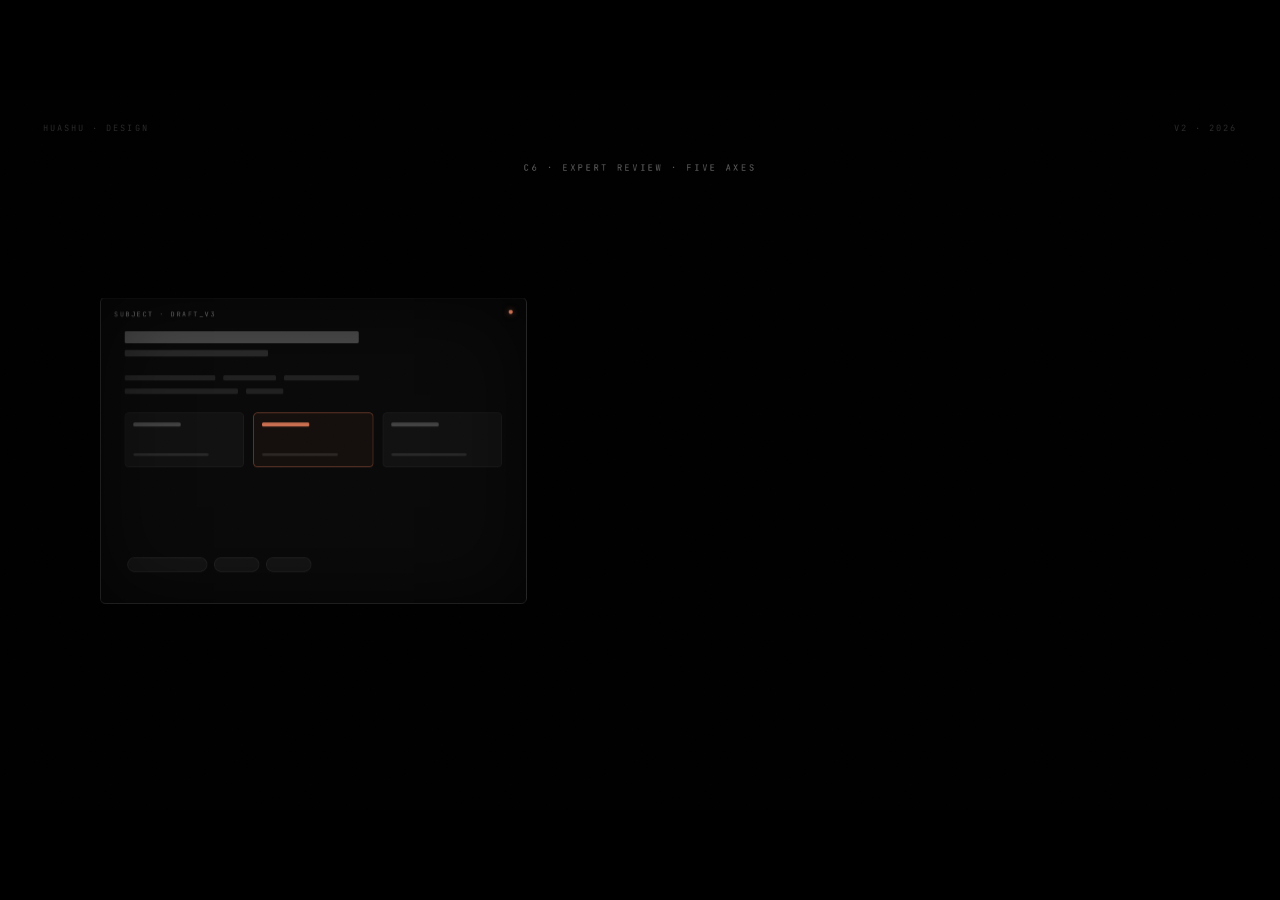
<file: huashu-design/demos/c6-expert-review-en.html>
<!doctype html>
<html lang="en">
<head>
<meta charset="utf-8" />
<title>c6 · Five Axes · One Punch List</title>
<link rel="preconnect" href="https://fonts.googleapis.com">
<link rel="preconnect" href="https://fonts.gstatic.com" crossorigin>
<link href="https://fonts.googleapis.com/css2?family=Source+Serif+4:ital,opsz,wght@0,8..60,300..700;1,8..60,300..700&family=Noto+Serif+SC:wght@200;300;400;500;600&family=Inter:wght@100;200;300;400;500;600;700;800&family=JetBrains+Mono:wght@400;500&display=swap" rel="stylesheet">
<style>
  :root {
    --bg: #000000;
    --ink: #FFFFFF;
    --ink-80: rgba(255,255,255,0.82);
    --ink-60: rgba(255,255,255,0.58);
    --muted: rgba(255,255,255,0.40);
    --dim: rgba(255,255,255,0.18);
    --hairline: rgba(255,255,255,0.12);
    --accent: #D97757;
    --accent-deep: #B85D3D;
    --cd-bg: #F5F4F0;
    --cd-panel: #FFFFFF;
    --cd-ink: #1A1918;

    --serif-zh: "Noto Serif SC", "Songti SC", serif;
    --serif-en: "Source Serif 4", "Tiempos Headline", Georgia, serif;
    --sans: "Inter", -apple-system, "PingFang SC", "HarmonyOS Sans SC", system-ui, sans-serif;
    --mono: "JetBrains Mono", "SF Mono", ui-monospace, monospace;
  }
  html, body {
    margin: 0; padding: 0;
    background: #000;
    overflow: hidden;
    font-family: var(--sans);
    color: var(--ink);
    -webkit-font-smoothing: antialiased;
  }
  * { box-sizing: border-box; }

  .stage {
    position: fixed;
    top: 50%; left: 50%;
    width: 1920px; height: 1080px;
    transform-origin: center center;
    background: var(--bg);
    overflow: hidden;
  }

  /* Film grain */
  .stage::before {
    content: '';
    position: absolute;
    inset: 0;
    background-image: url("data:image/svg+xml;utf8,<svg xmlns='http://www.w3.org/2000/svg' width='300' height='300'><filter id='n'><feTurbulence type='fractalNoise' baseFrequency='0.9' numOctaves='2'/></filter><rect width='100%25' height='100%25' filter='url(%23n)' opacity='0.5'/></svg>");
    opacity: 0.02;
    pointer-events: none;
    z-index: 100;
  }

  /* Chrome */
  .mark {
    position: absolute;
    top: 48px; left: 64px;
    font-family: var(--mono);
    font-size: 13px;
    letter-spacing: 0.2em;
    color: rgba(255,255,255,1);
    opacity: 0.16;
    pointer-events: none;
    z-index: 50;
  }
  .mark-right {
    position: absolute;
    top: 48px; right: 64px;
    font-family: var(--mono);
    font-size: 13px;
    letter-spacing: 0.2em;
    color: rgba(255,255,255,1);
    opacity: 0.16;
    pointer-events: none;
    z-index: 50;
  }

  /* Title */
  .title-line {
    position: absolute;
    top: 108px;
    left: 50%;
    transform: translateX(-50%);
    font-family: var(--mono);
    font-size: 13px;
    letter-spacing: 0.28em;
    color: var(--muted);
    text-transform: uppercase;
    opacity: 0;
    will-change: opacity, transform;
  }

  /* Main composition: camera wrapper for push-in at Beat 3 */
  .camera {
    position: absolute;
    inset: 0;
    transform-origin: 1000px 940px; /* center of Fix first-row */
    will-change: transform;
  }

  /* ============ LEFT: under-review artwork ============ */
  .subject {
    position: absolute;
    left: 150px;
    top: 310px;
    width: 640px;
    height: 460px;
    background: #0B0B0B;
    border: 1px solid var(--hairline);
    border-radius: 8px;
    overflow: hidden;
    opacity: 0;
    will-change: opacity, transform, filter;
    transform: translateY(12px);
  }
  .subject::after {
    /* subtle inner vignette */
    content: '';
    position: absolute;
    inset: 0;
    box-shadow: inset 0 0 120px rgba(0,0,0,0.6);
    pointer-events: none;
  }
  .subject-label {
    position: absolute;
    left: 20px;
    top: 18px;
    font-family: var(--mono);
    font-size: 10px;
    letter-spacing: 0.25em;
    color: var(--muted);
    z-index: 3;
  }
  .subject-dot {
    position: absolute;
    right: 20px;
    top: 18px;
    width: 6px;
    height: 6px;
    background: var(--accent);
    border-radius: 50%;
    z-index: 3;
    box-shadow: 0 0 10px rgba(217,119,87,0.6);
  }
  /* Subject wireframe: abstract design mockup */
  .subject-canvas {
    position: absolute;
    inset: 50px 36px 36px;
  }
  .wf-h1 {
    width: 62%;
    height: 18px;
    background: rgba(255,255,255,0.28);
    border-radius: 2px;
    margin-bottom: 10px;
  }
  .wf-h2 {
    width: 38%;
    height: 10px;
    background: rgba(255,255,255,0.14);
    border-radius: 2px;
    margin-bottom: 28px;
  }
  .wf-row {
    display: flex;
    gap: 12px;
    margin-bottom: 12px;
  }
  .wf-row .bar {
    height: 8px;
    background: rgba(255,255,255,0.10);
    border-radius: 2px;
  }
  .wf-grid {
    display: grid;
    grid-template-columns: 1fr 1fr 1fr;
    gap: 14px;
    margin-top: 28px;
  }
  .wf-card {
    height: 82px;
    background: rgba(255,255,255,0.04);
    border: 1px solid rgba(255,255,255,0.06);
    border-radius: 6px;
    position: relative;
  }
  .wf-card::before {
    content: '';
    position: absolute;
    left: 12px; top: 14px;
    width: 40%;
    height: 6px;
    background: rgba(255,255,255,0.22);
    border-radius: 2px;
  }
  .wf-card::after {
    content: '';
    position: absolute;
    left: 12px; bottom: 16px;
    width: 64%;
    height: 4px;
    background: rgba(255,255,255,0.10);
    border-radius: 2px;
  }
  .wf-card.accent { border-color: rgba(217,119,87,0.55); background: rgba(217,119,87,0.06); }
  .wf-card.accent::before { background: var(--accent); }
  .wf-foot {
    position: absolute;
    left: 0; right: 0;
    bottom: 0;
    height: 44px;
    display: flex;
    align-items: center;
    gap: 10px;
    padding: 0 4px;
  }
  .wf-chip {
    height: 22px;
    padding: 0 10px;
    background: rgba(255,255,255,0.05);
    border: 1px solid rgba(255,255,255,0.08);
    border-radius: 11px;
    flex: 0 0 auto;
    width: 68px;
  }
  .wf-chip.wide { width: 120px; }

  /* ============ Light sweep ============ */
  .sweep {
    position: absolute;
    left: 130px;
    top: 250px;
    width: 680px;
    height: 140px;
    background: linear-gradient(180deg,
      rgba(217,119,87,0) 0%,
      rgba(217,119,87,0.12) 20%,
      rgba(255,220,200,0.62) 50%,
      rgba(217,119,87,0.18) 80%,
      rgba(217,119,87,0) 100%);
    filter: blur(14px);
    opacity: 0;
    pointer-events: none;
    z-index: 4;
    mix-blend-mode: screen;
    will-change: opacity, transform;
  }
  .sweep-line {
    position: absolute;
    left: 150px;
    top: 310px;
    width: 640px;
    height: 1px;
    background: linear-gradient(90deg,
      transparent 0%,
      rgba(255,220,200,0.2) 10%,
      rgba(255,220,200,0.9) 50%,
      rgba(255,220,200,0.2) 90%,
      transparent 100%);
    filter: blur(0.6px);
    box-shadow: 0 0 14px rgba(217,119,87,0.8), 0 0 30px rgba(217,119,87,0.3);
    opacity: 0;
    pointer-events: none;
    z-index: 6;
    will-change: opacity, transform;
  }

  /* ============ RIGHT: radar chart ============ */
  .radar-wrap {
    position: absolute;
    right: 280px;
    top: 200px;
    width: 520px;
    height: 520px;
    opacity: 0;
    will-change: opacity, transform;
  }
  .radar-wrap svg {
    width: 100%;
    height: 100%;
    overflow: visible;
  }
  .radar-grid path {
    fill: none;
    stroke: rgba(255,255,255,0.10);
    stroke-width: 1;
  }
  .radar-spoke {
    stroke: rgba(255,255,255,0.08);
    stroke-width: 1;
  }
  .radar-poly {
    fill: rgba(217,119,87,0.16);
    stroke: var(--accent);
    stroke-width: 2;
    stroke-linejoin: round;
  }
  .radar-point {
    fill: var(--accent);
    stroke: #1A1918;
    stroke-width: 2;
  }
  .radar-label {
    font-family: var(--mono);
    font-size: 12px;
    letter-spacing: 0.2em;
    fill: var(--muted);
    text-transform: uppercase;
    opacity: 0;
  }
  .radar-label-zh {
    font-family: var(--serif-en);
    font-size: 22px;
    font-weight: 400;
    font-style: italic;
    fill: var(--ink);
    letter-spacing: 0.01em;
  }
  .radar-score {
    font-family: var(--mono);
    font-size: 13px;
    fill: var(--accent);
    letter-spacing: 0.08em;
  }

  .radar-title {
    position: absolute;
    right: 280px;
    top: 160px;
    width: 520px;
    text-align: center;
    font-family: var(--mono);
    font-size: 11px;
    letter-spacing: 0.28em;
    color: var(--muted);
    text-transform: uppercase;
    opacity: 0;
    will-change: opacity;
  }
  .radar-score-total {
    position: absolute;
    left: 150px;
    top: 170px;
    width: 640px;
    text-align: left;
    opacity: 0;
    will-change: opacity;
  }
  .radar-score-total .score-row {
    display: flex;
    align-items: baseline;
    gap: 24px;
  }
  .radar-score-total .score-label {
    font-family: var(--mono);
    font-size: 11px;
    letter-spacing: 0.28em;
    color: var(--muted);
    text-transform: uppercase;
  }
  .radar-score-total .score-num {
    font-family: var(--serif-en);
    font-size: 72px;
    font-weight: 300;
    color: var(--ink);
    letter-spacing: -0.02em;
    line-height: 1;
  }
  .radar-score-total .score-num .accent { color: var(--accent); }
  .radar-score-total .score-total {
    font-family: var(--mono);
    font-size: 11px;
    letter-spacing: 0.28em;
    color: var(--muted);
    margin-top: 8px;
    text-transform: uppercase;
  }

  /* ============ Single Fix row (Concept Card lean) ============ */
  .fix-lane {
    position: absolute;
    left: 150px;
    bottom: 120px;
    width: 1620px;
    opacity: 0;
    will-change: opacity, transform;
  }
  .fix-head {
    display: flex;
    align-items: baseline;
    gap: 14px;
    margin-bottom: 20px;
    padding-bottom: 12px;
    border-bottom: 1px solid var(--hairline);
  }
  .fix-mark {
    font-family: var(--mono);
    font-size: 13px;
    letter-spacing: 0.28em;
    color: var(--accent);
    text-transform: uppercase;
  }
  .fix-zh {
    font-family: var(--serif-en);
    font-size: 28px;
    font-weight: 400;
    font-style: italic;
    color: var(--ink);
  }
  .fix-count {
    margin-left: auto;
    font-family: var(--mono);
    font-size: 11px;
    color: var(--muted);
    letter-spacing: 0.2em;
  }

  .fix-row {
    position: relative;
    font-family: var(--sans);
    font-size: 28px;
    font-weight: 300;
    color: var(--ink);
    line-height: 1.45;
    padding: 12px 0;
    display: flex;
    gap: 20px;
    align-items: center;
  }
  .fix-row .idx {
    font-family: var(--mono);
    font-size: 12px;
    color: var(--muted);
    letter-spacing: 0.2em;
    flex: 0 0 40px;
    padding-top: 2px;
  }
  .fix-row .mono {
    font-family: var(--mono);
    font-size: 26px;
    letter-spacing: 0;
    color: var(--accent);
    font-weight: 400;
  }
  .fix-row .arrow {
    color: var(--muted);
    margin: 0 4px;
  }

  .fix-severity {
    display: inline-block;
    padding: 3px 10px;
    font-family: var(--mono);
    font-size: 11px;
    letter-spacing: 0.22em;
    color: var(--accent);
    border: 1px solid rgba(217,119,87,0.5);
    border-radius: 3px;
    margin-right: 10px;
    vertical-align: 3px;
  }
  .fix-pulse {
    position: absolute;
    inset: 4px -12px 4px -12px;
    border: 1px solid var(--accent);
    border-radius: 4px;
    opacity: 0;
    pointer-events: none;
    will-change: opacity;
    box-shadow: 0 0 24px rgba(217,119,87,0.35);
  }

  /* ============ Brand Reveal (hero-v10 signature) ============ */
  .stage-dimmer {
    position: absolute;
    inset: 0;
    background: #000000;
    opacity: 0;
    z-index: 40;
    pointer-events: none;
    will-change: opacity;
  }
  .brand-panel {
    position: absolute;
    inset: 0;
    background: #F5F4F0;
    transform: translateY(100%);
    display: flex;
    flex-direction: column;
    align-items: center;
    justify-content: center;
    z-index: 50;
    will-change: transform;
  }
  .brand-wordmark {
    font-family: var(--serif-en);
    font-size: 72px;
    font-weight: 100;
    font-variation-settings: "wght" 100;
    letter-spacing: -0.02em;
    color: #1A1918;
    text-align: center;
    line-height: 1;
    opacity: 0;
    transform: translateY(20px);
    will-change: opacity, transform, font-variation-settings, font-weight;
  }
  .brand-wordmark .accent { color: #D97757; font-weight: inherit; }
  .brand-line {
    margin-top: 60px;
    height: 2px;
    width: 0;
    background: #D97757;
    align-self: center;
    will-change: width;
  }
</style>
</head>
<body>
  <div class="stage" id="stage">
    <div class="mark">HUASHU · DESIGN</div>
    <div class="mark-right">V2 · 2026</div>

    <div class="title-line" id="titleLine">c6 · Expert Review · Five Axes</div>

    <div class="camera" id="camera">
      <!-- Subject: design under review -->
      <div class="subject" id="subject">
        <div class="subject-label">SUBJECT · DRAFT_V3</div>
        <div class="subject-dot"></div>
        <div class="subject-canvas">
          <div class="wf-h1"></div>
          <div class="wf-h2"></div>
          <div class="wf-row"><div class="bar" style="width:24%"></div><div class="bar" style="width:14%"></div><div class="bar" style="width:20%"></div></div>
          <div class="wf-row"><div class="bar" style="width:30%"></div><div class="bar" style="width:10%"></div></div>
          <div class="wf-grid">
            <div class="wf-card"></div>
            <div class="wf-card accent"></div>
            <div class="wf-card"></div>
          </div>
          <div class="wf-foot">
            <div class="wf-chip wide"></div>
            <div class="wf-chip"></div>
            <div class="wf-chip"></div>
          </div>
        </div>
      </div>

      <!-- Scanning light -->
      <div class="sweep" id="sweep"></div>
      <div class="sweep-line" id="sweepLine"></div>

      <!-- Radar chart (right) -->
      <div class="radar-title" id="radarTitle">Five-Axis Diagnosis · Radar</div>
      <div class="radar-wrap" id="radarWrap">
        <svg viewBox="-270 -270 540 540" xmlns="http://www.w3.org/2000/svg">
          <!-- Grid rings (5 levels) -->
          <g class="radar-grid" id="radarGrid"></g>
          <!-- Spokes to 5 axes -->
          <g id="radarSpokes"></g>
          <!-- Filled polygon -->
          <polygon id="radarPoly" class="radar-poly" points="" />
          <!-- Points -->
          <g id="radarPoints"></g>
          <!-- Axis labels -->
          <g id="radarLabels"></g>
        </svg>
      </div>

      <div class="radar-score-total" id="radarTotal">
        <div class="score-row">
          <div class="score-num"><span id="scoreNum">0</span><span class="accent">/50</span></div>
          <div>
            <div class="score-label">OVERALL · PASSED</div>
            <div class="score-total">WEIGHTED · 7.4</div>
          </div>
        </div>
      </div>

      <!-- Single Fix row: Concept Card lean -->
      <div class="fix-lane" id="fixLane">
        <div class="fix-head">
          <span class="fix-mark">FIX</span>
          <span class="fix-zh">Fix</span>
          <span class="fix-count">01 / 01</span>
        </div>
        <div class="fix-row">
          <span class="idx">01</span>
          <span><span class="fix-severity">⚡</span>Tracking <span class="mono">0.02</span><span class="arrow"> → </span><span class="mono">0.04em</span></span>
          <div class="fix-pulse" id="fixPulse"></div>
        </div>
      </div>
    </div>

    <!-- Brand Reveal (hero-v10 signature) -->
    <div class="stage-dimmer" id="stageDimmer"></div>
    <div class="brand-panel" id="brandPanel">
      <div class="brand-wordmark" id="brandMark">huashu<span class="accent">-</span>design</div>
      <div class="brand-line" id="brandLine"></div>
    </div>
  </div>

<script>
  // Auto-scale
  function fitStage() {
    const stage = document.getElementById('stage');
    const sx = window.innerWidth / 1920;
    const sy = window.innerHeight / 1080;
    const s = Math.min(sx, sy);
    stage.style.transform = `translate(-50%, -50%) scale(${s})`;
  }
  fitStage();
  window.addEventListener('resize', fitStage);

  // Easings
  const expoOut = t => t === 1 ? 1 : 1 - Math.pow(2, -10 * t);
  const expoIn  = t => t === 0 ? 0 : Math.pow(2, 10 * (t - 1));
  const cubicInOut = t => t < 0.5 ? 4 * t * t * t : 1 - Math.pow(-2 * t + 2, 3) / 2;
  const cubicOut = t => 1 - Math.pow(1 - t, 3);

  function lerp(t, a, b, easing) {
    if (t <= 0) return a;
    if (t >= 1) return b;
    const e = easing ? easing(t) : t;
    return a + (b - a) * e;
  }
  function seg(time, start, end) {
    if (time <= start) return 0;
    if (time >= end) return 1;
    return (time - start) / (end - start);
  }

  // ============ Build radar SVG ============
  const RADIUS = 210;
  const AXES = [
    { zh: 'Philosophy', en: 'PHILOSOPHY', score: 8 },
    { zh: 'Hierarchy',  en: 'HIERARCHY',  score: 6 },
    { zh: 'Execution',  en: 'EXECUTION',  score: 8 },
    { zh: 'Function',   en: 'FUNCTION',   score: 7 },
    { zh: 'Innovation', en: 'INNOVATION', score: 8 },
  ];
  const N = AXES.length;

  function axisPoint(i, r) {
    // Start at top (-90deg), clockwise
    const angle = -Math.PI / 2 + (2 * Math.PI * i) / N;
    return [Math.cos(angle) * r, Math.sin(angle) * r];
  }

  // Grid rings (polygons at 5 levels)
  const gridG = document.getElementById('radarGrid');
  for (let level = 1; level <= 5; level++) {
    const r = (RADIUS * level) / 5;
    const pts = [];
    for (let i = 0; i < N; i++) {
      const [x, y] = axisPoint(i, r);
      pts.push(`${x.toFixed(2)},${y.toFixed(2)}`);
    }
    const poly = document.createElementNS('http://www.w3.org/2000/svg', 'polygon');
    poly.setAttribute('points', pts.join(' '));
    poly.setAttribute('fill', 'none');
    poly.setAttribute('stroke', level === 5 ? 'rgba(255,255,255,0.18)' : 'rgba(255,255,255,0.07)');
    poly.setAttribute('stroke-width', '1');
    gridG.appendChild(poly);
  }

  // Spokes
  const spokesG = document.getElementById('radarSpokes');
  for (let i = 0; i < N; i++) {
    const [x, y] = axisPoint(i, RADIUS);
    const line = document.createElementNS('http://www.w3.org/2000/svg', 'line');
    line.setAttribute('x1', 0);
    line.setAttribute('y1', 0);
    line.setAttribute('x2', x.toFixed(2));
    line.setAttribute('y2', y.toFixed(2));
    line.setAttribute('class', 'radar-spoke');
    spokesG.appendChild(line);
  }

  // Labels (position outside). ZH sits at a base radial distance; EN stacks
  // below it with a fixed vertical offset to avoid overlap on the side axes.
  const labelsG = document.getElementById('radarLabels');
  AXES.forEach((axis, i) => {
    const angle = -Math.PI / 2 + (2 * Math.PI * i) / N;
    const dirX = Math.cos(angle);
    const dirY = Math.sin(angle);

    // text-anchor based on horizontal direction
    let anchor = 'middle';
    if (dirX > 0.3) anchor = 'start';
    else if (dirX < -0.3) anchor = 'end';

    const baseRadial = RADIUS + 36;
    const [bx, by] = axisPoint(i, baseRadial);

    // Title Case serif italic label (only one per axis in EN)
    const zhText = document.createElementNS('http://www.w3.org/2000/svg', 'text');
    zhText.setAttribute('x', bx.toFixed(2));
    zhText.setAttribute('y', by.toFixed(2));
    zhText.setAttribute('text-anchor', anchor);
    zhText.setAttribute('dominant-baseline', 'middle');
    zhText.setAttribute('class', 'radar-label-zh');
    zhText.textContent = axis.zh;
    labelsG.appendChild(zhText);
  });

  // Points (initial: center)
  const pointsG = document.getElementById('radarPoints');
  const pointEls = AXES.map((axis, i) => {
    const circle = document.createElementNS('http://www.w3.org/2000/svg', 'circle');
    circle.setAttribute('cx', 0);
    circle.setAttribute('cy', 0);
    circle.setAttribute('r', 5);
    circle.setAttribute('class', 'radar-point');
    circle.setAttribute('opacity', '0');
    pointsG.appendChild(circle);
    return circle;
  });
  const radarPoly = document.getElementById('radarPoly');

  // ============ Timeline (10s) ============
  //  Beat 1 (0-2s): title + subject enters
  //  Beat 2 (2-8s):
  //    2.0-3.8: light sweep top → bottom (1.8s)
  //    3.2-4.8: radar grid fades in + polygon + points grow from center
  //    4.8-5.2: score count up
  //    5.0-6.0: Keep col ripple in
  //    5.5-6.5: Fix col ripple in
  //    6.0-7.0: Quick Wins col ripple in
  //    7.0-8.0: hold
  //  Beat 3 (8-10s): push-in camera to fix[0] + pulse (8-9), brand reveal (8.0-10.0)

  const titleLine = document.getElementById('titleLine');
  const subject = document.getElementById('subject');
  const sweep = document.getElementById('sweep');
  const sweepLine = document.getElementById('sweepLine');
  const radarTitle = document.getElementById('radarTitle');
  const radarWrap = document.getElementById('radarWrap');
  const radarTotal = document.getElementById('radarTotal');
  const scoreNum = document.getElementById('scoreNum');
  const fixLane = document.getElementById('fixLane');
  const fixPulse = document.getElementById('fixPulse');
  const camera = document.getElementById('camera');
  const stageDimmer = document.getElementById('stageDimmer');
  const brandPanel = document.getElementById('brandPanel');
  const brandMark = document.getElementById('brandMark');
  const brandLine = document.getElementById('brandLine');

  const DURATION = 10.0;
  let startTime = null;
  let loop = true;
  if (window.__recording === true) loop = false;

  function tick(now) {
    if (startTime === null) startTime = now;
    let t = (now - startTime) / 1000;

    if (t >= DURATION) {
      if (loop) { startTime = now; t = 0; }
      else { t = DURATION; }
    }

    // Title fade in/out
    const titleIn = seg(t, 0.2, 1.2);
    const titleOut = seg(t, 7.6, 8.0);
    titleLine.style.opacity = Math.min(cubicOut(titleIn), 1 - titleOut);
    titleLine.style.transform = `translateX(-50%) translateY(${lerp(titleIn, -6, 0, cubicOut)}px)`;

    // Subject appears Beat 1
    const subjectIn = seg(t, 0.4, 1.8);
    subject.style.opacity = expoOut(subjectIn);
    subject.style.transform = `translateY(${lerp(subjectIn, 14, 0, expoOut)}px)`;

    // Subject dims after sweep completes (during Beat 2 to keep focus right)
    const subjectDim = seg(t, 4.4, 5.6);
    const dimFactor = lerp(subjectDim, 1.0, 0.38, cubicInOut);
    subject.style.filter = `saturate(${lerp(subjectDim, 1.0, 0.5, cubicInOut)}) brightness(${dimFactor})`;

    // Light sweep: 2.0-3.8 top to bottom
    const sweepProgress = seg(t, 2.0, 3.8);
    const sweepOp = (t < 2.0 || t > 4.2) ? 0 :
      (t < 2.2 ? seg(t, 2.0, 2.2) :
       t < 3.7 ? 1 :
       1 - seg(t, 3.7, 4.2));
    sweep.style.opacity = sweepOp * 0.95;
    sweepLine.style.opacity = sweepOp * 1.0;
    // Move from y=250 to y=700 (subject top 310 to bottom 770)
    const sweepY = lerp(sweepProgress, -70, 410, cubicInOut);
    sweep.style.transform = `translateY(${sweepY}px)`;
    sweepLine.style.transform = `translateY(${sweepY + 70}px)`;

    // Radar title + wrap appear 3.2
    const radarIn = seg(t, 3.2, 4.0);
    radarTitle.style.opacity = cubicOut(radarIn);
    radarWrap.style.opacity = cubicOut(radarIn);
    radarWrap.style.transform = `scale(${lerp(radarIn, 0.92, 1.0, expoOut)})`;

    // Radar grid strokes already visible once wrap fades; animate grid via stroke-dasharray trick would be overkill.
    // Instead, grow polygon + points from center (3.6-4.8)
    const polyGrow = seg(t, 3.6, 4.8);
    const polyT = expoOut(polyGrow);
    const polyPts = [];
    AXES.forEach((axis, i) => {
      const targetR = (axis.score / 10) * RADIUS;
      const r = targetR * polyT;
      const [x, y] = axisPoint(i, r);
      polyPts.push(`${x.toFixed(2)},${y.toFixed(2)}`);
      const pt = pointEls[i];
      pt.setAttribute('cx', x.toFixed(2));
      pt.setAttribute('cy', y.toFixed(2));
      pt.setAttribute('opacity', polyT.toFixed(2));
    });
    radarPoly.setAttribute('points', polyPts.join(' '));

    // EN labels fade in slightly later
    const enLabelIn = seg(t, 4.2, 4.8);
    document.querySelectorAll('[data-type="en-label"]').forEach(el => {
      el.setAttribute('opacity', cubicOut(enLabelIn).toFixed(2));
    });

    // Score count up 4.6-5.4, target total = 37
    const scoreT = seg(t, 4.6, 5.4);
    const total = AXES.reduce((s, a) => s + a.score, 0); // 37
    const shown = Math.round(lerp(scoreT, 0, total, cubicOut));
    scoreNum.textContent = shown;
    radarTotal.style.opacity = cubicOut(seg(t, 4.4, 5.0));

    // Fix lane ripple in (5.3-6.1)
    const fixRip = seg(t, 5.3, 6.1);
    fixLane.style.opacity = expoOut(fixRip);
    fixLane.style.transform = `translateY(${lerp(fixRip, 24, 0, expoOut)}px)`;

    // Beat 3: Push-in camera to Fix row + pulse (7.4-8.0)
    const pushT = seg(t, 7.4, 8.0);
    const scale = lerp(pushT, 1.0, 1.18, cubicInOut);
    camera.style.transform = `scale(${scale})`;

    // Fix pulse border: blink 2 times between 7.6-8.0
    const pulseOp = t < 7.6 ? 0 :
      t < 8.0 ? (0.4 + 0.6 * Math.abs(Math.sin((t - 7.6) * Math.PI * 2.4))) :
      0;
    fixPulse.style.opacity = pulseOp;

    // ============ Brand Reveal (hero-v10 signature, aligned) ============
    // [T-2.0 → T-1.7s] i.e. 8.0-8.3: scene fade to black (0.3s)
    const soK = seg(t, 8.0, 8.3);
    stageDimmer.style.opacity = cubicOut(soK);
    const sceneFade = seg(t, 8.0, 8.3);
    camera.style.opacity = 1 - cubicOut(sceneFade);

    // [T-1.7 → T-1.3s] i.e. 8.3-8.7: cream panel slides from bottom (0.4s, expoOut)
    const panelT = seg(t, 8.3, 8.7);
    const panelY = lerp(panelT, 100, 0, expoOut);
    brandPanel.style.transform = `translateY(${panelY}%)`;

    // [T-1.3 → T-0.7s] i.e. 8.7-9.3: wordmark wght 100→500 + y 20→0 + opacity 0→1 (0.6s)
    const markT = seg(t, 8.7, 9.3);
    const markE = expoOut(markT);
    const wght = 100 + (500 - 100) * markE;
    brandMark.style.opacity = markE;
    brandMark.style.transform = `translateY(${20 * (1 - markE)}px)`;
    brandMark.style.fontWeight = Math.round(wght);
    brandMark.style.fontVariationSettings = `"wght" ${wght.toFixed(0)}`;

    // [T-0.7 → T-0.3s] i.e. 9.3-9.7: orange line width 0→280 (0.4s, cubicOut)
    const lineT = seg(t, 9.3, 9.7);
    brandLine.style.width = `${lerp(lineT, 0, 280, cubicOut)}px`;

    // [T-0.3 → T] hold

    if (!window.__ready) window.__ready = true;

    if (loop || t < DURATION) requestAnimationFrame(tick);
  }

  (document.fonts && document.fonts.ready ? document.fonts.ready : Promise.resolve())
    .then(() => requestAnimationFrame(tick));
</script>
</body>
</html>
</file>
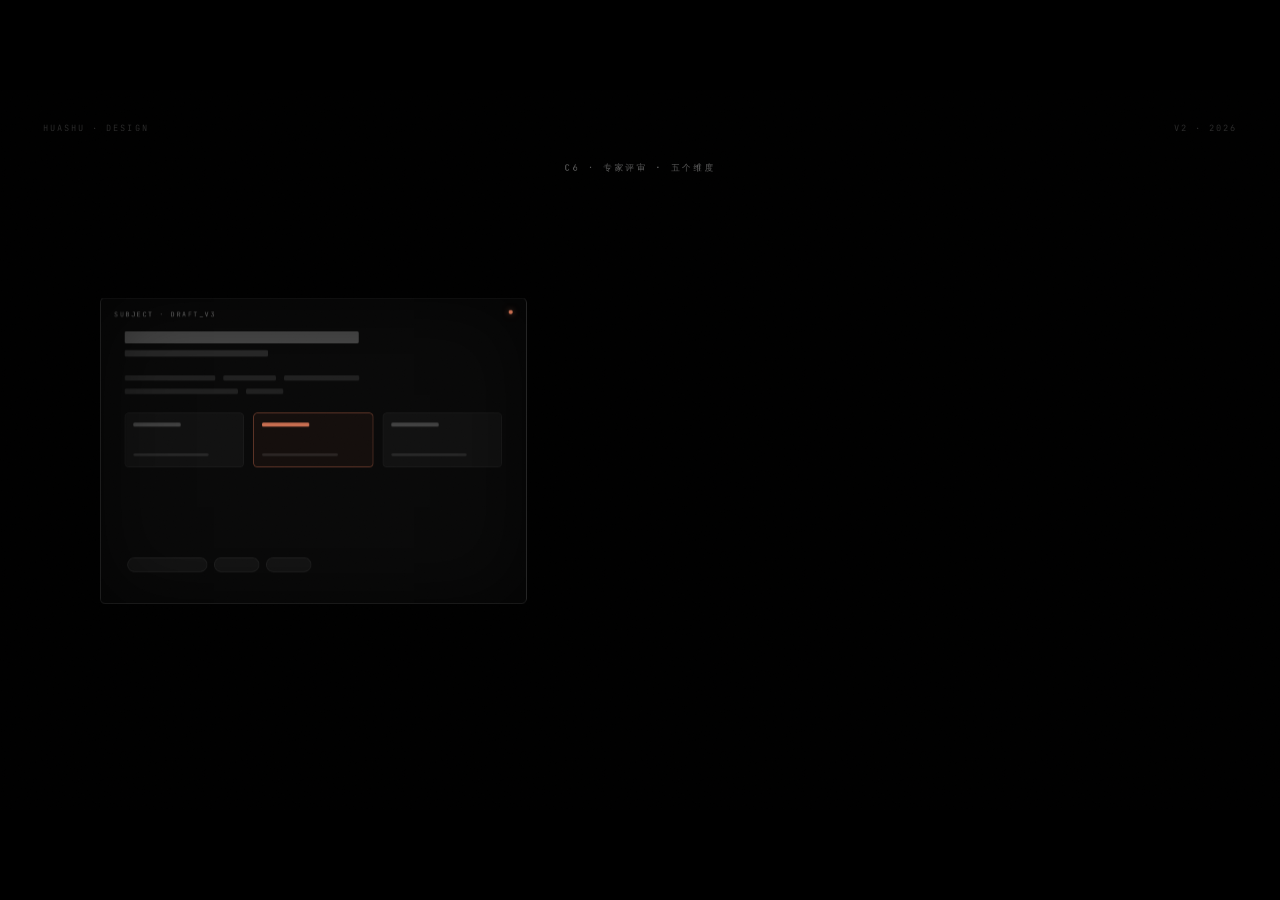
<file: huashu-design/demos/c6-expert-review.html>
<!doctype html>
<html lang="zh-Hans">
<head>
<meta charset="utf-8" />
<title>c6 · 五个维度，给你一份手术单</title>
<link rel="preconnect" href="https://fonts.googleapis.com">
<link rel="preconnect" href="https://fonts.gstatic.com" crossorigin>
<link href="https://fonts.googleapis.com/css2?family=Source+Serif+4:ital,opsz,wght@0,8..60,300..700;1,8..60,300..700&family=Noto+Serif+SC:wght@200;300;400;500;600&family=Inter:wght@100;200;300;400;500;600;700;800&family=JetBrains+Mono:wght@400;500&display=swap" rel="stylesheet">
<style>
  :root {
    --bg: #000000;
    --ink: #FFFFFF;
    --ink-80: rgba(255,255,255,0.82);
    --ink-60: rgba(255,255,255,0.58);
    --muted: rgba(255,255,255,0.40);
    --dim: rgba(255,255,255,0.18);
    --hairline: rgba(255,255,255,0.12);
    --accent: #D97757;
    --accent-deep: #B85D3D;
    --cd-bg: #F5F4F0;
    --cd-panel: #FFFFFF;
    --cd-ink: #1A1918;

    --serif-zh: "Noto Serif SC", "Songti SC", serif;
    --serif-en: "Source Serif 4", "Tiempos Headline", Georgia, serif;
    --sans: "Inter", -apple-system, "PingFang SC", "HarmonyOS Sans SC", system-ui, sans-serif;
    --mono: "JetBrains Mono", "SF Mono", ui-monospace, monospace;
  }
  html, body {
    margin: 0; padding: 0;
    background: #000;
    overflow: hidden;
    font-family: var(--sans);
    color: var(--ink);
    -webkit-font-smoothing: antialiased;
  }
  * { box-sizing: border-box; }

  .stage {
    position: fixed;
    top: 50%; left: 50%;
    width: 1920px; height: 1080px;
    transform-origin: center center;
    background: var(--bg);
    overflow: hidden;
  }

  /* Film grain */
  .stage::before {
    content: '';
    position: absolute;
    inset: 0;
    background-image: url("data:image/svg+xml;utf8,<svg xmlns='http://www.w3.org/2000/svg' width='300' height='300'><filter id='n'><feTurbulence type='fractalNoise' baseFrequency='0.9' numOctaves='2'/></filter><rect width='100%25' height='100%25' filter='url(%23n)' opacity='0.5'/></svg>");
    opacity: 0.02;
    pointer-events: none;
    z-index: 100;
  }

  /* Chrome */
  .mark {
    position: absolute;
    top: 48px; left: 64px;
    font-family: var(--mono);
    font-size: 13px;
    letter-spacing: 0.2em;
    color: rgba(255,255,255,1);
    opacity: 0.16;
    pointer-events: none;
    z-index: 50;
  }
  .mark-right {
    position: absolute;
    top: 48px; right: 64px;
    font-family: var(--mono);
    font-size: 13px;
    letter-spacing: 0.2em;
    color: rgba(255,255,255,1);
    opacity: 0.16;
    pointer-events: none;
    z-index: 50;
  }

  /* Title */
  .title-line {
    position: absolute;
    top: 108px;
    left: 50%;
    transform: translateX(-50%);
    font-family: var(--mono);
    font-size: 13px;
    letter-spacing: 0.28em;
    color: var(--muted);
    text-transform: uppercase;
    opacity: 0;
    will-change: opacity, transform;
  }

  /* Main composition: camera wrapper for push-in at Beat 3 */
  .camera {
    position: absolute;
    inset: 0;
    transform-origin: 1000px 940px; /* center of Fix first-row */
    will-change: transform;
  }

  /* ============ LEFT: under-review artwork ============ */
  .subject {
    position: absolute;
    left: 150px;
    top: 310px;
    width: 640px;
    height: 460px;
    background: #0B0B0B;
    border: 1px solid var(--hairline);
    border-radius: 8px;
    overflow: hidden;
    opacity: 0;
    will-change: opacity, transform, filter;
    transform: translateY(12px);
  }
  .subject::after {
    /* subtle inner vignette */
    content: '';
    position: absolute;
    inset: 0;
    box-shadow: inset 0 0 120px rgba(0,0,0,0.6);
    pointer-events: none;
  }
  .subject-label {
    position: absolute;
    left: 20px;
    top: 18px;
    font-family: var(--mono);
    font-size: 10px;
    letter-spacing: 0.25em;
    color: var(--muted);
    z-index: 3;
  }
  .subject-dot {
    position: absolute;
    right: 20px;
    top: 18px;
    width: 6px;
    height: 6px;
    background: var(--accent);
    border-radius: 50%;
    z-index: 3;
    box-shadow: 0 0 10px rgba(217,119,87,0.6);
  }
  /* Subject wireframe: abstract design mockup */
  .subject-canvas {
    position: absolute;
    inset: 50px 36px 36px;
  }
  .wf-h1 {
    width: 62%;
    height: 18px;
    background: rgba(255,255,255,0.28);
    border-radius: 2px;
    margin-bottom: 10px;
  }
  .wf-h2 {
    width: 38%;
    height: 10px;
    background: rgba(255,255,255,0.14);
    border-radius: 2px;
    margin-bottom: 28px;
  }
  .wf-row {
    display: flex;
    gap: 12px;
    margin-bottom: 12px;
  }
  .wf-row .bar {
    height: 8px;
    background: rgba(255,255,255,0.10);
    border-radius: 2px;
  }
  .wf-grid {
    display: grid;
    grid-template-columns: 1fr 1fr 1fr;
    gap: 14px;
    margin-top: 28px;
  }
  .wf-card {
    height: 82px;
    background: rgba(255,255,255,0.04);
    border: 1px solid rgba(255,255,255,0.06);
    border-radius: 6px;
    position: relative;
  }
  .wf-card::before {
    content: '';
    position: absolute;
    left: 12px; top: 14px;
    width: 40%;
    height: 6px;
    background: rgba(255,255,255,0.22);
    border-radius: 2px;
  }
  .wf-card::after {
    content: '';
    position: absolute;
    left: 12px; bottom: 16px;
    width: 64%;
    height: 4px;
    background: rgba(255,255,255,0.10);
    border-radius: 2px;
  }
  .wf-card.accent { border-color: rgba(217,119,87,0.55); background: rgba(217,119,87,0.06); }
  .wf-card.accent::before { background: var(--accent); }
  .wf-foot {
    position: absolute;
    left: 0; right: 0;
    bottom: 0;
    height: 44px;
    display: flex;
    align-items: center;
    gap: 10px;
    padding: 0 4px;
  }
  .wf-chip {
    height: 22px;
    padding: 0 10px;
    background: rgba(255,255,255,0.05);
    border: 1px solid rgba(255,255,255,0.08);
    border-radius: 11px;
    flex: 0 0 auto;
    width: 68px;
  }
  .wf-chip.wide { width: 120px; }

  /* ============ Light sweep ============ */
  .sweep {
    position: absolute;
    left: 130px;
    top: 250px;
    width: 680px;
    height: 140px;
    background: linear-gradient(180deg,
      rgba(217,119,87,0) 0%,
      rgba(217,119,87,0.12) 20%,
      rgba(255,220,200,0.62) 50%,
      rgba(217,119,87,0.18) 80%,
      rgba(217,119,87,0) 100%);
    filter: blur(14px);
    opacity: 0;
    pointer-events: none;
    z-index: 4;
    mix-blend-mode: screen;
    will-change: opacity, transform;
  }
  .sweep-line {
    position: absolute;
    left: 150px;
    top: 310px;
    width: 640px;
    height: 1px;
    background: linear-gradient(90deg,
      transparent 0%,
      rgba(255,220,200,0.2) 10%,
      rgba(255,220,200,0.9) 50%,
      rgba(255,220,200,0.2) 90%,
      transparent 100%);
    filter: blur(0.6px);
    box-shadow: 0 0 14px rgba(217,119,87,0.8), 0 0 30px rgba(217,119,87,0.3);
    opacity: 0;
    pointer-events: none;
    z-index: 6;
    will-change: opacity, transform;
  }

  /* ============ RIGHT: radar chart ============ */
  .radar-wrap {
    position: absolute;
    right: 280px;
    top: 200px;
    width: 520px;
    height: 520px;
    opacity: 0;
    will-change: opacity, transform;
  }
  .radar-wrap svg {
    width: 100%;
    height: 100%;
    overflow: visible;
  }
  .radar-grid path {
    fill: none;
    stroke: rgba(255,255,255,0.10);
    stroke-width: 1;
  }
  .radar-spoke {
    stroke: rgba(255,255,255,0.08);
    stroke-width: 1;
  }
  .radar-poly {
    fill: rgba(217,119,87,0.16);
    stroke: var(--accent);
    stroke-width: 2;
    stroke-linejoin: round;
  }
  .radar-point {
    fill: var(--accent);
    stroke: #1A1918;
    stroke-width: 2;
  }
  .radar-label {
    font-family: var(--mono);
    font-size: 12px;
    letter-spacing: 0.2em;
    fill: var(--ink-80);
    text-transform: uppercase;
  }
  .radar-label-zh {
    font-family: var(--serif-zh);
    font-size: 22px;
    font-weight: 300;
    fill: var(--ink);
    letter-spacing: 0.05em;
  }
  .radar-score {
    font-family: var(--mono);
    font-size: 13px;
    fill: var(--accent);
    letter-spacing: 0.08em;
  }

  .radar-title {
    position: absolute;
    right: 280px;
    top: 160px;
    width: 520px;
    text-align: center;
    font-family: var(--mono);
    font-size: 11px;
    letter-spacing: 0.28em;
    color: var(--muted);
    text-transform: uppercase;
    opacity: 0;
    will-change: opacity;
  }
  .radar-score-total {
    position: absolute;
    left: 150px;
    top: 170px;
    width: 640px;
    text-align: left;
    opacity: 0;
    will-change: opacity;
  }
  .radar-score-total .score-row {
    display: flex;
    align-items: baseline;
    gap: 24px;
  }
  .radar-score-total .score-label {
    font-family: var(--mono);
    font-size: 11px;
    letter-spacing: 0.28em;
    color: var(--muted);
    text-transform: uppercase;
  }
  .radar-score-total .score-num {
    font-family: var(--serif-en);
    font-size: 72px;
    font-weight: 300;
    color: var(--ink);
    letter-spacing: -0.02em;
    line-height: 1;
  }
  .radar-score-total .score-num .accent { color: var(--accent); }
  .radar-score-total .score-total {
    font-family: var(--mono);
    font-size: 11px;
    letter-spacing: 0.28em;
    color: var(--muted);
    margin-top: 8px;
    text-transform: uppercase;
  }

  /* ============ Single Fix row (Concept Card lean) ============ */
  .fix-lane {
    position: absolute;
    left: 150px;
    bottom: 120px;
    width: 1620px;
    opacity: 0;
    will-change: opacity, transform;
  }
  .fix-head {
    display: flex;
    align-items: baseline;
    gap: 14px;
    margin-bottom: 20px;
    padding-bottom: 12px;
    border-bottom: 1px solid var(--hairline);
  }
  .fix-mark {
    font-family: var(--mono);
    font-size: 13px;
    letter-spacing: 0.28em;
    color: var(--accent);
    text-transform: uppercase;
  }
  .fix-zh {
    font-family: var(--serif-zh);
    font-size: 28px;
    font-weight: 400;
    color: var(--ink);
  }
  .fix-count {
    margin-left: auto;
    font-family: var(--mono);
    font-size: 11px;
    color: var(--muted);
    letter-spacing: 0.2em;
  }

  .fix-row {
    position: relative;
    font-family: var(--sans);
    font-size: 28px;
    font-weight: 300;
    color: var(--ink);
    line-height: 1.45;
    padding: 12px 0;
    display: flex;
    gap: 20px;
    align-items: center;
  }
  .fix-row .idx {
    font-family: var(--mono);
    font-size: 12px;
    color: var(--muted);
    letter-spacing: 0.2em;
    flex: 0 0 40px;
    padding-top: 2px;
  }
  .fix-row .mono {
    font-family: var(--mono);
    font-size: 26px;
    letter-spacing: 0;
    color: var(--accent);
    font-weight: 400;
  }
  .fix-row .arrow {
    color: var(--muted);
    margin: 0 4px;
  }

  .fix-severity {
    display: inline-block;
    padding: 3px 10px;
    font-family: var(--mono);
    font-size: 11px;
    letter-spacing: 0.22em;
    color: var(--accent);
    border: 1px solid rgba(217,119,87,0.5);
    border-radius: 3px;
    margin-right: 10px;
    vertical-align: 3px;
  }
  .fix-pulse {
    position: absolute;
    inset: 4px -12px 4px -12px;
    border: 1px solid var(--accent);
    border-radius: 4px;
    opacity: 0;
    pointer-events: none;
    will-change: opacity;
    box-shadow: 0 0 24px rgba(217,119,87,0.35);
  }

  /* ============ Brand Reveal (hero-v10 signature) ============ */
  .stage-dimmer {
    position: absolute;
    inset: 0;
    background: #000000;
    opacity: 0;
    z-index: 40;
    pointer-events: none;
    will-change: opacity;
  }
  .brand-panel {
    position: absolute;
    inset: 0;
    background: #F5F4F0;
    transform: translateY(100%);
    display: flex;
    flex-direction: column;
    align-items: center;
    justify-content: center;
    z-index: 50;
    will-change: transform;
  }
  .brand-wordmark {
    font-family: var(--serif-en);
    font-size: 72px;
    font-weight: 100;
    font-variation-settings: "wght" 100;
    letter-spacing: -0.02em;
    color: #1A1918;
    text-align: center;
    line-height: 1;
    opacity: 0;
    transform: translateY(20px);
    will-change: opacity, transform, font-variation-settings, font-weight;
  }
  .brand-wordmark .accent { color: #D97757; font-weight: inherit; }
  .brand-line {
    margin-top: 60px;
    height: 2px;
    width: 0;
    background: #D97757;
    align-self: center;
    will-change: width;
  }
</style>
</head>
<body>
  <div class="stage" id="stage">
    <div class="mark">HUASHU · DESIGN</div>
    <div class="mark-right">V2 · 2026</div>

    <div class="title-line" id="titleLine">c6 · 专家评审 · 五个维度</div>

    <div class="camera" id="camera">
      <!-- Subject: design under review -->
      <div class="subject" id="subject">
        <div class="subject-label">SUBJECT · DRAFT_V3</div>
        <div class="subject-dot"></div>
        <div class="subject-canvas">
          <div class="wf-h1"></div>
          <div class="wf-h2"></div>
          <div class="wf-row"><div class="bar" style="width:24%"></div><div class="bar" style="width:14%"></div><div class="bar" style="width:20%"></div></div>
          <div class="wf-row"><div class="bar" style="width:30%"></div><div class="bar" style="width:10%"></div></div>
          <div class="wf-grid">
            <div class="wf-card"></div>
            <div class="wf-card accent"></div>
            <div class="wf-card"></div>
          </div>
          <div class="wf-foot">
            <div class="wf-chip wide"></div>
            <div class="wf-chip"></div>
            <div class="wf-chip"></div>
          </div>
        </div>
      </div>

      <!-- Scanning light -->
      <div class="sweep" id="sweep"></div>
      <div class="sweep-line" id="sweepLine"></div>

      <!-- Radar chart (right) -->
      <div class="radar-title" id="radarTitle">五维诊断 · RADAR</div>
      <div class="radar-wrap" id="radarWrap">
        <svg viewBox="-270 -270 540 540" xmlns="http://www.w3.org/2000/svg">
          <!-- Grid rings (5 levels) -->
          <g class="radar-grid" id="radarGrid"></g>
          <!-- Spokes to 5 axes -->
          <g id="radarSpokes"></g>
          <!-- Filled polygon -->
          <polygon id="radarPoly" class="radar-poly" points="" />
          <!-- Points -->
          <g id="radarPoints"></g>
          <!-- Axis labels -->
          <g id="radarLabels"></g>
        </svg>
      </div>

      <div class="radar-score-total" id="radarTotal">
        <div class="score-row">
          <div class="score-num"><span id="scoreNum">0</span><span class="accent">/50</span></div>
          <div>
            <div class="score-label">总评 · PASSED</div>
            <div class="score-total">五维加权 · 7.4</div>
          </div>
        </div>
      </div>

      <!-- Single Fix row: Concept Card lean -->
      <div class="fix-lane" id="fixLane">
        <div class="fix-head">
          <span class="fix-mark">FIX</span>
          <span class="fix-zh">修复</span>
          <span class="fix-count">01 / 01</span>
        </div>
        <div class="fix-row">
          <span class="idx">01</span>
          <span><span class="fix-severity">⚡</span>字距 <span class="mono">0.02em</span><span class="arrow"> → </span><span class="mono">0.04em</span></span>
          <div class="fix-pulse" id="fixPulse"></div>
        </div>
      </div>
    </div>

    <!-- Brand Reveal (hero-v10 signature) -->
    <div class="stage-dimmer" id="stageDimmer"></div>
    <div class="brand-panel" id="brandPanel">
      <div class="brand-wordmark" id="brandMark">huashu<span class="accent">-</span>design</div>
      <div class="brand-line" id="brandLine"></div>
    </div>
  </div>

<script>
  // Auto-scale
  function fitStage() {
    const stage = document.getElementById('stage');
    const sx = window.innerWidth / 1920;
    const sy = window.innerHeight / 1080;
    const s = Math.min(sx, sy);
    stage.style.transform = `translate(-50%, -50%) scale(${s})`;
  }
  fitStage();
  window.addEventListener('resize', fitStage);

  // Easings
  const expoOut = t => t === 1 ? 1 : 1 - Math.pow(2, -10 * t);
  const expoIn  = t => t === 0 ? 0 : Math.pow(2, 10 * (t - 1));
  const cubicInOut = t => t < 0.5 ? 4 * t * t * t : 1 - Math.pow(-2 * t + 2, 3) / 2;
  const cubicOut = t => 1 - Math.pow(1 - t, 3);

  function lerp(t, a, b, easing) {
    if (t <= 0) return a;
    if (t >= 1) return b;
    const e = easing ? easing(t) : t;
    return a + (b - a) * e;
  }
  function seg(time, start, end) {
    if (time <= start) return 0;
    if (time >= end) return 1;
    return (time - start) / (end - start);
  }

  // ============ Build radar SVG ============
  const RADIUS = 210;
  const AXES = [
    { zh: '哲学', en: 'PHILOSOPHY', score: 8 },
    { zh: '层级', en: 'HIERARCHY',  score: 6 },
    { zh: '执行', en: 'EXECUTION',  score: 8 },
    { zh: '功能', en: 'FUNCTION',   score: 7 },
    { zh: '创新', en: 'INNOVATION', score: 8 },
  ];
  const N = AXES.length;

  function axisPoint(i, r) {
    // Start at top (-90deg), clockwise
    const angle = -Math.PI / 2 + (2 * Math.PI * i) / N;
    return [Math.cos(angle) * r, Math.sin(angle) * r];
  }

  // Grid rings (polygons at 5 levels)
  const gridG = document.getElementById('radarGrid');
  for (let level = 1; level <= 5; level++) {
    const r = (RADIUS * level) / 5;
    const pts = [];
    for (let i = 0; i < N; i++) {
      const [x, y] = axisPoint(i, r);
      pts.push(`${x.toFixed(2)},${y.toFixed(2)}`);
    }
    const poly = document.createElementNS('http://www.w3.org/2000/svg', 'polygon');
    poly.setAttribute('points', pts.join(' '));
    poly.setAttribute('fill', 'none');
    poly.setAttribute('stroke', level === 5 ? 'rgba(255,255,255,0.18)' : 'rgba(255,255,255,0.07)');
    poly.setAttribute('stroke-width', '1');
    gridG.appendChild(poly);
  }

  // Spokes
  const spokesG = document.getElementById('radarSpokes');
  for (let i = 0; i < N; i++) {
    const [x, y] = axisPoint(i, RADIUS);
    const line = document.createElementNS('http://www.w3.org/2000/svg', 'line');
    line.setAttribute('x1', 0);
    line.setAttribute('y1', 0);
    line.setAttribute('x2', x.toFixed(2));
    line.setAttribute('y2', y.toFixed(2));
    line.setAttribute('class', 'radar-spoke');
    spokesG.appendChild(line);
  }

  // Labels (position outside). ZH sits at a base radial distance; EN stacks
  // below it with a fixed vertical offset to avoid overlap on the side axes.
  const labelsG = document.getElementById('radarLabels');
  AXES.forEach((axis, i) => {
    const angle = -Math.PI / 2 + (2 * Math.PI * i) / N;
    const dirX = Math.cos(angle);
    const dirY = Math.sin(angle);

    // text-anchor based on horizontal direction
    let anchor = 'middle';
    if (dirX > 0.3) anchor = 'start';
    else if (dirX < -0.3) anchor = 'end';

    const baseRadial = RADIUS + 36;
    const [bx, by] = axisPoint(i, baseRadial);

    // ZH label
    const zhText = document.createElementNS('http://www.w3.org/2000/svg', 'text');
    zhText.setAttribute('x', bx.toFixed(2));
    zhText.setAttribute('y', by.toFixed(2));
    zhText.setAttribute('text-anchor', anchor);
    zhText.setAttribute('dominant-baseline', 'middle');
    zhText.setAttribute('class', 'radar-label-zh');
    zhText.textContent = axis.zh;
    labelsG.appendChild(zhText);

    // EN label stacks vertically below ZH (always +22px in y)
    const enText = document.createElementNS('http://www.w3.org/2000/svg', 'text');
    enText.setAttribute('x', bx.toFixed(2));
    enText.setAttribute('y', (by + 22).toFixed(2));
    enText.setAttribute('text-anchor', anchor);
    enText.setAttribute('dominant-baseline', 'middle');
    enText.setAttribute('class', 'radar-label');
    enText.textContent = axis.en;
    enText.setAttribute('opacity', '0');
    enText.setAttribute('data-type', 'en-label');
    labelsG.appendChild(enText);
  });

  // Points (initial: center)
  const pointsG = document.getElementById('radarPoints');
  const pointEls = AXES.map((axis, i) => {
    const circle = document.createElementNS('http://www.w3.org/2000/svg', 'circle');
    circle.setAttribute('cx', 0);
    circle.setAttribute('cy', 0);
    circle.setAttribute('r', 5);
    circle.setAttribute('class', 'radar-point');
    circle.setAttribute('opacity', '0');
    pointsG.appendChild(circle);
    return circle;
  });
  const radarPoly = document.getElementById('radarPoly');

  // ============ Timeline (10s) ============
  //  Beat 1 (0-2s): title + subject enters
  //  Beat 2 (2-8s):
  //    2.0-3.8: light sweep top → bottom (1.8s)
  //    3.2-4.8: radar grid fades in + polygon + points grow from center
  //    4.8-5.2: score count up
  //    5.0-6.0: Keep col ripple in
  //    5.5-6.5: Fix col ripple in
  //    6.0-7.0: Quick Wins col ripple in
  //    7.0-8.0: hold
  //  Beat 3 (8-10s): push-in camera to fix[0] + pulse (8-9), brand reveal (8.0-10.0)

  const titleLine = document.getElementById('titleLine');
  const subject = document.getElementById('subject');
  const sweep = document.getElementById('sweep');
  const sweepLine = document.getElementById('sweepLine');
  const radarTitle = document.getElementById('radarTitle');
  const radarWrap = document.getElementById('radarWrap');
  const radarTotal = document.getElementById('radarTotal');
  const scoreNum = document.getElementById('scoreNum');
  const fixLane = document.getElementById('fixLane');
  const fixPulse = document.getElementById('fixPulse');
  const camera = document.getElementById('camera');
  const stageDimmer = document.getElementById('stageDimmer');
  const brandPanel = document.getElementById('brandPanel');
  const brandMark = document.getElementById('brandMark');
  const brandLine = document.getElementById('brandLine');

  const DURATION = 10.0;
  let startTime = null;
  let loop = true;
  if (window.__recording === true) loop = false;

  function tick(now) {
    if (startTime === null) startTime = now;
    let t = (now - startTime) / 1000;

    if (t >= DURATION) {
      if (loop) { startTime = now; t = 0; }
      else { t = DURATION; }
    }

    // Title fade in/out
    const titleIn = seg(t, 0.2, 1.2);
    const titleOut = seg(t, 7.6, 8.0);
    titleLine.style.opacity = Math.min(cubicOut(titleIn), 1 - titleOut);
    titleLine.style.transform = `translateX(-50%) translateY(${lerp(titleIn, -6, 0, cubicOut)}px)`;

    // Subject appears Beat 1
    const subjectIn = seg(t, 0.4, 1.8);
    subject.style.opacity = expoOut(subjectIn);
    subject.style.transform = `translateY(${lerp(subjectIn, 14, 0, expoOut)}px)`;

    // Subject dims after sweep completes (during Beat 2 to keep focus right)
    const subjectDim = seg(t, 4.4, 5.6);
    const dimFactor = lerp(subjectDim, 1.0, 0.38, cubicInOut);
    subject.style.filter = `saturate(${lerp(subjectDim, 1.0, 0.5, cubicInOut)}) brightness(${dimFactor})`;

    // Light sweep: 2.0-3.8 top to bottom
    const sweepProgress = seg(t, 2.0, 3.8);
    const sweepOp = (t < 2.0 || t > 4.2) ? 0 :
      (t < 2.2 ? seg(t, 2.0, 2.2) :
       t < 3.7 ? 1 :
       1 - seg(t, 3.7, 4.2));
    sweep.style.opacity = sweepOp * 0.95;
    sweepLine.style.opacity = sweepOp * 1.0;
    // Move from y=250 to y=700 (subject top 310 to bottom 770)
    const sweepY = lerp(sweepProgress, -70, 410, cubicInOut);
    sweep.style.transform = `translateY(${sweepY}px)`;
    sweepLine.style.transform = `translateY(${sweepY + 70}px)`;

    // Radar title + wrap appear 3.2
    const radarIn = seg(t, 3.2, 4.0);
    radarTitle.style.opacity = cubicOut(radarIn);
    radarWrap.style.opacity = cubicOut(radarIn);
    radarWrap.style.transform = `scale(${lerp(radarIn, 0.92, 1.0, expoOut)})`;

    // Radar grid strokes already visible once wrap fades; animate grid via stroke-dasharray trick would be overkill.
    // Instead, grow polygon + points from center (3.6-4.8)
    const polyGrow = seg(t, 3.6, 4.8);
    const polyT = expoOut(polyGrow);
    const polyPts = [];
    AXES.forEach((axis, i) => {
      const targetR = (axis.score / 10) * RADIUS;
      const r = targetR * polyT;
      const [x, y] = axisPoint(i, r);
      polyPts.push(`${x.toFixed(2)},${y.toFixed(2)}`);
      const pt = pointEls[i];
      pt.setAttribute('cx', x.toFixed(2));
      pt.setAttribute('cy', y.toFixed(2));
      pt.setAttribute('opacity', polyT.toFixed(2));
    });
    radarPoly.setAttribute('points', polyPts.join(' '));

    // EN labels fade in slightly later
    const enLabelIn = seg(t, 4.2, 4.8);
    document.querySelectorAll('[data-type="en-label"]').forEach(el => {
      el.setAttribute('opacity', cubicOut(enLabelIn).toFixed(2));
    });

    // Score count up 4.6-5.4, target total = 37
    const scoreT = seg(t, 4.6, 5.4);
    const total = AXES.reduce((s, a) => s + a.score, 0); // 37
    const shown = Math.round(lerp(scoreT, 0, total, cubicOut));
    scoreNum.textContent = shown;
    radarTotal.style.opacity = cubicOut(seg(t, 4.4, 5.0));

    // Fix lane ripple in (5.3-6.1)
    const fixRip = seg(t, 5.3, 6.1);
    fixLane.style.opacity = expoOut(fixRip);
    fixLane.style.transform = `translateY(${lerp(fixRip, 24, 0, expoOut)}px)`;

    // Beat 3: Push-in camera to Fix row + pulse (7.4-8.0)
    const pushT = seg(t, 7.4, 8.0);
    const scale = lerp(pushT, 1.0, 1.18, cubicInOut);
    camera.style.transform = `scale(${scale})`;

    // Fix pulse border: blink 2 times between 7.6-8.0
    const pulseOp = t < 7.6 ? 0 :
      t < 8.0 ? (0.4 + 0.6 * Math.abs(Math.sin((t - 7.6) * Math.PI * 2.4))) :
      0;
    fixPulse.style.opacity = pulseOp;

    // ============ Brand Reveal (hero-v10 signature, aligned) ============
    // [T-2.0 → T-1.7s] i.e. 8.0-8.3: scene fade to black (0.3s)
    const soK = seg(t, 8.0, 8.3);
    stageDimmer.style.opacity = cubicOut(soK);
    const sceneFade = seg(t, 8.0, 8.3);
    camera.style.opacity = 1 - cubicOut(sceneFade);

    // [T-1.7 → T-1.3s] i.e. 8.3-8.7: cream panel slides from bottom (0.4s, expoOut)
    const panelT = seg(t, 8.3, 8.7);
    const panelY = lerp(panelT, 100, 0, expoOut);
    brandPanel.style.transform = `translateY(${panelY}%)`;

    // [T-1.3 → T-0.7s] i.e. 8.7-9.3: wordmark wght 100→500 + y 20→0 + opacity 0→1 (0.6s)
    const markT = seg(t, 8.7, 9.3);
    const markE = expoOut(markT);
    const wght = 100 + (500 - 100) * markE;
    brandMark.style.opacity = markE;
    brandMark.style.transform = `translateY(${20 * (1 - markE)}px)`;
    brandMark.style.fontWeight = Math.round(wght);
    brandMark.style.fontVariationSettings = `"wght" ${wght.toFixed(0)}`;

    // [T-0.7 → T-0.3s] i.e. 9.3-9.7: orange line width 0→280 (0.4s, cubicOut)
    const lineT = seg(t, 9.3, 9.7);
    brandLine.style.width = `${lerp(lineT, 0, 280, cubicOut)}px`;

    // [T-0.3 → T] hold

    if (!window.__ready) window.__ready = true;

    if (loop || t < DURATION) requestAnimationFrame(tick);
  }

  (document.fonts && document.fonts.ready ? document.fonts.ready : Promise.resolve())
    .then(() => requestAnimationFrame(tick));
</script>
</body>
</html>
</file>
<file: web-image/assets/studio.css>
/* web-image · 工作台外壳样式。只负责“展示与导出”, 不参与画面设计。
   画板内部的一切样式请写在 index.html 自己的 <style> 里。 */
*, *::before, *::after { box-sizing: border-box; }
html { -webkit-text-size-adjust: 100%; }
body {
  margin: 0;
  font: 14px/1.5 -apple-system, BlinkMacSystemFont, "Segoe UI", "PingFang SC",
        "Hiragino Sans GB", "Microsoft YaHei", sans-serif;
  background: var(--wi-bg, #0e0e11);
  color: #e7e7ea;
}
.wi-bar {
  position: sticky; top: 0; z-index: 50;
  display: flex; align-items: center; gap: 10px; flex-wrap: wrap;
  padding: 10px 18px;
  background: rgba(16,16,20,.82);
  backdrop-filter: blur(12px);
  border-bottom: 1px solid rgba(255,255,255,.08);
}
.wi-bar h1 { font-size: 13px; font-weight: 600; margin: 0 8px 0 0; letter-spacing: .02em; }
.wi-bar .wi-sp { flex: 1; }
.wi-btn {
  appearance: none; border: 1px solid rgba(255,255,255,.14);
  background: rgba(255,255,255,.06); color: #e7e7ea;
  padding: 5px 11px; border-radius: 7px; font-size: 12px; cursor: pointer;
  font-family: inherit; transition: background .15s, border-color .15s;
}
.wi-btn:hover { background: rgba(255,255,255,.13); border-color: rgba(255,255,255,.24); }
.wi-btn:active { transform: translateY(.5px); }
.wi-btn[data-on="1"] { background: #4f7cff; border-color: #4f7cff; color: #fff; }
.wi-note { font-size: 12px; color: #8a8a93; }

.wi-sheet { padding: 28px 18px 120px; display: flex; flex-direction: column; gap: 34px; align-items: flex-start; }

.wi-card { display: flex; flex-direction: column; gap: 8px; max-width: 100%; }
.wi-head { display: flex; align-items: baseline; gap: 10px; flex-wrap: wrap; }
.wi-name { font-size: 13px; font-weight: 600; }
.wi-spec { font-size: 11px; color: #8a8a93; font-variant-numeric: tabular-nums; }
.wi-use  { font-size: 11px; color: #6f6f79; }
.wi-acts { display: flex; gap: 6px; margin-left: auto; }

/* 预览容器: 布局尺寸 = 真实尺寸 x 缩放, 画板本体保持 1:1 真实像素后再 transform */
.wi-frame {
  position: relative; overflow: hidden;
  border-radius: 4px;
  box-shadow: 0 1px 0 rgba(255,255,255,.06), 0 18px 50px -20px rgba(0,0,0,.85);
  background: repeating-conic-gradient(#1b1b20 0 25%, #16161a 0 50%) 0 0/16px 16px;
}
.wi-frame > .board { transform-origin: 0 0; }

/* 画板本体: 真实像素, 导出的就是这个节点 */
.board { position: relative; overflow: hidden; background: #fff; color: #111; }

body[data-grid="1"] .board::after {
  content: ""; position: absolute; inset: 0; pointer-events: none; z-index: 999;
  background:
    repeating-linear-gradient(to right, rgba(255,0,80,.22) 0 1px, transparent 1px 100%) 0 0/8.3333% 100%,
    repeating-linear-gradient(to bottom, rgba(255,0,80,.10) 0 1px, transparent 1px 100%) 0 0/100% 40px;
}

.wi-toast {
  position: fixed; left: 50%; bottom: 26px; transform: translateX(-50%) translateY(20px);
  background: #24242b; border: 1px solid rgba(255,255,255,.14); color: #fff;
  padding: 9px 16px; border-radius: 9px; font-size: 12.5px; z-index: 200;
  opacity: 0; transition: opacity .2s, transform .2s; pointer-events: none; max-width: 78vw;
}
.wi-toast[data-show="1"] { opacity: 1; transform: translateX(-50%) translateY(0); }

/* Chrome headless 单张出图模式: 只留一个画板, 1:1, 无任何外壳 */
body[data-shot] { background: transparent; }
body[data-shot] .wi-bar, body[data-shot] .wi-head, body[data-shot] .wi-toast { display: none !important; }
body[data-shot] .wi-sheet { padding: 0; gap: 0; }
body[data-shot] .wi-card[hidden] { display: none !important; }
body[data-shot] .wi-frame { border-radius: 0; box-shadow: none; background: none; }
body[data-shot] .wi-frame > .board { transform: none !important; }
</file>
